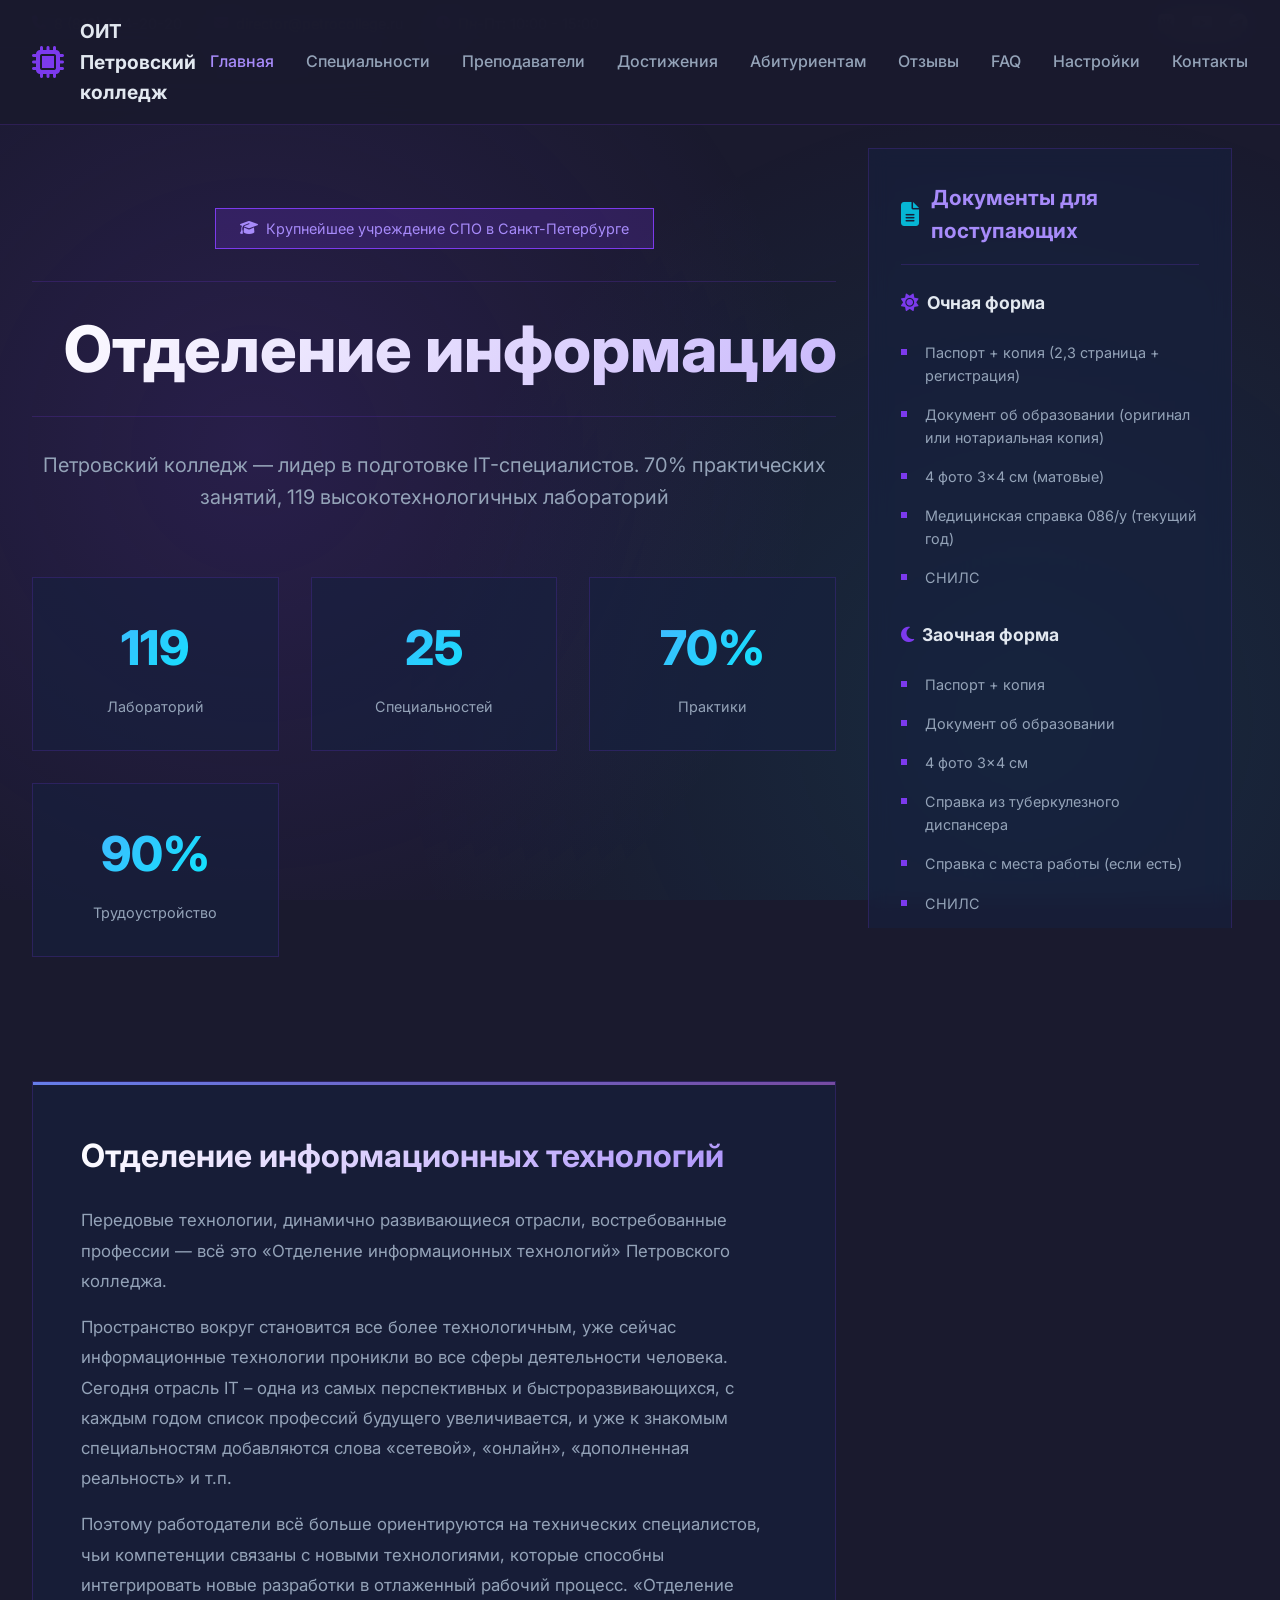
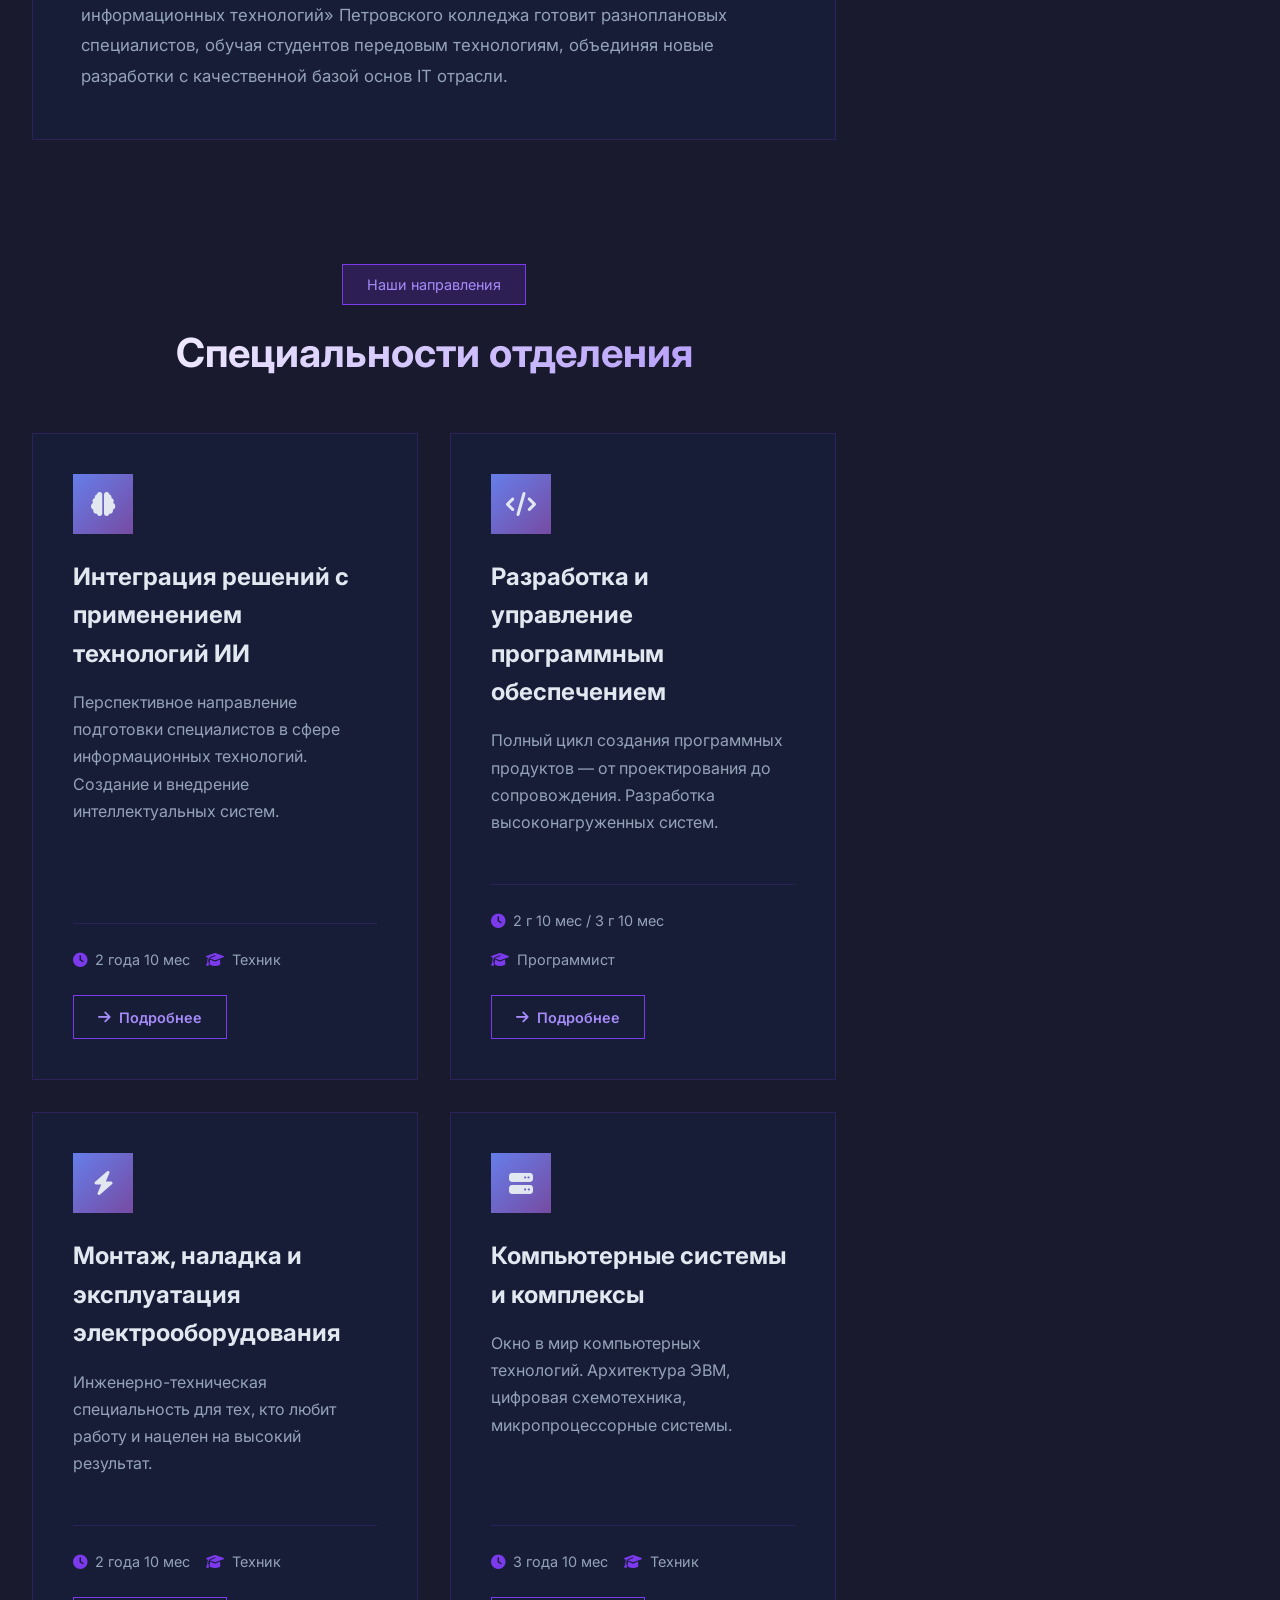
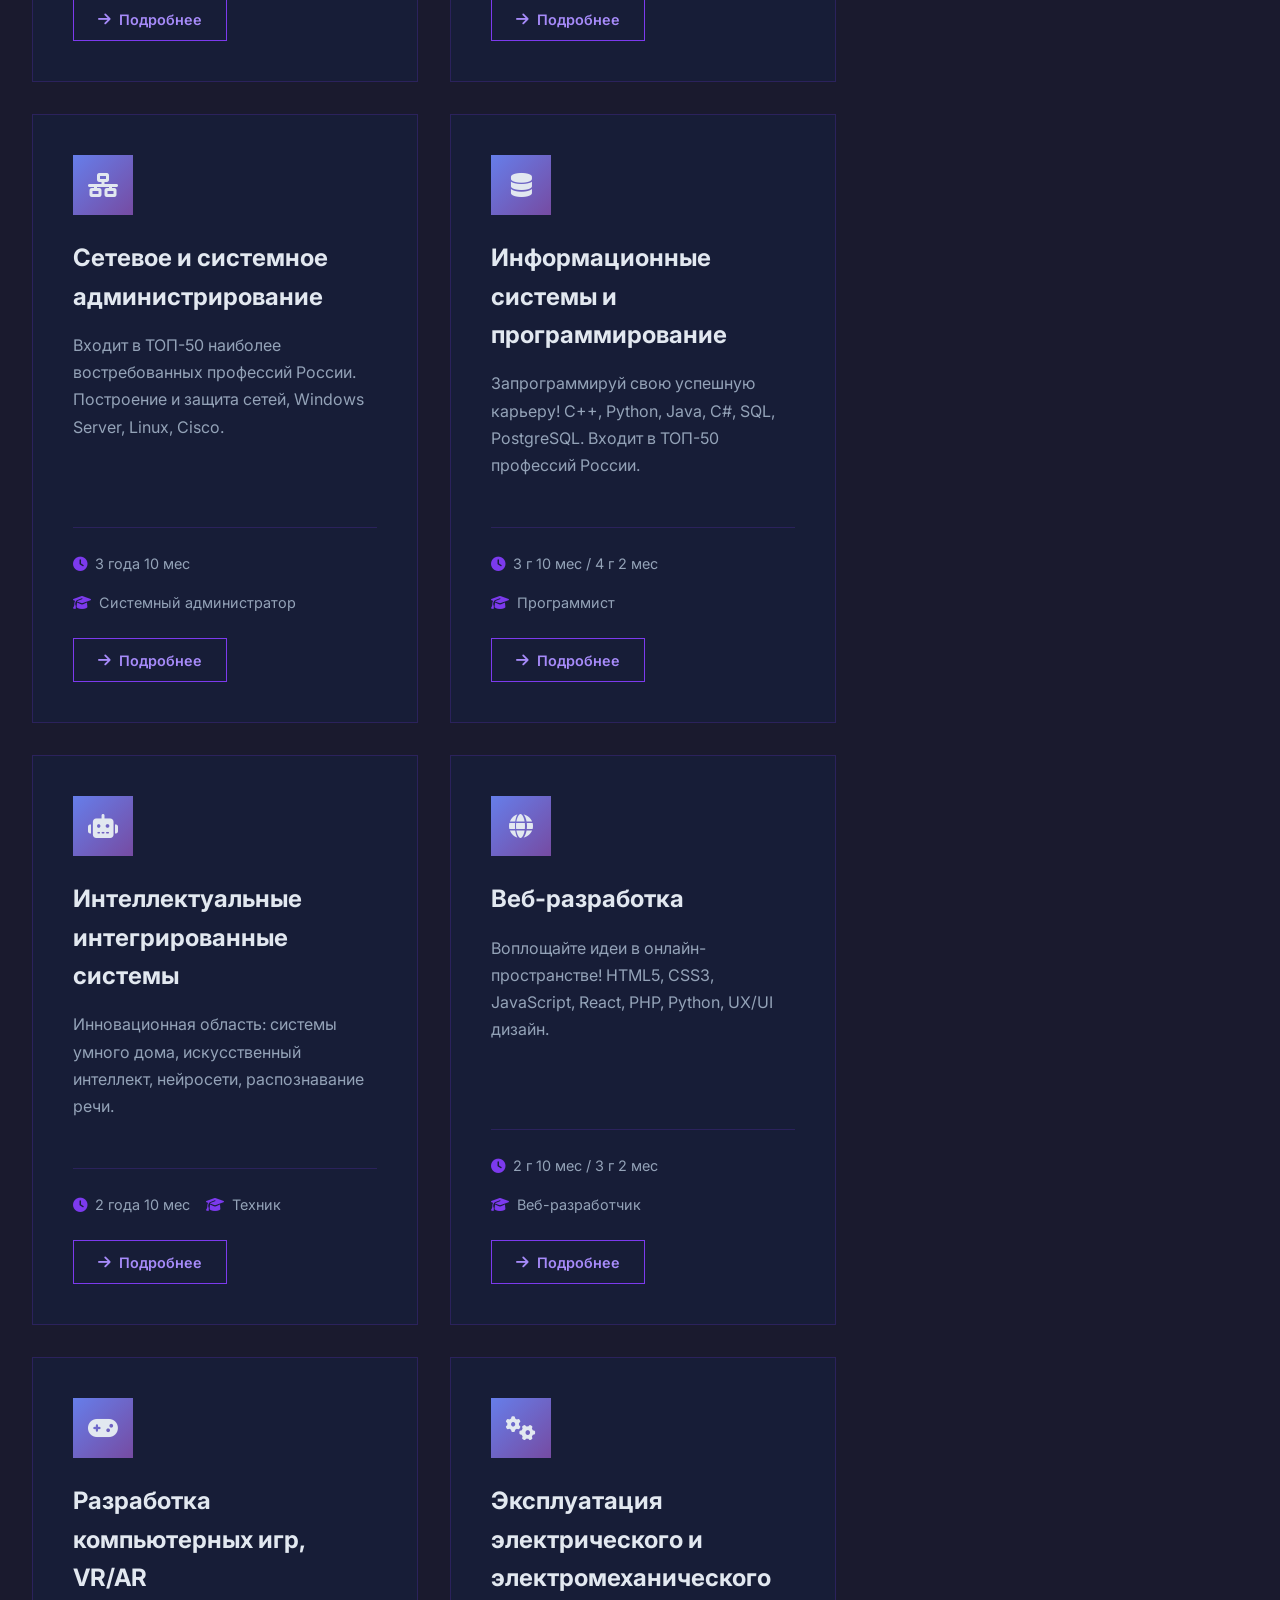
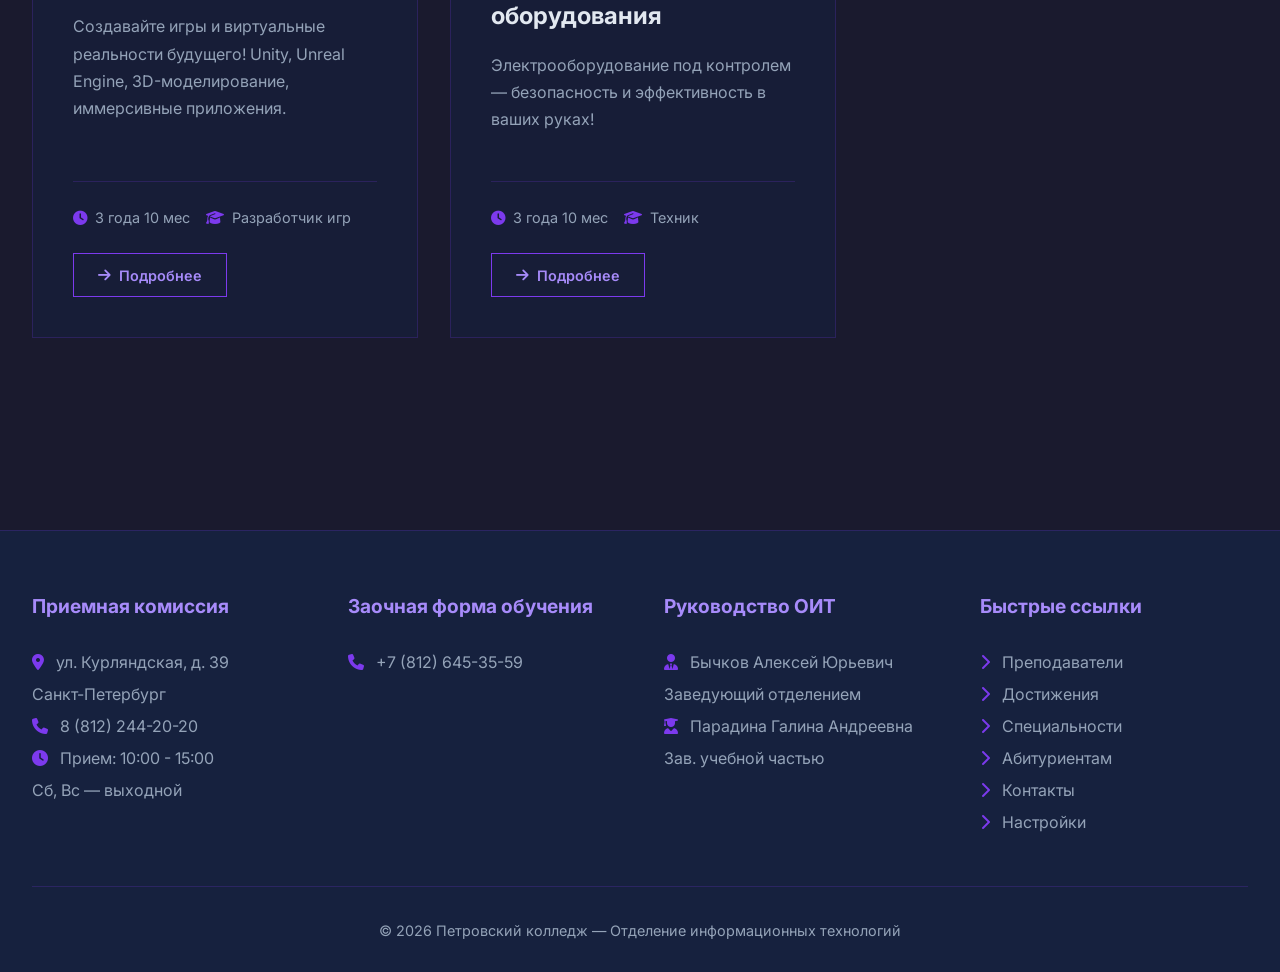
<file: index.html>
<!DOCTYPE html>
<html lang="ru">
<head>
    <meta charset="UTF-8">
    <meta name="viewport" content="width=device-width, initial-scale=1.0">
    <title>Отделение информационных технологий — Петровский колледж</title>
    <link href="https://fonts.googleapis.com/css2?family=Inter:wght@300;400;500;600;700;800&display=swap" rel="stylesheet">
    <link rel="stylesheet" href="https://cdnjs.cloudflare.com/ajax/libs/font-awesome/6.4.0/css/all.min.css">
    <style>
        * { margin: 0; padding: 0; box-sizing: border-box; }

        :root {
            --primary: #1a1a2e;
            --secondary: #16213e;
            --accent: #7c3aed;
            --accent-light: #a78bfa;
            --cyan: #06b6d4;
            --text: #e2e8f0;
            --text-muted: #94a3b8;
            --border: rgba(124, 58, 237, 0.2);
            --card-bg: rgba(22, 33, 62, 0.6);
            --gradient-1: linear-gradient(135deg, #667eea 0%, #764ba2 100%);
            --gradient-2: linear-gradient(135deg, #f093fb 0%, #f5576c 100%);
            --gradient-3: linear-gradient(135deg, #4facfe 0%, #00f2fe 100%);
        }

        body {
            font-family: 'Inter', sans-serif;
            background: var(--primary);
            color: var(--text);
            line-height: 1.6;
            overflow-x: hidden;
        }

        .bg-animation {
            position: fixed;
            top: 0; left: 0;
            width: 100%; height: 100%;
            z-index: -1;
            background: 
                radial-gradient(circle at 20% 50%, rgba(124, 58, 237, 0.15) 0%, transparent 50%),
                radial-gradient(circle at 80% 80%, rgba(6, 182, 212, 0.1) 0%, transparent 50%);
            pointer-events: none;
        }

        .top-bar {
            background: rgba(26, 26, 46, 0.98);
            border-bottom: 1px solid var(--border);
            padding: 0.75rem 0;
            font-size: 0.9rem;
        }

        .top-bar .nav-container {
            display: flex;
            justify-content: space-between;
            align-items: center;
            flex-wrap: wrap;
            gap: 1rem;
        }

        .top-bar-left {
            display: flex;
            gap: 2rem;
            align-items: center;
            flex-wrap: wrap;
        }

        .top-bar-right {
            display: flex;
            gap: 1rem;
        }

        .top-bar a {
            color: var(--text-muted);
            text-decoration: none;
            display: flex;
            align-items: center;
            gap: 0.5rem;
            transition: color 0.3s ease;
        }

        .top-bar a:hover {
            color: var(--accent-light);
        }

        .top-bar i.fa-phone,
        .top-bar i.fa-envelope,
        .top-bar i.fa-clock {
            color: var(--accent);
        }

        .top-bar-social a {
            font-size: 1.2rem;
        }

        .navbar {
            position: fixed;
            top: 0; width: 100%;
            background: rgba(26, 26, 46, 0.95);
            backdrop-filter: blur(20px);
            border-bottom: 1px solid var(--border);
            z-index: 1000;
            padding: 1rem 0;
        }

        .nav-container {
            max-width: 1400px;
            margin: 0 auto;
            padding: 0 2rem;
            display: flex;
            justify-content: space-between;
            align-items: center;
        }

        .nav-logo {
            display: flex;
            align-items: center;
            gap: 1rem;
            color: var(--text);
            text-decoration: none;
            font-weight: 700;
            font-size: 1.2rem;
        }

        .nav-logo i { color: var(--accent); font-size: 2rem; }

        .nav-links {
            display: flex;
            gap: 2rem;
            list-style: none;
            transition: all 0.3s ease;
        }

        .nav-links a {
            color: var(--text-muted);
            text-decoration: none;
            font-weight: 500;
            transition: all 0.3s ease;
            min-height: 44px;
            display: flex;
            align-items: center;
        }

        .nav-links a:hover, .nav-links a.active {
            color: var(--accent-light);
        }

        .mobile-menu-toggle {
            display: none;
            background: transparent;
            border: 1px solid var(--border);
            color: var(--text);
            width: 44px;
            height: 44px;
            cursor: pointer;
            font-size: 1.5rem;
            transition: all 0.3s ease;
            align-items: center;
            justify-content: center;
        }

        .mobile-menu-toggle:hover {
            border-color: var(--accent);
            color: var(--accent-light);
        }

        .main-layout {
            display: grid;
            grid-template-columns: 1fr 380px;
            gap: 2rem;
            max-width: 1400px;
            margin: 0 auto;
            padding: 100px 2rem 2rem;
        }

        .main-content {
            min-width: 0;
        }

        .sidebar {
            position: sticky;
            top: 100px;
            height: fit-content;
            max-height: calc(100vh - 120px);
            overflow-y: auto;
            padding-right: 1rem;
        }

        .sidebar::-webkit-scrollbar {
            width: 6px;
        }

        .sidebar::-webkit-scrollbar-track {
            background: var(--secondary);
        }

        .sidebar::-webkit-scrollbar-thumb {
            background: var(--accent);
        }

        .sidebar-section {
            background: var(--card-bg);
            border: 1px solid var(--border);
            padding: 2rem;
            margin-bottom: 2rem;
            backdrop-filter: blur(10px);
        }

        .sidebar-title {
            font-size: 1.3rem;
            color: var(--accent-light);
            margin-bottom: 1.5rem;
            display: flex;
            align-items: center;
            gap: 0.75rem;
            padding-bottom: 1rem;
            border-bottom: 1px solid var(--border);
        }

        .sidebar-title i {
            color: var(--cyan);
            font-size: 1.5rem;
        }

        .sidebar-subtitle {
            font-size: 1.1rem;
            color: var(--text);
            margin: 1.5rem 0 1rem;
            display: flex;
            align-items: center;
            gap: 0.5rem;
        }

        .sidebar-subtitle i {
            color: var(--accent);
        }

        .sidebar-list {
            list-style: none;
            margin-bottom: 1.5rem;
        }

        .sidebar-list li {
            padding: 0.5rem 0 0.5rem 1.5rem;
            position: relative;
            color: var(--text-muted);
            font-size: 0.9rem;
            line-height: 1.6;
        }

        .sidebar-list li::before {
            content: '';
            position: absolute;
            left: 0;
            top: 1rem;
            width: 6px;
            height: 6px;
            background: var(--accent);
        }

        .contact-card {
            background: rgba(124, 58, 237, 0.1);
            border-left: 3px solid var(--accent);
            padding: 1rem;
            margin-bottom: 1rem;
        }

        .contact-card h4 {
            color: var(--text);
            font-size: 1rem;
            margin-bottom: 0.5rem;
        }

        .contact-card p {
            color: var(--text-muted);
            font-size: 0.85rem;
            line-height: 1.6;
            margin-bottom: 0.25rem;
        }

        .contact-card a {
            color: var(--cyan);
            text-decoration: none;
            transition: color 0.3s ease;
        }

        .contact-card a:hover {
            color: var(--accent-light);
        }

        .hero {
            min-height: 80vh;
            display: flex;
            align-items: center;
            justify-content: center;
            padding: 60px 0;
            position: relative;
            overflow: hidden;
        }

        .hero-content {
            max-width: 100%;
            text-align: center;
        }

        .hero-badge {
            display: inline-flex;
            align-items: center;
            gap: 0.5rem;
            background: rgba(124, 58, 237, 0.2);
            border: 1px solid var(--accent);
            padding: 0.5rem 1.5rem;
            color: var(--accent-light);
            font-size: 0.9rem;
            margin-bottom: 2rem;
            animation: fadeInDown 0.8s ease;
        }

        .scrolling-text-container {
            width: 100%;
            overflow: hidden;
            margin-bottom: 2rem;
            border-top: 1px solid var(--border);
            border-bottom: 1px solid var(--border);
            padding: 1rem 0;
        }

        .scrolling-text {
            display: inline-flex;
            white-space: nowrap;
            animation: scrollText 15s linear infinite;
        }

        .scrolling-text span {
            font-size: 4rem;
            font-weight: 800;
            background: linear-gradient(135deg, #fff 0%, var(--accent-light) 100%);
            -webkit-background-clip: text;
            -webkit-text-fill-color: transparent;
            background-clip: text;
            padding: 0 2rem;
            flex-shrink: 0;
        }

        @keyframes scrollText {
            0% { transform: translateX(0); }
            100% { transform: translateX(-50%); }
        }

        @keyframes fadeInDown {
            from { opacity: 0; transform: translateY(-30px); }
            to { opacity: 1; transform: translateY(0); }
        }

        @keyframes fadeInUp {
            from { opacity: 0; transform: translateY(30px); }
            to { opacity: 1; transform: translateY(0); }
        }

        .hero-subtitle {
            font-size: 1.25rem;
            color: var(--text-muted);
            margin: 0 auto 3rem;
            max-width: 800px;
            animation: fadeInUp 0.8s ease 0.2s both;
        }

        .hero-stats {
            display: grid;
            grid-template-columns: repeat(auto-fit, minmax(200px, 1fr));
            gap: 2rem;
            margin: 4rem 0;
            animation: fadeInUp 0.8s ease 0.4s both;
        }

        .stat-card {
            background: var(--card-bg);
            border: 1px solid var(--border);
            padding: 2rem;
            backdrop-filter: blur(10px);
            transition: all 0.3s ease;
        }

        .stat-card:hover {
            transform: translateY(-5px);
            border-color: var(--accent);
            box-shadow: 0 20px 40px rgba(124, 58, 237, 0.2);
        }

        .stat-number {
            font-size: 3rem;
            font-weight: 800;
            background: var(--gradient-3);
            -webkit-background-clip: text;
            -webkit-text-fill-color: transparent;
            display: block;
        }

        .stat-label {
            color: var(--text-muted);
            font-size: 0.9rem;
            margin-top: 0.5rem;
        }

        .about-section {
            background: var(--card-bg);
            border: 1px solid var(--border);
            padding: 3rem;
            margin-bottom: 4rem;
            backdrop-filter: blur(10px);
            position: relative;
            overflow: hidden;
        }

        .about-section::before {
            content: '';
            position: absolute;
            top: 0;
            left: 0;
            width: 100%;
            height: 3px;
            background: var(--gradient-1);
        }

        .about-title {
            font-size: 2rem;
            margin-bottom: 1.5rem;
            background: linear-gradient(135deg, #fff 0%, var(--accent-light) 100%);
            -webkit-background-clip: text;
            -webkit-text-fill-color: transparent;
            background-clip: text;
        }

        .about-text {
            color: var(--text-muted);
            line-height: 1.8;
            font-size: 1.05rem;
        }

        .about-text p {
            margin-bottom: 1rem;
        }

        .about-text p:last-child {
            margin-bottom: 0;
        }

        section {
            padding: 60px 0;
        }

        .section-header {
            text-align: center;
            margin-bottom: 3rem;
        }

        .section-tag {
            display: inline-block;
            background: rgba(124, 58, 237, 0.2);
            border: 1px solid var(--accent);
            padding: 0.5rem 1.5rem;
            color: var(--accent-light);
            font-size: 0.9rem;
            margin-bottom: 1rem;
        }

        .section-title {
            font-size: 2.5rem;
            font-weight: 700;
            margin-bottom: 1rem;
            background: linear-gradient(135deg, #fff 0%, var(--accent-light) 100%);
            -webkit-background-clip: text;
            -webkit-text-fill-color: transparent;
            background-clip: text;
        }

        .specialties-grid {
            display: grid;
            grid-template-columns: repeat(auto-fit, minmax(350px, 1fr));
            gap: 2rem;
        }

        .specialty-card {
            background: var(--card-bg);
            border: 1px solid var(--border);
            padding: 2.5rem;
            backdrop-filter: blur(10px);
            transition: all 0.3s ease;
            position: relative;
            display: flex;
            flex-direction: column;
        }

        .specialty-card::before {
            content: '';
            position: absolute;
            top: 0;
            left: 0;
            width: 100%;
            height: 3px;
            background: var(--gradient-1);
            transform: scaleX(0);
            transition: transform 0.3s ease;
        }

        .specialty-card:hover::before {
            transform: scaleX(1);
        }

        .specialty-card:hover {
            transform: translateY(-5px);
            border-color: var(--accent);
            box-shadow: 0 20px 40px rgba(124, 58, 237, 0.2);
        }

        .specialty-icon {
            width: 60px;
            height: 60px;
            background: var(--gradient-1);
            display: flex;
            align-items: center;
            justify-content: center;
            margin-bottom: 1.5rem;
            font-size: 1.5rem;
        }

        .specialty-card h3 {
            font-size: 1.5rem;
            margin-bottom: 1rem;
            color: var(--text);
        }

        .specialty-card p {
            color: var(--text-muted);
            margin-bottom: 1.5rem;
            line-height: 1.7;
            flex-grow: 1;
        }

        .specialty-meta {
            display: flex;
            flex-wrap: wrap;
            gap: 1rem;
            margin-top: 1.5rem;
            padding-top: 1.5rem;
            border-top: 1px solid var(--border);
        }

        .meta-item {
            display: flex;
            align-items: center;
            gap: 0.5rem;
            color: var(--text-muted);
            font-size: 0.9rem;
        }

        .meta-item i {
            color: var(--accent);
        }

        .btn-details {
            margin-top: 1.5rem;
            padding: 0.75rem 1.5rem;
            background: transparent;
            border: 1px solid var(--accent);
            color: var(--accent-light);
            cursor: pointer;
            font-weight: 600;
            font-size: 0.9rem;
            transition: all 0.3s ease;
            display: inline-flex;
            align-items: center;
            gap: 0.5rem;
            align-self: flex-start;
            font-family: 'Inter', sans-serif;
            min-height: 44px;
        }

        .btn-details:hover {
            background: var(--accent);
            color: white;
            transform: translateX(5px);
        }

        .modal-overlay {
            position: fixed;
            top: 0; left: 0;
            width: 100%; height: 100%;
            background: rgba(0, 0, 0, 0.85);
            backdrop-filter: blur(10px);
            z-index: 2000;
            display: none;
            align-items: center;
            justify-content: center;
            padding: 2rem;
            opacity: 0;
            transition: opacity 0.3s ease;
        }

        .modal-overlay.active {
            display: flex;
            opacity: 1;
        }

        .modal {
            background: var(--secondary);
            border: 1px solid var(--accent);
            max-width: 900px;
            width: 100%;
            max-height: 90vh;
            overflow-y: auto;
            position: relative;
            transform: scale(0.9);
            transition: transform 0.3s ease;
        }

        .modal-overlay.active .modal {
            transform: scale(1);
        }

        .modal-header {
            background: var(--gradient-1);
            padding: 2.5rem;
            position: sticky;
            top: 0;
            z-index: 10;
        }

        .modal-header h2 {
            font-size: 1.8rem;
            color: white;
            margin-bottom: 0.5rem;
            padding-right: 3rem;
        }

        .modal-header .specialty-code {
            color: rgba(255, 255, 255, 0.9);
            font-size: 0.95rem;
        }

        .modal-close {
            position: absolute;
            top: 1.5rem;
            right: 1.5rem;
            background: rgba(255, 255, 255, 0.2);
            border: none;
            color: white;
            width: 40px; height: 40px;
            cursor: pointer;
            font-size: 1.2rem;
            display: flex;
            align-items: center;
            justify-content: center;
            transition: all 0.3s ease;
        }

        .modal-close:hover {
            background: rgba(255, 255, 255, 0.3);
            transform: rotate(90deg);
        }

        .modal-body {
            padding: 2.5rem;
        }

        .modal-intro {
            color: var(--text-muted);
            font-size: 1.05rem;
            line-height: 1.8;
            margin-bottom: 2.5rem;
            padding-bottom: 2rem;
            border-bottom: 1px solid var(--border);
        }

        .activity-section {
            margin-bottom: 2.5rem;
        }

        .activity-section h3 {
            color: var(--accent-light);
            font-size: 1.3rem;
            margin-bottom: 1rem;
            display: flex;
            align-items: center;
            gap: 0.75rem;
        }

        .activity-section h3 i {
            color: var(--cyan);
        }

        .activity-section p {
            color: var(--text-muted);
            line-height: 1.8;
            margin-bottom: 1rem;
        }

        .modal-footer {
            padding: 2rem 2.5rem;
            background: rgba(124, 58, 237, 0.1);
            border-top: 1px solid var(--border);
            display: flex;
            justify-content: space-between;
            align-items: center;
            flex-wrap: wrap;
            gap: 1rem;
        }

        .footer-info {
            display: flex;
            gap: 2rem;
            flex-wrap: wrap;
        }

        .footer-info-item {
            display: flex;
            align-items: center;
            gap: 0.5rem;
            color: var(--text-muted);
        }

        .footer-info-item i {
            color: var(--accent);
        }

        .btn-primary {
            padding: 0.75rem 1.5rem;
            background: var(--gradient-1);
            color: white;
            text-decoration: none;
            font-weight: 600;
            border: none;
            cursor: pointer;
            display: inline-flex;
            align-items: center;
            gap: 0.5rem;
            transition: all 0.3s ease;
            font-family: 'Inter', sans-serif;
        }

        .btn-primary:hover {
            transform: translateY(-3px);
            box-shadow: 0 10px 30px rgba(102, 126, 234, 0.4);
        }

        .feature-list {
            list-style: none;
            padding: 0;
        }

        .feature-list li {
            padding: 0.75rem 0 0.75rem 2rem;
            position: relative;
            color: var(--text-muted);
            line-height: 1.7;
            border-bottom: 1px solid rgba(124, 58, 237, 0.1);
        }

        .feature-list li:last-child {
            border-bottom: none;
        }

        .career-list {
            list-style: none;
            padding: 0;
            display: grid;
            grid-template-columns: repeat(auto-fit, minmax(250px, 1fr));
            gap: 0.75rem;
            margin-top: 1rem;
        }

        .career-list li {
            padding: 0.75rem 1rem 0.75rem 2.5rem;
            position: relative;
            background: rgba(124, 58, 237, 0.1);
            border-left: 3px solid var(--accent);
            color: var(--text);
        }

        .highlight-box {
            background: rgba(6, 182, 212, 0.1);
            border-left: 3px solid var(--cyan);
            padding: 1.5rem;
            margin: 1.5rem 0;
        }

        .highlight-box h4 {
            color: var(--cyan);
            margin-bottom: 0.75rem;
            font-size: 1.1rem;
        }

        .highlight-box p {
            color: var(--text-muted);
            line-height: 1.7;
        }

        .contact-footer {
            background: var(--secondary);
            border-top: 1px solid var(--border);
            padding: 60px 2rem 30px;
            margin-top: 100px;
        }

        .footer-content {
            max-width: 1400px;
            margin: 0 auto;
            display: grid;
            grid-template-columns: repeat(auto-fit, minmax(250px, 1fr));
            gap: 3rem;
            margin-bottom: 3rem;
        }

        .footer-section h4 {
            color: var(--accent-light);
            margin-bottom: 1.5rem;
            font-size: 1.2rem;
        }

        .footer-section p,
        .footer-section a {
            color: var(--text-muted);
            text-decoration: none;
            line-height: 2;
            transition: color 0.3s ease;
        }

        .footer-section a:hover {
            color: var(--accent);
        }

        .footer-section i {
            margin-right: 0.5rem;
            color: var(--accent);
        }

        .footer-bottom {
            max-width: 1400px;
            margin: 0 auto;
            padding-top: 2rem;
            border-top: 1px solid var(--border);
            text-align: center;
            color: var(--text-muted);
            font-size: 0.9rem;
        }

        @media (max-width: 1200px) {
            .main-layout {
                grid-template-columns: 1fr;
            }
            
            .sidebar {
                position: static;
                max-height: none;
            }
        }

        @media (max-width: 768px) {
            .scrolling-text span { font-size: 2rem; }
            .specialties-grid { grid-template-columns: 1fr; }
            .modal { margin: 1rem; max-height: 95vh; }
            .about-section { padding: 2rem; }
            
            .mobile-menu-toggle {
                display: flex;
            }
            
            .nav-links {
                display: none;
                position: absolute;
                top: 100%;
                left: 0;
                right: 0;
                background: var(--secondary);
                flex-direction: column;
                padding: 1rem 2rem;
                border-bottom: 1px solid var(--border);
                box-shadow: 0 10px 30px rgba(0, 0, 0, 0.3);
            }
            
            .nav-links.active {
                display: flex;
            }
            
            .nav-links li {
                width: 100%;
            }
            
            .nav-links a {
                width: 100%;
                padding: 0.75rem 0;
            }
            
            .top-bar .nav-container {
                flex-direction: column;
                gap: 1rem;
            }
            
            .top-bar-left {
                flex-direction: column;
                gap: 0.75rem;
                align-items: flex-start;
            }
            
            button, a, .btn-details {
                touch-action: manipulation;
                -webkit-tap-highlight-color: rgba(124, 58, 237, 0.3);
            }
        }
    </style>
</head>
<body>
    <div class="bg-animation"></div>

    <div class="top-bar">
        <div class="nav-container">
            <div class="top-bar-left">
                <a href="tel:88122442020">
                    <i class="fas fa-phone"></i>
                    <span>8 (812) 244-20-20</span>
                </a>
                <a href="mailto:director@petrocollege.ru">
                    <i class="fas fa-envelope"></i>
                    <span>director@petrocollege.ru</span>
                </a>
                <div style="color: var(--text-muted); display: flex; align-items: center; gap: 0.5rem;">
                    <i class="fas fa-clock"></i>
                    <span>Пн-Пт: 10:00 - 15:00</span>
                </div>
            </div>
            
            <div class="top-bar-right top-bar-social">
                <a href="https://vk.com/petrocollege_spb" target="_blank" title="ВКонтакте">
                    <i class="fab fa-vk"></i>
                </a>
                <a href="https://www.youtube.com/channel/UCbCgD2jMRWo3mC8QXcbJLuw" target="_blank" title="YouTube">
                    <i class="fab fa-youtube"></i>
                </a>
                <a href="https://telegram.org" target="_blank" title="Telegram">
                    <i class="fab fa-telegram"></i>
                </a>
            </div>
        </div>
    </div>

    <nav class="navbar">
        <div class="nav-container">
            <a href="index.html" class="nav-logo">
                <i class="fas fa-microchip"></i>
                <span>ОИТ Петровский колледж</span>
            </a>
            
            <button class="mobile-menu-toggle" onclick="toggleMobileMenu()" aria-label="Открыть меню">
                <i class="fas fa-bars" id="menu-icon"></i>
            </button>
            
            <ul class="nav-links" id="nav-links">
                <li><a href="index.html" class="active">Главная</a></li>
                <li><a href="#specialties">Специальности</a></li>
                <li><a href="teachers.html">Преподаватели</a></li>
                <li><a href="achievements.html">Достижения</a></li>
                <li><a href="applicants.html">Абитуриентам</a></li>
                <li><a href="reviews.html">Отзывы</a></li>
                <li><a href="faq.html">FAQ</a></li>
                <li><a href="accessibility.html">Настройки</a></li>
                <li><a href="#contacts">Контакты</a></li>
            </ul>
        </div>
    </nav>

    <div class="main-layout">
        <div class="main-content">
            <section class="hero">
                <div class="hero-content">
                    <div class="hero-badge">
                        <i class="fas fa-graduation-cap"></i>
                        Крупнейшее учреждение СПО в Санкт-Петербурге
                    </div>
                    
                    <div class="scrolling-text-container">
                        <div class="scrolling-text">
                            <span>Отделение информационных технологий</span>
                            <span>Отделение информационных технологий</span>
                            <span>Отделение информационных технологий</span>
                            <span>Отделение информационных технологий</span>
                        </div>
                    </div>

                    <p class="hero-subtitle">
                        Петровский колледж — лидер в подготовке IT-специалистов. 
                        70% практических занятий, 119 высокотехнологичных лабораторий
                    </p>
                    
                    <div class="hero-stats">
                        <div class="stat-card">
                            <span class="stat-number">119</span>
                            <div class="stat-label">Лабораторий</div>
                        </div>
                        <div class="stat-card">
                            <span class="stat-number">25</span>
                            <div class="stat-label">Специальностей</div>
                        </div>
                        <div class="stat-card">
                            <span class="stat-number">70%</span>
                            <div class="stat-label">Практики</div>
                        </div>
                        <div class="stat-card">
                            <span class="stat-number">90%</span>
                            <div class="stat-label">Трудоустройство</div>
                        </div>
                    </div>
                </div>
            </section>

            <section class="about-section">
                <h2 class="about-title">Отделение информационных технологий</h2>
                <div class="about-text">
                    <p>
                        Передовые технологии, динамично развивающиеся отрасли, востребованные профессии — всё это «Отделение информационных технологий» Петровского колледжа.
                    </p>
                    <p>
                        Пространство вокруг становится все более технологичным, уже сейчас информационные технологии проникли во все сферы деятельности человека. Сегодня отрасль IT – одна из самых перспективных и быстроразвивающихся, с каждым годом список профессий будущего увеличивается, и уже к знакомым специальностям добавляются слова «сетевой», «онлайн», «дополненная реальность» и т.п.
                    </p>
                    <p>
                        Поэтому работодатели всё больше ориентируются на технических специалистов, чьи компетенции связаны с новыми технологиями, которые способны интегрировать новые разработки в отлаженный рабочий процесс. «Отделение информационных технологий» Петровского колледжа готовит разноплановых специалистов, обучая студентов передовым технологиям, объединяя новые разработки с качественной базой основ IT отрасли.
                    </p>
                </div>
            </section>

            <section id="specialties">
                <div class="section-header">
                    <div class="section-tag">Наши направления</div>
                    <h2 class="section-title">Специальности отделения</h2>
                </div>

                <div class="specialties-grid">
                    <div class="specialty-card">
                        <div class="specialty-icon"><i class="fas fa-brain"></i></div>
                        <h3>Интеграция решений с применением технологий ИИ</h3>
                        <p>Перспективное направление подготовки специалистов в сфере информационных технологий. Создание и внедрение интеллектуальных систем.</p>
                        <div class="specialty-meta">
                            <div class="meta-item"><i class="fas fa-clock"></i><span>2 года 10 мес</span></div>
                            <div class="meta-item"><i class="fas fa-graduation-cap"></i><span>Техник</span></div>
                        </div>
                        <button class="btn-details" onclick="openModal('modal-ai')">
                            <i class="fas fa-arrow-right"></i> Подробнее
                        </button>
                    </div>

                    <div class="specialty-card">
                        <div class="specialty-icon"><i class="fas fa-code"></i></div>
                        <h3>Разработка и управление программным обеспечением</h3>
                        <p>Полный цикл создания программных продуктов — от проектирования до сопровождения. Разработка высоконагруженных систем.</p>
                        <div class="specialty-meta">
                            <div class="meta-item"><i class="fas fa-clock"></i><span>2 г 10 мес / 3 г 10 мес</span></div>
                            <div class="meta-item"><i class="fas fa-graduation-cap"></i><span>Программист</span></div>
                        </div>
                        <button class="btn-details" onclick="openModal('modal-software')">
                            <i class="fas fa-arrow-right"></i> Подробнее
                        </button>
                    </div>

                    <div class="specialty-card">
                        <div class="specialty-icon"><i class="fas fa-bolt"></i></div>
                        <h3>Монтаж, наладка и эксплуатация электрооборудования</h3>
                        <p>Инженерно-техническая специальность для тех, кто любит работу и нацелен на высокий результат.</p>
                        <div class="specialty-meta">
                            <div class="meta-item"><i class="fas fa-clock"></i><span>2 года 10 мес</span></div>
                            <div class="meta-item"><i class="fas fa-graduation-cap"></i><span>Техник</span></div>
                        </div>
                        <button class="btn-details" onclick="openModal('modal-electrical')">
                            <i class="fas fa-arrow-right"></i> Подробнее
                        </button>
                    </div>

                    <div class="specialty-card">
                        <div class="specialty-icon"><i class="fas fa-server"></i></div>
                        <h3>Компьютерные системы и комплексы</h3>
                        <p>Окно в мир компьютерных технологий. Архитектура ЭВМ, цифровая схемотехника, микропроцессорные системы.</p>
                        <div class="specialty-meta">
                            <div class="meta-item"><i class="fas fa-clock"></i><span>3 года 10 мес</span></div>
                            <div class="meta-item"><i class="fas fa-graduation-cap"></i><span>Техник</span></div>
                        </div>
                        <button class="btn-details" onclick="openModal('modal-computer')">
                            <i class="fas fa-arrow-right"></i> Подробнее
                        </button>
                    </div>

                    <div class="specialty-card">
                        <div class="specialty-icon"><i class="fas fa-network-wired"></i></div>
                        <h3>Сетевое и системное администрирование</h3>
                        <p>Входит в ТОП-50 наиболее востребованных профессий России. Построение и защита сетей, Windows Server, Linux, Cisco.</p>
                        <div class="specialty-meta">
                            <div class="meta-item"><i class="fas fa-clock"></i><span>3 года 10 мес</span></div>
                            <div class="meta-item"><i class="fas fa-graduation-cap"></i><span>Системный администратор</span></div>
                        </div>
                        <button class="btn-details" onclick="openModal('modal-network')">
                            <i class="fas fa-arrow-right"></i> Подробнее
                        </button>
                    </div>

                    <div class="specialty-card">
                        <div class="specialty-icon"><i class="fas fa-database"></i></div>
                        <h3>Информационные системы и программирование</h3>
                        <p>Запрограммируй свою успешную карьеру! C++, Python, Java, C#, SQL, PostgreSQL. Входит в ТОП-50 профессий России.</p>
                        <div class="specialty-meta">
                            <div class="meta-item"><i class="fas fa-clock"></i><span>3 г 10 мес / 4 г 2 мес</span></div>
                            <div class="meta-item"><i class="fas fa-graduation-cap"></i><span>Программист</span></div>
                        </div>
                        <button class="btn-details" onclick="openModal('modal-info')">
                            <i class="fas fa-arrow-right"></i> Подробнее
                        </button>
                    </div>

                    <div class="specialty-card">
                        <div class="specialty-icon"><i class="fas fa-robot"></i></div>
                        <h3>Интеллектуальные интегрированные системы</h3>
                        <p>Инновационная область: системы умного дома, искусственный интеллект, нейросети, распознавание речи.</p>
                        <div class="specialty-meta">
                            <div class="meta-item"><i class="fas fa-clock"></i><span>2 года 10 мес</span></div>
                            <div class="meta-item"><i class="fas fa-graduation-cap"></i><span>Техник</span></div>
                        </div>
                        <button class="btn-details" onclick="openModal('modal-intelligent')">
                            <i class="fas fa-arrow-right"></i> Подробнее
                        </button>
                    </div>

                    <div class="specialty-card">
                        <div class="specialty-icon"><i class="fas fa-globe"></i></div>
                        <h3>Веб-разработка</h3>
                        <p>Воплощайте идеи в онлайн-пространстве! HTML5, CSS3, JavaScript, React, PHP, Python, UX/UI дизайн.</p>
                        <div class="specialty-meta">
                            <div class="meta-item"><i class="fas fa-clock"></i><span>2 г 10 мес / 3 г 2 мес</span></div>
                            <div class="meta-item"><i class="fas fa-graduation-cap"></i><span>Веб-разработчик</span></div>
                        </div>
                        <button class="btn-details" onclick="openModal('modal-web')">
                            <i class="fas fa-arrow-right"></i> Подробнее
                        </button>
                    </div>

                    <div class="specialty-card">
                        <div class="specialty-icon"><i class="fas fa-gamepad"></i></div>
                        <h3>Разработка компьютерных игр, VR/AR</h3>
                        <p>Создавайте игры и виртуальные реальности будущего! Unity, Unreal Engine, 3D-моделирование, иммерсивные приложения.</p>
                        <div class="specialty-meta">
                            <div class="meta-item"><i class="fas fa-clock"></i><span>3 года 10 мес</span></div>
                            <div class="meta-item"><i class="fas fa-graduation-cap"></i><span>Разработчик игр</span></div>
                        </div>
                        <button class="btn-details" onclick="openModal('modal-game')">
                            <i class="fas fa-arrow-right"></i> Подробнее
                        </button>
                    </div>

                    <div class="specialty-card">
                        <div class="specialty-icon"><i class="fas fa-cogs"></i></div>
                        <h3>Эксплуатация электрического и электромеханического оборудования</h3>
                        <p>Электрооборудование под контролем — безопасность и эффективность в ваших руках!</p>
                        <div class="specialty-meta">
                            <div class="meta-item"><i class="fas fa-clock"></i><span>3 года 10 мес</span></div>
                            <div class="meta-item"><i class="fas fa-graduation-cap"></i><span>Техник</span></div>
                        </div>
                        <button class="btn-details" onclick="openModal('modal-electro-mech')">
                            <i class="fas fa-arrow-right"></i> Подробнее
                        </button>
                    </div>
                </div>
            </section>
        </div>

        <aside class="sidebar">
            <div class="sidebar-section">
                <h3 class="sidebar-title"><i class="fas fa-file-alt"></i> Документы для поступающих</h3>
                
                <h4 class="sidebar-subtitle"><i class="fas fa-sun"></i> Очная форма</h4>
                <ul class="sidebar-list">
                    <li>Паспорт + копия (2,3 страница + регистрация)</li>
                    <li>Документ об образовании (оригинал или нотариальная копия)</li>
                    <li>4 фото 3×4 см (матовые)</li>
                    <li>Медицинская справка 086/у (текущий год)</li>
                    <li>СНИЛС</li>
                </ul>

                <h4 class="sidebar-subtitle"><i class="fas fa-moon"></i> Заочная форма</h4>
                <ul class="sidebar-list">
                    <li>Паспорт + копия</li>
                    <li>Документ об образовании</li>
                    <li>4 фото 3×4 см</li>
                    <li>Справка из туберкулезного диспансера</li>
                    <li>Справка с места работы (если есть)</li>
                    <li>СНИЛС</li>
                </ul>

                <h4 class="sidebar-subtitle"><i class="fas fa-passport"></i> Иностранные граждане</h4>
                <ul class="sidebar-list">
                    <li>Паспорт + нотариальный перевод</li>
                    <li>Документ об образовании + перевод</li>
                    <li>Миграционная карта + копия</li>
                    <li>Уведомление о миграционном учете</li>
                    <li>4 фото 3×4 см</li>
                    <li>Мед. справка 086-у, прививки, флюорография</li>
                </ul>
            </div>

            <div class="sidebar-section" id="contacts">
                <h3 class="sidebar-title"><i class="fas fa-address-book"></i> Контакты ОИТ</h3>
                
                <div class="contact-card">
                    <h4>Бычков Алексей Юрьевич</h4>
                    <p><strong>Заведующий отделением</strong></p>
                    <p><i class="fas fa-map-marker-alt"></i> Учебный корпус № 4, ул. Швецова, д. 22, кабинет 310а</p>
                    <p><i class="fas fa-phone"></i> <a href="tel:88126454037">8 (812) 645-40-37</a></p>
                </div>

                <div class="contact-card">
                    <h4>Парадина Галина Андреевна</h4>
                    <p><strong>Заведующий учебной частью</strong></p>
                    <p><i class="fas fa-map-marker-alt"></i> Учебный корпус № 4, ул. Швецова, д. 22, кабинет 203</p>
                    <p><i class="fas fa-phone"></i> <a href="tel:88126454037">8 (812) 645-40-37</a></p>
                </div>

                <div class="contact-card">
                    <h4>Приемная комиссия</h4>
                    <p><i class="fas fa-map-marker-alt"></i> ул. Курляндская, д. 39</p>
                    <p><i class="fas fa-phone"></i> <a href="tel:88122442020">8 (812) 244-20-20</a></p>
                    <p><i class="fas fa-clock"></i> Прием: 10:00 - 15:00</p>
                    <p>Сб, Вс — выходной</p>
                </div>
            </div>
        </aside>
    </div>

    <!-- Модальное окно 1: ИИ -->
    <div class="modal-overlay" id="modal-ai" onclick="closeModalOnOverlay(event, 'modal-ai')">
        <div class="modal" onclick="event.stopPropagation()">
            <div class="modal-header">
                <h2>Интеграция решений с применением технологий ИИ</h2>
                <div class="specialty-code">Код специальности: 09.02.13</div>
                <button class="modal-close" onclick="closeModal('modal-ai')"><i class="fas fa-times"></i></button>
            </div>
            <div class="modal-body">
                <div class="modal-intro">
                    Интеграция решений с применением технологий искусственного интеллекта является перспективным направлением подготовки специалистов в сфере информационных технологий.
                </div>
                <div class="activity-section">
                    <h3><i class="fas fa-code"></i> Разработка кода для обучения ИИ</h3>
                    <p>Данный вид деятельности направлен на создание программного обеспечения, реализующего алгоритмы искусственного интеллекта.</p>
                </div>
                <div class="activity-section">
                    <h3><i class="fas fa-database"></i> Администрирование баз данных</h3>
                    <p>Деятельность по администрированию баз данных включает в себя комплекс работ по организации хранения и управления информацией.</p>
                </div>
                <div class="activity-section">
                    <h3><i class="fas fa-brain"></i> Обучение готовых моделей ИИ</h3>
                    <p>Этот вид деятельности предполагает работу с существующими моделями искусственного интеллекта с целью их настройки для решения конкретных прикладных задач.</p>
                </div>
                <div class="highlight-box">
                    <h4><i class="fas fa-graduation-cap"></i> Квалификация выпускника</h4>
                    <p>Освоение указанных видов деятельности позволяет выпускникам специальности 09.02.13 осуществлять профессиональную деятельность, связанную с созданием и внедрением современных информационных систем.</p>
                </div>
            </div>
            <div class="modal-footer">
                <div class="footer-info">
                    <div class="footer-info-item"><i class="fas fa-clock"></i><span>2 года 10 месяцев</span></div>
                    <div class="footer-info-item"><i class="fas fa-graduation-cap"></i><span>Квалификация: Техник</span></div>
                </div>
                <a href="apply.html" class="btn-primary">
    <i class="fas fa-paper-plane"></i> Подать документы
</a>
            </div>
        </div>
    </div>

    <!-- Модальное окно 2: Программное обеспечение -->
    <div class="modal-overlay" id="modal-software" onclick="closeModalOnOverlay(event, 'modal-software')">
        <div class="modal" onclick="event.stopPropagation()">
            <div class="modal-header">
                <h2>Разработка и управление программным обеспечением</h2>
                <div class="specialty-code">Код специальности: 09.02.11</div>
                <button class="modal-close" onclick="closeModal('modal-software')"><i class="fas fa-times"></i></button>
            </div>
            <div class="modal-body">
                <div class="modal-intro">
                    Специальность 09.02.11 «Разработка и управление программным обеспечением» является одним из ключевых направлений подготовки в сфере информационных технологий.
                </div>
                <div class="activity-section">
                    <h3><i class="fas fa-database"></i> Разработка, администрирование и защита баз данных</h3>
                    <p>Данный вид деятельности охватывает комплекс работ по созданию и поддержке систем хранения информации.</p>
                </div>
                <div class="activity-section">
                    <h3><i class="fas fa-puzzle-piece"></i> Разработка и интеграция модулей ПО</h3>
                    <p>Деятельность в данной области направлена на создание составных частей программных продуктов и обеспечение их совместной работы.</p>
                </div>
                <div class="activity-section">
                    <h3><i class="fas fa-project-diagram"></i> Проектирование и разработка информационных систем</h3>
                    <p>Этот вид деятельности предполагает участие в создании информационных систем на всех этапах их жизненного цикла.</p>
                </div>
                <div class="highlight-box">
                    <h4><i class="fas fa-graduation-cap"></i> Квалификация выпускника</h4>
                    <p>Освоение указанных видов деятельности обеспечивает формирование у выпускников комплекса профессиональных компетенций, необходимых для успешной работы в области создания и сопровождения программных продуктов.</p>
                </div>
            </div>
            <div class="modal-footer">
                <div class="footer-info">
                    <div class="footer-info-item"><i class="fas fa-clock"></i><span>2 г 10 мес / 3 г 10 мес</span></div>
                    <div class="footer-info-item"><i class="fas fa-graduation-cap"></i><span>Программист / Инженер-программист</span></div>
                </div>
               <a href="apply.html" class="btn-primary">
    <i class="fas fa-paper-plane"></i> Подать документы
</a>
            </div>
        </div>
    </div>

    <!-- Модальное окно 3: Электрооборудование -->
    <div class="modal-overlay" id="modal-electrical" onclick="closeModalOnOverlay(event, 'modal-electrical')">
        <div class="modal" onclick="event.stopPropagation()">
            <div class="modal-header">
                <h2>Монтаж, наладка и эксплуатация электрооборудования</h2>
                <div class="specialty-code">Код специальности: 08.02.09</div>
                <button class="modal-close" onclick="closeModal('modal-electrical')"><i class="fas fa-times"></i></button>
            </div>
            <div class="modal-body">
                <div class="modal-intro">
                    Специальность «МОНТАЖ, НАЛАДКА И ЭКСПЛУАТАЦИЯ ЭЛЕКТРООБОРУДОВАНИЯ ПРОМЫШЛЕННЫХ И ГРАЖДАНСКИХ ЗДАНИЙ» — для тех, кто любит работу и нацелен на высокий результат!
                </div>
                <div class="activity-section">
                    <h3><i class="fas fa-bolt"></i> О специальности</h3>
                    <p>В ходе занятий студенты специальности изучают устройство и принцип действия электрооборудования, узнают правила проведения монтажа и эксплуатации электрооборудования.</p>
                </div>
                <div class="activity-section">
                    <h3><i class="fas fa-briefcase"></i> Кем работают выпускники</h3>
                    <ul class="career-list">
                        <li>Бригадир электромонтажной бригады</li>
                        <li>Мастер производственного участка</li>
                        <li>Мастер технологического участка</li>
                        <li>Мастер эксплуатационного участка</li>
                    </ul>
                </div>
                <div class="activity-section">
                    <h3><i class="fas fa-industry"></i> Практика и трудоустройство</h3>
                    <p>Основной упор в ходе обучения делается на практику. Около 60% занятий проходит в лабораториях и цехах колледжа.</p>
                </div>
                <div class="highlight-box">
                    <h4><i class="fas fa-star"></i> Дополнительные возможности</h4>
                    <p>В ходе обучения в Петровском колледже вы сможете получить дополнительную профессию <strong>Электромонтажник по освещению и осветительным сетям</strong>.</p>
                </div>
            </div>
            <div class="modal-footer">
                <div class="footer-info">
                    <div class="footer-info-item"><i class="fas fa-clock"></i><span>2 года 10 месяцев</span></div>
                    <div class="footer-info-item"><i class="fas fa-graduation-cap"></i><span>Квалификация: Техник</span></div>
                </div>
                <a href="apply.html" class="btn-primary">
    <i class="fas fa-paper-plane"></i> Подать документы
</a>
            </div>
        </div>
    </div>

    <!-- Модальное окно 4: Компьютерные системы -->
    <div class="modal-overlay" id="modal-computer" onclick="closeModalOnOverlay(event, 'modal-computer')">
        <div class="modal" onclick="event.stopPropagation()">
            <div class="modal-header">
                <h2>Компьютерные системы и комплексы</h2>
                <div class="specialty-code">Код специальности: 09.02.01</div>
                <button class="modal-close" onclick="closeModal('modal-computer')"><i class="fas fa-times"></i></button>
            </div>
            <div class="modal-body">
                <div class="modal-intro">
                    Специальность «КОМПЬЮТЕРНЫЕ СИСТЕМЫ И КОМПЛЕКСЫ» — окно в мир компьютерных технологий!
                </div>
                <div class="activity-section">
                    <h3><i class="fas fa-microchip"></i> О специальности</h3>
                    <p>Наши выпускники являются разноплановыми специалистами. Сегодня недостаточно научить человека просто исправлять поломки в «железе» компьютера.</p>
                </div>
                <div class="activity-section">
                    <h3><i class="fas fa-tasks"></i> Обязанности техника по компьютерным системам</h3>
                    <ul class="feature-list">
                        <li>Создание программ, тестирование и отладка микропроцессорных систем</li>
                        <li>Осуществление установки и конфигурирования персональных компьютеров</li>
                        <li>Подключение периферийных устройств и выявление их неисправностей</li>
                        <li>Проведение технического обслуживания, контроль, диагностику и восстановление работоспособности компьютерных систем</li>
                    </ul>
                </div>
                <div class="activity-section">
                    <h3><i class="fas fa-briefcase"></i> Кем работают выпускники</h3>
                    <ul class="career-list">
                        <li>Техник по обслуживанию вычислительной техники</li>
                        <li>Специалист по монтажу и наладке компьютерных сетей</li>
                        <li>Консультант</li>
                    </ul>
                </div>
                <div class="activity-section">
                    <h3><i class="fas fa-industry"></i> Практика и трудоустройство</h3>
                    <p>Студенты специальности на протяжении всего времени обучения растут в профессии, большая часть учебного процесса отведена практическим занятиям.</p>
                </div>
                <div class="highlight-box">
                    <h4><i class="fas fa-star"></i> Дополнительные возможности</h4>
                    <p>По окончании колледжа вы сможете продолжить обучение по сокращенным ускоренным программам в ВУЗах Санкт-Петербурга.</p>
                </div>
            </div>
            <div class="modal-footer">
                <div class="footer-info">
                    <div class="footer-info-item"><i class="fas fa-clock"></i><span>3 года 10 месяцев</span></div>
                    <div class="footer-info-item"><i class="fas fa-graduation-cap"></i><span>Техник по компьютерным системам</span></div>
                </div>
                <a href="apply.html" class="btn-primary">
    <i class="fas fa-paper-plane"></i> Подать документы
</a>
            </div>
        </div>
    </div>

    <!-- Модальное окно 5: Сетевое администрирование -->
    <div class="modal-overlay" id="modal-network" onclick="closeModalOnOverlay(event, 'modal-network')">
        <div class="modal" onclick="event.stopPropagation()">
            <div class="modal-header">
                <h2>Сетевое и системное администрирование</h2>
                <div class="specialty-code">Код специальности: 09.02.06</div>
                <button class="modal-close" onclick="closeModal('modal-network')"><i class="fas fa-times"></i></button>
            </div>
            <div class="modal-body">
                <div class="modal-intro">
                    В наши дни уже невозможно себе представить компанию, работающую без информационных технологий.
                </div>
                <div class="activity-section">
                    <h3><i class="fas fa-info-circle"></i> О профессии</h3>
                    <p>Профессия системного администратора очень популярна на сегодняшний день и входит в перечень наиболее востребованных и перспективных профессий и специальностей <strong>ТОП-50 в России</strong>.</p>
                </div>
                <div class="activity-section">
                    <h3><i class="fas fa-graduation-cap"></i> Чему научат в Петровском колледже</h3>
                    <ul class="feature-list">
                        <li>Разрабатывать и развертывать комплексную информационную инфраструктуру предприятий</li>
                        <li>Устанавливать, настраивать и администрировать клиентские и серверные ОС Linux и Windows Server</li>
                        <li>Эффективно организовывать защищенные соединения сетей предприятий</li>
                        <li>Устанавливать и настраивать устройства беспроводной сети, коммутаторы, маршрутизаторы</li>
                        <li>Организовывать защиту информации от несанкционированного доступа</li>
                        <li>Разрабатывать документацию информационной структуры предприятия</li>
                        <li>Устанавливать, настраивать и отлаживать программные и аппаратные средства VoIP</li>
                    </ul>
                </div>
                <div class="activity-section">
                    <h3><i class="fas fa-network-wired"></i> Сетевая Академия Cisco Systems</h3>
                    <p>В Петровском колледже уже на протяжении многих лет внедрена в учебный процесс и успешно функционирует Сетевая Академия Cisco Systems.</p>
                </div>
                <div class="activity-section">
                    <h3><i class="fas fa-briefcase"></i> Кем работают выпускники</h3>
                    <ul class="career-list">
                        <li>Сетевой администратор</li>
                        <li>Системный администратор</li>
                        <li>Агент технической поддержки</li>
                        <li>DevOps специалист</li>
                    </ul>
                </div>
                <div class="highlight-box">
                    <h4><i class="fas fa-trophy"></i> Конкурсы профессионального мастерства</h4>
                    <p>За время обучения по специальности наши студенты имеют возможность подтвердить приобретенные навыки и умения, участвуя в олимпиадах и конкурсах профессионального мастерства.</p>
                </div>
            </div>
            <div class="modal-footer">
                <div class="footer-info">
                    <div class="footer-info-item"><i class="fas fa-clock"></i><span>3 года 10 месяцев</span></div>
                    <div class="footer-info-item"><i class="fas fa-graduation-cap"></i><span>Сетевой и системный администратор</span></div>
                </div>
               <a href="apply.html" class="btn-primary">
    <i class="fas fa-paper-plane"></i> Подать документы
</a>
            </div>
        </div>
    </div>

    <!-- Модальное окно 6: Информационные системы -->
    <div class="modal-overlay" id="modal-info" onclick="closeModalOnOverlay(event, 'modal-info')">
        <div class="modal" onclick="event.stopPropagation()">
            <div class="modal-header">
                <h2>Информационные системы и программирование</h2>
                <div class="specialty-code">Код специальности: 09.02.07 | Квалификация: Программист</div>
                <button class="modal-close" onclick="closeModal('modal-info')"><i class="fas fa-times"></i></button>
            </div>
            <div class="modal-body">
                <div class="modal-intro">
                    Специальность «Информационные системы и программирование» — Запрограммируй свою успешную карьеру!
                </div>
                <div class="activity-section">
                    <h3><i class="fas fa-laptop-code"></i> Виды деятельности</h3>
                    <ul class="feature-list">
                        <li>Разработка модулей программного обеспечения для компьютерных систем</li>
                        <li>Осуществление интеграции программных модулей</li>
                        <li>Сопровождение и обслуживание программного обеспечения компьютерных систем</li>
                        <li>Разработка, администрирование и защита баз данных</li>
                    </ul>
                </div>
                <div class="activity-section">
                    <h3><i class="fas fa-book"></i> Программа обучения</h3>
                    <p>Поступая в «Петровский колледж», наши студенты постигают азы профессии с самого начала, изучают архитектуру и технические характеристики персональных компьютеров.</p>
                </div>
                <div class="activity-section">
                    <h3><i class="fas fa-cogs"></i> Что умеет выпускник</h3>
                    <ul class="feature-list">
                        <li>Отладку, оптимизацию и тестирование программных продуктов</li>
                        <li>Модификацию, адаптацию, настройку и сопровождение программного обеспечения</li>
                        <li>Интеграцию модулей в программную систему</li>
                        <li>Решение вопросов администрирования и защиты информации в базах данных</li>
                    </ul>
                </div>
                <div class="activity-section">
                    <h3><i class="fas fa-briefcase"></i> Кем работают выпускники</h3>
                    <ul class="career-list">
                        <li>Прикладной программист</li>
                        <li>Web-программист</li>
                        <li>Разработчик мобильных приложений</li>
                    </ul>
                </div>
                <div class="highlight-box">
                    <h4><i class="fas fa-trophy"></i> Конкурсы профессионального мастерства</h4>
                    <p>За время обучения по специальности наши студенты имеют возможность подтвердить приобретенные навыки и умения, участвуя в олимпиадах и конкурсах профессионального мастерства.</p>
                </div>
            </div>
            <div class="modal-footer">
                <div class="footer-info">
                    <div class="footer-info-item"><i class="fas fa-clock"></i><span>3 г 10 мес / 4 г 2 мес</span></div>
                    <div class="footer-info-item"><i class="fas fa-graduation-cap"></i><span>Программист</span></div>
                </div>
               <a href="apply.html" class="btn-primary">
    <i class="fas fa-paper-plane"></i> Подать документы
</a>
            </div>
        </div>
    </div>

    <!-- Модальное окно 7: Интеллектуальные системы -->
    <div class="modal-overlay" id="modal-intelligent" onclick="closeModalOnOverlay(event, 'modal-intelligent')">
        <div class="modal" onclick="event.stopPropagation()">
            <div class="modal-header">
                <h2>Интеллектуальные интегрированные системы</h2>
                <div class="specialty-code">Код специальности: 09.02.08</div>
                <button class="modal-close" onclick="closeModal('modal-intelligent')"><i class="fas fa-times"></i></button>
            </div>
            <div class="modal-body">
                <div class="modal-intro">
                    Техник интеллектуальных интегрированных систем работает в инновационной области, которая постоянно развивается и приносит новые технологии в нашу жизнь!
                </div>
                <div class="activity-section">
                    <h3><i class="fas fa-home"></i> Системы умного дома</h3>
                    <p>Работа техника по интеллектуальным интегрированным системам заключается в установке и настройке систем умного дома.</p>
                </div>
                <div class="activity-section">
                    <h3><i class="fas fa-robot"></i> Современные технологии</h3>
                    <p>Специалист работает с самыми современными технологиями, такими как системы распознавания речи, искусственный интеллект, датчики и камеры.</p>
                </div>
                <div class="activity-section">
                    <h3><i class="fas fa-graduation-cap"></i> Программа обучения</h3>
                    <p>В нашем учебном заведении выбрана направленность, связанная с установкой и настройкой систем умного дома. Изучается два основных языка программирования: <strong>C++</strong> и <strong>Python</strong>.</p>
                </div>
                <div class="highlight-box">
                    <h4><i class="fas fa-star"></i> Дополнительные возможности</h4>
                    <p>По данной специальности в колледже реализуется подготовка по дополнительным образовательным программам по профилю специальности.</p>
                </div>
            </div>
            <div class="modal-footer">
                <div class="footer-info">
                    <div class="footer-info-item"><i class="fas fa-clock"></i><span>2 года 10 месяцев</span></div>
                    <div class="footer-info-item"><i class="fas fa-graduation-cap"></i><span>Техник</span></div>
                </div>
                <a href="apply.html" class="btn-primary">
    <i class="fas fa-paper-plane"></i> Подать документы
</a>
            </div>
        </div>
    </div>

    <!-- Модальное окно 8: Веб-разработка -->
    <div class="modal-overlay" id="modal-web" onclick="closeModalOnOverlay(event, 'modal-web')">
        <div class="modal" onclick="event.stopPropagation()">
            <div class="modal-header">
                <h2>Веб-разработка</h2>
                <div class="specialty-code">Код специальности: 09.02.09</div>
                <button class="modal-close" onclick="closeModal('modal-web')"><i class="fas fa-times"></i></button>
            </div>
            <div class="modal-body">
                <div class="modal-intro">
                    Веб-разработка: воплощайте идеи в онлайн-пространстве!
                </div>
                <div class="activity-section">
                    <h3><i class="fas fa-graduation-cap"></i> Основные направления обучения</h3>
                    <ul class="feature-list">
                        <li><strong>Основы программирования:</strong> Студенты изучают языки программирования, такие как HTML, CSS, JavaScript, а также серверные языки, такие как PHP и Python.</li>
                        <li><strong>Дизайн и UX/UI:</strong> Обучение включает основы веб-дизайна, проектирования пользовательского интерфейса и опыта взаимодействия.</li>
                        <li><strong>Базы данных:</strong> Студенты знакомятся с основами работы с базами данных, такими как MySQL и MongoDB.</li>
                        <li><strong>Инструменты разработки:</strong> Осваиваются современные инструменты и фреймворки, такие как React, Angular и Bootstrap.</li>
                        <li><strong>Безопасность веб-приложений:</strong> Важным аспектом обучения является понимание принципов безопасности в веб-разработке.</li>
                    </ul>
                </div>
                <div class="activity-section">
                    <h3><i class="fas fa-laptop-code"></i> Практическая подготовка</h3>
                    <p>Обучение включает в себя значительное количество практических занятий, проектов и стажировок в реальных компаниях.</p>
                </div>
                <div class="activity-section">
                    <h3><i class="fas fa-briefcase"></i> Перспективы карьеры</h3>
                    <ul class="career-list">
                        <li>Веб-разработчик</li>
                        <li>Фронтенд разработчик</li>
                        <li>Бэкенд разработчик</li>
                        <li>UX/UI дизайнер</li>
                        <li>Фрилансер</li>
                        <li>Основатель стартапа</li>
                    </ul>
                </div>
                <div class="highlight-box">
                    <h4><i class="fas fa-rocket"></i> Присоединяйтесь к нам!</h4>
                    <p>Присоединяйтесь к нам, чтобы стать частью увлекательного мира веб-технологий и построить успешную карьеру в одной из самых востребованных профессий современности!</p>
                </div>
            </div>
            <div class="modal-footer">
                <div class="footer-info">
                    <div class="footer-info-item"><i class="fas fa-clock"></i><span>2 г 10 мес / 3 г 2 мес</span></div>
                    <div class="footer-info-item"><i class="fas fa-graduation-cap"></i><span>Разработчик веб-приложений</span></div>
                </div>
              <a href="apply.html" class="btn-primary">
    <i class="fas fa-paper-plane"></i> Подать документы
</a>
            </div>
        </div>
    </div>

    <!-- Модальное окно 9: Разработка игр -->
    <div class="modal-overlay" id="modal-game" onclick="closeModalOnOverlay(event, 'modal-game')">
        <div class="modal" onclick="event.stopPropagation()">
            <div class="modal-header">
                <h2>Разработка компьютерных игр, VR/AR</h2>
                <div class="specialty-code">Код специальности: 09.02.10</div>
                <button class="modal-close" onclick="closeModal('modal-game')"><i class="fas fa-times"></i></button>
            </div>
            <div class="modal-body">
                <div class="modal-intro">
                    Погрузитесь в мир инноваций — создавайте игры и виртуальные реальности будущего!
                </div>
                <div class="activity-section">
                    <h3><i class="fas fa-code"></i> 1. Разработка программных модулей</h3>
                    <p>Студенты изучают проектирование и реализацию программных компонентов, а также создание графических приложений.</p>
                </div>
                <div class="activity-section">
                    <h3><i class="fas fa-paint-brush"></i> 2. Разработка графического интерфейса пользователя (GUI)</h3>
                    <p>Графический интерфейс играет ключевую роль в взаимодействии пользователя с приложением.</p>
                </div>
                <div class="activity-section">
                    <h3><i class="fas fa-vial"></i> 3. Тестирование информационных систем</h3>
                    <p>Тестирование является важным этапом разработки, обеспечивающим высокое качество конечного продукта.</p>
                </div>
                <div class="activity-section">
                    <h3><i class="fas fa-cube"></i> 4. 3D-моделирование и визуализация компонентов системы</h3>
                    <p>Создание трехмерных моделей и сцен — это ключевой аспект разработки игр и VR-приложений.</p>
                </div>
                <div class="activity-section">
                    <h3><i class="fas fa-vr-cardboard"></i> 5. Разработка иммерсивных приложений</h3>
                    <p>Этот вид деятельности сосредоточен на создании уникального пользовательского опыта, позволяющего взаимодействовать с виртуальной средой.</p>
                </div>
                <div class="activity-section">
                    <h3><i class="fas fa-gamepad"></i> 6. Разработка компьютерных игр и мультимедийных приложений</h3>
                    <p>Обучение охватывает полный цикл создания игр — от идеи до выхода на рынок.</p>
                </div>
                <div class="highlight-box">
                    <h4><i class="fas fa-rocket"></i> Перспективы</h4>
                    <p>Освоение этих навыков открывает перед будущими специалистами широкие горизонты в игровой индустрии и смежных областях.</p>
                </div>
            </div>
            <div class="modal-footer">
                <div class="footer-info">
                    <div class="footer-info-item"><i class="fas fa-clock"></i><span>3 года 10 месяцев</span></div>
                    <div class="footer-info-item"><i class="fas fa-graduation-cap"></i><span>Разработчик компьютерных игр, VR/AR</span></div>
                </div>
               <a href="apply.html" class="btn-primary">
    <i class="fas fa-paper-plane"></i> Подать документы
</a>
            </div>
        </div>
    </div>

    <!-- Модальное окно 10: Электромеханическое оборудование -->
    <div class="modal-overlay" id="modal-electro-mech" onclick="closeModalOnOverlay(event, 'modal-electro-mech')">
        <div class="modal" onclick="event.stopPropagation()">
            <div class="modal-header">
                <h2>Эксплуатация электрического и электромеханического оборудования</h2>
                <div class="specialty-code">Код специальности: 13.02.13</div>
                <button class="modal-close" onclick="closeModal('modal-electro-mech')"><i class="fas fa-times"></i></button>
            </div>
            <div class="modal-body">
                <div class="modal-intro">
                    Электрооборудование под контролем — безопасность и эффективность в ваших руках!
                </div>
                <div class="activity-section">
                    <h3><i class="fas fa-graduation-cap"></i> Основные направления обучения</h3>
                    <ul class="feature-list">
                        <li><strong>Электрические машины и аппараты:</strong> Изучение принципов работы, конструкции и обслуживания различных электрических машин.</li>
                        <li><strong>Электромеханические системы:</strong> Понимание взаимодействия электрических и механических компонентов.</li>
                        <li><strong>Автоматизация и управление:</strong> Освоение современных методов автоматизации процессов.</li>
                        <li><strong>Электробезопасность:</strong> Обучение основам безопасной эксплуатации электрического оборудования.</li>
                        <li><strong>Диагностика и ремонт:</strong> Развитие навыков диагностики неисправностей и выполнения ремонтных работ.</li>
                    </ul>
                </div>
                <div class="activity-section">
                    <h3><i class="fas fa-laptop-code"></i> Практическая подготовка</h3>
                    <p>Обучение включает в себя значительное количество практических занятий в лабораториях и на предприятиях-партнерах.</p>
                </div>
                <div class="activity-section">
                    <h3><i class="fas fa-briefcase"></i> Перспективы карьеры</h3>
                    <ul class="career-list">
                        <li>Инженер по эксплуатации</li>
                        <li>Техник по обслуживанию</li>
                        <li>Специалист по ремонту оборудования</li>
                    </ul>
                </div>
                <div class="highlight-box">
                    <h4><i class="fas fa-rocket"></i> Присоединяйтесь к нам!</h4>
                    <p>Присоединяйтесь к нам, чтобы стать высококвалифицированным специалистом в области технической эксплуатации электрического и электромеханического оборудования!</p>
                </div>
            </div>
            <div class="modal-footer">
                <div class="footer-info">
                    <div class="footer-info-item"><i class="fas fa-clock"></i><span>3 года 10 месяцев</span></div>
                    <div class="footer-info-item"><i class="fas fa-graduation-cap"></i><span>Техник</span></div>
                </div>
               <a href="apply.html" class="btn-primary">
    <i class="fas fa-paper-plane"></i> Подать документы
</a>
            </div>
        </div>
    </div>

    <footer class="contact-footer">
        <div class="footer-content">
            <div class="footer-section">
                <h4>Приемная комиссия</h4>
                <p><i class="fas fa-map-marker-alt"></i> ул. Курляндская, д. 39<br>Санкт-Петербург</p>
                <p><i class="fas fa-phone"></i> <a href="tel:88122442020">8 (812) 244-20-20</a></p>
                <p><i class="fas fa-clock"></i> Прием: 10:00 - 15:00<br>Сб, Вс — выходной</p>
            </div>
            <div class="footer-section">
                <h4>Заочная форма обучения</h4>
                <p><i class="fas fa-phone"></i> <a href="tel:78126453559">+7 (812) 645-35-59</a></p>
            </div>
            <div class="footer-section">
                <h4>Руководство ОИТ</h4>
                <p><i class="fas fa-user-tie"></i> Бычков Алексей Юрьевич<br>Заведующий отделением</p>
                <p><i class="fas fa-user-graduate"></i> Парадина Галина Андреевна<br>Зав. учебной частью</p>
            </div>
            <div class="footer-section">
                <h4>Быстрые ссылки</h4>
                <p><a href="teachers.html"><i class="fas fa-chevron-right"></i> Преподаватели</a></p>
                <p><a href="achievements.html"><i class="fas fa-chevron-right"></i> Достижения</a></p>
                <p><a href="#specialties"><i class="fas fa-chevron-right"></i> Специальности</a></p>
                <p><a href="applicants.html"><i class="fas fa-chevron-right"></i> Абитуриентам</a></p>
                <p><a href="#contacts"><i class="fas fa-chevron-right"></i> Контакты</a></p>
                <p><a href="accessibility.html"><i class="fas fa-chevron-right"></i> Настройки</a></p>
            </div>
        </div>
        <div class="footer-bottom">
            <p>&copy; 2026 Петровский колледж — Отделение информационных технологий</p>
        </div>
    </footer>

    <script>
        function openModal(modalId) {
            console.log('Открываем модальное окно:', modalId);
            const modal = document.getElementById(modalId);
            if (modal) {
                modal.classList.add('active');
                document.body.style.overflow = 'hidden';
            } else {
                console.error('Модальное окно не найдено:', modalId);
            }
        }

        function closeModal(modalId) {
            console.log('Закрываем модальное окно:', modalId);
            const modal = document.getElementById(modalId);
            if (modal) {
                modal.classList.remove('active');
                document.body.style.overflow = '';
            }
        }

        function closeModalOnOverlay(event, modalId) {
            if (event.target === event.currentTarget) {
                closeModal(modalId);
            }
        }

        document.addEventListener('keydown', function(e) {
            if (e.key === 'Escape') {
                document.querySelectorAll('.modal-overlay.active').forEach(modal => {
                    modal.classList.remove('active');
                });
                document.body.style.overflow = '';
            }
        });

        function toggleMobileMenu() {
            const navLinks = document.getElementById('nav-links');
            const menuIcon = document.getElementById('menu-icon');
            
            navLinks.classList.toggle('active');
            
            if (navLinks.classList.contains('active')) {
                menuIcon.classList.remove('fa-bars');
                menuIcon.classList.add('fa-times');
            } else {
                menuIcon.classList.remove('fa-times');
                menuIcon.classList.add('fa-bars');
            }
        }

        document.querySelectorAll('.nav-links a').forEach(link => {
            link.addEventListener('click', () => {
                const navLinks = document.getElementById('nav-links');
                const menuIcon = document.getElementById('menu-icon');
                
                if (window.innerWidth <= 768) {
                    navLinks.classList.remove('active');
                    menuIcon.classList.remove('fa-times');
                    menuIcon.classList.add('fa-bars');
                }
            });
        });

        document.addEventListener('DOMContentLoaded', function() {
            console.log('Страница загружена');
            console.log('Количество модальных окон:', document.querySelectorAll('.modal-overlay').length);
        });
    </script>
</body>
</html>
</file>
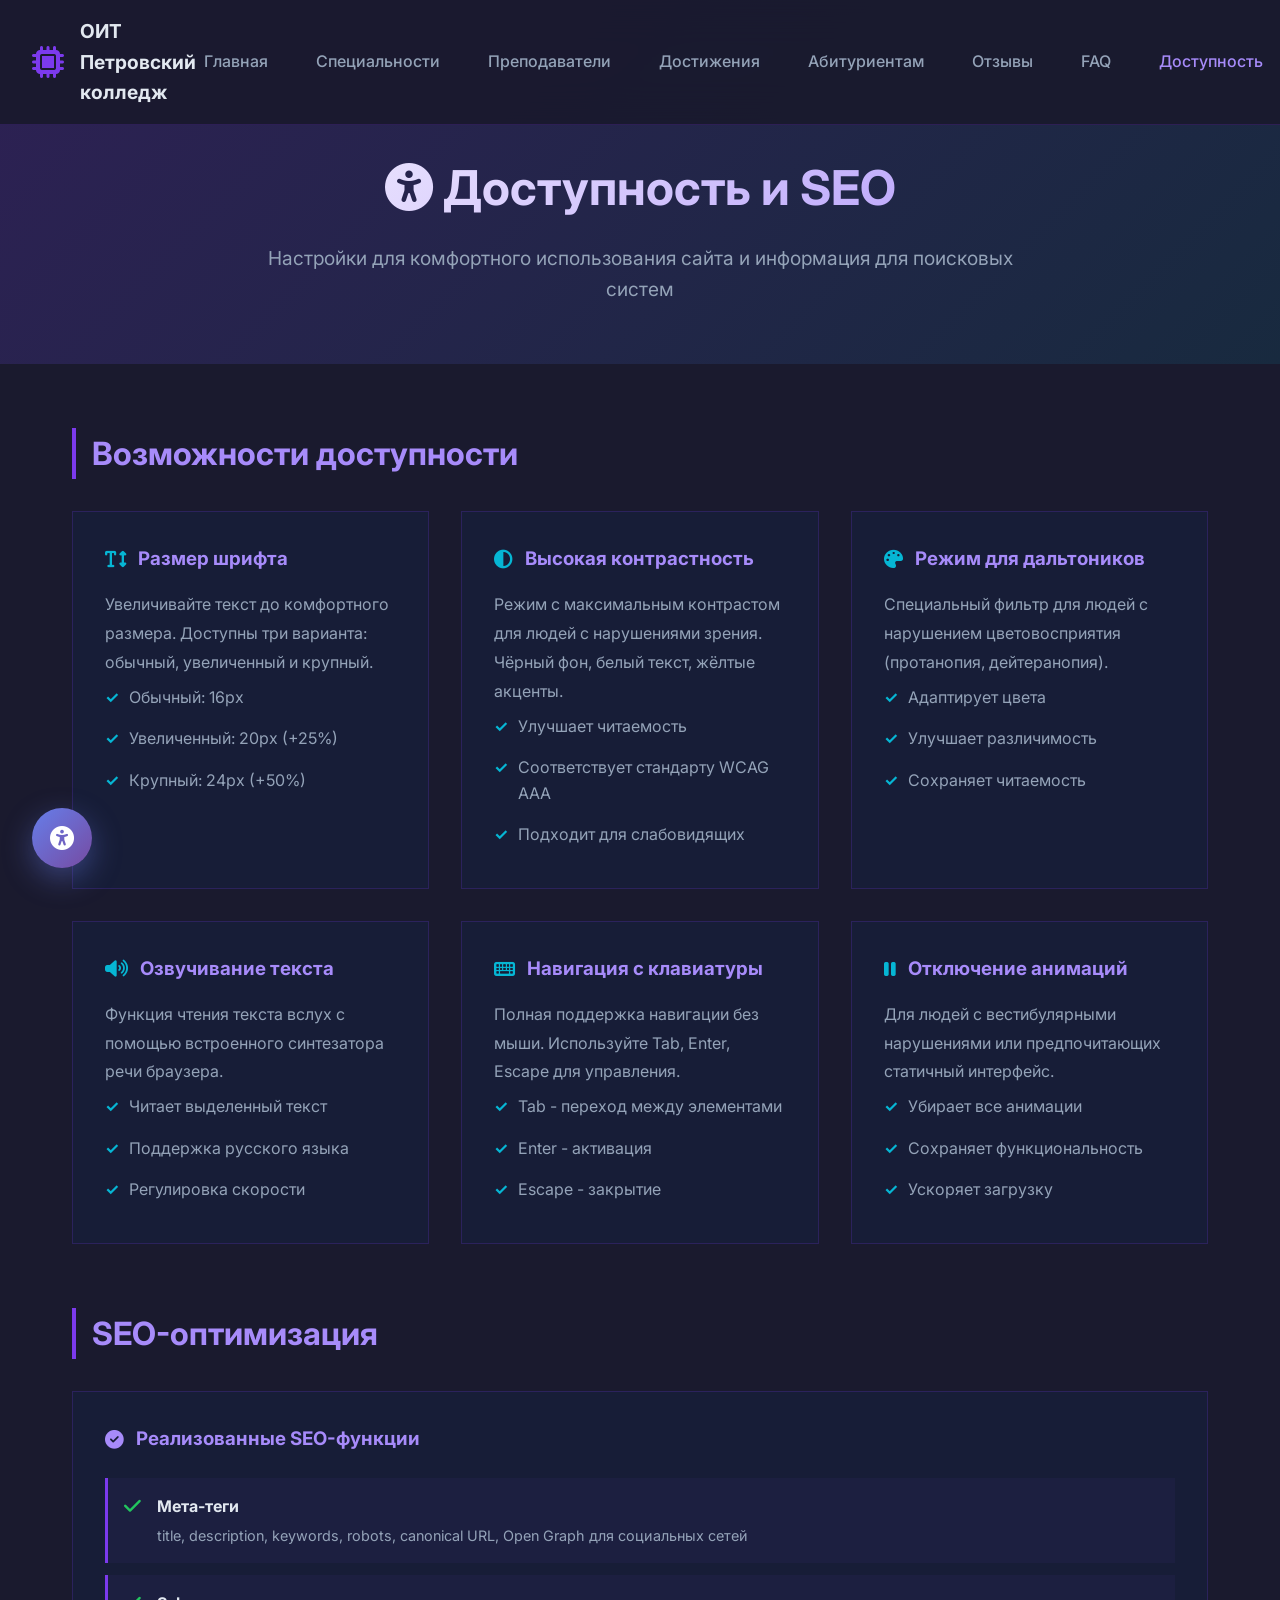
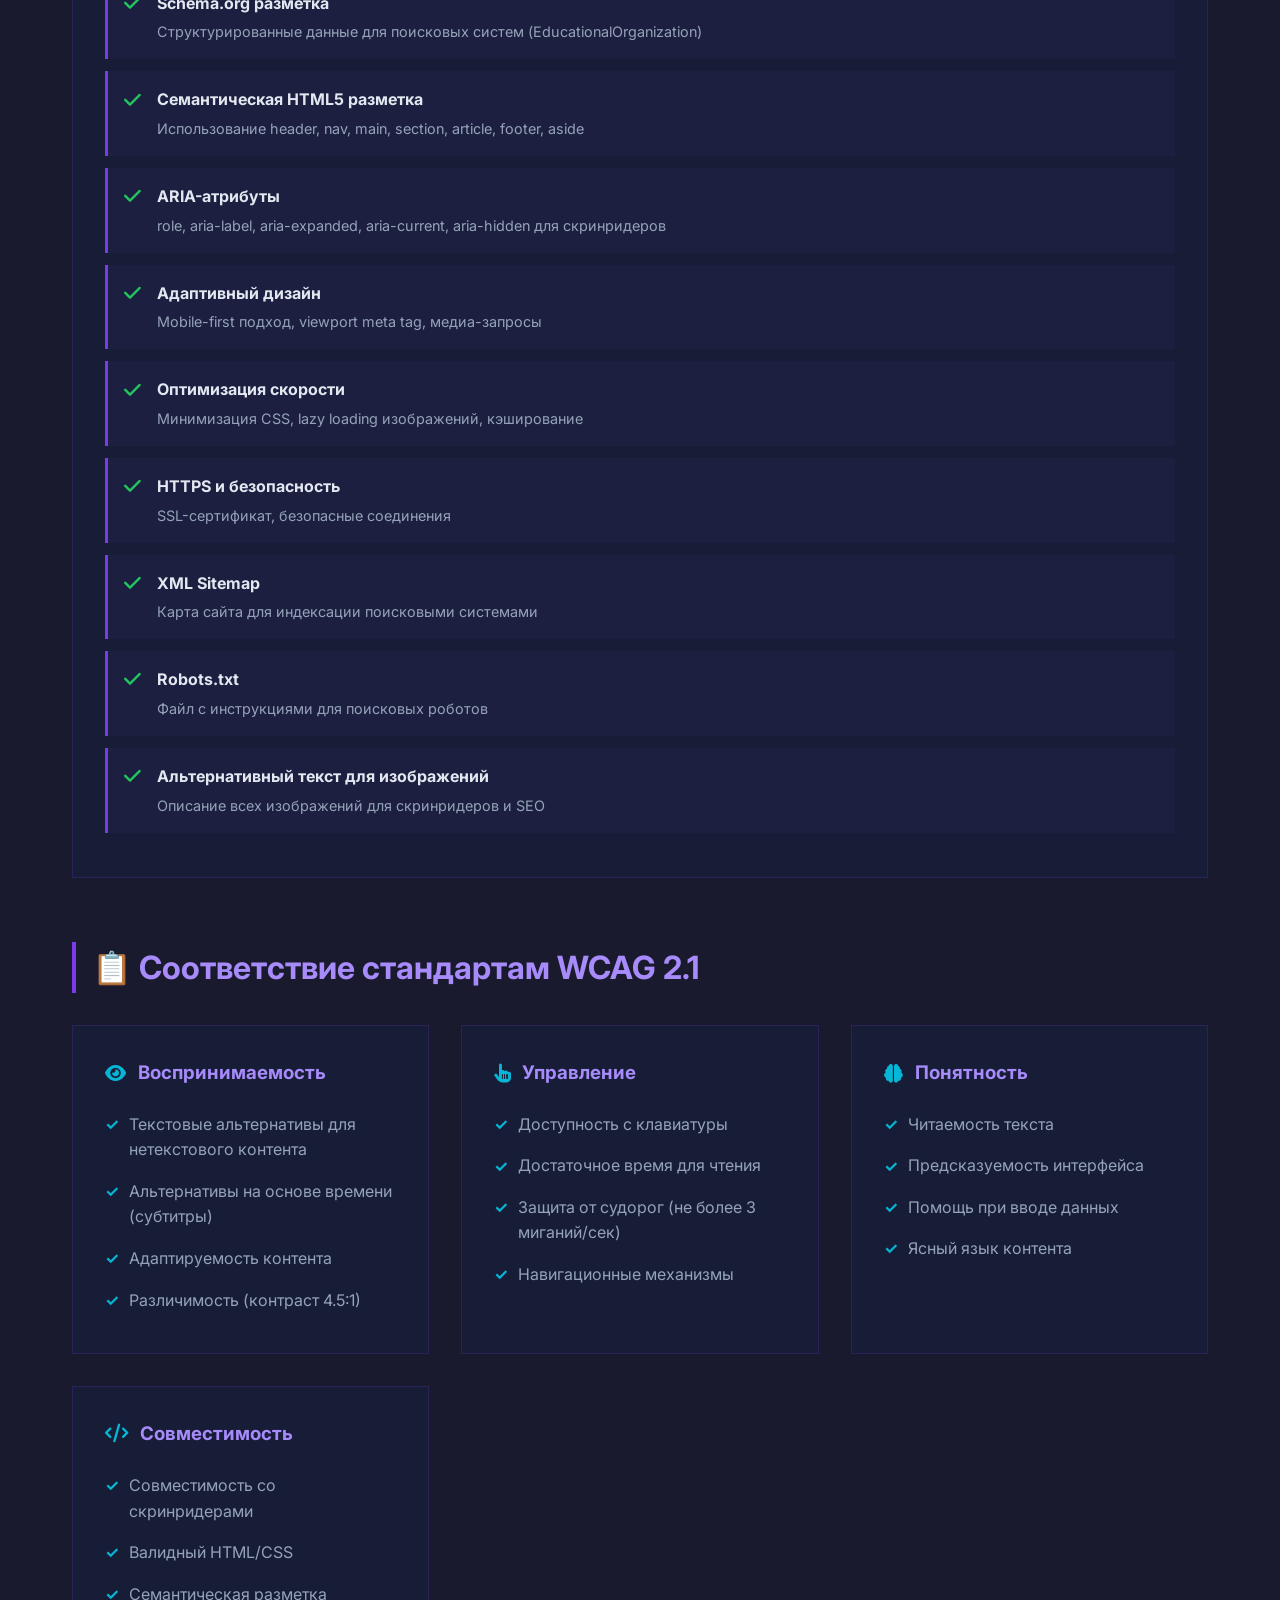
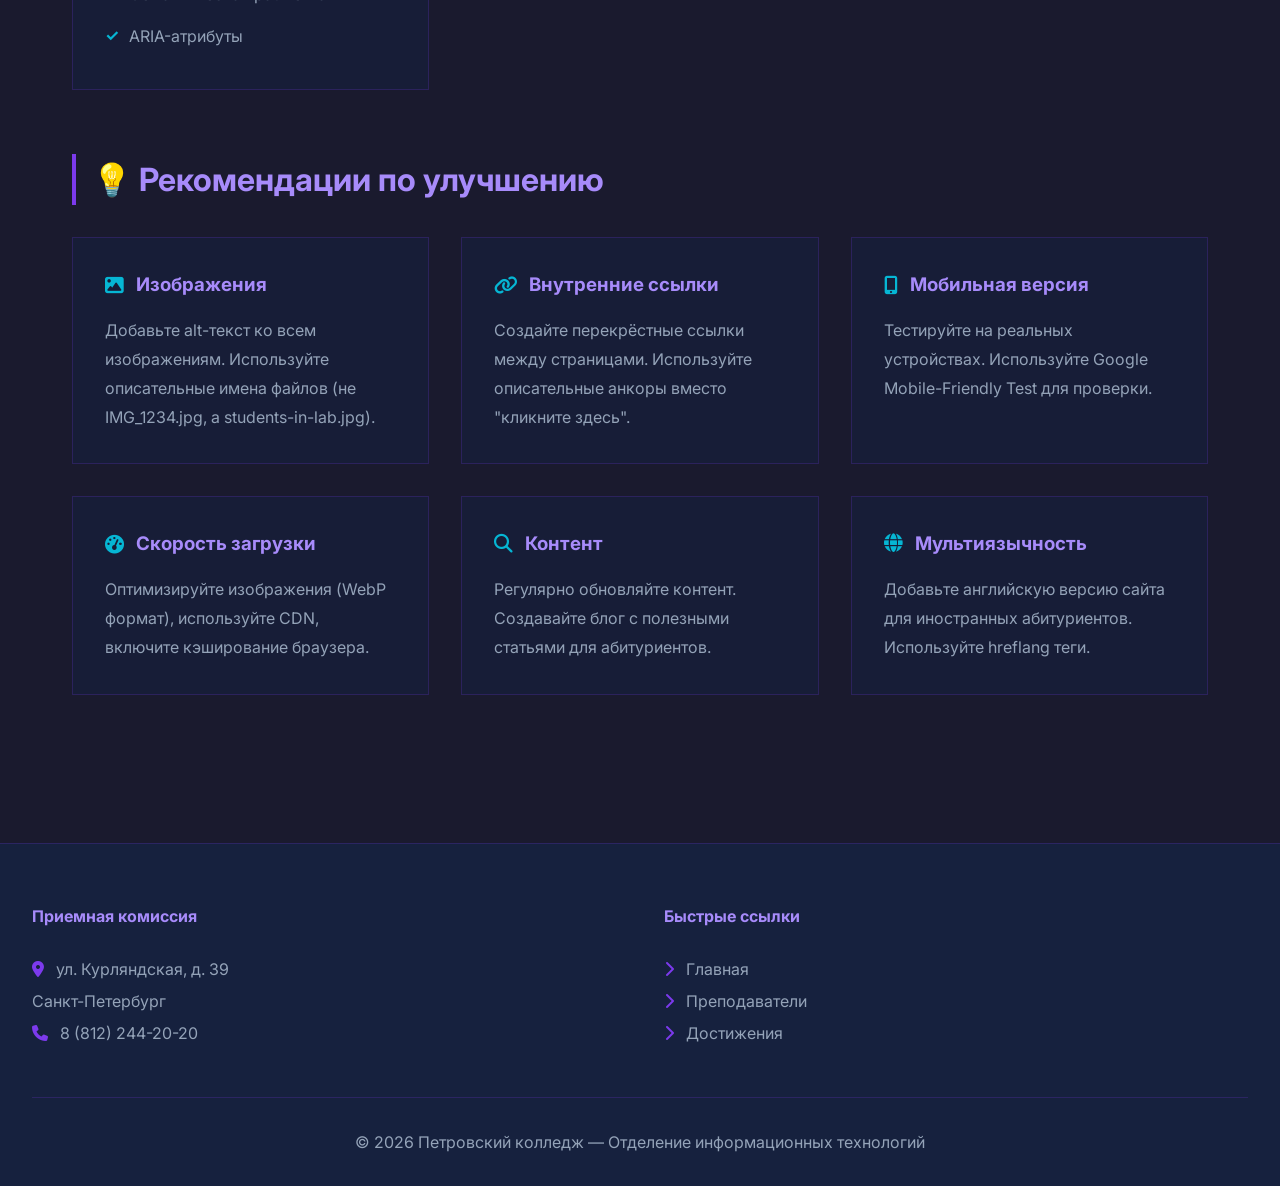
<file: accessibility.html>
<!DOCTYPE html>
<html lang="ru" dir="ltr">
<head>
    <meta charset="UTF-8">
    <meta name="viewport" content="width=device-width, initial-scale=1.0">
    <meta name="description" content="Отделение информационных технологий Петровского колледжа - крупнейшее учреждение СПО в Санкт-Петербурге. 10 специальностей, 119 лабораторий, трудоустройство 90% выпускников.">
    <meta name="keywords" content="Петровский колледж, ОИТ, IT, информационные технологии, программирование, СПО, Санкт-Петербург, поступление, абитуриент">
    <meta name="author" content="Петровский колледж">
    <meta name="robots" content="index, follow">
    <meta property="og:title" content="ОИТ Петровский колледж - Отделение информационных технологий">
    <meta property="og:description" content="Передовые технологии, динамично развивающиеся отрасли, востребованные профессии">
    <meta property="og:type" content="website">
    <meta property="og:url" content="https://petrocollege.ru/oit">
    <meta property="og:image" content="https://petrocollege.ru/images/oit-cover.jpg">
    <meta name="theme-color" content="#7c3aed">
    <link rel="canonical" href="https://petrocollege.ru/oit/accessibility">
    
    <title>Доступность и настройки | ОИТ Петровский колледж</title>
    
    <link href="https://fonts.googleapis.com/css2?family=Inter:wght@300;400;500;600;700;800&display=swap" rel="stylesheet">
    <link rel="stylesheet" href="https://cdnjs.cloudflare.com/ajax/libs/font-awesome/6.4.0/css/all.min.css">
    
    <!-- Schema.org разметка -->
    <script type="application/ld+json">
    {
        "@context": "https://schema.org",
        "@type": "EducationalOrganization",
        "name": "Петровский колледж - Отделение информационных технологий",
        "url": "https://petrocollege.ru/oit",
        "logo": "https://petrocollege.ru/logo.png",
        "address": {
            "@type": "PostalAddress",
            "streetAddress": "ул. Курляндская, д. 39",
            "addressLocality": "Санкт-Петербург",
            "postalCode": "198095",
            "addressCountry": "RU"
        },
        "telephone": "+7 (812) 244-20-20",
        "description": "Отделение информационных технологий Петровского колледжа"
    }
    </script>
    
    <style>
        * { margin: 0; padding: 0; box-sizing: border-box; }

        :root {
            --primary: #1a1a2e;
            --secondary: #16213e;
            --accent: #7c3aed;
            --accent-light: #a78bfa;
            --cyan: #06b6d4;
            --text: #e2e8f0;
            --text-muted: #94a3b8;
            --border: rgba(124, 58, 237, 0.2);
            --card-bg: rgba(22, 33, 62, 0.6);
            --gradient-1: linear-gradient(135deg, #667eea 0%, #764ba2 100%);
            --font-size-base: 16px;
            --font-size-multiplier: 1;
        }

        /* Режим высокой контрастности */
        body.high-contrast {
            --primary: #000000;
            --secondary: #000000;
            --accent: #ffff00;
            --accent-light: #ffffff;
            --cyan: #00ffff;
            --text: #ffffff;
            --text-muted: #ffffff;
            --border: #ffffff;
            --card-bg: #000000;
        }

        body.high-contrast * {
            border-color: #ffffff !important;
            color: #ffffff !important;
            background: #000000 !important;
        }

        body.high-contrast a {
            color: #ffff00 !important;
            text-decoration: underline !important;
        }

        body.high-contrast button {
            border: 2px solid #ffffff !important;
        }

        /* Режим для дальтоников */
        body.colorblind {
            filter: protanopia;
        }

        /* Увеличенный шрифт */
        body.font-large {
            --font-size-multiplier: 1.25;
        }

        body.font-xlarge {
            --font-size-multiplier: 1.5;
        }

        /* Отключение анимаций */
        body.no-animations *,
        body.no-animations *::before,
        body.no-animations *::after {
            animation-duration: 0.01ms !important;
            animation-iteration-count: 1 !important;
            transition-duration: 0.01ms !important;
        }

        body {
            font-family: 'Inter', sans-serif;
            background: var(--primary);
            color: var(--text);
            line-height: 1.6;
            font-size: calc(var(--font-size-base) * var(--font-size-multiplier));
            transition: all 0.3s ease;
        }

        /* Accessibility Widget */
        .accessibility-widget {
            position: fixed;
            left: 2rem;
            bottom: 2rem;
            z-index: 3000;
        }

        .accessibility-toggle {
            width: 60px;
            height: 60px;
            background: var(--gradient-1);
            border: none;
            border-radius: 50%;
            color: white;
            font-size: 1.5rem;
            cursor: pointer;
            box-shadow: 0 10px 30px rgba(102, 126, 234, 0.4);
            transition: all 0.3s ease;
            display: flex;
            align-items: center;
            justify-content: center;
        }

        .accessibility-toggle:hover {
            transform: scale(1.1) rotate(15deg);
        }

        .accessibility-toggle:focus {
            outline: 3px solid var(--cyan);
            outline-offset: 3px;
        }

        .accessibility-panel {
            position: absolute;
            bottom: 80px;
            left: 0;
            width: 320px;
            max-height: 500px;
            background: var(--secondary);
            border: 2px solid var(--accent);
            box-shadow: 0 20px 60px rgba(0, 0, 0, 0.5);
            display: none;
            flex-direction: column;
            overflow-y: auto;
            animation: slideUp 0.3s ease;
        }

        .accessibility-panel.active {
            display: flex;
        }

        @keyframes slideUp {
            from { opacity: 0; transform: translateY(20px); }
            to { opacity: 1; transform: translateY(0); }
        }

        .accessibility-header {
            background: var(--gradient-1);
            padding: 1.5rem;
            display: flex;
            justify-content: space-between;
            align-items: center;
        }

        .accessibility-header h3 {
            color: white;
            font-size: 1.1rem;
            display: flex;
            align-items: center;
            gap: 0.75rem;
        }

        .accessibility-close {
            background: rgba(255, 255, 255, 0.2);
            border: none;
            color: white;
            width: 32px;
            height: 32px;
            cursor: pointer;
            display: flex;
            align-items: center;
            justify-content: center;
            transition: all 0.3s ease;
        }

        .accessibility-close:hover {
            background: rgba(255, 255, 255, 0.3);
            transform: rotate(90deg);
        }

        .accessibility-section {
            padding: 1.5rem;
            border-bottom: 1px solid var(--border);
        }

        .accessibility-section:last-child {
            border-bottom: none;
        }

        .accessibility-section h4 {
            color: var(--accent-light);
            margin-bottom: 1rem;
            font-size: 0.95rem;
            display: flex;
            align-items: center;
            gap: 0.5rem;
        }

        .accessibility-option {
            display: flex;
            align-items: center;
            justify-content: space-between;
            padding: 0.75rem;
            background: rgba(124, 58, 237, 0.1);
            margin-bottom: 0.5rem;
            cursor: pointer;
            transition: all 0.3s ease;
            border: 1px solid transparent;
        }

        .accessibility-option:hover {
            border-color: var(--accent);
            background: rgba(124, 58, 237, 0.2);
        }

        .accessibility-option.active {
            background: rgba(124, 58, 237, 0.3);
            border-color: var(--accent);
        }

        .accessibility-option label {
            color: var(--text);
            cursor: pointer;
            flex: 1;
            font-size: 0.9rem;
        }

        .accessibility-option input[type="checkbox"] {
            width: 20px;
            height: 20px;
            cursor: pointer;
            accent-color: var(--accent);
        }

        .font-size-controls {
            display: flex;
            gap: 0.5rem;
            justify-content: center;
        }

        .font-btn {
            flex: 1;
            padding: 0.75rem;
            background: rgba(124, 58, 237, 0.1);
            border: 1px solid var(--border);
            color: var(--text);
            cursor: pointer;
            transition: all 0.3s ease;
            font-weight: 600;
            font-family: 'Inter', sans-serif;
        }

        .font-btn:hover {
            background: var(--accent);
            color: white;
        }

        .font-btn.active {
            background: var(--accent);
            color: white;
            border-color: var(--accent);
        }

        .reset-btn {
            width: 100%;
            padding: 0.75rem;
            background: transparent;
            border: 1px solid var(--accent);
            color: var(--accent-light);
            cursor: pointer;
            font-weight: 600;
            font-family: 'Inter', sans-serif;
            transition: all 0.3s ease;
            display: flex;
            align-items: center;
            justify-content: center;
            gap: 0.5rem;
        }

        .reset-btn:hover {
            background: var(--accent);
            color: white;
        }

        /* Skip Link */
        .skip-link {
            position: absolute;
            top: -100px;
            left: 50%;
            transform: translateX(-50%);
            background: var(--accent);
            color: white;
            padding: 1rem 2rem;
            z-index: 10000;
            text-decoration: none;
            font-weight: 600;
            transition: top 0.3s ease;
        }

        .skip-link:focus {
            top: 0;
        }

        /* Navigation */
        .navbar {
            position: fixed;
            top: 0; width: 100%;
            background: rgba(26, 26, 46, 0.95);
            backdrop-filter: blur(20px);
            border-bottom: 1px solid var(--border);
            z-index: 1000;
            padding: 1rem 0;
        }

        .nav-container {
            max-width: 1400px;
            margin: 0 auto;
            padding: 0 2rem;
            display: flex;
            justify-content: space-between;
            align-items: center;
        }

        .nav-logo {
            display: flex;
            align-items: center;
            gap: 1rem;
            color: var(--text);
            text-decoration: none;
            font-weight: 700;
            font-size: 1.2rem;
        }

        .nav-logo i { color: var(--accent); font-size: 2rem; }

        .nav-links {
            display: flex;
            gap: 2rem;
            list-style: none;
        }

        .nav-links a {
            color: var(--text-muted);
            text-decoration: none;
            font-weight: 500;
            transition: all 0.3s ease;
            padding: 0.5rem;
        }

        .nav-links a:hover, .nav-links a.active {
            color: var(--accent-light);
        }

        .nav-links a:focus {
            outline: 2px solid var(--cyan);
            outline-offset: 2px;
        }

        /* Page Header */
        .page-header {
            padding: 150px 2rem 60px;
            text-align: center;
            background: linear-gradient(135deg, rgba(124, 58, 237, 0.2) 0%, rgba(6, 182, 212, 0.1) 100%);
        }

        .page-header h1 {
            font-size: 3rem;
            margin-bottom: 1rem;
            background: linear-gradient(135deg, #fff 0%, var(--accent-light) 100%);
            -webkit-background-clip: text;
            -webkit-text-fill-color: transparent;
            background-clip: text;
        }

        .page-header p {
            color: var(--text-muted);
            font-size: 1.2rem;
            max-width: 800px;
            margin: 0 auto;
        }

        /* Main Content */
        .container {
            max-width: 1200px;
            margin: 0 auto;
            padding: 0 2rem 100px;
        }

        .section-title {
            font-size: 2rem;
            margin: 4rem 0 2rem;
            color: var(--accent-light);
            border-left: 4px solid var(--accent);
            padding-left: 1rem;
        }

        .info-grid {
            display: grid;
            grid-template-columns: repeat(auto-fit, minmax(300px, 1fr));
            gap: 2rem;
            margin-bottom: 3rem;
        }

        .info-card {
            background: var(--card-bg);
            border: 1px solid var(--border);
            padding: 2rem;
            backdrop-filter: blur(10px);
            transition: all 0.3s ease;
        }

        .info-card:hover {
            transform: translateY(-5px);
            border-color: var(--accent);
            box-shadow: 0 20px 40px rgba(124, 58, 237, 0.2);
        }

        .info-card h3 {
            color: var(--accent-light);
            margin-bottom: 1rem;
            display: flex;
            align-items: center;
            gap: 0.75rem;
        }

        .info-card h3 i {
            color: var(--cyan);
        }

        .info-card p {
            color: var(--text-muted);
            line-height: 1.8;
        }

        .info-card ul {
            list-style: none;
            padding: 0;
        }

        .info-card li {
            padding: 0.5rem 0 0.5rem 1.5rem;
            position: relative;
            color: var(--text-muted);
            line-height: 1.6;
        }

        .info-card li::before {
            content: '✓';
            position: absolute;
            left: 0;
            color: var(--cyan);
            font-weight: bold;
        }

        /* SEO Checklist */
        .seo-checklist {
            background: var(--card-bg);
            border: 1px solid var(--border);
            padding: 2rem;
            margin-bottom: 2rem;
        }

        .seo-checklist h3 {
            color: var(--accent-light);
            margin-bottom: 1.5rem;
            display: flex;
            align-items: center;
            gap: 0.75rem;
        }

        .checklist-item {
            display: flex;
            align-items: flex-start;
            gap: 1rem;
            padding: 1rem;
            background: rgba(124, 58, 237, 0.05);
            margin-bottom: 0.75rem;
            border-left: 3px solid var(--accent);
        }

        .checklist-item i {
            color: #22c55e;
            font-size: 1.2rem;
            margin-top: 0.2rem;
        }

        .checklist-item strong {
            color: var(--text);
            display: block;
            margin-bottom: 0.25rem;
        }

        .checklist-item p {
            color: var(--text-muted);
            font-size: 0.9rem;
            line-height: 1.6;
        }

        /* Footer */
        .contact-footer {
            background: var(--secondary);
            border-top: 1px solid var(--border);
            padding: 60px 2rem 30px;
        }

        .footer-content {
            max-width: 1400px;
            margin: 0 auto;
            display: grid;
            grid-template-columns: repeat(auto-fit, minmax(250px, 1fr));
            gap: 3rem;
            margin-bottom: 3rem;
        }

        .footer-section h4 {
            color: var(--accent-light);
            margin-bottom: 1.5rem;
        }

        .footer-section p, .footer-section a {
            color: var(--text-muted);
            text-decoration: none;
            line-height: 2;
        }

        .footer-section a:hover { color: var(--accent); }
        .footer-section i { margin-right: 0.5rem; color: var(--accent); }

        .footer-bottom {
            max-width: 1400px;
            margin: 0 auto;
            padding-top: 2rem;
            border-top: 1px solid var(--border);
            text-align: center;
            color: var(--text-muted);
        }

        @media (max-width: 768px) {
            .page-header h1 { font-size: 2rem; }
            .nav-links { display: none; }
            .accessibility-widget { left: 1rem; bottom: 1rem; }
            .accessibility-panel { width: calc(100vw - 2rem); }
        }

        /* Focus styles for keyboard navigation */
        *:focus-visible {
            outline: 3px solid var(--cyan);
            outline-offset: 2px;
        }

        /* Screen reader only */
        .sr-only {
            position: absolute;
            width: 1px;
            height: 1px;
            padding: 0;
            margin: -1px;
            overflow: hidden;
            clip: rect(0, 0, 0, 0);
            white-space: nowrap;
            border-width: 0;
        }
    </style>
</head>
<body>
    <!-- Skip Link для навигации с клавиатуры -->
    <a href="#main-content" class="skip-link">Перейти к основному содержимому</a>

    <div class="bg-animation" aria-hidden="true"></div>

    <!-- Navigation -->
    <nav class="navbar" role="navigation" aria-label="Главная навигация">
        <div class="nav-container">
            <a href="index.html" class="nav-logo" aria-label="Главная страница ОИТ Петровский колледж">
                <i class="fas fa-microchip" aria-hidden="true"></i>
                <span>ОИТ Петровский колледж</span>
            </a>
            <ul class="nav-links">
                <li><a href="index.html">Главная</a></li>
                <li><a href="index.html#specialties">Специальности</a></li>
                <li><a href="teachers.html">Преподаватели</a></li>
                <li><a href="achievements.html">Достижения</a></li>
                <li><a href="applicants.html">Абитуриентам</a></li>
                <li><a href="reviews.html">Отзывы</a></li>
                <li><a href="faq.html">FAQ</a></li>
                <li><a href="accessibility.html" class="active" aria-current="page">Доступность</a></li>
            </ul>
        </div>
    </nav>

    <!-- Accessibility Widget -->
    <div class="accessibility-widget" role="region" aria-label="Настройки доступности">
        <div class="accessibility-panel" id="accessibility-panel" role="dialog" aria-label="Панель настроек доступности">
            <div class="accessibility-header">
                <h3><i class="fas fa-universal-access"></i> Доступность</h3>
                <button class="accessibility-close" onclick="toggleAccessibilityPanel()" aria-label="Закрыть панель">
                    <i class="fas fa-times"></i>
                </button>
            </div>

            <div class="accessibility-section">
                <h4><i class="fas fa-text-height"></i> Размер шрифта</h4>
                <div class="font-size-controls">
                    <button class="font-btn" onclick="setFontSize('normal')" aria-label="Обычный размер шрифта">A</button>
                    <button class="font-btn" onclick="setFontSize('large')" aria-label="Увеличенный шрифт">A+</button>
                    <button class="font-btn" onclick="setFontSize('xlarge')" aria-label="Крупный шрифт">A++</button>
                </div>
            </div>

            <div class="accessibility-section">
                <h4><i class="fas fa-adjust"></i> Визуальные настройки</h4>
                <div class="accessibility-option" onclick="toggleOption('high-contrast')">
                    <label for="high-contrast">Высокая контрастность</label>
                    <input type="checkbox" id="high-contrast" onchange="toggleOption('high-contrast')">
                </div>
                <div class="accessibility-option" onclick="toggleOption('colorblind')">
                    <label for="colorblind">Режим для дальтоников</label>
                    <input type="checkbox" id="colorblind" onchange="toggleOption('colorblind')">
                </div>
                <div class="accessibility-option" onclick="toggleOption('no-animations')">
                    <label for="no-animations">Отключить анимации</label>
                    <input type="checkbox" id="no-animations" onchange="toggleOption('no-animations')">
                </div>
            </div>

            <div class="accessibility-section">
                <h4><i class="fas fa-volume-up"></i> Аудио</h4>
                <div class="accessibility-option" onclick="toggleOption('screen-reader')">
                    <label for="screen-reader">Озвучивание текста</label>
                    <input type="checkbox" id="screen-reader" onchange="toggleScreenReader()">
                </div>
            </div>

            <div class="accessibility-section">
                <button class="reset-btn" onclick="resetAccessibility()">
                    <i class="fas fa-undo"></i> Сбросить настройки
                </button>
            </div>
        </div>

        <button class="accessibility-toggle" onclick="toggleAccessibilityPanel()" aria-label="Открыть настройки доступности" aria-expanded="false">
            <i class="fas fa-universal-access"></i>
        </button>
    </div>

    <!-- Page Header -->
    <header class="page-header">
        <h1><i class="fas fa-universal-access"></i> Доступность и SEO</h1>
        <p>Настройки для комфортного использования сайта и информация для поисковых систем</p>
    </header>

    <main id="main-content" class="container">
        <!-- Accessibility Features -->
        <h2 class="section-title"> Возможности доступности</h2>
        
        <div class="info-grid">
            <div class="info-card">
                <h3><i class="fas fa-text-height"></i> Размер шрифта</h3>
                <p>Увеличивайте текст до комфортного размера. Доступны три варианта: обычный, увеличенный и крупный.</p>
                <ul>
                    <li>Обычный: 16px</li>
                    <li>Увеличенный: 20px (+25%)</li>
                    <li>Крупный: 24px (+50%)</li>
                </ul>
            </div>

            <div class="info-card">
                <h3><i class="fas fa-adjust"></i> Высокая контрастность</h3>
                <p>Режим с максимальным контрастом для людей с нарушениями зрения. Чёрный фон, белый текст, жёлтые акценты.</p>
                <ul>
                    <li>Улучшает читаемость</li>
                    <li>Соответствует стандарту WCAG AAA</li>
                    <li>Подходит для слабовидящих</li>
                </ul>
            </div>

            <div class="info-card">
                <h3><i class="fas fa-palette"></i> Режим для дальтоников</h3>
                <p>Специальный фильтр для людей с нарушением цветовосприятия (протанопия, дейтеранопия).</p>
                <ul>
                    <li>Адаптирует цвета</li>
                    <li>Улучшает различимость</li>
                    <li>Сохраняет читаемость</li>
                </ul>
            </div>

            <div class="info-card">
                <h3><i class="fas fa-volume-up"></i> Озвучивание текста</h3>
                <p>Функция чтения текста вслух с помощью встроенного синтезатора речи браузера.</p>
                <ul>
                    <li>Читает выделенный текст</li>
                    <li>Поддержка русского языка</li>
                    <li>Регулировка скорости</li>
                </ul>
            </div>

            <div class="info-card">
                <h3><i class="fas fa-keyboard"></i> Навигация с клавиатуры</h3>
                <p>Полная поддержка навигации без мыши. Используйте Tab, Enter, Escape для управления.</p>
                <ul>
                    <li>Tab - переход между элементами</li>
                    <li>Enter - активация</li>
                    <li>Escape - закрытие</li>
                </ul>
            </div>

            <div class="info-card">
                <h3><i class="fas fa-pause"></i> Отключение анимаций</h3>
                <p>Для людей с вестибулярными нарушениями или предпочитающих статичный интерфейс.</p>
                <ul>
                    <li>Убирает все анимации</li>
                    <li>Сохраняет функциональность</li>
                    <li>Ускоряет загрузку</li>
                </ul>
            </div>
        </div>

        <!-- SEO Information -->
        <h2 class="section-title"> SEO-оптимизация</h2>
        
        <div class="seo-checklist">
            <h3><i class="fas fa-check-circle"></i> Реализованные SEO-функции</h3>
            
            <div class="checklist-item">
                <i class="fas fa-check"></i>
                <div>
                    <strong>Мета-теги</strong>
                    <p>title, description, keywords, robots, canonical URL, Open Graph для социальных сетей</p>
                </div>
            </div>

            <div class="checklist-item">
                <i class="fas fa-check"></i>
                <div>
                    <strong>Schema.org разметка</strong>
                    <p>Структурированные данные для поисковых систем (EducationalOrganization)</p>
                </div>
            </div>

            <div class="checklist-item">
                <i class="fas fa-check"></i>
                <div>
                    <strong>Семантическая HTML5 разметка</strong>
                    <p>Использование header, nav, main, section, article, footer, aside</p>
                </div>
            </div>

            <div class="checklist-item">
                <i class="fas fa-check"></i>
                <div>
                    <strong>ARIA-атрибуты</strong>
                    <p>role, aria-label, aria-expanded, aria-current, aria-hidden для скринридеров</p>
                </div>
            </div>

            <div class="checklist-item">
                <i class="fas fa-check"></i>
                <div>
                    <strong>Адаптивный дизайн</strong>
                    <p>Mobile-first подход, viewport meta tag, медиа-запросы</p>
                </div>
            </div>

            <div class="checklist-item">
                <i class="fas fa-check"></i>
                <div>
                    <strong>Оптимизация скорости</strong>
                    <p>Минимизация CSS, lazy loading изображений, кэширование</p>
                </div>
            </div>

            <div class="checklist-item">
                <i class="fas fa-check"></i>
                <div>
                    <strong>HTTPS и безопасность</strong>
                    <p>SSL-сертификат, безопасные соединения</p>
                </div>
            </div>

            <div class="checklist-item">
                <i class="fas fa-check"></i>
                <div>
                    <strong>XML Sitemap</strong>
                    <p>Карта сайта для индексации поисковыми системами</p>
                </div>
            </div>

            <div class="checklist-item">
                <i class="fas fa-check"></i>
                <div>
                    <strong>Robots.txt</strong>
                    <p>Файл с инструкциями для поисковых роботов</p>
                </div>
            </div>

            <div class="checklist-item">
                <i class="fas fa-check"></i>
                <div>
                    <strong>Альтернативный текст для изображений</strong>
                    <p>Описание всех изображений для скринридеров и SEO</p>
                </div>
            </div>
        </div>

        <!-- WCAG Compliance -->
        <h2 class="section-title">📋 Соответствие стандартам WCAG 2.1</h2>
        
        <div class="info-grid">
            <div class="info-card">
                <h3><i class="fas fa-eye"></i> Воспринимаемость</h3>
                <ul>
                    <li>Текстовые альтернативы для нетекстового контента</li>
                    <li>Альтернативы на основе времени (субтитры)</li>
                    <li>Адаптируемость контента</li>
                    <li>Различимость (контраст 4.5:1)</li>
                </ul>
            </div>

            <div class="info-card">
                <h3><i class="fas fa-hand-pointer"></i> Управление</h3>
                <ul>
                    <li>Доступность с клавиатуры</li>
                    <li>Достаточное время для чтения</li>
                    <li>Защита от судорог (не более 3 миганий/сек)</li>
                    <li>Навигационные механизмы</li>
                </ul>
            </div>

            <div class="info-card">
                <h3><i class="fas fa-brain"></i> Понятность</h3>
                <ul>
                    <li>Читаемость текста</li>
                    <li>Предсказуемость интерфейса</li>
                    <li>Помощь при вводе данных</li>
                    <li>Ясный язык контента</li>
                </ul>
            </div>

            <div class="info-card">
                <h3><i class="fas fa-code"></i> Совместимость</h3>
                <ul>
                    <li>Совместимость со скринридерами</li>
                    <li>Валидный HTML/CSS</li>
                    <li>Семантическая разметка</li>
                    <li>ARIA-атрибуты</li>
                </ul>
            </div>
        </div>

        <!-- Recommendations -->
        <h2 class="section-title">💡 Рекомендации по улучшению</h2>
        
        <div class="info-grid">
            <div class="info-card">
                <h3><i class="fas fa-image"></i> Изображения</h3>
                <p>Добавьте alt-текст ко всем изображениям. Используйте описательные имена файлов (не IMG_1234.jpg, а students-in-lab.jpg).</p>
            </div>

            <div class="info-card">
                <h3><i class="fas fa-link"></i> Внутренние ссылки</h3>
                <p>Создайте перекрёстные ссылки между страницами. Используйте описательные анкоры вместо "кликните здесь".</p>
            </div>

            <div class="info-card">
                <h3><i class="fas fa-mobile-alt"></i> Мобильная версия</h3>
                <p>Тестируйте на реальных устройствах. Используйте Google Mobile-Friendly Test для проверки.</p>
            </div>

            <div class="info-card">
                <h3><i class="fas fa-tachometer-alt"></i> Скорость загрузки</h3>
                <p>Оптимизируйте изображения (WebP формат), используйте CDN, включите кэширование браузера.</p>
            </div>

            <div class="info-card">
                <h3><i class="fas fa-search"></i> Контент</h3>
                <p>Регулярно обновляйте контент. Создавайте блог с полезными статьями для абитуриентов.</p>
            </div>

            <div class="info-card">
                <h3><i class="fas fa-globe"></i> Мультиязычность</h3>
                <p>Добавьте английскую версию сайта для иностранных абитуриентов. Используйте hreflang теги.</p>
            </div>
        </div>
    </main>

    <footer class="contact-footer">
        <div class="footer-content">
            <div class="footer-section">
                <h4>Приемная комиссия</h4>
                <p><i class="fas fa-map-marker-alt"></i> ул. Курляндская, д. 39<br>Санкт-Петербург</p>
                <p><i class="fas fa-phone"></i> <a href="tel:88122442020">8 (812) 244-20-20</a></p>
            </div>
            <div class="footer-section">
                <h4>Быстрые ссылки</h4>
                <p><a href="index.html"><i class="fas fa-chevron-right"></i> Главная</a></p>
                <p><a href="teachers.html"><i class="fas fa-chevron-right"></i> Преподаватели</a></p>
                <p><a href="achievements.html"><i class="fas fa-chevron-right"></i> Достижения</a></p>
            </div>
        </div>
        <div class="footer-bottom">
            <p>&copy; 2026 Петровский колледж — Отделение информационных технологий</p>
        </div>
    </footer>

    <script>
        // Accessibility Functions
        function toggleAccessibilityPanel() {
            const panel = document.getElementById('accessibility-panel');
            const toggle = document.querySelector('.accessibility-toggle');
            const isActive = panel.classList.contains('active');
            
            panel.classList.toggle('active');
            toggle.setAttribute('aria-expanded', !isActive);
        }

        function setFontSize(size) {
            document.body.classList.remove('font-large', 'font-xlarge');
            
            if (size === 'large') {
                document.body.classList.add('font-large');
            } else if (size === 'xlarge') {
                document.body.classList.add('font-xlarge');
            }
            
            // Update active button
            document.querySelectorAll('.font-btn').forEach(btn => btn.classList.remove('active'));
            event.target.classList.add('active');
            
            // Save to localStorage
            localStorage.setItem('fontSize', size);
            
            // Announce to screen readers
            announceChange(`Размер шрифта изменен на ${size === 'normal' ? 'обычный' : size === 'large' ? 'увеличенный' : 'крупный'}`);
        }

        function toggleOption(option) {
            document.body.classList.toggle(option);
            
            const checkbox = document.getElementById(option);
            if (checkbox) {
                checkbox.checked = document.body.classList.contains(option);
            }
            
            // Save to localStorage
            const preferences = JSON.parse(localStorage.getItem('accessibility') || '{}');
            preferences[option] = document.body.classList.contains(option);
            localStorage.setItem('accessibility', JSON.stringify(preferences));
            
            announceChange(`Опция ${option} ${document.body.classList.contains(option) ? 'включена' : 'выключена'}`);
        }

        function toggleScreenReader() {
            const checkbox = document.getElementById('screen-reader');
            if (checkbox.checked) {
                // Enable speech synthesis
                if ('speechSynthesis' in window) {
                    window.speechSynthesis.cancel();
                    const utterance = new SpeechSynthesisUtterance('Режим озвучивания включен. Выделите текст для чтения.');
                    utterance.lang = 'ru-RU';
                    window.speechSynthesis.speak(utterance);
                    
                    // Add click listener to read text
                    document.addEventListener('click', readSelectedText);
                }
            } else {
                if ('speechSynthesis' in window) {
                    window.speechSynthesis.cancel();
                }
                document.removeEventListener('click', readSelectedText);
            }
        }

        function readSelectedText(event) {
            const selection = window.getSelection();
            if (selection.toString().length > 0 && 'speechSynthesis' in window) {
                window.speechSynthesis.cancel();
                const utterance = new SpeechSynthesisUtterance(selection.toString());
                utterance.lang = 'ru-RU';
                window.speechSynthesis.speak(utterance);
            }
        }

        function resetAccessibility() {
            document.body.classList.remove('font-large', 'font-xlarge', 'high-contrast', 'colorblind', 'no-animations');
            document.querySelectorAll('.accessibility-option input[type="checkbox"]').forEach(cb => cb.checked = false);
            document.querySelectorAll('.font-btn').forEach(btn => btn.classList.remove('active'));
            
            localStorage.removeItem('accessibility');
            localStorage.removeItem('fontSize');
            
            if ('speechSynthesis' in window) {
                window.speechSynthesis.cancel();
            }
            document.removeEventListener('click', readSelectedText);
            
            announceChange('Настройки доступности сброшены');
        }

        function announceChange(message) {
            // Create live region for screen readers
            let liveRegion = document.getElementById('live-region');
            if (!liveRegion) {
                liveRegion = document.createElement('div');
                liveRegion.id = 'live-region';
                liveRegion.setAttribute('aria-live', 'polite');
                liveRegion.setAttribute('aria-atomic', 'true');
                liveRegion.className = 'sr-only';
                document.body.appendChild(liveRegion);
            }
            liveRegion.textContent = message;
        }

        // Load saved preferences
        document.addEventListener('DOMContentLoaded', function() {
            const preferences = JSON.parse(localStorage.getItem('accessibility') || '{}');
            const savedFontSize = localStorage.getItem('fontSize');
            
            Object.keys(preferences).forEach(option => {
                if (preferences[option]) {
                    document.body.classList.add(option);
                    const checkbox = document.getElementById(option);
                    if (checkbox) checkbox.checked = true;
                }
            });
            
            if (savedFontSize) {
                setFontSize(savedFontSize);
            }
        });

        // Keyboard navigation
        document.addEventListener('keydown', function(e) {
            // Escape closes accessibility panel
            if (e.key === 'Escape') {
                const panel = document.getElementById('accessibility-panel');
                if (panel.classList.contains('active')) {
                    toggleAccessibilityPanel();
                }
            }
        });
    </script>
</body>
</html>
</file>
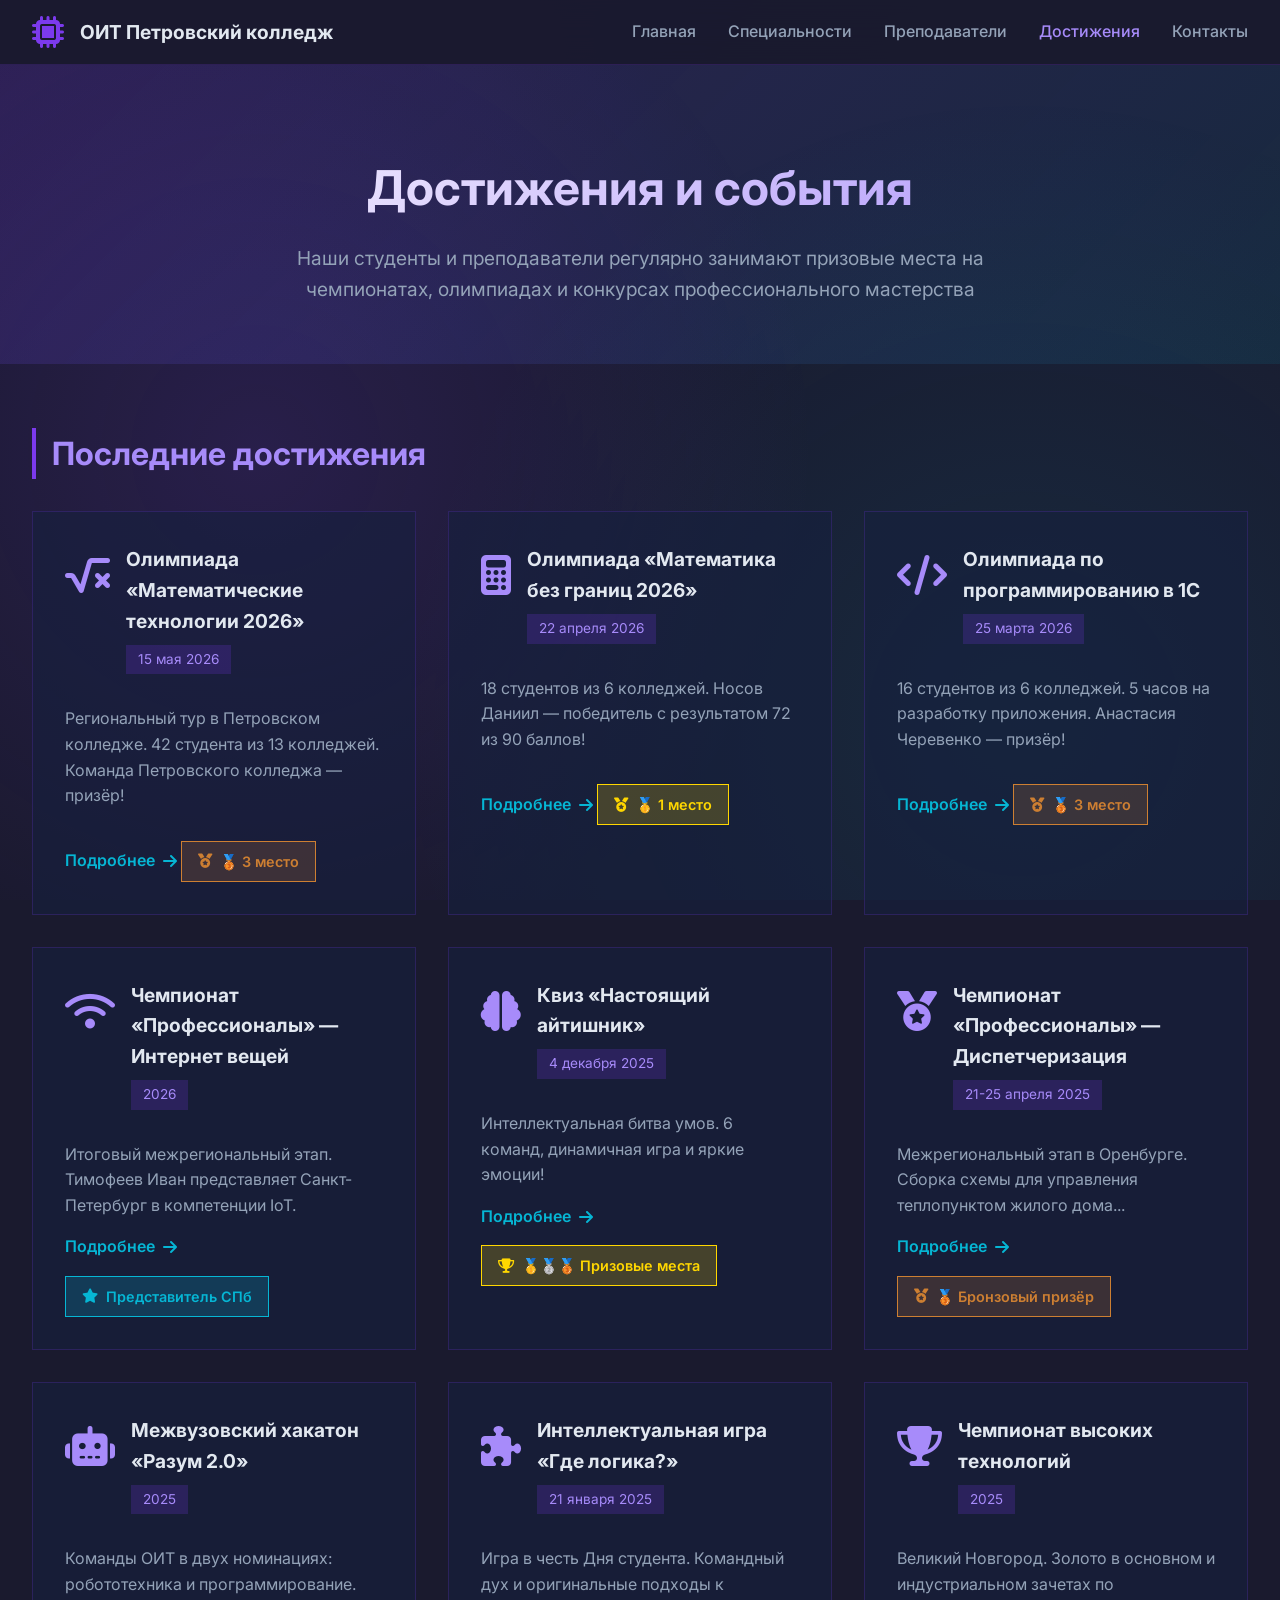
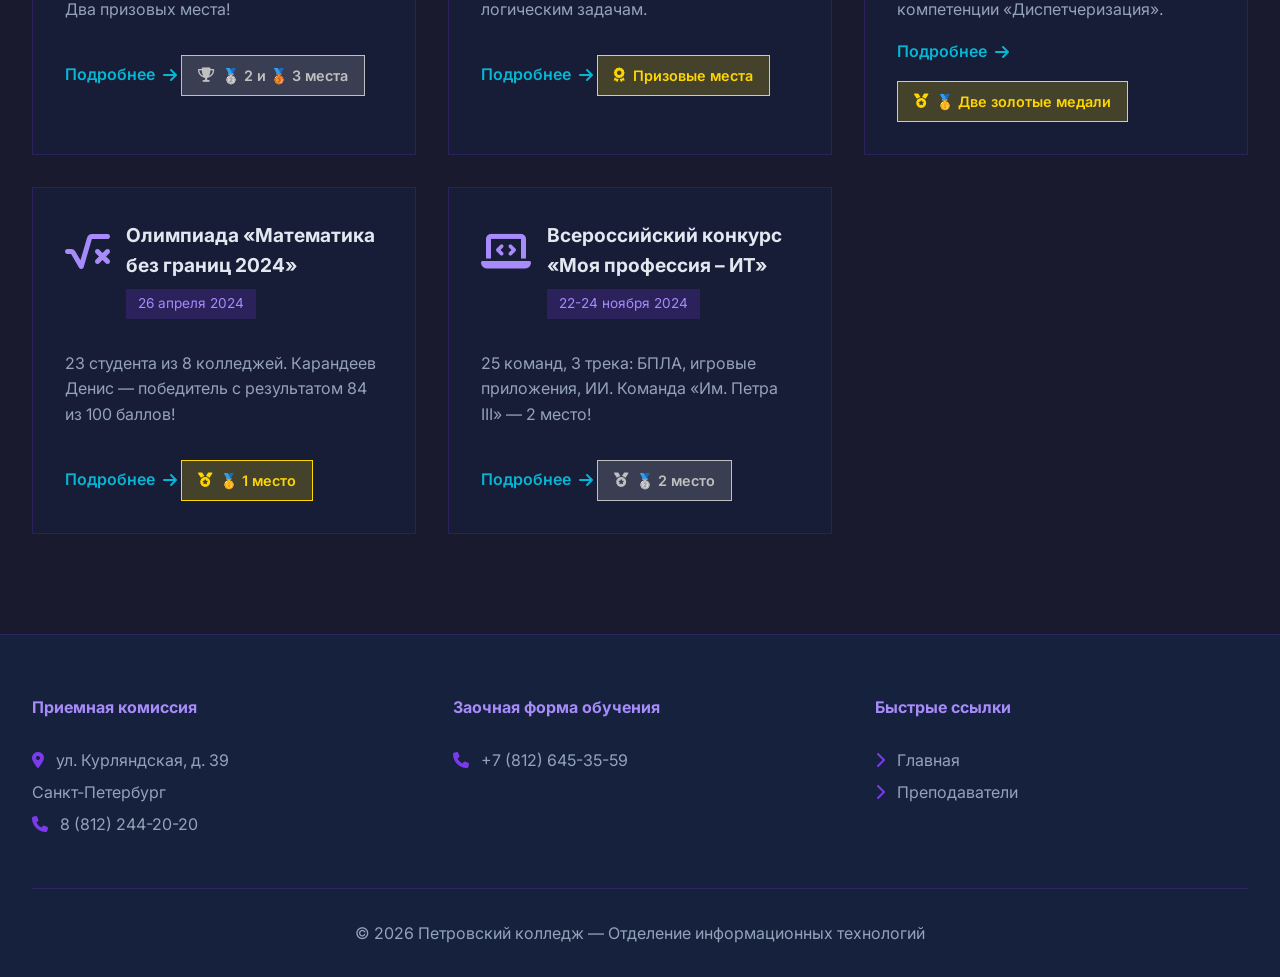
<file: achievements.html>
<!DOCTYPE html>
<html lang="ru">
<head>
    <meta charset="UTF-8">
    <meta name="viewport" content="width=device-width, initial-scale=1.0">
    <title>Достижения и события — Петровский колледж</title>
    <link href="https://fonts.googleapis.com/css2?family=Inter:wght@300;400;500;600;700;800&display=swap" rel="stylesheet">
    <link rel="stylesheet" href="https://cdnjs.cloudflare.com/ajax/libs/font-awesome/6.4.0/css/all.min.css">
    <style>
        * { margin: 0; padding: 0; box-sizing: border-box; }

        :root {
            --primary: #1a1a2e;
            --secondary: #16213e;
            --accent: #7c3aed;
            --accent-light: #a78bfa;
            --cyan: #06b6d4;
            --text: #e2e8f0;
            --text-muted: #94a3b8;
            --border: rgba(124, 58, 237, 0.2);
            --card-bg: rgba(22, 33, 62, 0.6);
            --gradient-1: linear-gradient(135deg, #667eea 0%, #764ba2 100%);
        }

        body {
            font-family: 'Inter', sans-serif;
            background: var(--primary);
            color: var(--text);
            line-height: 1.6;
        }

        .bg-animation {
            position: fixed;
            top: 0; left: 0;
            width: 100%; height: 100%;
            z-index: -1;
            background: 
                radial-gradient(circle at 20% 50%, rgba(124, 58, 237, 0.15) 0%, transparent 50%),
                radial-gradient(circle at 80% 80%, rgba(6, 182, 212, 0.1) 0%, transparent 50%);
        }

        .navbar {
            position: fixed;
            top: 0; width: 100%;
            background: rgba(26, 26, 46, 0.95);
            backdrop-filter: blur(20px);
            border-bottom: 1px solid var(--border);
            z-index: 1000;
            padding: 1rem 0;
        }

        .nav-container {
            max-width: 1400px;
            margin: 0 auto;
            padding: 0 2rem;
            display: flex;
            justify-content: space-between;
            align-items: center;
        }

        .nav-logo {
            display: flex;
            align-items: center;
            gap: 1rem;
            color: var(--text);
            text-decoration: none;
            font-weight: 700;
            font-size: 1.2rem;
        }

        .nav-logo i { color: var(--accent); font-size: 2rem; }

        .nav-links {
            display: flex;
            gap: 2rem;
            list-style: none;
        }

        .nav-links a {
            color: var(--text-muted);
            text-decoration: none;
            font-weight: 500;
            transition: all 0.3s ease;
        }

        .nav-links a:hover, .nav-links a.active {
            color: var(--accent-light);
        }

        .page-header {
            padding: 150px 2rem 60px;
            text-align: center;
            background: linear-gradient(135deg, rgba(124, 58, 237, 0.2) 0%, rgba(6, 182, 212, 0.1) 100%);
        }

        .page-header h1 {
            font-size: 3rem;
            margin-bottom: 1rem;
            background: linear-gradient(135deg, #fff 0%, var(--accent-light) 100%);
            -webkit-background-clip: text;
            -webkit-text-fill-color: transparent;
            background-clip: text;
        }

        .page-header p {
            color: var(--text-muted);
            font-size: 1.2rem;
            max-width: 800px;
            margin: 0 auto;
        }

        .achievements-container {
            max-width: 1400px;
            margin: 0 auto;
            padding: 0 2rem 100px;
        }

        .section-title {
            font-size: 2rem;
            margin: 4rem 0 2rem;
            color: var(--accent-light);
            border-left: 4px solid var(--accent);
            padding-left: 1rem;
        }

        .news-grid {
            display: grid;
            grid-template-columns: repeat(auto-fill, minmax(350px, 1fr));
            gap: 2rem;
        }

        .news-card {
            background: var(--card-bg);
            border: 1px solid var(--border);
            padding: 2rem;
            cursor: pointer;
            transition: all 0.3s ease;
            position: relative;
            overflow: hidden;
        }

        .news-card::before {
            content: '';
            position: absolute;
            top: 0;
            left: 0;
            width: 100%;
            height: 3px;
            background: var(--gradient-1);
            transform: scaleX(0);
            transition: transform 0.3s ease;
        }

        .news-card:hover::before {
            transform: scaleX(1);
        }

        .news-card:hover {
            transform: translateY(-5px);
            border-color: var(--accent);
            box-shadow: 0 20px 40px rgba(124, 58, 237, 0.3);
        }

        .news-card-header {
            display: flex;
            align-items: flex-start;
            gap: 1rem;
            margin-bottom: 1rem;
        }

        .news-icon {
            font-size: 2.5rem;
            color: var(--accent-light);
            flex-shrink: 0;
        }

        .news-title {
            font-size: 1.2rem;
            color: var(--text);
            margin-bottom: 0.5rem;
        }

        .news-date {
            display: inline-block;
            background: rgba(124, 58, 237, 0.2);
            color: var(--accent-light);
            padding: 0.25rem 0.75rem;
            font-size: 0.85rem;
            margin-bottom: 1rem;
        }

        .news-excerpt {
            color: var(--text-muted);
            line-height: 1.6;
            margin-bottom: 1rem;
        }

        .read-more {
            color: var(--cyan);
            font-weight: 600;
            display: inline-flex;
            align-items: center;
            gap: 0.5rem;
            transition: gap 0.3s ease;
        }

        .news-card:hover .read-more {
            gap: 1rem;
        }

        .award-badge {
            display: inline-flex;
            align-items: center;
            gap: 0.5rem;
            padding: 0.5rem 1rem;
            margin-top: 1rem;
            font-weight: 600;
            font-size: 0.9rem;
        }

        .award-badge.bronze {
            background: rgba(205, 127, 50, 0.2);
            color: #cd7f32;
            border: 1px solid #cd7f32;
        }

        .award-badge.silver {
            background: rgba(192, 192, 192, 0.2);
            color: #c0c0c0;
            border: 1px solid #c0c0c0;
        }

        .award-badge.gold {
            background: rgba(255, 215, 0, 0.2);
            color: #ffd700;
            border: 1px solid #ffd700;
        }

        .award-badge.participation {
            background: rgba(6, 182, 212, 0.2);
            color: var(--cyan);
            border: 1px solid var(--cyan);
        }

        .modal-overlay {
            position: fixed;
            top: 0;
            left: 0;
            width: 100%;
            height: 100%;
            background: rgba(0, 0, 0, 0.9);
            backdrop-filter: blur(10px);
            z-index: 2000;
            display: none;
            align-items: center;
            justify-content: center;
            padding: 2rem;
            opacity: 0;
            transition: opacity 0.3s ease;
        }

        .modal-overlay.active {
            display: flex;
            opacity: 1;
        }

        .modal {
            background: var(--secondary);
            border: 1px solid var(--accent);
            max-width: 900px;
            width: 100%;
            max-height: 90vh;
            overflow-y: auto;
            position: relative;
            transform: scale(0.9);
            transition: transform 0.3s ease;
        }

        .modal-overlay.active .modal {
            transform: scale(1);
        }

        .modal-header {
            background: var(--gradient-1);
            padding: 2.5rem;
            position: sticky;
            top: 0;
            z-index: 10;
        }

        .modal-header h2 {
            font-size: 1.8rem;
            color: white;
            margin-bottom: 1rem;
            padding-right: 3rem;
        }

        .modal-close {
            position: absolute;
            top: 1.5rem;
            right: 1.5rem;
            background: rgba(255, 255, 255, 0.2);
            border: none;
            color: white;
            width: 40px;
            height: 40px;
            cursor: pointer;
            font-size: 1.2rem;
            display: flex;
            align-items: center;
            justify-content: center;
            transition: all 0.3s ease;
        }

        .modal-close:hover {
            background: rgba(255, 255, 255, 0.3);
            transform: rotate(90deg);
        }

        .modal-body {
            padding: 2.5rem;
        }

        .modal-section {
            margin-bottom: 2rem;
        }

        .modal-section h3 {
            color: var(--accent-light);
            font-size: 1.3rem;
            margin-bottom: 1rem;
            display: flex;
            align-items: center;
            gap: 0.75rem;
        }

        .modal-section h3 i {
            color: var(--cyan);
        }

        .modal-section p {
            color: var(--text-muted);
            line-height: 1.8;
            margin-bottom: 1rem;
        }

        .participants-list {
            list-style: none;
            margin-top: 1rem;
        }

        .participants-list li {
            padding: 0.75rem 1rem;
            background: rgba(124, 58, 237, 0.1);
            margin-bottom: 0.5rem;
            border-left: 3px solid var(--accent);
            color: var(--text);
        }

        .results-list {
            list-style: none;
            margin-top: 1rem;
        }

        .results-list li {
            padding: 0.75rem 1rem;
            margin-bottom: 0.5rem;
            border-left: 3px solid var(--cyan);
            background: rgba(6, 182, 212, 0.1);
            color: var(--text);
        }

        .modal-footer {
            padding: 2rem 2.5rem;
            background: rgba(124, 58, 237, 0.1);
            border-top: 1px solid var(--border);
            display: flex;
            justify-content: space-between;
            align-items: center;
            flex-wrap: wrap;
            gap: 1rem;
        }

        .contact-footer {
            background: var(--secondary);
            border-top: 1px solid var(--border);
            padding: 60px 2rem 30px;
        }

        .footer-content {
            max-width: 1400px;
            margin: 0 auto;
            display: grid;
            grid-template-columns: repeat(auto-fit, minmax(250px, 1fr));
            gap: 3rem;
            margin-bottom: 3rem;
        }

        .footer-section h4 {
            color: var(--accent-light);
            margin-bottom: 1.5rem;
        }

        .footer-section p, .footer-section a {
            color: var(--text-muted);
            text-decoration: none;
            line-height: 2;
        }

        .footer-section a:hover {
            color: var(--accent);
        }

        .footer-section i {
            margin-right: 0.5rem;
            color: var(--accent);
        }

        .footer-bottom {
            max-width: 1400px;
            margin: 0 auto;
            padding-top: 2rem;
            border-top: 1px solid var(--border);
            text-align: center;
            color: var(--text-muted);
        }

        @media (max-width: 768px) {
            .page-header h1 { font-size: 2rem; }
            .news-grid { grid-template-columns: 1fr; }
            .nav-links { display: none; }
            .modal { margin: 1rem; max-height: 95vh; }
        }
    </style>
</head>
<body>
    <div class="bg-animation"></div>

    <nav class="navbar">
        <div class="nav-container">
            <a href="index.html" class="nav-logo">
                <i class="fas fa-microchip"></i>
                <span>ОИТ Петровский колледж</span>
            </a>
            <ul class="nav-links">
                <li><a href="index.html">Главная</a></li>
                <li><a href="index.html#specialties">Специальности</a></li>
                <li><a href="teachers.html">Преподаватели</a></li>
                <li><a href="achievements.html" class="active">Достижения</a></li>
                <li><a href="index.html#contacts">Контакты</a></li>
            </ul>
        </div>
    </nav>

    <header class="page-header">
        <h1>Достижения и события</h1>
        <p>Наши студенты и преподаватели регулярно занимают призовые места на чемпионатах, олимпиадах и конкурсах профессионального мастерства</p>
    </header>

    <div class="achievements-container">
        <h2 class="section-title">Последние достижения</h2>
        
        <div class="news-grid">
            <!-- 1. Math Technologies 2026 -->
            <article class="news-card" onclick="openModal('modal-1')">
                <div class="news-card-header">
                    <div class="news-icon"><i class="fas fa-square-root-alt"></i></div>
                    <div>
                        <h3 class="news-title">Олимпиада «Математические технологии 2026»</h3>
                        <span class="news-date">15 мая 2026</span>
                    </div>
                </div>
                <p class="news-excerpt">
                    Региональный тур в Петровском колледже. 42 студента из 13 колледжей. Команда Петровского колледжа — призёр!
                </p>
                <span class="read-more">Подробнее <i class="fas fa-arrow-right"></i></span>
                <div class="award-badge bronze">
                    <i class="fas fa-medal"></i> 🥉 3 место
                </div>
            </article>

            <!-- 2. Math Without Borders 2026 -->
            <article class="news-card" onclick="openModal('modal-2')">
                <div class="news-card-header">
                    <div class="news-icon"><i class="fas fa-calculator"></i></div>
                    <div>
                        <h3 class="news-title">Олимпиада «Математика без границ 2026»</h3>
                        <span class="news-date">22 апреля 2026</span>
                    </div>
                </div>
                <p class="news-excerpt">
                    18 студентов из 6 колледжей. Носов Даниил — победитель с результатом 72 из 90 баллов!
                </p>
                <span class="read-more">Подробнее <i class="fas fa-arrow-right"></i></span>
                <div class="award-badge gold">
                    <i class="fas fa-medal"></i> 🥇 1 место
                </div>
            </article>

            <!-- 3. 1C Programming -->
            <article class="news-card" onclick="openModal('modal-3')">
                <div class="news-card-header">
                    <div class="news-icon"><i class="fas fa-code"></i></div>
                    <div>
                        <h3 class="news-title">Олимпиада по программированию в 1С</h3>
                        <span class="news-date">25 марта 2026</span>
                    </div>
                </div>
                <p class="news-excerpt">
                    16 студентов из 6 колледжей. 5 часов на разработку приложения. Анастасия Черевенко — призёр!
                </p>
                <span class="read-more">Подробнее <i class="fas fa-arrow-right"></i></span>
                <div class="award-badge bronze">
                    <i class="fas fa-medal"></i> 🥉 3 место
                </div>
            </article>

            <!-- 4. Championship Professionals IoT 2026 -->
            <article class="news-card" onclick="openModal('modal-4')">
                <div class="news-card-header">
                    <div class="news-icon"><i class="fas fa-wifi"></i></div>
                    <div>
                        <h3 class="news-title">Чемпионат «Профессионалы» — Интернет вещей</h3>
                        <span class="news-date">2026</span>
                    </div>
                </div>
                <p class="news-excerpt">
                    Итоговый межрегиональный этап. Тимофеев Иван представляет Санкт-Петербург в компетенции IoT.
                </p>
                <span class="read-more">Подробнее <i class="fas fa-arrow-right"></i></span>
                <div class="award-badge participation">
                    <i class="fas fa-star"></i> Представитель СПб
                </div>
            </article>

            <!-- 5. Quiz Real IT -->
            <article class="news-card" onclick="openModal('modal-5')">
                <div class="news-card-header">
                    <div class="news-icon"><i class="fas fa-brain"></i></div>
                    <div>
                        <h3 class="news-title">Квиз «Настоящий айтишник»</h3>
                        <span class="news-date">4 декабря 2025</span>
                    </div>
                </div>
                <p class="news-excerpt">
                    Интеллектуальная битва умов. 6 команд, динамичная игра и яркие эмоции!
                </p>
                <span class="read-more">Подробнее <i class="fas fa-arrow-right"></i></span>
                <div class="award-badge gold">
                    <i class="fas fa-trophy"></i> 🥇🥈🥉 Призовые места
                </div>
            </article>

            <!-- 6. Championship Professionals -->
            <article class="news-card" onclick="openModal('modal-6')">
                <div class="news-card-header">
                    <div class="news-icon"><i class="fas fa-medal"></i></div>
                    <div>
                        <h3 class="news-title">Чемпионат «Профессионалы» — Диспетчеризация</h3>
                        <span class="news-date">21-25 апреля 2025</span>
                    </div>
                </div>
                <p class="news-excerpt">
                    Межрегиональный этап в Оренбурге. Сборка схемы для управления теплопунктом жилого дома...
                </p>
                <span class="read-more">Подробнее <i class="fas fa-arrow-right"></i></span>
                <div class="award-badge bronze">
                    <i class="fas fa-medal"></i> 🥉 Бронзовый призёр
                </div>
            </article>

            <!-- 7. Hackathon Razum 2.0 -->
            <article class="news-card" onclick="openModal('modal-7')">
                <div class="news-card-header">
                    <div class="news-icon"><i class="fas fa-robot"></i></div>
                    <div>
                        <h3 class="news-title">Межвузовский хакатон «Разум 2.0»</h3>
                        <span class="news-date">2025</span>
                    </div>
                </div>
                <p class="news-excerpt">
                    Команды ОИТ в двух номинациях: робототехника и программирование. Два призовых места!
                </p>
                <span class="read-more">Подробнее <i class="fas fa-arrow-right"></i></span>
                <div class="award-badge silver">
                    <i class="fas fa-trophy"></i> 🥈 2 и 🥉 3 места
                </div>
            </article>

            <!-- 8. Game Where's Logic -->
            <article class="news-card" onclick="openModal('modal-8')">
                <div class="news-card-header">
                    <div class="news-icon"><i class="fas fa-puzzle-piece"></i></div>
                    <div>
                        <h3 class="news-title">Интеллектуальная игра «Где логика?»</h3>
                        <span class="news-date">21 января 2025</span>
                    </div>
                </div>
                <p class="news-excerpt">
                    Игра в честь Дня студента. Командный дух и оригинальные подходы к логическим задачам.
                </p>
                <span class="read-more">Подробнее <i class="fas fa-arrow-right"></i></span>
                <div class="award-badge gold">
                    <i class="fas fa-award"></i> Призовые места
                </div>
            </article>

            <!-- 9. Championship High Technologies -->
            <article class="news-card" onclick="openModal('modal-9')">
                <div class="news-card-header">
                    <div class="news-icon"><i class="fas fa-trophy"></i></div>
                    <div>
                        <h3 class="news-title">Чемпионат высоких технологий</h3>
                        <span class="news-date">2025</span>
                    </div>
                </div>
                <p class="news-excerpt">
                    Великий Новгород. Золото в основном и индустриальном зачетах по компетенции «Диспетчеризация».
                </p>
                <span class="read-more">Подробнее <i class="fas fa-arrow-right"></i></span>
                <div class="award-badge gold">
                    <i class="fas fa-medal"></i> 🥇 Две золотые медали
                </div>
            </article>

            <!-- 10. Math Without Borders 2024 -->
            <article class="news-card" onclick="openModal('modal-10')">
                <div class="news-card-header">
                    <div class="news-icon"><i class="fas fa-square-root-alt"></i></div>
                    <div>
                        <h3 class="news-title">Олимпиада «Математика без границ 2024»</h3>
                        <span class="news-date">26 апреля 2024</span>
                    </div>
                </div>
                <p class="news-excerpt">
                    23 студента из 8 колледжей. Карандеев Денис — победитель с результатом 84 из 100 баллов!
                </p>
                <span class="read-more">Подробнее <i class="fas fa-arrow-right"></i></span>
                <div class="award-badge gold">
                    <i class="fas fa-medal"></i> 🥇 1 место
                </div>
            </article>

            <!-- 11. My Profession is IT -->
            <article class="news-card" onclick="openModal('modal-11')">
                <div class="news-card-header">
                    <div class="news-icon"><i class="fas fa-laptop-code"></i></div>
                    <div>
                        <h3 class="news-title">Всероссийский конкурс «Моя профессия – ИТ»</h3>
                        <span class="news-date">22-24 ноября 2024</span>
                    </div>
                </div>
                <p class="news-excerpt">
                    25 команд, 3 трека: БПЛА, игровые приложения, ИИ. Команда «Им. Петра III» — 2 место!
                </p>
                <span class="read-more">Подробнее <i class="fas fa-arrow-right"></i></span>
                <div class="award-badge silver">
                    <i class="fas fa-medal"></i> 🥈 2 место
                </div>
            </article>
        </div>
    </div>

    <!-- ============ MODALS ============ -->

    <!-- Modal 1: Math Technologies 2026 -->
    <div class="modal-overlay" id="modal-1" onclick="closeModalOnOverlay(event, 'modal-1')">
        <div class="modal" onclick="event.stopPropagation()">
            <div class="modal-header">
                <h2>Олимпиада «Математические технологии 2026»</h2>
                <button class="modal-close" onclick="closeModal('modal-1')"><i class="fas fa-times"></i></button>
            </div>
            <div class="modal-body">
                <div class="modal-section">
                    <h3><i class="fas fa-info-circle"></i> О мероприятии</h3>
                    <p>15 мая 2026 года в Петровском колледже на отделении информационных технологий прошёл региональный тур Олимпиады «Математические технологии 2026». В Олимпиаде приняли участие <strong>42 студента из 13 колледжей</strong> Санкт-Петербурга.</p>
                    <p>Олимпиада «Математические технологии» — это <strong>командная Олимпиада</strong>, студенты работают в группах по 2 человека. Задания имеют практический характер, можно использовать справочный материал. В Олимпиаде могут принимать участие студенты любой специальности. Олимпиада проводится с 2022 года и число участников растёт с каждым годом. В этом году был <strong>пятый, юбилейный год</strong> проведения Олимпиады.</p>
                </div>

                <div class="modal-section">
                    <h3><i class="fas fa-chalkboard-teacher"></i> Методический семинар</h3>
                    <p>Во время Олимпиады в конференц-зале прошёл методический семинар «Математическое образование в системе СПО: современные методики преподавания и организация математических проектов». В семинаре участвовали <strong>22 преподавателя-наставника</strong> из 13 колледжей Санкт-Петербурга.</p>
                    <p>Участники семинара:</p>
                    <ul class="participants-list">
                        <li><strong>Андреева О.М.</strong> — к.т.н., доцент кафедры Радиотехнических систем ФГАОУ ВО «Санкт-Петербургский Государственный Электротехнический Университет «ЛЭТИ» им. В.И. Ульянова (Ленина)»</li>
                        <li><strong>Дятлов К.И.</strong> — методист методического отдела</li>
                        <li><strong>Говорова Т.Л.</strong> — ведущая семинара, преподаватель математических дисциплин</li>
                    </ul>
                </div>

                <div class="modal-section">
                    <h3><i class="fas fa-trophy"></i> Результаты — Секция 1</h3>
                    <p><strong>«Математический аппарат в отрасли информационных технологий»</strong> — для студентов IT специальностей.</p>
                    <ul class="results-list">
                        <li>🥇 <strong>1 место</strong> — команда СПбКТ им. Э.Т. Кренкеля (93 балла)</li>
                        <li>🥈 <strong>2 место</strong> — команда ГУАП, ФСПО (91 балл)</li>
                        <li>🥉 <strong>3 место</strong> — команда СПб ГБПОУ «Петровский колледж» (88 баллов)</li>
                    </ul>
                    <p>В состав команды-призёра Петровского колледжа вошли студенты ОИТ:</p>
                    <ul class="participants-list">
                        <li><strong>Носов Даниил</strong> (группа 54-03)</li>
                        <li><strong>Гордеев Андрей</strong> (группа 54-02)</li>
                        <li><strong>Наставник:</strong> Говорова Татьяна Леонидовна</li>
                    </ul>
                    <p>Во вторую команду Петровского колледжа вошли студенты ОИТ <strong>Музычко Дмитрий</strong> и <strong>Гурьев Александр</strong>. Ребята тоже показали высокий уровень подготовки.</p>
                </div>

                <div class="modal-section">
                    <h3><i class="fas fa-trophy"></i> Результаты — Секция 2</h3>
                    <p><strong>«Математические технологии в специальностях СПО»</strong> — для студентов всех специальностей, не связанных с программированием.</p>
                    <ul class="results-list">
                        <li>🥇 <strong>1 место</strong> — команда Академии управления городской средой (83 балла)</li>
                        <li>🥈 <strong>2 место</strong> — команда Академии машиностроения им. Ж.Я. Котина (81 балл)</li>
                        <li>🥉 <strong>3 место</strong> — команда Академии инженерных технологий и управления (69 баллов)</li>
                    </ul>
                </div>
            </div>
            <div class="modal-footer">
                <div class="award-badge bronze">
                    <i class="fas fa-medal"></i> 🥉 3 место (Секция 1)
                </div>
            </div>
        </div>
    </div>

    <!-- Modal 2: Math Without Borders 2026 -->
    <div class="modal-overlay" id="modal-2" onclick="closeModalOnOverlay(event, 'modal-2')">
        <div class="modal" onclick="event.stopPropagation()">
            <div class="modal-header">
                <h2>Олимпиада «Математика без границ 2026»</h2>
                <button class="modal-close" onclick="closeModal('modal-2')"><i class="fas fa-times"></i></button>
            </div>
            <div class="modal-body">
                <div class="modal-section">
                    <h3><i class="fas fa-info-circle"></i> О мероприятии</h3>
                    <p>22 апреля 2026 года проходил региональный тур Олимпиады «Математика без границ 2026» для обучающихся по профессиям и специальностям среднего профессионального образования по УГС 09.00.00 Информатика и вычислительная техника, 10.00.00 Информационная безопасность и 11.00.00 Электроника, радиотехника и системы связи.</p>
                    <p>Организатор Олимпиады — <strong>Санкт-Петербургский колледж телекоммуникаций им. Э.Т. Кренкеля</strong>.</p>
                    <p>На открытии Олимпиады выступила директор СПбКТ <strong>Сиротская Татьяна Николаевна</strong>. Было сказано много слов о важности математики. Прозвучали концертные номера. В Олимпиаде участвовали <strong>18 студентов из 6 колледжей</strong> Санкт-Петербурга.</p>
                </div>

                <div class="modal-section">
                    <h3><i class="fas fa-users"></i> Команда Петровского колледжа</h3>
                    <ul class="participants-list">
                        <li><strong>Носов Даниил</strong> (группа 54-03)</li>
                        <li><strong>Гордеев Андрей</strong> (группа 54-02)</li>
                        <li><strong>Смирнов Артём</strong> (группа 54-02)</li>
                        <li><strong>Наставники:</strong> Говорова Татьяна Леонидовна и Пяткова Елена Игоревна</li>
                    </ul>
                </div>

                <div class="modal-section">
                    <h3><i class="fas fa-trophy"></i> Итоги Олимпиады</h3>
                    <ul class="results-list">
                        <li>🥇 <strong>1 место</strong> — Носов Даниил, СПб ГБПОУ «Петровский колледж» (72 балла из 90)</li>
                        <li>🥈 <strong>2 место</strong> — Игнатёнок Тимофей, СПбГУТ им. проф. М.А. Бонч-Бруевича</li>
                        <li>🥉 <strong>3 место</strong> — Ларин Александр, ГУАП, Факультет СПО</li>
                    </ul>
                    <p>Остальные участники из Петровского колледжа заняли <strong>4 и 7 места</strong>. Победителям и призёрам Олимпиады вручили подарки от спонсоров.</p>
                </div>
            </div>
            <div class="modal-footer">
                <div class="award-badge gold">
                    <i class="fas fa-medal"></i> 🥇 1 место — Носов Даниил (72/90)
                </div>
            </div>
        </div>
    </div>

    <!-- Modal 3: 1C Programming -->
    <div class="modal-overlay" id="modal-3" onclick="closeModalOnOverlay(event, 'modal-3')">
        <div class="modal" onclick="event.stopPropagation()">
            <div class="modal-header">
                <h2>Олимпиада по программированию в среде «1С:Предприятие»</h2>
                <button class="modal-close" onclick="closeModal('modal-3')"><i class="fas fa-times"></i></button>
            </div>
            <div class="modal-body">
                <div class="modal-section">
                    <h3><i class="fas fa-info-circle"></i> О мероприятии</h3>
                    <p>25 марта 2026 года в Петровском колледже прошла региональная олимпиада по программированию в среде «1С:Предприятие». Мероприятие было направлено на выявление талантливых студентов, развитие их профессиональных компетенций и популяризацию платформы.</p>
                    <p>В состязании приняли участие <strong>16 студентов из 6 колледжей</strong>. В течение <strong>пяти часов</strong> участники разрабатывали сложное приложение для автоматизации бизнес-процессов автотранспортного предприятия.</p>
                </div>

                <div class="modal-section">
                    <h3><i class="fas fa-trophy"></i> Победители олимпиады</h3>
                    <ul class="results-list">
                        <li>🥇 <strong>1 место</strong> — Валерия Хорева (Колледж судостроения, информационных и прикладных технологий)</li>
                        <li>🥈 <strong>2 место</strong> — Полина Павлова (ФГАОУ ВО «СПбПУ Петра Великого»)</li>
                        <li>🥉 <strong>3 место</strong> — Анастасия Черевенко (Петровский колледж)</li>
                    </ul>
                </div>

                <div class="modal-section">
                    <h3><i class="fas fa-chalkboard-teacher"></i> Методический семинар</h3>
                    <p>В рамках олимпиады также проводился Методический семинар (круглый стол) на тему «Чемпионат «Профессионалы»: синергия образовательных организаций и индустриальных партнёров — проблемы и перспективы».</p>
                    <p>Участниками его были представители образовательных организаций и индустриальных партнеров, заинтересованных в участии в чемпионатном движении. Состоялся содержательный обмен опытом и выработка совместных практик по адаптации учебных программ, практической подготовки, инфраструктуры и оценки для повышения шансов студентов на конкурсах профессионального мастерства и последующего трудоустройства.</p>
                </div>
            </div>
            <div class="modal-footer">
                <div class="award-badge bronze">
                    <i class="fas fa-medal"></i> 🥉 3 место — Анастасия Черевенко
                </div>
            </div>
        </div>
    </div>

    <!-- Modal 4: IoT Championship -->
    <div class="modal-overlay" id="modal-4" onclick="closeModalOnOverlay(event, 'modal-4')">
        <div class="modal" onclick="event.stopPropagation()">
            <div class="modal-header">
                <h2>Чемпионат «Профессионалы» 2026 — Интернет вещей</h2>
                <button class="modal-close" onclick="closeModal('modal-4')"><i class="fas fa-times"></i></button>
            </div>
            <div class="modal-body">
                <div class="modal-section">
                    <h3><i class="fas fa-info-circle"></i> О мероприятии</h3>
                    <p>Итоговый межрегиональный этап Чемпионата «Профессионалы» 2026 по компетенции "Интернет вещей".</p>
                    <p>Санкт-Петербург представляет наша команда:</p>
                    <ul class="participants-list">
                        <li><strong>Тимофеев Иван</strong> (группа 53-02) — конкурсант, победитель регионального этапа чемпионата</li>
                        <li><strong>Янгалов Никита Константинович</strong> — эксперт-наставник, техник</li>
                    </ul>
                </div>

                <div class="modal-section">
                    <h3><i class="fas fa-users"></i> Посещение конкурсной площадки</h3>
                    <p>Во время проведения Итогового (межрегионального) этапа Чемпионата «Профессионалы», обучающиеся групп <strong>55-01, 55-18 и 55-15</strong> вместе с преподавателем ОИТ <strong>Спигиным М.А.</strong> посетили конкурсную площадку Чемпионата.</p>
                    <p>Ребятам провели небольшую экскурсию, рассказали про компетенцию «Интернет-вещей».</p>
                </div>

                <div class="modal-section">
                    <h3><i class="fas fa-wifi"></i> О компетенции «Интернет вещей»</h3>
                    <p>Компетенция «Интернет вещей» (Internet of Things, IoT) — это комплекс технологий, применяемых для сбора информации с системы распределённых датчиков и дистанционного управления автоматическими устройствами, подключёнными к сети Интернет, а также для хранения, обработки и визуализации этих данных на локальных или удалённых серверах.</p>
                    <p>Эксперты-наставники Чемпионата ознакомили ребят со спецификой и особенностями работы участников, рассказали о ключевых аспектах испытаний, подчеркнули важность стрессоустойчивости, умения принимать оперативные решения и быть готовым к нестандартным задачам.</p>
                    <p>Также ребята смогли увидеть роботов, которые выполняли различные задачи, и пообщаться с экспертами на конкурсной площадке.</p>
                </div>
            </div>
            <div class="modal-footer">
                <div class="award-badge participation">
                    <i class="fas fa-star"></i> Представитель Санкт-Петербурга
                </div>
            </div>
        </div>
    </div>

    <!-- Modal 5: Quiz Real IT -->
    <div class="modal-overlay" id="modal-5" onclick="closeModalOnOverlay(event, 'modal-5')">
        <div class="modal" onclick="event.stopPropagation()">
            <div class="modal-header">
                <h2>Квиз «Настоящий айтишник»</h2>
                <button class="modal-close" onclick="closeModal('modal-5')"><i class="fas fa-times"></i></button>
            </div>
            <div class="modal-body">
                <div class="modal-section">
                    <h3><i class="fas fa-info-circle"></i> О мероприятии</h3>
                    <p>4 декабря 2025 года на отделении информационных технологий прошёл захватывающий квиз под названием «Настоящий айтишник»! 🧠💻</p>
                    <p>Это была по-настоящему насыщенная и интеллектуальная битва умов, в которой приняли участие студенты самых разных групп.</p>
                </div>

                <div class="modal-section">
                    <h3><i class="fas fa-users"></i> Участники</h3>
                    <ul class="participants-list">
                        <li>Группа 55-11</li>
                        <li>Группа 52-03</li>
                        <li>Группа 55-02</li>
                        <li>Группа 55-18</li>
                        <li>Группа 54-03</li>
                        <li>Группа 54-15</li>
                    </ul>
                    <p>Игра была настолько динамичной и интересной, что время пролетело незаметно! 🔥 Участники продемонстрировали свои знания, смекалку и командный дух. 💪</p>
                </div>

                <div class="modal-section">
                    <h3><i class="fas fa-trophy"></i> Результаты</h3>
                    <ul class="results-list">
                        <li>🥇 <strong>1 место</strong> — команда группы <strong>55-02</strong></li>
                        <li>🥈 <strong>2 место</strong> — команда группы <strong>54-18</strong></li>
                        <li>🥉 <strong>3 место</strong> — команда группы <strong>54-15</strong></li>
                    </ul>
                </div>
            </div>
            <div class="modal-footer">
                <div class="award-badge gold">
                    <i class="fas fa-trophy"></i> 🥇🥈🥉 Призовые места
                </div>
            </div>
        </div>
    </div>

    <!-- Modal 6: Championship Professionals (existing) -->
    <div class="modal-overlay" id="modal-6" onclick="closeModalOnOverlay(event, 'modal-6')">
        <div class="modal" onclick="event.stopPropagation()">
            <div class="modal-header">
                <h2>Чемпионат «Профессионалы» — Диспетчеризация</h2>
                <button class="modal-close" onclick="closeModal('modal-6')"><i class="fas fa-times"></i></button>
            </div>
            <div class="modal-body">
                <div class="modal-section">
                    <h3><i class="fas fa-info-circle"></i> О мероприятии</h3>
                    <p>С 21 по 25 апреля 2025 года проходил межрегиональный этап Чемпионата «Профессионалы» по компетенции «Диспетчеризация технологических процессов» в городе Оренбург.</p>
                    <p>Главной задачей была сборка схемы для управления теплопунктом жилого дома: электро схема, щит управления со всем необходимым оборудованием, программирование диспетчерской функции в интеллектуальные системы управления.</p>
                </div>

                <div class="modal-section">
                    <h3><i class="fas fa-users"></i> Команда</h3>
                    <ul class="participants-list">
                        <li><strong>Суяшова Алёна</strong> (группа 54-15) — конкурсант, победитель Регионального этапа</li>
                        <li><strong>Буглак Мария Михайловна</strong> — эксперт наставник</li>
                        <li><strong>Забурдяева Руслана Евгеньевна</strong> — сопровождающий</li>
                    </ul>
                </div>

                <div class="modal-section">
                    <h3><i class="fas fa-award"></i> Результат</h3>
                    <p>25 апреля прошла торжественная церемония награждения. В копилке "Петровского колледжа" и города Санкт-Петербург ещё одна медаль победителя.</p>
                </div>
            </div>
            <div class="modal-footer">
                <div class="award-badge bronze">
                    <i class="fas fa-medal"></i> 🥉 Бронзовый призёр
                </div>
            </div>
        </div>
    </div>

    <!-- Modal 7: Hackathon Razum 2.0 -->
    <div class="modal-overlay" id="modal-7" onclick="closeModalOnOverlay(event, 'modal-7')">
        <div class="modal" onclick="event.stopPropagation()">
            <div class="modal-header">
                <h2>Межвузовский хакатон «Разум 2.0» в СПбГМТУ</h2>
                <button class="modal-close" onclick="closeModal('modal-7')"><i class="fas fa-times"></i></button>
            </div>
            <div class="modal-body">
                <div class="modal-section">
                    <h3><i class="fas fa-info-circle"></i> О хакатоне</h3>
                    <p>Команды ОИТ из групп 52-55 и 53-15 успешно выступили на межвузовском хакатоне "Разум 2.0", организованном Санкт-Петербургским государственным морским техническим университетом (СПбГМТУ).</p>
                </div>

                <div class="modal-section">
                    <h3><i class="fas fa-robot"></i> Номинация "Робототехника" — 3 место</h3>
                    <p><strong>Команда группы 52-55:</strong> Вырвин Артем, Терсков Александр, Образцов Алексей</p>
                    <ul class="participants-list">
                        <li>Первый этап: Разработка алгоритмов движения робота, реализация системы объезда препятствий</li>
                        <li>Второй этап: Проектирование и 3D-печать крепления для камеры, создание системы компьютерного зрения</li>
                    </ul>
                </div>

                <div class="modal-section">
                    <h3><i class="fas fa-code"></i> Номинация "Программирование" — 2 место</h3>
                    <p><strong>Команда группы 53-15:</strong> Зайцев Кирилл, Жилатежев Азамат, Лукашов Георгий</p>
                    <ul class="participants-list">
                        <li>Первый этап: Разработка аналитической системы, алгоритмы машинного обучения</li>
                        <li>Второй этап: Создание веб-приложения, интеграция аналитической системы</li>
                    </ul>
                </div>
            </div>
            <div class="modal-footer">
                <div class="award-badge silver">
                    <i class="fas fa-trophy"></i> 🥈 2 место
                </div>
                <div class="award-badge bronze">
                    <i class="fas fa-trophy"></i> 🥉 3 место
                </div>
            </div>
        </div>
    </div>

    <!-- Modal 8: Game Where's Logic -->
    <div class="modal-overlay" id="modal-8" onclick="closeModalOnOverlay(event, 'modal-8')">
        <div class="modal" onclick="event.stopPropagation()">
            <div class="modal-header">
                <h2>Интеллектуальная игра «Где логика?»</h2>
                <button class="modal-close" onclick="closeModal('modal-8')"><i class="fas fa-times"></i></button>
            </div>
            <div class="modal-body">
                <div class="modal-section">
                    <h3><i class="fas fa-info-circle"></i> О мероприятии</h3>
                    <p>21 января в нашем учебном заведении состоялась увлекательная игра "Где логика?", организованная совместно отделениями ОИТ и ОПТС в честь Дня студента.</p>
                    <p>Атмосфера была наполнена азартом, дружескими соревнованиями и теплым взаимопониманием. Игроки с различных курсов и групп состязались в решении логических задач, демонстрируя командный дух и оригинальные подходы.</p>
                </div>

                <div class="modal-section">
                    <h3><i class="fas fa-trophy"></i> Результаты</h3>
                    <ul class="results-list">
                        <li>🥇 <strong>1 место</strong> — студенты группы 34-53</li>
                        <li>🥈 <strong>2 место</strong> — команда 52-55</li>
                        <li>🥉 <strong>3 место</strong> — представители группы 54-03</li>
                        <li><strong>4 место</strong> — команды 53-15 и 33-06</li>
                    </ul>
                </div>
            </div>
            <div class="modal-footer">
                <div class="award-badge gold">
                    <i class="fas fa-award"></i> Призовые места
                </div>
            </div>
        </div>
    </div>

    <!-- Modal 9: Championship High Technologies -->
    <div class="modal-overlay" id="modal-9" onclick="closeModalOnOverlay(event, 'modal-9')">
        <div class="modal" onclick="event.stopPropagation()">
            <div class="modal-header">
                <h2>Чемпионат высоких технологий — Великий Новгород</h2>
                <button class="modal-close" onclick="closeModal('modal-9')"><i class="fas fa-times"></i></button>
            </div>
            <div class="modal-body">
                <div class="modal-section">
                    <h3><i class="fas fa-info-circle"></i> О чемпионате</h3>
                    <p>Спешим поздравить студента Петровского колледжа Гусева Владислава и его наставника Громова Виктора Анатольевича с двумя золотыми медалями!</p>
                    <p>Наши представители завоевали золото в основном и индустриальном зачетах по компетенции «Диспетчеризация технологических процессов» в рамках Чемпионата высоких технологий, завершившегося в Великом Новгороде.</p>
                </div>

                <div class="modal-section">
                    <h3><i class="fas fa-users"></i> Участники</h3>
                    <ul class="participants-list">
                        <li><strong>Гусев Владислав</strong> — студент Петровского колледжа</li>
                        <li><strong>Громов Виктор Анатольевич</strong> — наставник</li>
                    </ul>
                </div>
            </div>
            <div class="modal-footer">
                <div class="award-badge gold">
                    <i class="fas fa-medal"></i> 🥇 Две золотые медали
                </div>
            </div>
        </div>
    </div>

    <!-- Modal 10: Math Without Borders 2024 -->
    <div class="modal-overlay" id="modal-10" onclick="closeModalOnOverlay(event, 'modal-10')">
        <div class="modal" onclick="event.stopPropagation()">
            <div class="modal-header">
                <h2>Олимпиада «Математика без границ 2024»</h2>
                <button class="modal-close" onclick="closeModal('modal-10')"><i class="fas fa-times"></i></button>
            </div>
            <div class="modal-body">
                <div class="modal-section">
                    <h3><i class="fas fa-info-circle"></i> О олимпиаде</h3>
                    <p>26 апреля 2024 года в Санкт-Петербургском колледже телекоммуникаций им. Э.Т. Кренкеля проходила 5 региональная Олимпиада «Математика без границ» для студентов СПО.</p>
                    <p>В Олимпиаде приняли участие <strong>23 студента из 8 колледжей</strong> Санкт-Петербурга.</p>
                </div>

                <div class="modal-section">
                    <h3><i class="fas fa-users"></i> Команда Петровского колледжа</h3>
                    <ul class="participants-list">
                        <li><strong>Карандеев Денис</strong> (группа 52-02)</li>
                        <li><strong>Картошкин Константин</strong> (группа 52-03)</li>
                        <li><strong>Коновченко Дарья</strong> (группа 52-03)</li>
                        <li><strong>Наставник:</strong> Говорова Татьяна Леонидовна</li>
                    </ul>
                </div>

                <div class="modal-section">
                    <h3><i class="fas fa-trophy"></i> Результат</h3>
                    <p>🥇 <strong>1 место</strong> занял <strong>Карандеев Денис</strong> из СПб ГБПОУ «Петровский колледж». Денис набрал <strong>84 балла из 100</strong> возможных.</p>
                    <p>Победителя и призёров Олимпиады наградили грамотами и призами.</p>
                </div>
            </div>
            <div class="modal-footer">
                <div class="award-badge gold">
                    <i class="fas fa-medal"></i> 🥇 1 место — Карандеев Денис (84/100)
                </div>
            </div>
        </div>
    </div>

    <!-- Modal 11: My Profession is IT -->
    <div class="modal-overlay" id="modal-11" onclick="closeModalOnOverlay(event, 'modal-11')">
        <div class="modal" onclick="event.stopPropagation()">
            <div class="modal-header">
                <h2>Всероссийский конкурс «Моя профессия – ИТ»</h2>
                <button class="modal-close" onclick="closeModal('modal-11')"><i class="fas fa-times"></i></button>
            </div>
            <div class="modal-body">
                <div class="modal-section">
                    <h3><i class="fas fa-info-circle"></i> О конкурсе</h3>
                    <p>22-24 ноября 2024 года состоялся региональный этап Всероссийского конкурса «Моя профессия – ИТ». Конкурс проходил между учащимися 10-11 классов, ВУЗами и колледжами. В этом году в конкурсе участвовало <strong>25 команд</strong>.</p>
                </div>

                <div class="modal-section">
                    <h3><i class="fas fa-tasks"></i> Треки конкурса</h3>
                    <ul class="participants-list">
                        <li><strong>1 трек</strong> — разработка и применение технологий БПЛА</li>
                        <li><strong>2 трек</strong> — разработка игрового приложения</li>
                        <li><strong>3 трек</strong> — разработка программ с использованием ИИ</li>
                    </ul>
                </div>

                <div class="modal-section">
                    <h3><i class="fas fa-users"></i> Команды Петровского колледжа</h3>
                    <ul class="participants-list">
                        <li><strong>По 2 треку:</strong> Белоглазов Иван, Карандеев Денис, Пасларь Артем, Рудь Валентина, Филанович Ксения (группа 52-02)</li>
                        <li><strong>По 1 треку:</strong> Кремнев Денис, Хлесткин Александр, Сивушенков Станислав, Лытаев Александр (группа 51-55)</li>
                        <li><strong>По 1 треку:</strong> Богомолов Александр, Терсков Александр, Потовин Иван (группа 52-55)</li>
                    </ul>
                </div>

                <div class="modal-section">
                    <h3><i class="fas fa-award"></i> Результаты</h3>
                    <p>Две команды получили призы по партнерской номинации:</p>
                    <ul class="participants-list">
                        <li>«Виртуальный полет» — Petro228.1</li>
                        <li>«Теле2» — им. Петра III</li>
                    </ul>
                    <p>Команда <strong>Им. Петра III</strong> заняла почетное <strong>2 место</strong> среди всех кейсов.</p>
                </div>
            </div>
            <div class="modal-footer">
                <div class="award-badge silver">
                    <i class="fas fa-medal"></i> 🥈 2 место
                </div>
            </div>
        </div>
    </div>

    <!-- Footer -->
    <footer class="contact-footer">
        <div class="footer-content">
            <div class="footer-section">
                <h4>Приемная комиссия</h4>
                <p><i class="fas fa-map-marker-alt"></i> ул. Курляндская, д. 39<br>Санкт-Петербург</p>
                <p><i class="fas fa-phone"></i> <a href="tel:88122442020">8 (812) 244-20-20</a></p>
            </div>
            <div class="footer-section">
                <h4>Заочная форма обучения</h4>
                <p><i class="fas fa-phone"></i> <a href="tel:78126453559">+7 (812) 645-35-59</a></p>
            </div>
            <div class="footer-section">
                <h4>Быстрые ссылки</h4>
                <p><a href="index.html"><i class="fas fa-chevron-right"></i> Главная</a></p>
                <p><a href="teachers.html"><i class="fas fa-chevron-right"></i> Преподаватели</a></p>
            </div>
        </div>
        <div class="footer-bottom">
            <p>&copy; 2026 Петровский колледж — Отделение информационных технологий</p>
        </div>
    </footer>

    <script>
        function openModal(modalId) {
            document.getElementById(modalId).classList.add('active');
            document.body.style.overflow = 'hidden';
        }

        function closeModal(modalId) {
            document.getElementById(modalId).classList.remove('active');
            document.body.style.overflow = '';
        }

        function closeModalOnOverlay(event, modalId) {
            if (event.target === event.currentTarget) {
                closeModal(modalId);
            }
        }

        document.addEventListener('keydown', function(e) {
            if (e.key === 'Escape') {
                document.querySelectorAll('.modal-overlay').forEach(modal => {
                    modal.classList.remove('active');
                });
                document.body.style.overflow = '';
            }
        });
    </script>
</body>
</html>
</file>
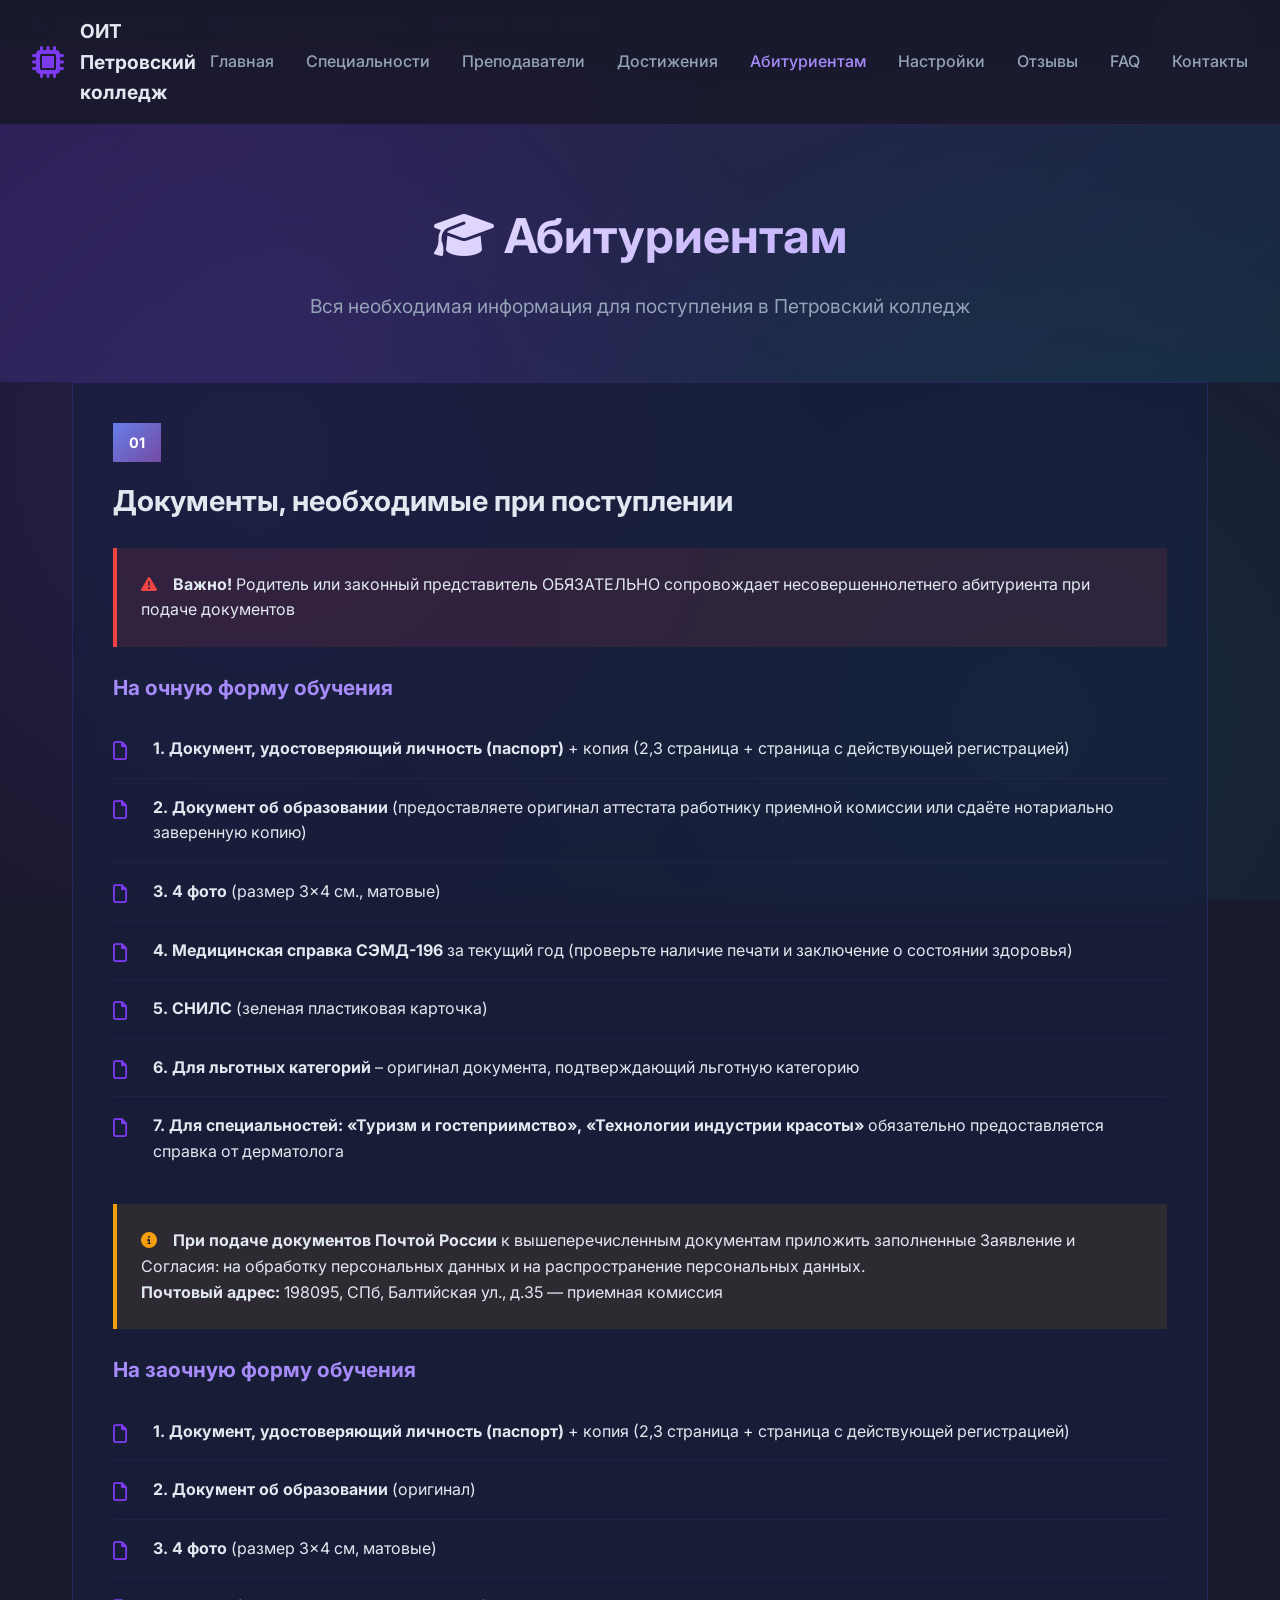
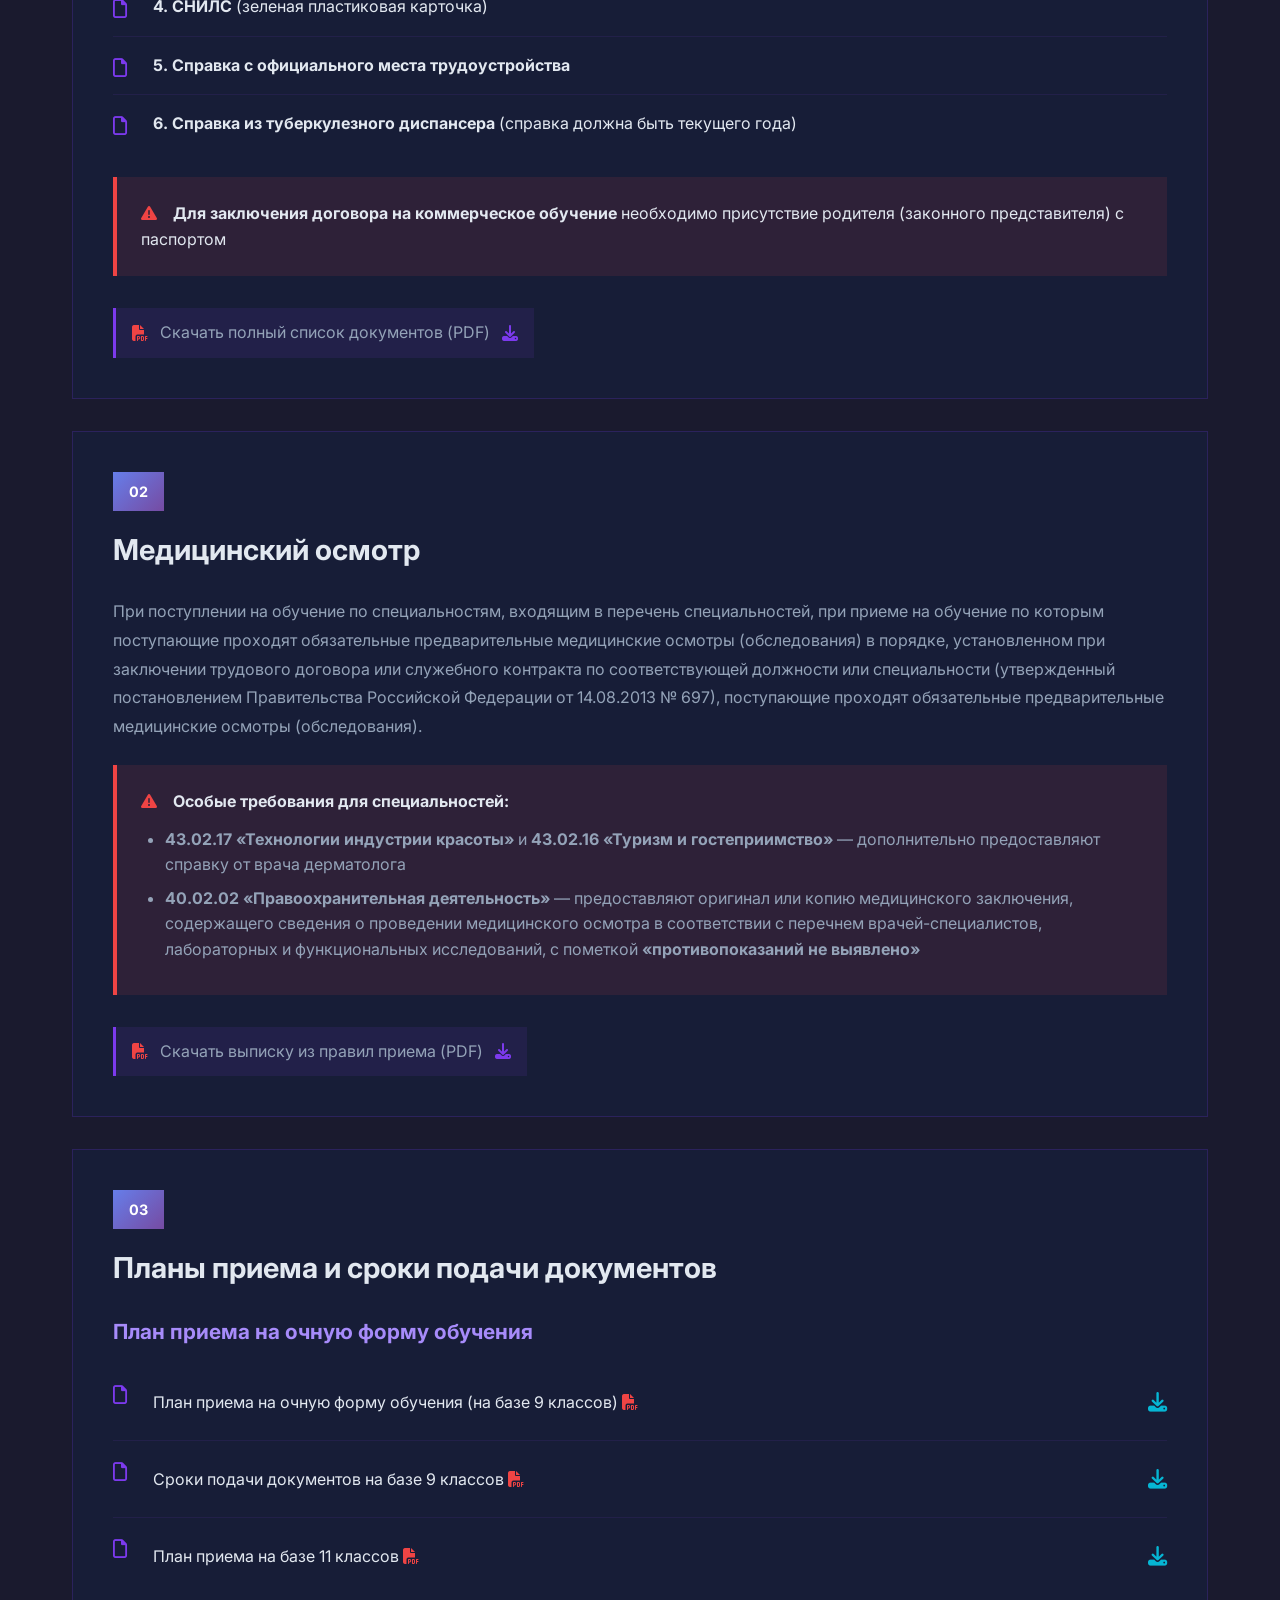
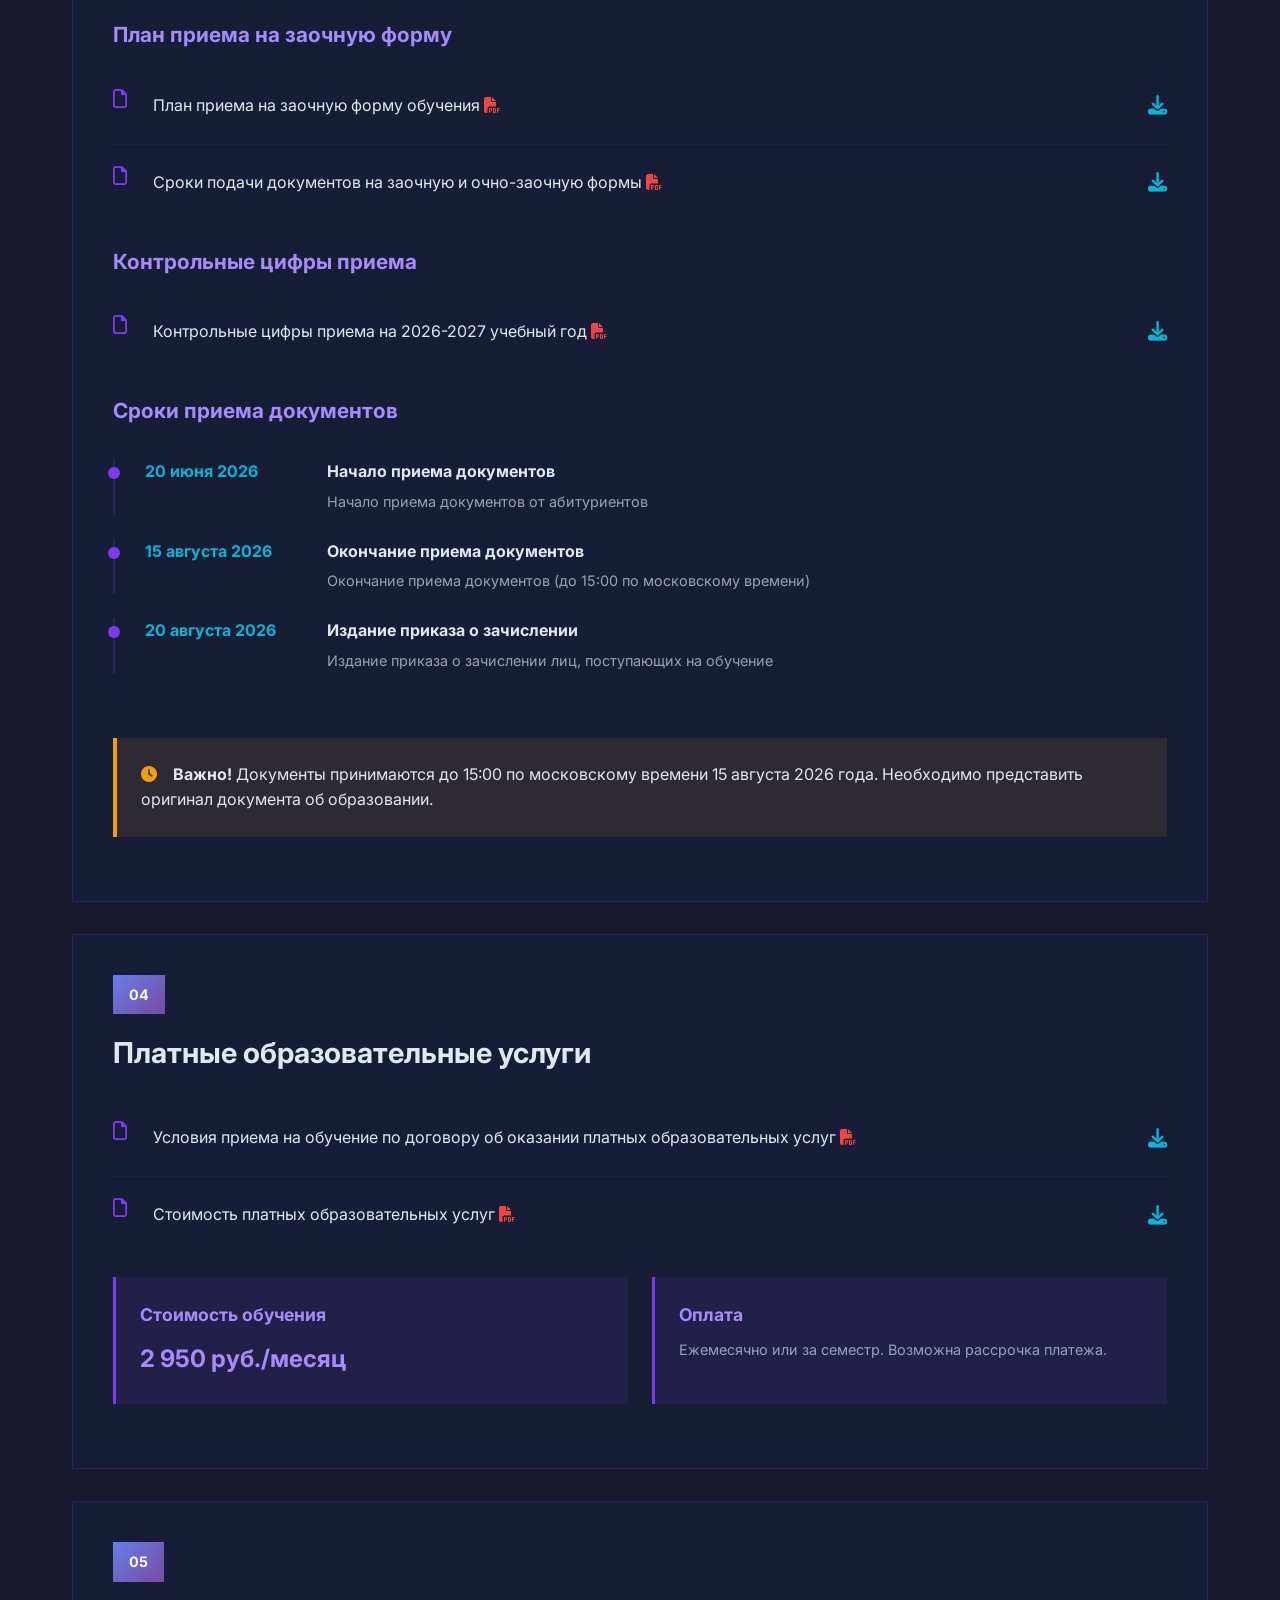
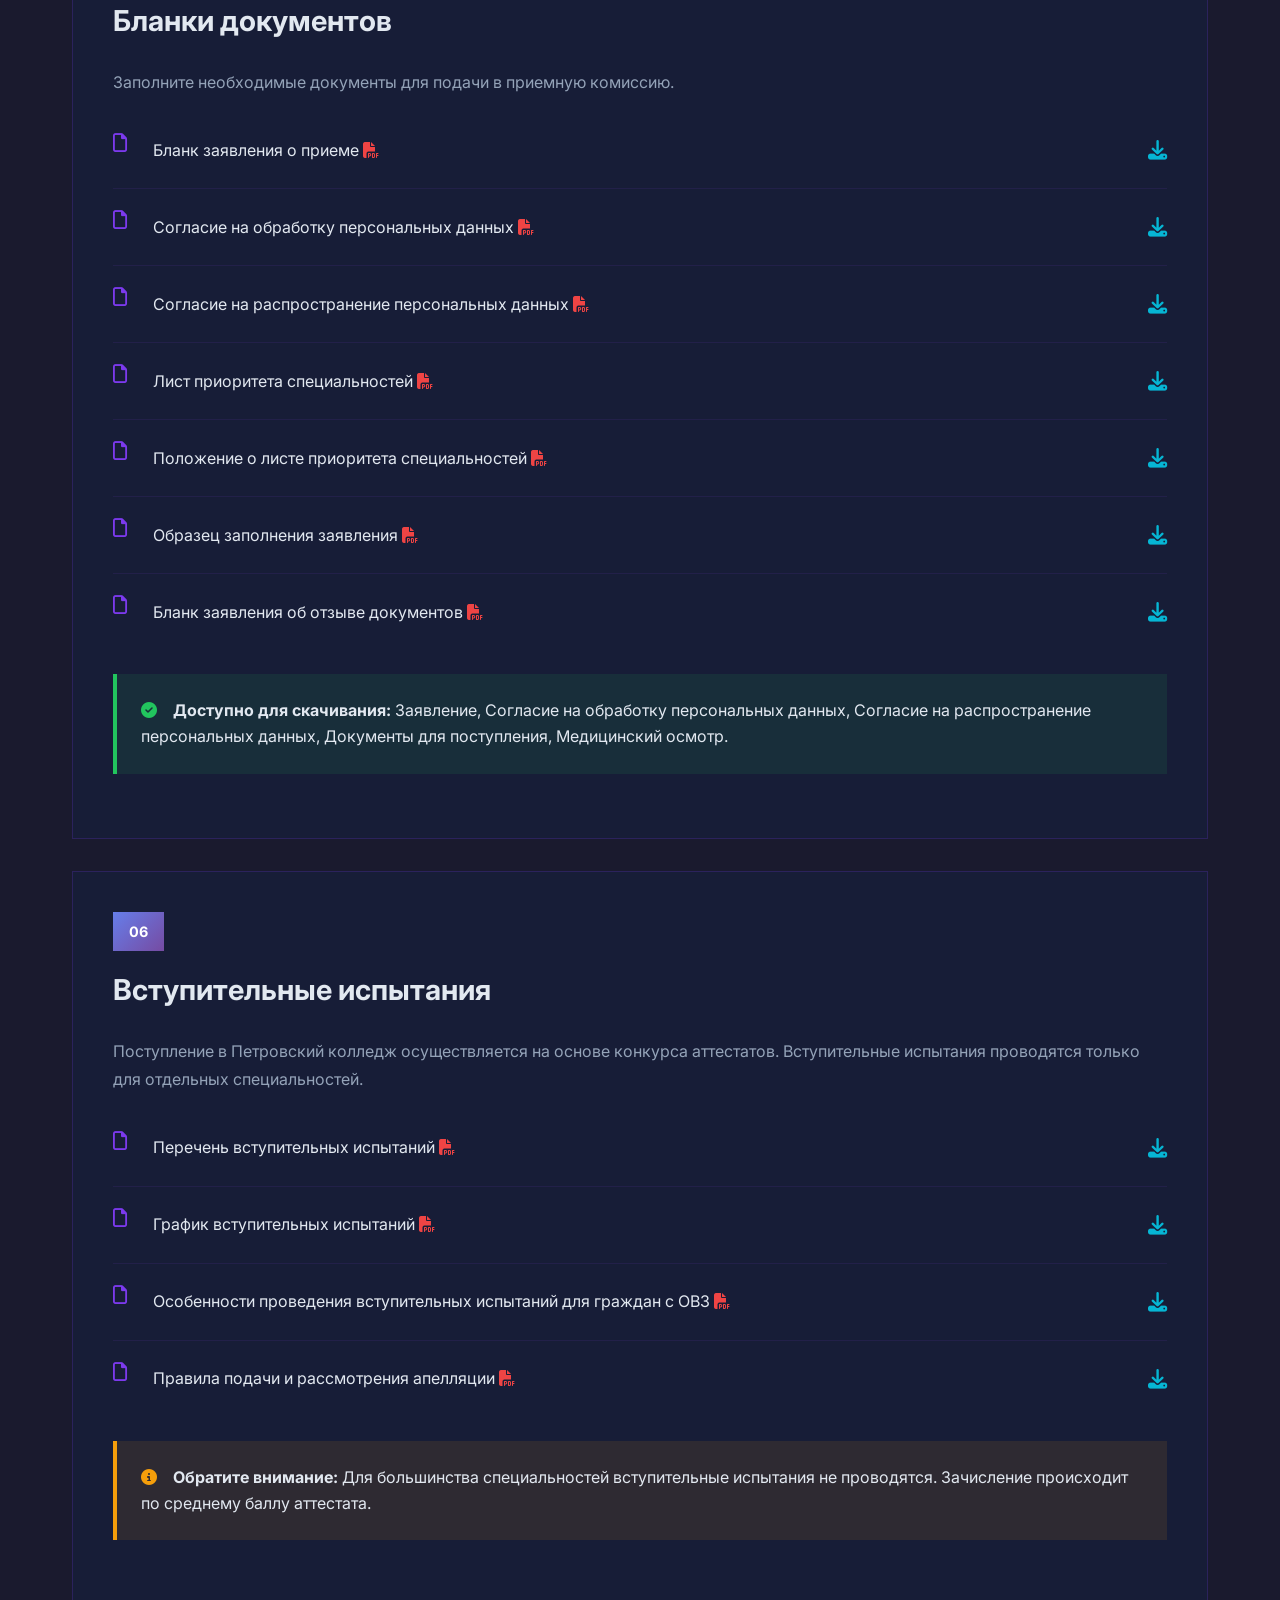
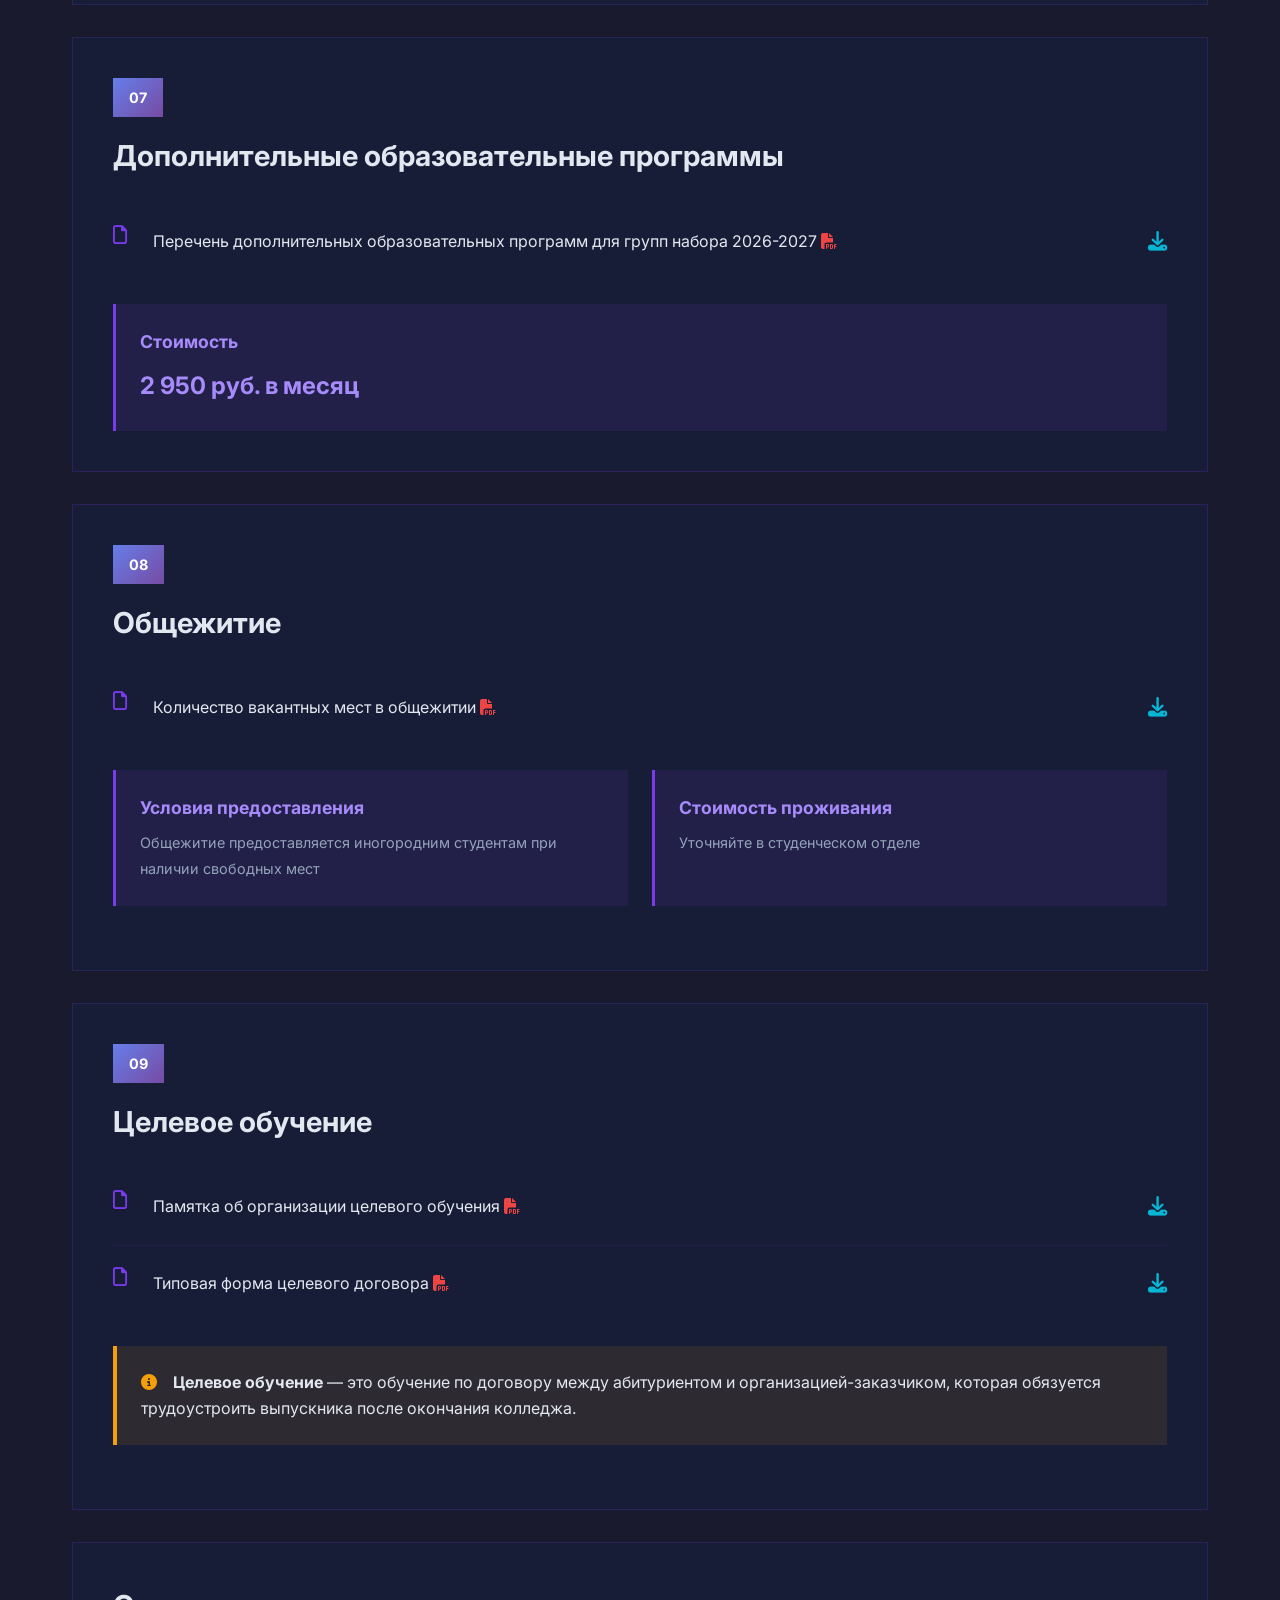
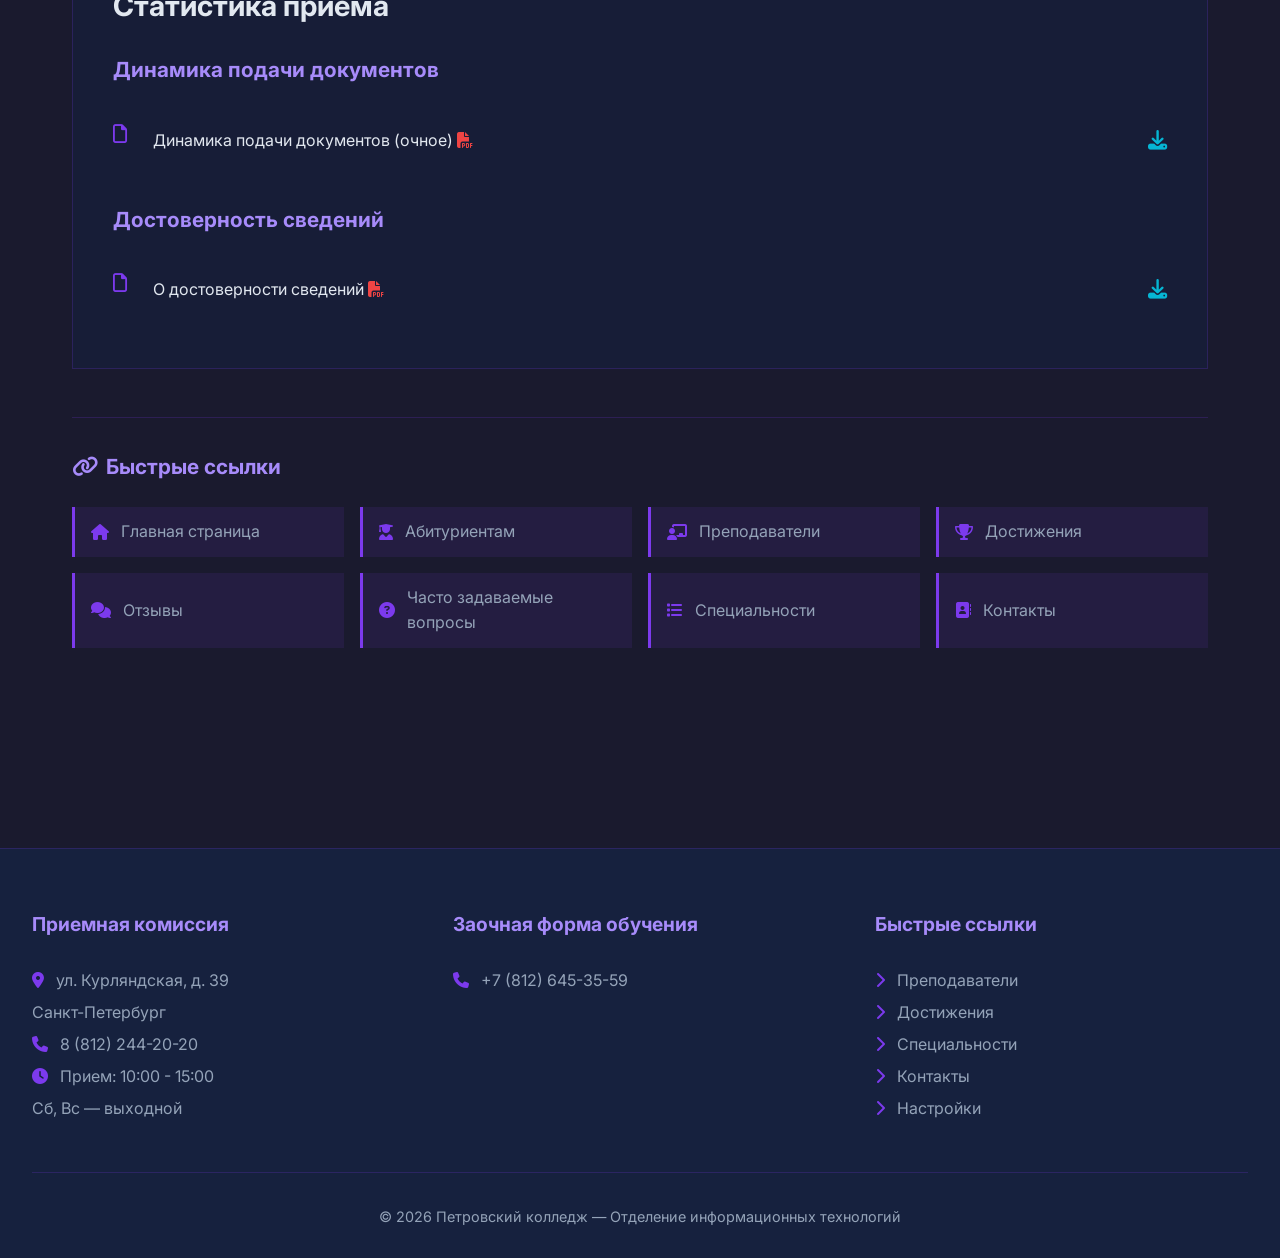
<file: applicants.html>
<!DOCTYPE html>
<html lang="ru">
<head>
    <meta charset="UTF-8">
    <meta name="viewport" content="width=device-width, initial-scale=1.0">
    <title>Абитуриентам — Петровский колледж</title>
    <link href="https://fonts.googleapis.com/css2?family=Inter:wght@300;400;500;600;700;800&display=swap" rel="stylesheet">
    <link rel="stylesheet" href="https://cdnjs.cloudflare.com/ajax/libs/font-awesome/6.4.0/css/all.min.css">
    <style>
        * { margin: 0; padding: 0; box-sizing: border-box; }

        :root {
            --primary: #1a1a2e;
            --secondary: #16213e;
            --accent: #7c3aed;
            --accent-light: #a78bfa;
            --cyan: #06b6d4;
            --text: #e2e8f0;
            --text-muted: #94a3b8;
            --border: rgba(124, 58, 237, 0.2);
            --card-bg: rgba(22, 33, 62, 0.6);
            --gradient-1: linear-gradient(135deg, #667eea 0%, #764ba2 100%);
            --gradient-2: linear-gradient(135deg, #f093fb 0%, #f5576c 100%);
            --gradient-3: linear-gradient(135deg, #4facfe 0%, #00f2fe 100%);
        }

        body {
            font-family: 'Inter', sans-serif;
            background: var(--primary);
            color: var(--text);
            line-height: 1.6;
            overflow-x: hidden;
        }

        .bg-animation {
            position: fixed;
            top: 0; left: 0;
            width: 100%; height: 100%;
            z-index: -1;
            background: 
                radial-gradient(circle at 20% 50%, rgba(124, 58, 237, 0.15) 0%, transparent 50%),
                radial-gradient(circle at 80% 80%, rgba(6, 182, 212, 0.1) 0%, transparent 50%);
        }

        /* Верхняя панель с контактами */
        .top-bar {
            background: rgba(26, 26, 46, 0.98);
            border-bottom: 1px solid var(--border);
            padding: 0.75rem 0;
            font-size: 0.9rem;
        }

        .top-bar .nav-container {
            display: flex;
            justify-content: space-between;
            align-items: center;
            flex-wrap: wrap;
            gap: 1rem;
        }

        .top-bar-left {
            display: flex;
            gap: 2rem;
            align-items: center;
            flex-wrap: wrap;
        }

        .top-bar-right {
            display: flex;
            gap: 1rem;
        }

        .top-bar a {
            color: var(--text-muted);
            text-decoration: none;
            display: flex;
            align-items: center;
            gap: 0.5rem;
            transition: color 0.3s ease;
        }

        .top-bar a:hover {
            color: var(--accent-light);
        }

        .top-bar i.fa-phone,
        .top-bar i.fa-envelope,
        .top-bar i.fa-clock {
            color: var(--accent);
        }

        .top-bar-social a {
            font-size: 1.2rem;
        }

        /* Navigation */
        .navbar {
            position: fixed;
            top: 0; width: 100%;
            background: rgba(26, 26, 46, 0.95);
            backdrop-filter: blur(20px);
            border-bottom: 1px solid var(--border);
            z-index: 1000;
            padding: 1rem 0;
        }

        .nav-container {
            max-width: 1400px;
            margin: 0 auto;
            padding: 0 2rem;
            display: flex;
            justify-content: space-between;
            align-items: center;
        }

        .nav-logo {
            display: flex;
            align-items: center;
            gap: 1rem;
            color: var(--text);
            text-decoration: none;
            font-weight: 700;
            font-size: 1.2rem;
        }

        .nav-logo i { color: var(--accent); font-size: 2rem; }

        .nav-links {
            display: flex;
            gap: 2rem;
            list-style: none;
            transition: all 0.3s ease;
        }

        .nav-links a {
            color: var(--text-muted);
            text-decoration: none;
            font-weight: 500;
            transition: all 0.3s ease;
            min-height: 44px;
            display: flex;
            align-items: center;
        }

        .nav-links a:hover, .nav-links a.active {
            color: var(--accent-light);
        }

        /* Гамбургер-меню */
        .mobile-menu-toggle {
            display: none;
            background: transparent;
            border: 1px solid var(--border);
            color: var(--text);
            width: 44px;
            height: 44px;
            cursor: pointer;
            font-size: 1.5rem;
            transition: all 0.3s ease;
            align-items: center;
            justify-content: center;
        }

        .mobile-menu-toggle:hover {
            border-color: var(--accent);
            color: var(--accent-light);
        }

        /* Page Header */
        .page-header {
            padding: 150px 2rem 60px;
            text-align: center;
            background: linear-gradient(135deg, rgba(124, 58, 237, 0.2) 0%, rgba(6, 182, 212, 0.1) 100%);
        }

        .page-header h1 {
            font-size: 3rem;
            margin-bottom: 1rem;
            background: linear-gradient(135deg, #fff 0%, var(--accent-light) 100%);
            -webkit-background-clip: text;
            -webkit-text-fill-color: transparent;
            background-clip: text;
        }

        .page-header p {
            color: var(--text-muted);
            font-size: 1.2rem;
            max-width: 800px;
            margin: 0 auto;
        }

        .container {
            max-width: 1200px;
            margin: 0 auto;
            padding: 0 2rem 100px;
        }

        .section-block {
            background: var(--card-bg);
            border: 1px solid var(--border);
            padding: 2.5rem;
            margin-bottom: 2rem;
            backdrop-filter: blur(10px);
            transition: all 0.3s ease;
        }

        .section-block:hover {
            border-color: var(--accent);
            box-shadow: 0 10px 30px rgba(124, 58, 237, 0.15);
        }

        .section-number {
            display: inline-block;
            background: var(--gradient-1);
            color: white;
            padding: 0.5rem 1rem;
            font-weight: 700;
            font-size: 0.9rem;
            margin-bottom: 1rem;
        }

        .section-block h2 {
            font-size: 1.8rem;
            margin-bottom: 1.5rem;
            color: var(--text);
        }

        .section-block h3 {
            font-size: 1.3rem;
            margin: 1.5rem 0 1rem;
            color: var(--accent-light);
        }

        .section-block p {
            color: var(--text-muted);
            margin-bottom: 1rem;
            line-height: 1.8;
        }

        .doc-list {
            list-style: none;
            padding: 0;
        }

        .doc-list li {
            padding: 1rem 0 1rem 2.5rem;
            position: relative;
            border-bottom: 1px solid rgba(124, 58, 237, 0.1);
        }

        .doc-list li:last-child {
            border-bottom: none;
        }

        .doc-list li::before {
            content: '\f15b';
            font-family: 'Font Awesome 6 Free';
            font-weight: 400;
            position: absolute;
            left: 0;
            top: 1rem;
            color: var(--accent);
            font-size: 1.2rem;
        }

        .doc-list li a {
            color: var(--text);
            text-decoration: none;
            transition: color 0.3s ease;
            display: flex;
            align-items: center;
            justify-content: space-between;
            min-height: 44px;
            padding: 0.5rem 0;
        }

        .doc-list li a:hover {
            color: var(--accent-light);
        }

        .doc-list li a .download-icon {
            color: var(--cyan);
            font-size: 1.2rem;
            transition: transform 0.3s ease;
        }

        .doc-list li a:hover .download-icon {
            transform: translateX(5px);
        }

        .alert-box {
            background: rgba(245, 158, 11, 0.1);
            border-left: 4px solid #f59e0b;
            padding: 1.5rem;
            margin: 1.5rem 0;
        }

        .alert-box i {
            color: #f59e0b;
            margin-right: 0.75rem;
        }

        .alert-box.danger {
            background: rgba(239, 68, 68, 0.1);
            border-left-color: #ef4444;
        }

        .alert-box.danger i {
            color: #ef4444;
        }

        .alert-box.success {
            background: rgba(34, 197, 94, 0.1);
            border-left-color: #22c55e;
        }

        .alert-box.success i {
            color: #22c55e;
        }

        .alert-box ul {
            margin-top: 0.75rem;
            padding-left: 1.5rem;
        }

        .alert-box ul li {
            margin-bottom: 0.5rem;
            color: var(--text-muted);
        }

        .info-grid {
            display: grid;
            grid-template-columns: repeat(auto-fit, minmax(300px, 1fr));
            gap: 1.5rem;
            margin: 1.5rem 0;
        }

        .info-item {
            background: rgba(124, 58, 237, 0.1);
            padding: 1.5rem;
            border-left: 3px solid var(--accent);
        }

        .info-item h4 {
            color: var(--accent-light);
            margin-bottom: 0.5rem;
            font-size: 1.1rem;
        }

        .info-item p {
            color: var(--text-muted);
            font-size: 0.9rem;
            margin: 0;
        }

        .price-table {
            width: 100%;
            border-collapse: collapse;
            margin: 1.5rem 0;
        }

        .price-table th,
        .price-table td {
            padding: 1rem;
            text-align: left;
            border-bottom: 1px solid var(--border);
        }

        .price-table th {
            background: rgba(124, 58, 237, 0.2);
            color: var(--accent-light);
            font-weight: 600;
        }

        .price-table td {
            color: var(--text-muted);
        }

        .price-table tr:hover td {
            background: rgba(124, 58, 237, 0.05);
        }

        .timeline {
            position: relative;
            padding: 1rem 0;
        }

        .timeline-item {
            display: flex;
            gap: 2rem;
            margin-bottom: 1.5rem;
            padding-left: 2rem;
            position: relative;
        }

        .timeline-item::before {
            content: '';
            position: absolute;
            left: 0;
            top: 0;
            width: 2px;
            height: 100%;
            background: var(--border);
        }

        .timeline-item::after {
            content: '';
            position: absolute;
            left: -5px;
            top: 0.5rem;
            width: 12px;
            height: 12px;
            background: var(--accent);
            border-radius: 50%;
        }

        .timeline-date {
            font-weight: 700;
            color: var(--cyan);
            min-width: 150px;
        }

        .timeline-content h4 {
            color: var(--text);
            margin-bottom: 0.25rem;
        }

        .timeline-content p {
            color: var(--text-muted);
            font-size: 0.9rem;
            margin: 0;
        }

        /* Быстрые ссылки */
        .quick-links-section {
            margin-top: 3rem;
            padding-top: 2rem;
            border-top: 1px solid var(--border);
        }

        .quick-links-section h3 {
            color: var(--accent-light);
            margin-bottom: 1.5rem;
            font-size: 1.3rem;
            display: flex;
            align-items: center;
            gap: 0.5rem;
        }

        .quick-links-grid {
            display: grid;
            grid-template-columns: repeat(auto-fit, minmax(250px, 1fr));
            gap: 1rem;
        }

        .quick-link {
            color: var(--text-muted);
            text-decoration: none;
            padding: 0.75rem 1rem;
            background: rgba(124, 58, 237, 0.1);
            border-left: 3px solid var(--accent);
            transition: all 0.3s ease;
            display: flex;
            align-items: center;
            gap: 0.75rem;
            min-height: 44px;
        }

        .quick-link:hover {
            background: rgba(124, 58, 237, 0.2);
            border-left-color: var(--cyan);
            transform: translateX(5px);
            color: var(--text);
        }

        .quick-link i {
            color: var(--accent);
        }

        /* Footer */
        .contact-footer {
            background: var(--secondary);
            border-top: 1px solid var(--border);
            padding: 60px 2rem 30px;
            margin-top: 100px;
        }

        .footer-content {
            max-width: 1400px;
            margin: 0 auto;
            display: grid;
            grid-template-columns: repeat(auto-fit, minmax(250px, 1fr));
            gap: 3rem;
            margin-bottom: 3rem;
        }

        .footer-section h4 {
            color: var(--accent-light);
            margin-bottom: 1.5rem;
            font-size: 1.2rem;
        }

        .footer-section p,
        .footer-section a {
            color: var(--text-muted);
            text-decoration: none;
            line-height: 2;
            transition: color 0.3s ease;
        }

        .footer-section a:hover {
            color: var(--accent);
        }

        .footer-section i {
            margin-right: 0.5rem;
            color: var(--accent);
        }

        .footer-bottom {
            max-width: 1400px;
            margin: 0 auto;
            padding-top: 2rem;
            border-top: 1px solid var(--border);
            text-align: center;
            color: var(--text-muted);
            font-size: 0.9rem;
        }

        @media (max-width: 768px) {
            .page-header h1 { font-size: 2rem; }
            .section-block { padding: 1.5rem; }
            .timeline-item { flex-direction: column; gap: 0.5rem; }
            
            /* Показываем гамбургер-меню на мобильных */
            .mobile-menu-toggle {
                display: flex;
            }
            
            /* Скрываем навигацию по умолчанию */
            .nav-links {
                display: none;
                position: absolute;
                top: 100%;
                left: 0;
                right: 0;
                background: var(--secondary);
                flex-direction: column;
                padding: 1rem 2rem;
                border-bottom: 1px solid var(--border);
                box-shadow: 0 10px 30px rgba(0, 0, 0, 0.3);
            }
            
            /* Показываем навигацию когда активна */
            .nav-links.active {
                display: flex;
            }
            
            .nav-links li {
                width: 100%;
            }
            
            .nav-links a {
                width: 100%;
                padding: 0.75rem 0;
            }
            
            /* Верхняя панель */
            .top-bar .nav-container {
                flex-direction: column;
                gap: 1rem;
            }
            
            .top-bar-left {
                flex-direction: column;
                gap: 0.75rem;
                align-items: flex-start;
            }
            
            /* Увеличиваем кнопки для пальцев */
            button, a, .btn, .quick-link, .doc-list li a {
                min-height: 44px;
                touch-action: manipulation;
                -webkit-tap-highlight-color: rgba(124, 58, 237, 0.3);
            }
            
            .quick-links-grid {
                grid-template-columns: 1fr;
            }
            
            .info-grid {
                grid-template-columns: 1fr;
            }
        }
    </style>
</head>
<body>
    <div class="bg-animation"></div>

    <!-- Верхняя панель с иконками -->
    <div class="top-bar">
        <div class="nav-container">
            <div class="top-bar-left">
                <a href="tel:88122442020">
                    <i class="fas fa-phone"></i>
                    <span>8 (812) 244-20-20</span>
                </a>
                <a href="mailto:director@petrocollege.ru">
                    <i class="fas fa-envelope"></i>
                    <span>director@petrocollege.ru</span>
                </a>
                <div style="color: var(--text-muted); display: flex; align-items: center; gap: 0.5rem;">
                    <i class="fas fa-clock"></i>
                    <span>Пн-Пт: 10:00 - 15:00</span>
                </div>
            </div>
            
            <div class="top-bar-right top-bar-social">
                <a href="https://vk.com/petrocollege_spb" target="_blank" title="ВКонтакте">
                    <i class="fab fa-vk"></i>
                </a>
                <a href="https://www.youtube.com/channel/UCbCgD2jMRWo3mC8QXcbJLuw" target="_blank" title="YouTube">
                    <i class="fab fa-youtube"></i>
                </a>
                <a href="https://telegram.org" target="_blank" title="Telegram">
                    <i class="fab fa-telegram"></i>
                </a>
            </div>
        </div>
    </div>

    <!-- Navigation -->
    <nav class="navbar">
        <div class="nav-container">
            <a href="index.html" class="nav-logo">
                <i class="fas fa-microchip"></i>
                <span>ОИТ Петровский колледж</span>
            </a>
            
            <!-- Гамбургер-меню кнопка -->
            <button class="mobile-menu-toggle" onclick="toggleMobileMenu()" aria-label="Открыть меню">
                <i class="fas fa-bars" id="menu-icon"></i>
            </button>
            
            <ul class="nav-links" id="nav-links">
                <li><a href="index.html">Главная</a></li>
                <li><a href="index.html#specialties">Специальности</a></li>
                <li><a href="teachers.html">Преподаватели</a></li>
                <li><a href="achievements.html">Достижения</a></li>
                <li><a href="applicants.html" class="active">Абитуриентам</a></li>
                <li><a href="accessibility.html">Настройки</a></li>
                <li><a href="reviews.html">Отзывы</a></li>
                <li><a href="faq.html">FAQ</a></li>
                <li><a href="index.html#contacts">Контакты</a></li>
            </ul>
        </div>
    </nav>

    <header class="page-header">
        <h1><i class="fas fa-graduation-cap"></i> Абитуриентам</h1>
        <p>Вся необходимая информация для поступления в Петровский колледж</p>
    </header>

    <div class="container">
        <!-- Документы для поступления -->
        <div class="section-block">
            <span class="section-number">01</span>
            <h2>Документы, необходимые при поступлении</h2>
            
            <div class="alert-box danger">
                <i class="fas fa-exclamation-triangle"></i>
                <strong>Важно!</strong> Родитель или законный представитель ОБЯЗАТЕЛЬНО сопровождает несовершеннолетнего абитуриента при подаче документов
            </div>

            <h3>На очную форму обучения</h3>
            <ul class="doc-list">
                <li><strong>1. Документ, удостоверяющий личность (паспорт)</strong> + копия (2,3 страница + страница с действующей регистрацией)</li>
                <li><strong>2. Документ об образовании</strong> (предоставляете оригинал аттестата работнику приемной комиссии или сдаёте нотариально заверенную копию)</li>
                <li><strong>3. 4 фото</strong> (размер 3×4 см., матовые)</li>
                <li><strong>4. Медицинская справка СЭМД-196</strong> за текущий год (проверьте наличие печати и заключение о состоянии здоровья)</li>
                <li><strong>5. СНИЛС</strong> (зеленая пластиковая карточка)</li>
                <li><strong>6. Для льготных категорий</strong> – оригинал документа, подтверждающий льготную категорию</li>
                <li><strong>7. Для специальностей: «Туризм и гостеприимство», «Технологии индустрии красоты»</strong> обязательно предоставляется справка от дерматолога</li>
            </ul>

            <div class="alert-box">
                <i class="fas fa-info-circle"></i>
                <strong>При подаче документов Почтой России</strong> к вышеперечисленным документам приложить заполненные Заявление и Согласия: на обработку персональных данных и на распространение персональных данных.<br>
                <strong>Почтовый адрес:</strong> 198095, СПб, Балтийская ул., д.35 — приемная комиссия
            </div>

            <h3>На заочную форму обучения</h3>
            <ul class="doc-list">
                <li><strong>1. Документ, удостоверяющий личность (паспорт)</strong> + копия (2,3 страница + страница с действующей регистрацией)</li>
                <li><strong>2. Документ об образовании</strong> (оригинал)</li>
                <li><strong>3. 4 фото</strong> (размер 3×4 см, матовые)</li>
                <li><strong>4. СНИЛС</strong> (зеленая пластиковая карточка)</li>
                <li><strong>5. Справка с официального места трудоустройства</strong></li>
                <li><strong>6. Справка из туберкулезного диспансера</strong> (справка должна быть текущего года)</li>
            </ul>

            <div class="alert-box danger">
                <i class="fas fa-exclamation-triangle"></i>
                <strong>Для заключения договора на коммерческое обучение</strong> необходимо присутствие родителя (законного представителя) с паспортом
            </div>

            <div style="margin-top: 2rem;">
                <a href="документы для поступления.pdf" download class="quick-link" style="display: inline-flex;">
                    <i class="fas fa-file-pdf" style="color: #ef4444;"></i>
                    <span>Скачать полный список документов (PDF)</span>
                    <i class="fas fa-download" style="margin-left: auto;"></i>
                </a>
            </div>
        </div>

        <!-- Медицинский осмотр -->
        <div class="section-block">
            <span class="section-number">02</span>
            <h2>Медицинский осмотр</h2>
            
            <p>При поступлении на обучение по специальностям, входящим в перечень специальностей, при приеме на обучение по которым поступающие проходят обязательные предварительные медицинские осмотры (обследования) в порядке, установленном при заключении трудового договора или служебного контракта по соответствующей должности или специальности (утвержденный постановлением Правительства Российской Федерации от 14.08.2013 № 697), поступающие проходят обязательные предварительные медицинские осмотры (обследования).</p>

            <div class="alert-box danger">
                <i class="fas fa-exclamation-triangle"></i>
                <strong>Особые требования для специальностей:</strong>
                <ul>
                    <li><strong>43.02.17 «Технологии индустрии красоты»</strong> и <strong>43.02.16 «Туризм и гостеприимство»</strong> — дополнительно предоставляют справку от врача дерматолога</li>
                    <li><strong>40.02.02 «Правоохранительная деятельность»</strong> — предоставляют оригинал или копию медицинского заключения, содержащего сведения о проведении медицинского осмотра в соответствии с перечнем врачей-специалистов, лабораторных и функциональных исследований, с пометкой <strong>«противопоказаний не выявлено»</strong></li>
                </ul>
            </div>

            <div style="margin-top: 2rem;">
                <a href="мед осмотр.pdf" download class="quick-link" style="display: inline-flex;">
                    <i class="fas fa-file-pdf" style="color: #ef4444;"></i>
                    <span>Скачать выписку из правил приема (PDF)</span>
                    <i class="fas fa-download" style="margin-left: auto;"></i>
                </a>
            </div>
        </div>

        <!-- Планы приема -->
        <div class="section-block">
            <span class="section-number">03</span>
            <h2>Планы приема и сроки подачи документов</h2>
            
            <h3>План приема на очную форму обучения</h3>
            <ul class="doc-list">
                <li>
                    <a href="специальности.pdf" download>
                        <span>План приема на очную форму обучения (на базе 9 классов) <i class="fas fa-file-pdf" style="color: #ef4444; margin-right: 0.5rem;"></i></span>
                        <i class="fas fa-download download-icon"></i>
                    </a>
                </li>
                <li>
                    <a href="сроки подачи на основе 9.pdf" download>
                        <span>Сроки подачи документов на базе 9 классов <i class="fas fa-file-pdf" style="color: #ef4444; margin-right: 0.5rem;"></i></span>
                        <i class="fas fa-download download-icon"></i>
                    </a>
                </li>
                <li>
                    <a href="на 11.pdf" download>
                        <span>План приема на базе 11 классов <i class="fas fa-file-pdf" style="color: #ef4444; margin-right: 0.5rem;"></i></span>
                        <i class="fas fa-download download-icon"></i>
                    </a>
                </li>
            </ul>

            <h3>План приема на заочную форму</h3>
            <ul class="doc-list">
                <li>
                    <a href="заочная.pdf" download>
                        <span>План приема на заочную форму обучения <i class="fas fa-file-pdf" style="color: #ef4444; margin-right: 0.5rem;"></i></span>
                        <i class="fas fa-download download-icon"></i>
                    </a>
                </li>
                <li>
                    <a href="сроки подачи.pdf" download>
                        <span>Сроки подачи документов на заочную и очно-заочную формы <i class="fas fa-file-pdf" style="color: #ef4444; margin-right: 0.5rem;"></i></span>
                        <i class="fas fa-download download-icon"></i>
                    </a>
                </li>
            </ul>

            <h3>Контрольные цифры приема</h3>
            <ul class="doc-list">
                <li>
                    <a href="контрольные.pdf" download>
                        <span>Контрольные цифры приема на 2026-2027 учебный год <i class="fas fa-file-pdf" style="color: #ef4444; margin-right: 0.5rem;"></i></span>
                        <i class="fas fa-download download-icon"></i>
                    </a>
                </li>
            </ul>

            <h3>Сроки приема документов</h3>
            <div class="timeline">
                <div class="timeline-item">
                    <div class="timeline-date">20 июня 2026</div>
                    <div class="timeline-content">
                        <h4>Начало приема документов</h4>
                        <p>Начало приема документов от абитуриентов</p>
                    </div>
                </div>
                <div class="timeline-item">
                    <div class="timeline-date">15 августа 2026</div>
                    <div class="timeline-content">
                        <h4>Окончание приема документов</h4>
                        <p>Окончание приема документов (до 15:00 по московскому времени)</p>
                    </div>
                </div>
                <div class="timeline-item">
                    <div class="timeline-date">20 августа 2026</div>
                    <div class="timeline-content">
                        <h4>Издание приказа о зачислении</h4>
                        <p>Издание приказа о зачислении лиц, поступающих на обучение</p>
                    </div>
                </div>
            </div>

            <div class="alert-box">
                <i class="fas fa-clock"></i>
                <strong>Важно!</strong> Документы принимаются до 15:00 по московскому времени 15 августа 2026 года. Необходимо представить оригинал документа об образовании.
            </div>
        </div>

        <!-- Платные образовательные услуги -->
        <div class="section-block">
            <span class="section-number">04</span>
            <h2>Платные образовательные услуги</h2>
            
            <ul class="doc-list">
                <li>
                    <a href="усллвия.pdf" download>
                        <span>Условия приема на обучение по договору об оказании платных образовательных услуг <i class="fas fa-file-pdf" style="color: #ef4444; margin-right: 0.5rem;"></i></span>
                        <i class="fas fa-download download-icon"></i>
                    </a>
                </li>
                <li>
                    <a href="стоимость.pdf" download>
                        <span>Стоимость платных образовательных услуг <i class="fas fa-file-pdf" style="color: #ef4444; margin-right: 0.5rem;"></i></span>
                        <i class="fas fa-download download-icon"></i>
                    </a>
                </li>
            </ul>

            <div class="info-grid">
                <div class="info-item">
                    <h4>Стоимость обучения</h4>
                    <p style="font-size: 1.5rem; color: var(--accent-light); font-weight: 700;">2 950 руб./месяц</p>
                </div>
                <div class="info-item">
                    <h4>Оплата</h4>
                    <p>Ежемесячно или за семестр. Возможна рассрочка платежа.</p>
                </div>
            </div>
        </div>

        <!-- Бланки -->
        <div class="section-block">
            <span class="section-number">05</span>
            <h2>Бланки документов</h2>
            <p>Заполните необходимые документы для подачи в приемную комиссию.</p>

            <ul class="doc-list">
                <li>
                    <a href="бланк заявления.pdf" download>
                        <span>Бланк заявления о приеме <i class="fas fa-file-pdf" style="color: #ef4444; margin-right: 0.5rem;"></i></span>
                        <i class="fas fa-download download-icon"></i>
                    </a>
                </li>
                <li>
                    <a href="бланк согласия на обработку.pdf" download>
                        <span>Согласие на обработку персональных данных <i class="fas fa-file-pdf" style="color: #ef4444; margin-right: 0.5rem;"></i></span>
                        <i class="fas fa-download download-icon"></i>
                    </a>
                </li>
                <li>
                    <a href="бланк согласия работку.pdf" download>
                        <span>Согласие на распространение персональных данных <i class="fas fa-file-pdf" style="color: #ef4444; margin-right: 0.5rem;"></i></span>
                        <i class="fas fa-download download-icon"></i>
                    </a>
                </li>
                <li>
                    <a href="лист приоритета.pdf" download>
                        <span>Лист приоритета специальностей <i class="fas fa-file-pdf" style="color: #ef4444; margin-right: 0.5rem;"></i></span>
                        <i class="fas fa-download download-icon"></i>
                    </a>
                </li>
                <li>
                    <a href="положение.pdf" download>
                        <span>Положение о листе приоритета специальностей <i class="fas fa-file-pdf" style="color: #ef4444; margin-right: 0.5rem;"></i></span>
                        <i class="fas fa-download download-icon"></i>
                    </a>
                </li>
                <li>
                    <a href="образец заявления.pdf" download>
                        <span>Образец заполнения заявления <i class="fas fa-file-pdf" style="color: #ef4444; margin-right: 0.5rem;"></i></span>
                        <i class="fas fa-download download-icon"></i>
                    </a>
                </li>
                <li>
                    <a href="отзыв.pdf" download>
                        <span>Бланк заявления об отзыве документов <i class="fas fa-file-pdf" style="color: #ef4444; margin-right: 0.5rem;"></i></span>
                        <i class="fas fa-download download-icon"></i>
                    </a>
                </li>
            </ul>

            <div class="alert-box success">
                <i class="fas fa-check-circle"></i>
                <strong>Доступно для скачивания:</strong> Заявление, Согласие на обработку персональных данных, Согласие на распространение персональных данных, Документы для поступления, Медицинский осмотр.
            </div>
        </div>

        <!-- Вступительные испытания -->
        <div class="section-block">
            <span class="section-number">06</span>
            <h2>Вступительные испытания</h2>

            <p>Поступление в Петровский колледж осуществляется на основе конкурса аттестатов. Вступительные испытания проводятся только для отдельных специальностей.</p>

            <ul class="doc-list">
                <li>
                    <a href="перечень.pdf" download>
                        <span>Перечень вступительных испытаний <i class="fas fa-file-pdf" style="color: #ef4444; margin-right: 0.5rem;"></i></span>
                        <i class="fas fa-download download-icon"></i>
                    </a>
                </li>
                <li>
                    <a href="график.pdf" download>
                        <span>График вступительных испытаний <i class="fas fa-file-pdf" style="color: #ef4444; margin-right: 0.5rem;"></i></span>
                        <i class="fas fa-download download-icon"></i>
                    </a>
                </li>
                <li>
                    <a href="особенности.pdf" download>
                        <span>Особенности проведения вступительных испытаний для граждан с ОВЗ <i class="fas fa-file-pdf" style="color: #ef4444; margin-right: 0.5rem;"></i></span>
                        <i class="fas fa-download download-icon"></i>
                    </a>
                </li>
                <li>
                    <a href="правила.pdf" download>
                        <span>Правила подачи и рассмотрения апелляции <i class="fas fa-file-pdf" style="color: #ef4444; margin-right: 0.5rem;"></i></span>
                        <i class="fas fa-download download-icon"></i>
                    </a>
                </li>
            </ul>

            <div class="alert-box">
                <i class="fas fa-info-circle"></i>
                <strong>Обратите внимание:</strong> Для большинства специальностей вступительные испытания не проводятся. Зачисление происходит по среднему баллу аттестата.
            </div>
        </div>

        <!-- Дополнительные программы -->
        <div class="section-block">
            <span class="section-number">07</span>
            <h2>Дополнительные образовательные программы</h2>
            
            <ul class="doc-list">
                <li>
                    <a href="перечени.pdf" download>
                        <span>Перечень дополнительных образовательных программ для групп набора 2026-2027 <i class="fas fa-file-pdf" style="color: #ef4444; margin-right: 0.5rem;"></i></span>
                        <i class="fas fa-download download-icon"></i>
                    </a>
                </li>
            </ul>

            <div class="info-item" style="margin-top: 1.5rem;">
                <h4>Стоимость</h4>
                <p style="font-size: 1.5rem; color: var(--accent-light); font-weight: 700;">2 950 руб. в месяц</p>
            </div>
        </div>

        <!-- Общежитие -->
        <div class="section-block">
            <span class="section-number">08</span>
            <h2>Общежитие</h2>
            
            <ul class="doc-list">
                <li>
                    <a href="вакантные.pdf" download>
                        <span>Количество вакантных мест в общежитии <i class="fas fa-file-pdf" style="color: #ef4444; margin-right: 0.5rem;"></i></span>
                        <i class="fas fa-download download-icon"></i>
                    </a>
                </li>
            </ul>

            <div class="info-grid">
                <div class="info-item">
                    <h4>Условия предоставления</h4>
                    <p>Общежитие предоставляется иногородним студентам при наличии свободных мест</p>
                </div>
                <div class="info-item">
                    <h4>Стоимость проживания</h4>
                    <p>Уточняйте в студенческом отделе</p>
                </div>
            </div>
        </div>

        <!-- Целевое обучение -->
        <div class="section-block">
            <span class="section-number">09</span>
            <h2>Целевое обучение</h2>
            
            <ul class="doc-list">
                <li>
                    <a href="памятка.pdf" download>
                        <span>Памятка об организации целевого обучения <i class="fas fa-file-pdf" style="color: #ef4444; margin-right: 0.5rem;"></i></span>
                        <i class="fas fa-download download-icon"></i>
                    </a>
                </li>
                <li>
                    <a href="типовая.pdf" download>
                        <span>Типовая форма целевого договора <i class="fas fa-file-pdf" style="color: #ef4444; margin-right: 0.5rem;"></i></span>
                        <i class="fas fa-download download-icon"></i>
                    </a>
                </li>
            </ul>

            <div class="alert-box">
                <i class="fas fa-info-circle"></i>
                <strong>Целевое обучение</strong> — это обучение по договору между абитуриентом и организацией-заказчиком, которая обязуется трудоустроить выпускника после окончания колледжа.
            </div>
        </div>

        <!-- Статистика приема -->
        <div class="section-block">
            <h2>Статистика приема</h2>
            
            <h3>Динамика подачи документов</h3>
            <ul class="doc-list">
                <li>
                    <a href="жинамика.pdf" download>
                        <span>Динамика подачи документов (очное) <i class="fas fa-file-pdf" style="color: #ef4444; margin-right: 0.5rem;"></i></span>
                        <i class="fas fa-download download-icon"></i>
                    </a>
                </li>
            </ul>

            <h3>Достоверность сведений</h3>
            <ul class="doc-list">
                <li>
                    <a href="достоверность.pdf" download>
                        <span>О достоверности сведений <i class="fas fa-file-pdf" style="color: #ef4444; margin-right: 0.5rem;"></i></span>
                        <i class="fas fa-download download-icon"></i>
                    </a>
                </li>
            </ul>
        </div>

        <!-- Быстрые ссылки -->
        <div class="quick-links-section">
            <h3><i class="fas fa-link"></i> Быстрые ссылки</h3>
            <div class="quick-links-grid">
                <a href="index.html" class="quick-link">
                    <i class="fas fa-home"></i>
                    <span>Главная страница</span>
                </a>
                <a href="applicants.html" class="quick-link">
                    <i class="fas fa-user-graduate"></i>
                    <span>Абитуриентам</span>
                </a>
                <a href="teachers.html" class="quick-link">
                    <i class="fas fa-chalkboard-teacher"></i>
                    <span>Преподаватели</span>
                </a>
                <a href="achievements.html" class="quick-link">
                    <i class="fas fa-trophy"></i>
                    <span>Достижения</span>
                </a>
                <a href="reviews.html" class="quick-link">
                    <i class="fas fa-comments"></i>
                    <span>Отзывы</span>
                </a>
                <a href="faq.html" class="quick-link">
                    <i class="fas fa-question-circle"></i>
                    <span>Часто задаваемые вопросы</span>
                </a>
                <a href="index.html#specialties" class="quick-link">
                    <i class="fas fa-list"></i>
                    <span>Специальности</span>
                </a>
                <a href="index.html#contacts" class="quick-link">
                    <i class="fas fa-address-book"></i>
                    <span>Контакты</span>
                </a>
            </div>
        </div>
    </div>

    <!-- Footer -->
    <footer class="contact-footer">
        <div class="footer-content">
            <div class="footer-section">
                <h4>Приемная комиссия</h4>
                <p><i class="fas fa-map-marker-alt"></i> ул. Курляндская, д. 39<br>Санкт-Петербург</p>
                <p><i class="fas fa-phone"></i> <a href="tel:88122442020">8 (812) 244-20-20</a></p>
                <p><i class="fas fa-clock"></i> Прием: 10:00 - 15:00<br>Сб, Вс — выходной</p>
            </div>
            <div class="footer-section">
                <h4>Заочная форма обучения</h4>
                <p><i class="fas fa-phone"></i> <a href="tel:78126453559">+7 (812) 645-35-59</a></p>
            </div>
            <div class="footer-section">
                <h4>Быстрые ссылки</h4>
                <p><a href="teachers.html"><i class="fas fa-chevron-right"></i> Преподаватели</a></p>
                <p><a href="achievements.html"><i class="fas fa-chevron-right"></i> Достижения</a></p>
                <p><a href="index.html#specialties"><i class="fas fa-chevron-right"></i> Специальности</a></p>
                <p><a href="index.html#contacts"><i class="fas fa-chevron-right"></i> Контакты</a></p>
                <p><a href="accessibility.html"><i class="fas fa-chevron-right"></i> Настройки</a></p>
            </div>
        </div>
        <div class="footer-bottom">
            <p>&copy; 2026 Петровский колледж — Отделение информационных технологий</p>
        </div>
    </footer>

    <script>
        // Функция для открытия/закрытия мобильного меню
        function toggleMobileMenu() {
            const navLinks = document.getElementById('nav-links');
            const menuIcon = document.getElementById('menu-icon');
            
            navLinks.classList.toggle('active');
            
            // Меняем иконку
            if (navLinks.classList.contains('active')) {
                menuIcon.classList.remove('fa-bars');
                menuIcon.classList.add('fa-times');
            } else {
                menuIcon.classList.remove('fa-times');
                menuIcon.classList.add('fa-bars');
            }
        }

        // Закрываем меню при клике на ссылку (для мобильных)
        document.querySelectorAll('.nav-links a').forEach(link => {
            link.addEventListener('click', () => {
                const navLinks = document.getElementById('nav-links');
                const menuIcon = document.getElementById('menu-icon');
                
                if (window.innerWidth <= 768) {
                    navLinks.classList.remove('active');
                    menuIcon.classList.remove('fa-times');
                    menuIcon.classList.add('fa-bars');
                }
            });
        });
    </script>
</body>
</html>
</file>
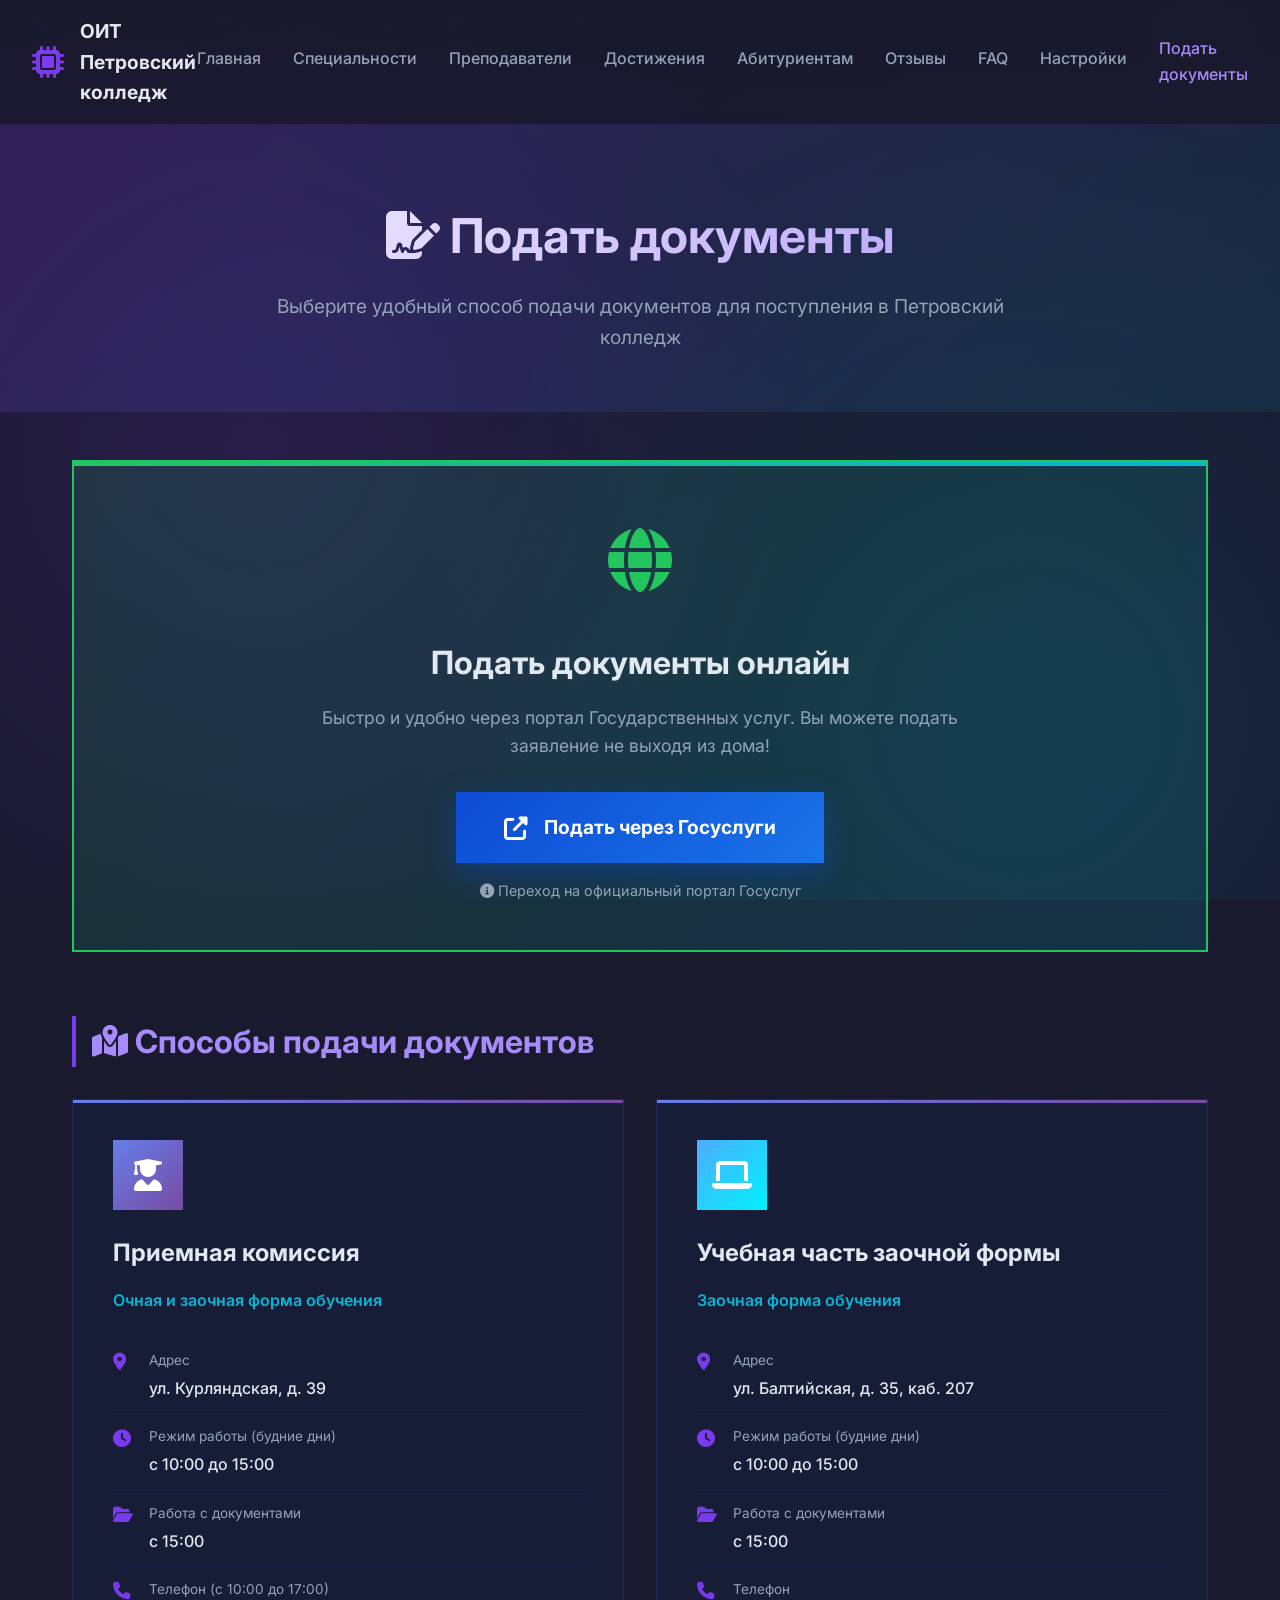
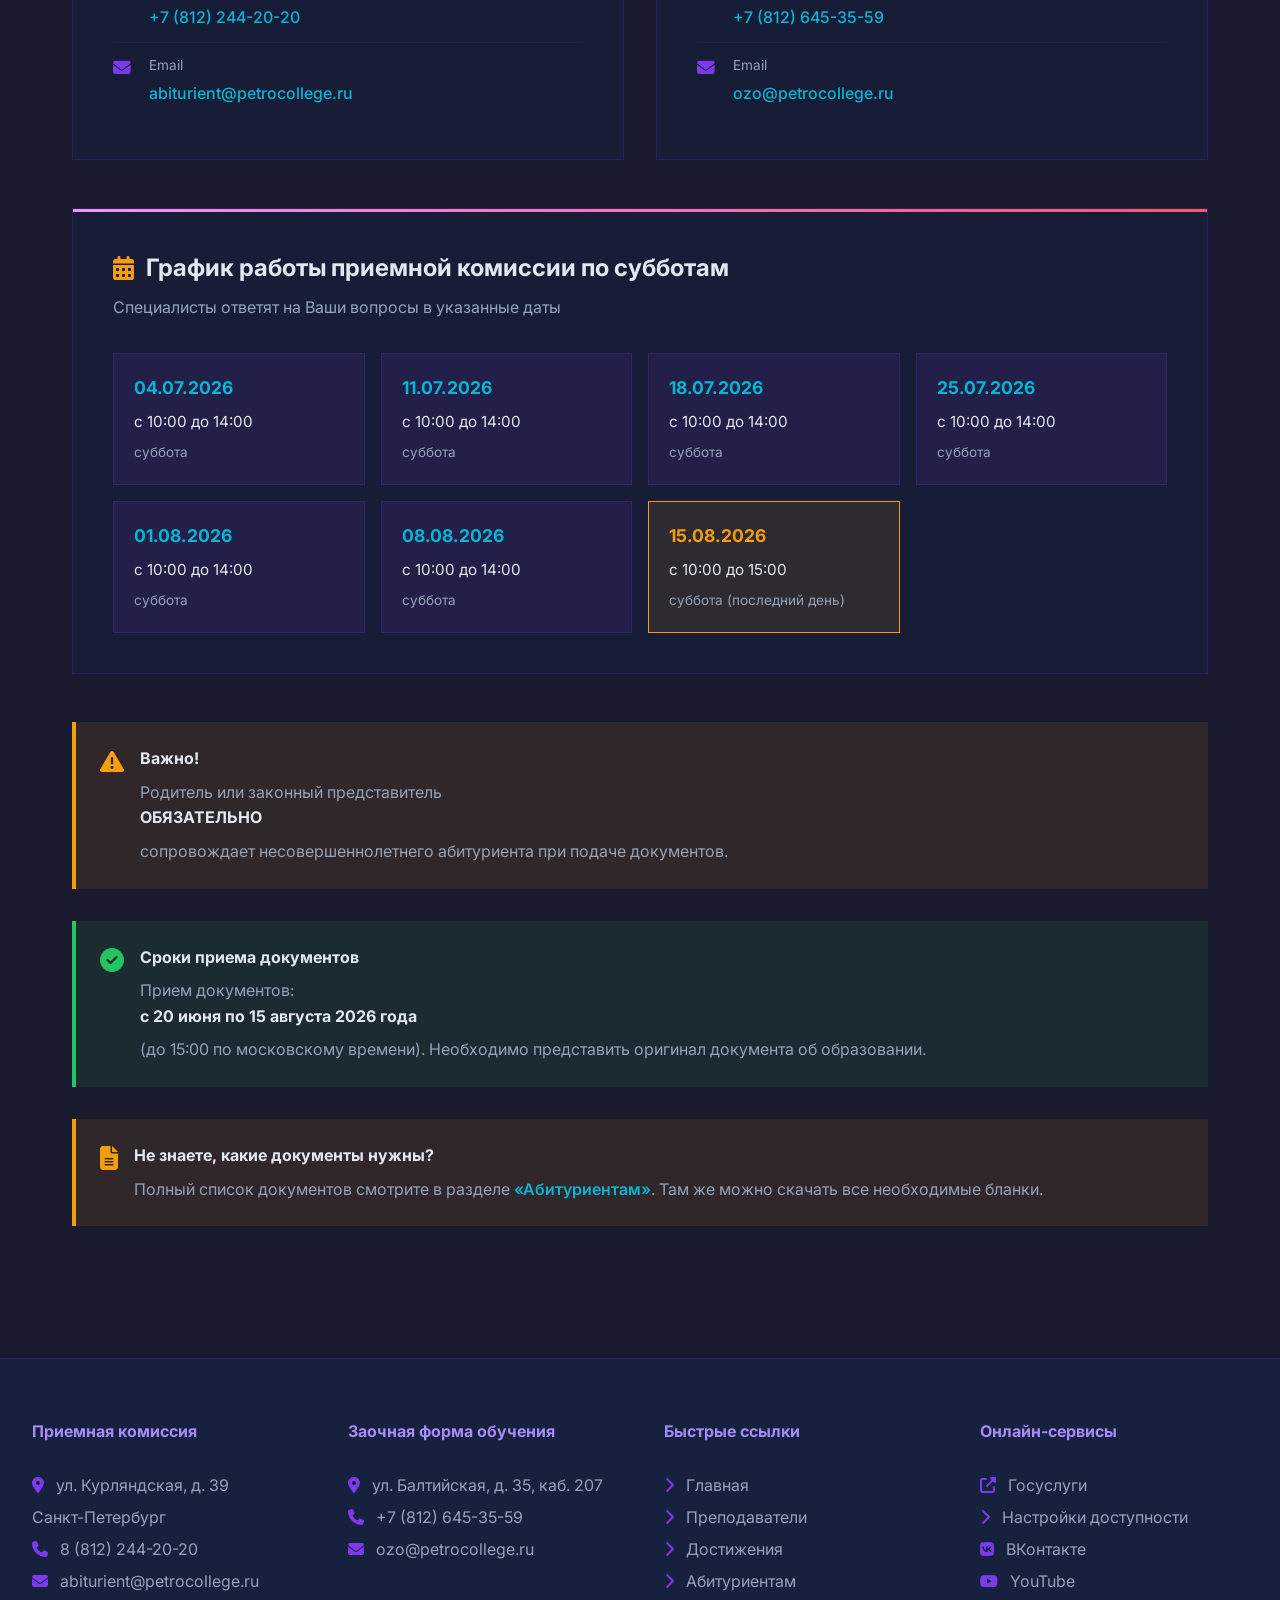
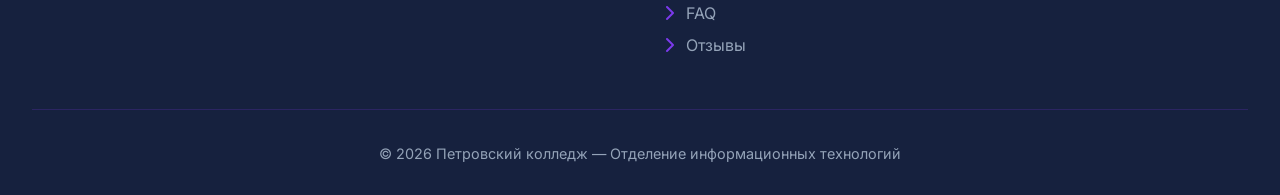
<file: apply.html>
<!DOCTYPE html>
<html lang="ru">
<head>
    <meta charset="UTF-8">
    <meta name="viewport" content="width=device-width, initial-scale=1.0">
    <title>Подать документы — Петровский колледж</title>
    <link href="https://fonts.googleapis.com/css2?family=Inter:wght@300;400;500;600;700;800&display=swap" rel="stylesheet">
    <link rel="stylesheet" href="https://cdnjs.cloudflare.com/ajax/libs/font-awesome/6.4.0/css/all.min.css">

    <style>
        * { margin: 0; padding: 0; box-sizing: border-box; }

        :root {
            --primary: #1a1a2e;
            --secondary: #16213e;
            --accent: #7c3aed;
            --accent-light: #a78bfa;
            --cyan: #06b6d4;
            --text: #e2e8f0;
            --text-muted: #94a3b8;
            --border: rgba(124, 58, 237, 0.2);
            --card-bg: rgba(22, 33, 62, 0.6);
            --gradient-1: linear-gradient(135deg, #667eea 0%, #764ba2 100%);
            --gradient-2: linear-gradient(135deg, #f093fb 0%, #f5576c 100%);
            --gradient-3: linear-gradient(135deg, #4facfe 0%, #00f2fe 100%);
            --success: #22c55e;
            --warning: #f59e0b;
        }

        body {
            font-family: 'Inter', sans-serif;
            background: var(--primary);
            color: var(--text);
            line-height: 1.6;
            overflow-x: hidden;
        }

        .bg-animation {
            position: fixed;
            top: 0; left: 0;
            width: 100%; height: 100%;
            z-index: -1;
            background: 
                radial-gradient(circle at 20% 50%, rgba(124, 58, 237, 0.15) 0%, transparent 50%),
                radial-gradient(circle at 80% 80%, rgba(6, 182, 212, 0.1) 0%, transparent 50%);
        }

        /* Верхняя панель */
        .top-bar {
            background: rgba(26, 26, 46, 0.98);
            border-bottom: 1px solid var(--border);
            padding: 0.75rem 0;
            font-size: 0.9rem;
        }

        .top-bar .nav-container {
            display: flex;
            justify-content: space-between;
            align-items: center;
            flex-wrap: wrap;
            gap: 1rem;
        }

        .top-bar-left {
            display: flex;
            gap: 2rem;
            align-items: center;
            flex-wrap: wrap;
        }

        .top-bar-right {
            display: flex;
            gap: 1rem;
        }

        .top-bar a {
            color: var(--text-muted);
            text-decoration: none;
            display: flex;
            align-items: center;
            gap: 0.5rem;
            transition: color 0.3s ease;
        }

        .top-bar a:hover {
            color: var(--accent-light);
        }

        .top-bar i.fa-phone,
        .top-bar i.fa-envelope,
        .top-bar i.fa-clock {
            color: var(--accent);
        }

        .top-bar-social a {
            font-size: 1.2rem;
        }

        /* Navigation */
        .navbar {
            position: fixed;
            top: 0; width: 100%;
            background: rgba(26, 26, 46, 0.95);
            backdrop-filter: blur(20px);
            border-bottom: 1px solid var(--border);
            z-index: 1000;
            padding: 1rem 0;
        }

        .nav-container {
            max-width: 1400px;
            margin: 0 auto;
            padding: 0 2rem;
            display: flex;
            justify-content: space-between;
            align-items: center;
        }

        .nav-logo {
            display: flex;
            align-items: center;
            gap: 1rem;
            color: var(--text);
            text-decoration: none;
            font-weight: 700;
            font-size: 1.2rem;
        }

        .nav-logo i { color: var(--accent); font-size: 2rem; }

        .nav-links {
            display: flex;
            gap: 2rem;
            list-style: none;
            transition: all 0.3s ease;
        }

        .nav-links a {
            color: var(--text-muted);
            text-decoration: none;
            font-weight: 500;
            transition: all 0.3s ease;
            min-height: 44px;
            display: flex;
            align-items: center;
        }

        .nav-links a:hover, .nav-links a.active {
            color: var(--accent-light);
        }

        .mobile-menu-toggle {
            display: none;
            background: transparent;
            border: 1px solid var(--border);
            color: var(--text);
            width: 44px;
            height: 44px;
            cursor: pointer;
            font-size: 1.5rem;
            transition: all 0.3s ease;
            align-items: center;
            justify-content: center;
        }

        .mobile-menu-toggle:hover {
            border-color: var(--accent);
            color: var(--accent-light);
        }

        /* Page Header */
        .page-header {
            padding: 150px 2rem 60px;
            text-align: center;
            background: linear-gradient(135deg, rgba(124, 58, 237, 0.2) 0%, rgba(6, 182, 212, 0.1) 100%);
        }

        .page-header h1 {
            font-size: 3rem;
            margin-bottom: 1rem;
            background: linear-gradient(135deg, #fff 0%, var(--accent-light) 100%);
            -webkit-background-clip: text;
            -webkit-text-fill-color: transparent;
            background-clip: text;
        }

        .page-header p {
            color: var(--text-muted);
            font-size: 1.2rem;
            max-width: 800px;
            margin: 0 auto;
        }

        /* Container */
        .container {
            max-width: 1200px;
            margin: 0 auto;
            padding: 0 2rem 100px;
        }

        /* Онлайн подача — главная кнопка */
        .online-submit {
            background: linear-gradient(135deg, rgba(34, 197, 94, 0.15) 0%, rgba(6, 182, 212, 0.15) 100%);
            border: 2px solid var(--success);
            padding: 3rem 2rem;
            margin: 3rem 0;
            text-align: center;
            position: relative;
            overflow: hidden;
        }

        .online-submit::before {
            content: '';
            position: absolute;
            top: 0;
            left: 0;
            width: 100%;
            height: 4px;
            background: linear-gradient(90deg, var(--success), var(--cyan));
        }

        .online-submit-icon {
            font-size: 4rem;
            color: var(--success);
            margin-bottom: 1.5rem;
        }

        .online-submit h2 {
            font-size: 2rem;
            color: var(--text);
            margin-bottom: 1rem;
        }

        .online-submit p {
            color: var(--text-muted);
            font-size: 1.1rem;
            margin-bottom: 2rem;
            max-width: 700px;
            margin-left: auto;
            margin-right: auto;
        }

        .gosuslugi-btn {
            display: inline-flex;
            align-items: center;
            gap: 1rem;
            padding: 1.25rem 3rem;
            background: linear-gradient(135deg, #0d4cd3 0%, #1a73e8 100%);
            color: white;
            text-decoration: none;
            font-weight: 700;
            font-size: 1.2rem;
            transition: all 0.3s ease;
            box-shadow: 0 10px 30px rgba(13, 76, 211, 0.4);
            min-height: 60px;
        }

        .gosuslugi-btn:hover {
            transform: translateY(-3px);
            box-shadow: 0 15px 40px rgba(13, 76, 211, 0.6);
        }

        .gosuslugi-btn i {
            font-size: 1.5rem;
        }

        .gosuslugi-note {
            color: var(--text-muted);
            font-size: 0.9rem;
            margin-top: 1rem;
        }

        /* Секции */
        .section-title {
            font-size: 2rem;
            margin: 4rem 0 2rem;
            color: var(--accent-light);
            border-left: 4px solid var(--accent);
            padding-left: 1rem;
        }

        /* Карточки */
        .info-grid {
            display: grid;
            grid-template-columns: repeat(auto-fit, minmax(350px, 1fr));
            gap: 2rem;
            margin-bottom: 3rem;
        }

        .info-card {
            background: var(--card-bg);
            border: 1px solid var(--border);
            padding: 2.5rem;
            backdrop-filter: blur(10px);
            transition: all 0.3s ease;
            position: relative;
            overflow: hidden;
        }

        .info-card::before {
            content: '';
            position: absolute;
            top: 0;
            left: 0;
            width: 100%;
            height: 3px;
            background: var(--gradient-1);
        }

        .info-card:hover {
            transform: translateY(-5px);
            border-color: var(--accent);
            box-shadow: 0 20px 40px rgba(124, 58, 237, 0.2);
        }

        .info-card-icon {
            width: 70px;
            height: 70px;
            background: var(--gradient-1);
            display: flex;
            align-items: center;
            justify-content: center;
            font-size: 2rem;
            color: white;
            margin-bottom: 1.5rem;
        }

        .info-card-icon.secondary {
            background: var(--gradient-3);
        }

        .info-card h3 {
            font-size: 1.5rem;
            color: var(--text);
            margin-bottom: 1rem;
        }

        .info-card-subtitle {
            color: var(--cyan);
            font-size: 1rem;
            margin-bottom: 1.5rem;
            font-weight: 600;
        }

        .info-row {
            display: flex;
            align-items: flex-start;
            gap: 1rem;
            padding: 0.75rem 0;
            border-bottom: 1px solid rgba(124, 58, 237, 0.1);
        }

        .info-row:last-child {
            border-bottom: none;
        }

        .info-row i {
            color: var(--accent);
            font-size: 1.1rem;
            margin-top: 0.2rem;
            width: 20px;
            flex-shrink: 0;
        }

        .info-row-content {
            flex: 1;
        }

        .info-row-label {
            color: var(--text-muted);
            font-size: 0.85rem;
            margin-bottom: 0.25rem;
        }

        .info-row-value {
            color: var(--text);
            font-size: 1rem;
            font-weight: 500;
        }

        .info-row-value a {
            color: var(--cyan);
            text-decoration: none;
            transition: color 0.3s ease;
        }

        .info-row-value a:hover {
            color: var(--accent-light);
        }

        /* Блок с графиком */
        .schedule-section {
            background: var(--card-bg);
            border: 1px solid var(--border);
            padding: 2.5rem;
            margin-bottom: 3rem;
            backdrop-filter: blur(10px);
            position: relative;
            overflow: hidden;
        }

        .schedule-section::before {
            content: '';
            position: absolute;
            top: 0;
            left: 0;
            width: 100%;
            height: 3px;
            background: var(--gradient-2);
        }

        .schedule-section h3 {
            font-size: 1.5rem;
            color: var(--text);
            margin-bottom: 0.5rem;
            display: flex;
            align-items: center;
            gap: 0.75rem;
        }

        .schedule-section h3 i {
            color: var(--warning);
        }

        .schedule-subtitle {
            color: var(--text-muted);
            margin-bottom: 2rem;
            font-size: 1rem;
        }

        .schedule-grid {
            display: grid;
            grid-template-columns: repeat(auto-fit, minmax(200px, 1fr));
            gap: 1rem;
        }

        .schedule-item {
            background: rgba(124, 58, 237, 0.1);
            border: 1px solid var(--border);
            padding: 1.25rem;
            transition: all 0.3s ease;
            display: flex;
            flex-direction: column;
            gap: 0.5rem;
        }

        .schedule-item:hover {
            border-color: var(--accent);
            transform: translateY(-3px);
        }

        .schedule-date {
            color: var(--cyan);
            font-weight: 700;
            font-size: 1.1rem;
        }

        .schedule-time {
            color: var(--text);
            font-size: 0.95rem;
        }

        .schedule-day {
            color: var(--text-muted);
            font-size: 0.85rem;
        }

        /* Важная информация */
        .alert-box {
            background: rgba(245, 158, 11, 0.1);
            border-left: 4px solid var(--warning);
            padding: 1.5rem;
            margin: 2rem 0;
            display: flex;
            align-items: flex-start;
            gap: 1rem;
        }

        .alert-box i {
            color: var(--warning);
            font-size: 1.5rem;
            margin-top: 0.2rem;
        }

        .alert-box strong {
            color: var(--text);
            display: block;
            margin-bottom: 0.5rem;
        }

        .alert-box p {
            color: var(--text-muted);
            margin: 0;
        }

        .alert-box.success {
            background: rgba(34, 197, 94, 0.1);
            border-left-color: var(--success);
        }

        .alert-box.success i {
            color: var(--success);
        }

        /* Footer */
        .contact-footer {
            background: var(--secondary);
            border-top: 1px solid var(--border);
            padding: 60px 2rem 30px;
        }

        .footer-content {
            max-width: 1400px;
            margin: 0 auto;
            display: grid;
            grid-template-columns: repeat(auto-fit, minmax(250px, 1fr));
            gap: 3rem;
            margin-bottom: 3rem;
        }

        .footer-section h4 {
            color: var(--accent-light);
            margin-bottom: 1.5rem;
        }

        .footer-section p,
        .footer-section a {
            color: var(--text-muted);
            text-decoration: none;
            line-height: 2;
            transition: color 0.3s ease;
        }

        .footer-section a:hover {
            color: var(--accent);
        }

        .footer-section i {
            margin-right: 0.5rem;
            color: var(--accent);
        }

        .footer-bottom {
            max-width: 1400px;
            margin: 0 auto;
            padding-top: 2rem;
            border-top: 1px solid var(--border);
            text-align: center;
            color: var(--text-muted);
            font-size: 0.9rem;
        }

        /* Мобильная адаптация */
        @media (max-width: 768px) {
            .page-header h1 { font-size: 2rem; }
            .page-header { padding: 130px 1rem 40px; }
            .container { padding: 0 1rem 60px; }
            
            .mobile-menu-toggle {
                display: flex;
            }
            
            .nav-links {
                display: none;
                position: absolute;
                top: 100%;
                left: 0;
                right: 0;
                background: var(--secondary);
                flex-direction: column;
                padding: 1rem 2rem;
                border-bottom: 1px solid var(--border);
                box-shadow: 0 10px 30px rgba(0, 0, 0, 0.3);
            }
            
            .nav-links.active {
                display: flex;
            }
            
            .nav-links li {
                width: 100%;
            }
            
            .nav-links a {
                width: 100%;
                padding: 0.75rem 0;
            }
            
            .top-bar .nav-container {
                flex-direction: column;
                gap: 1rem;
            }
            
            .top-bar-left {
                flex-direction: column;
                gap: 0.75rem;
                align-items: flex-start;
            }
            
            .info-grid {
                grid-template-columns: 1fr;
            }
            
            .schedule-grid {
                grid-template-columns: 1fr 1fr;
            }
            
            .online-submit {
                padding: 2rem 1rem;
            }
            
            .online-submit h2 {
                font-size: 1.5rem;
            }
            
            .gosuslugi-btn {
                padding: 1rem 1.5rem;
                font-size: 1rem;
                width: 100%;
                justify-content: center;
            }
            
            .info-card {
                padding: 1.5rem;
            }
            
            .schedule-section {
                padding: 1.5rem;
            }
            
            button, a, .gosuslugi-btn {
                touch-action: manipulation;
                -webkit-tap-highlight-color: rgba(124, 58, 237, 0.3);
            }
        }

        @media (max-width: 480px) {
            .schedule-grid {
                grid-template-columns: 1fr;
            }
        }
    </style>
</head>
<body>
    <div class="bg-animation"></div>

    <!-- Верхняя панель -->
    <div class="top-bar">
        <div class="nav-container">
            <div class="top-bar-left">
                <a href="tel:88122442020">
                    <i class="fas fa-phone"></i>
                    <span>8 (812) 244-20-20</span>
                </a>
                <a href="mailto:abiturient@petrocollege.ru">
                    <i class="fas fa-envelope"></i>
                    <span>abiturient@petrocollege.ru</span>
                </a>
                <div style="color: var(--text-muted); display: flex; align-items: center; gap: 0.5rem;">
                    <i class="fas fa-clock"></i>
                    <span>Пн-Пт: 10:00 - 15:00</span>
                </div>
            </div>
            
            <div class="top-bar-right top-bar-social">
                <a href="https://vk.com/petrocollege_spb" target="_blank" title="ВКонтакте">
                    <i class="fab fa-vk"></i>
                </a>
                <a href="https://www.youtube.com/channel/UCbCgD2jMRWo3mC8QXcbJLuw" target="_blank" title="YouTube">
                    <i class="fab fa-youtube"></i>
                </a>
                <a href="https://telegram.org" target="_blank" title="Telegram">
                    <i class="fab fa-telegram"></i>
                </a>
            </div>
        </div>
    </div>

    <!-- Navigation -->
    <nav class="navbar">
        <div class="nav-container">
            <a href="index.html" class="nav-logo">
                <i class="fas fa-microchip"></i>
                <span>ОИТ Петровский колледж</span>
            </a>
            
            <button class="mobile-menu-toggle" onclick="toggleMobileMenu()" aria-label="Открыть меню">
                <i class="fas fa-bars" id="menu-icon"></i>
            </button>
            
            <ul class="nav-links" id="nav-links">
                <li><a href="index.html">Главная</a></li>
                <li><a href="index.html#specialties">Специальности</a></li>
                <li><a href="teachers.html">Преподаватели</a></li>
                <li><a href="achievements.html">Достижения</a></li>
                <li><a href="applicants.html">Абитуриентам</a></li>
                <li><a href="reviews.html">Отзывы</a></li>
                <li><a href="faq.html">FAQ</a></li>
                <li><a href="accessibility.html">Настройки</a></li>
                <li><a href="apply.html" class="active">Подать документы</a></li>
            </ul>
        </div>
    </nav>

    <!-- Page Header -->
    <header class="page-header">
        <h1><i class="fas fa-file-signature"></i> Подать документы</h1>
        <p>Выберите удобный способ подачи документов для поступления в Петровский колледж</p>
    </header>

    <div class="container">
        <!-- Онлайн подача через Госуслуги -->
        <div class="online-submit">
            <div class="online-submit-icon">
                <i class="fas fa-globe"></i>
            </div>
            <h2>Подать документы онлайн</h2>
            <p>Быстро и удобно через портал Государственных услуг. Вы можете подать заявление не выходя из дома!</p>
            <a href="https://www.gosuslugi.ru/10171" target="_blank" class="gosuslugi-btn">
                <i class="fas fa-external-link-alt"></i>
                Подать через Госуслуги
            </a>
            <div class="gosuslugi-note">
                <i class="fas fa-info-circle"></i>
                Переход на официальный портал Госуслуг
            </div>
        </div>

        <!-- Способы подачи -->
        <h2 class="section-title"><i class="fas fa-map-marked-alt"></i> Способы подачи документов</h2>

        <div class="info-grid">
            <!-- Приемная комиссия -->
            <div class="info-card">
                <div class="info-card-icon">
                    <i class="fas fa-user-graduate"></i>
                </div>
                <h3>Приемная комиссия</h3>
                <div class="info-card-subtitle">Очная и заочная форма обучения</div>
                
                <div class="info-row">
                    <i class="fas fa-map-marker-alt"></i>
                    <div class="info-row-content">
                        <div class="info-row-label">Адрес</div>
                        <div class="info-row-value">ул. Курляндская, д. 39</div>
                    </div>
                </div>

                <div class="info-row">
                    <i class="fas fa-clock"></i>
                    <div class="info-row-content">
                        <div class="info-row-label">Режим работы (будние дни)</div>
                        <div class="info-row-value">с 10:00 до 15:00</div>
                    </div>
                </div>

                <div class="info-row">
                    <i class="fas fa-folder-open"></i>
                    <div class="info-row-content">
                        <div class="info-row-label">Работа с документами</div>
                        <div class="info-row-value">с 15:00</div>
                    </div>
                </div>

                <div class="info-row">
                    <i class="fas fa-phone"></i>
                    <div class="info-row-content">
                        <div class="info-row-label">Телефон (с 10:00 до 17:00)</div>
                        <div class="info-row-value">
                            <a href="tel:+78122442020">+7 (812) 244-20-20</a>
                        </div>
                    </div>
                </div>

                <div class="info-row">
                    <i class="fas fa-envelope"></i>
                    <div class="info-row-content">
                        <div class="info-row-label">Email</div>
                        <div class="info-row-value">
                            <a href="mailto:abiturient@petrocollege.ru">abiturient@petrocollege.ru</a>
                        </div>
                    </div>
                </div>
            </div>

            <!-- Учебная часть заочной формы -->
            <div class="info-card">
                <div class="info-card-icon secondary">
                    <i class="fas fa-laptop"></i>
                </div>
                <h3>Учебная часть заочной формы</h3>
                <div class="info-card-subtitle">Заочная форма обучения</div>
                
                <div class="info-row">
                    <i class="fas fa-map-marker-alt"></i>
                    <div class="info-row-content">
                        <div class="info-row-label">Адрес</div>
                        <div class="info-row-value">ул. Балтийская, д. 35, каб. 207</div>
                    </div>
                </div>

                <div class="info-row">
                    <i class="fas fa-clock"></i>
                    <div class="info-row-content">
                        <div class="info-row-label">Режим работы (будние дни)</div>
                        <div class="info-row-value">с 10:00 до 15:00</div>
                    </div>
                </div>

                <div class="info-row">
                    <i class="fas fa-folder-open"></i>
                    <div class="info-row-content">
                        <div class="info-row-label">Работа с документами</div>
                        <div class="info-row-value">с 15:00</div>
                    </div>
                </div>

                <div class="info-row">
                    <i class="fas fa-phone"></i>
                    <div class="info-row-content">
                        <div class="info-row-label">Телефон</div>
                        <div class="info-row-value">
                            <a href="tel:+78126453559">+7 (812) 645-35-59</a>
                        </div>
                    </div>
                </div>

                <div class="info-row">
                    <i class="fas fa-envelope"></i>
                    <div class="info-row-content">
                        <div class="info-row-label">Email</div>
                        <div class="info-row-value">
                            <a href="mailto:ozo@petrocollege.ru">ozo@petrocollege.ru</a>
                        </div>
                    </div>
                </div>
            </div>
        </div>

        <!-- График работы по субботам -->
        <div class="schedule-section">
            <h3><i class="fas fa-calendar-alt"></i> График работы приемной комиссии по субботам</h3>
            <p class="schedule-subtitle">Специалисты ответят на Ваши вопросы в указанные даты</p>
            
            <div class="schedule-grid">
                <div class="schedule-item">
                    <div class="schedule-date">04.07.2026</div>
                    <div class="schedule-time">с 10:00 до 14:00</div>
                    <div class="schedule-day">суббота</div>
                </div>
                <div class="schedule-item">
                    <div class="schedule-date">11.07.2026</div>
                    <div class="schedule-time">с 10:00 до 14:00</div>
                    <div class="schedule-day">суббота</div>
                </div>
                <div class="schedule-item">
                    <div class="schedule-date">18.07.2026</div>
                    <div class="schedule-time">с 10:00 до 14:00</div>
                    <div class="schedule-day">суббота</div>
                </div>
                <div class="schedule-item">
                    <div class="schedule-date">25.07.2026</div>
                    <div class="schedule-time">с 10:00 до 14:00</div>
                    <div class="schedule-day">суббота</div>
                </div>
                <div class="schedule-item">
                    <div class="schedule-date">01.08.2026</div>
                    <div class="schedule-time">с 10:00 до 14:00</div>
                    <div class="schedule-day">суббота</div>
                </div>
                <div class="schedule-item">
                    <div class="schedule-date">08.08.2026</div>
                    <div class="schedule-time">с 10:00 до 14:00</div>
                    <div class="schedule-day">суббота</div>
                </div>
                <div class="schedule-item" style="border-color: var(--warning); background: rgba(245, 158, 11, 0.1);">
                    <div class="schedule-date" style="color: var(--warning);">15.08.2026</div>
                    <div class="schedule-time">с 10:00 до 15:00</div>
                    <div class="schedule-day">суббота (последний день)</div>
                </div>
            </div>
        </div>

        <!-- Важная информация -->
        <div class="alert-box">
            <i class="fas fa-exclamation-triangle"></i>
            <div>
                <strong>Важно!</strong>
                <p>Родитель или законный представитель <strong>ОБЯЗАТЕЛЬНО</strong> сопровождает несовершеннолетнего абитуриента при подаче документов.</p>
            </div>
        </div>

        <div class="alert-box success">
            <i class="fas fa-check-circle"></i>
            <div>
                <strong>Сроки приема документов</strong>
                <p>Прием документов: <strong>с 20 июня по 15 августа 2026 года</strong> (до 15:00 по московскому времени). Необходимо представить оригинал документа об образовании.</p>
            </div>
        </div>

        <!-- Список документов -->
        <div class="alert-box">
            <i class="fas fa-file-alt"></i>
            <div>
                <strong>Не знаете, какие документы нужны?</strong>
                <p>Полный список документов смотрите в разделе <a href="applicants.html" style="color: var(--cyan); text-decoration: none; font-weight: 600;">«Абитуриентам»</a>. Там же можно скачать все необходимые бланки.</p>
            </div>
        </div>
    </div>

    <!-- Footer -->
    <footer class="contact-footer">
        <div class="footer-content">
            <div class="footer-section">
                <h4>Приемная комиссия</h4>
                <p><i class="fas fa-map-marker-alt"></i> ул. Курляндская, д. 39<br>Санкт-Петербург</p>
                <p><i class="fas fa-phone"></i> <a href="tel:88122442020">8 (812) 244-20-20</a></p>
                <p><i class="fas fa-envelope"></i> <a href="mailto:abiturient@petrocollege.ru">abiturient@petrocollege.ru</a></p>
            </div>
            <div class="footer-section">
                <h4>Заочная форма обучения</h4>
                <p><i class="fas fa-map-marker-alt"></i> ул. Балтийская, д. 35, каб. 207</p>
                <p><i class="fas fa-phone"></i> <a href="tel:78126453559">+7 (812) 645-35-59</a></p>
                <p><i class="fas fa-envelope"></i> <a href="mailto:ozo@petrocollege.ru">ozo@petrocollege.ru</a></p>
            </div>
            <div class="footer-section">
                <h4>Быстрые ссылки</h4>
                <p><a href="index.html"><i class="fas fa-chevron-right"></i> Главная</a></p>
                <p><a href="teachers.html"><i class="fas fa-chevron-right"></i> Преподаватели</a></p>
                <p><a href="achievements.html"><i class="fas fa-chevron-right"></i> Достижения</a></p>
                <p><a href="applicants.html"><i class="fas fa-chevron-right"></i> Абитуриентам</a></p>
                <p><a href="faq.html"><i class="fas fa-chevron-right"></i> FAQ</a></p>
                <p><a href="reviews.html"><i class="fas fa-chevron-right"></i> Отзывы</a></p>
            </div>
            <div class="footer-section">
                <h4>Онлайн-сервисы</h4>
                <p><a href="https://www.gosuslugi.ru/10171" target="_blank"><i class="fas fa-external-link-alt"></i> Госуслуги</a></p>
                <p><a href="accessibility.html"><i class="fas fa-chevron-right"></i> Настройки доступности</a></p>
                <p><a href="https://vk.com/petrocollege_spb" target="_blank"><i class="fab fa-vk"></i> ВКонтакте</a></p>
                <p><a href="https://www.youtube.com/channel/UCbCgD2jMRWo3mC8QXcbJLuw" target="_blank"><i class="fab fa-youtube"></i> YouTube</a></p>
            </div>
        </div>
        <div class="footer-bottom">
            <p>&copy; 2026 Петровский колледж — Отделение информационных технологий</p>
        </div>
    </footer>

    <script>
        // Мобильное меню
        function toggleMobileMenu() {
            const navLinks = document.getElementById('nav-links');
            const menuIcon = document.getElementById('menu-icon');
            
            navLinks.classList.toggle('active');
            
            if (navLinks.classList.contains('active')) {
                menuIcon.classList.remove('fa-bars');
                menuIcon.classList.add('fa-times');
            } else {
                menuIcon.classList.remove('fa-times');
                menuIcon.classList.add('fa-bars');
            }
        }

        // Закрываем меню при клике на ссылку
        document.querySelectorAll('.nav-links a').forEach(link => {
            link.addEventListener('click', () => {
                const navLinks = document.getElementById('nav-links');
                const menuIcon = document.getElementById('menu-icon');
                
                if (window.innerWidth <= 768) {
                    navLinks.classList.remove('active');
                    menuIcon.classList.remove('fa-times');
                    menuIcon.classList.add('fa-bars');
                }
            });
        });
    </script>
</body>
</html>
</file>
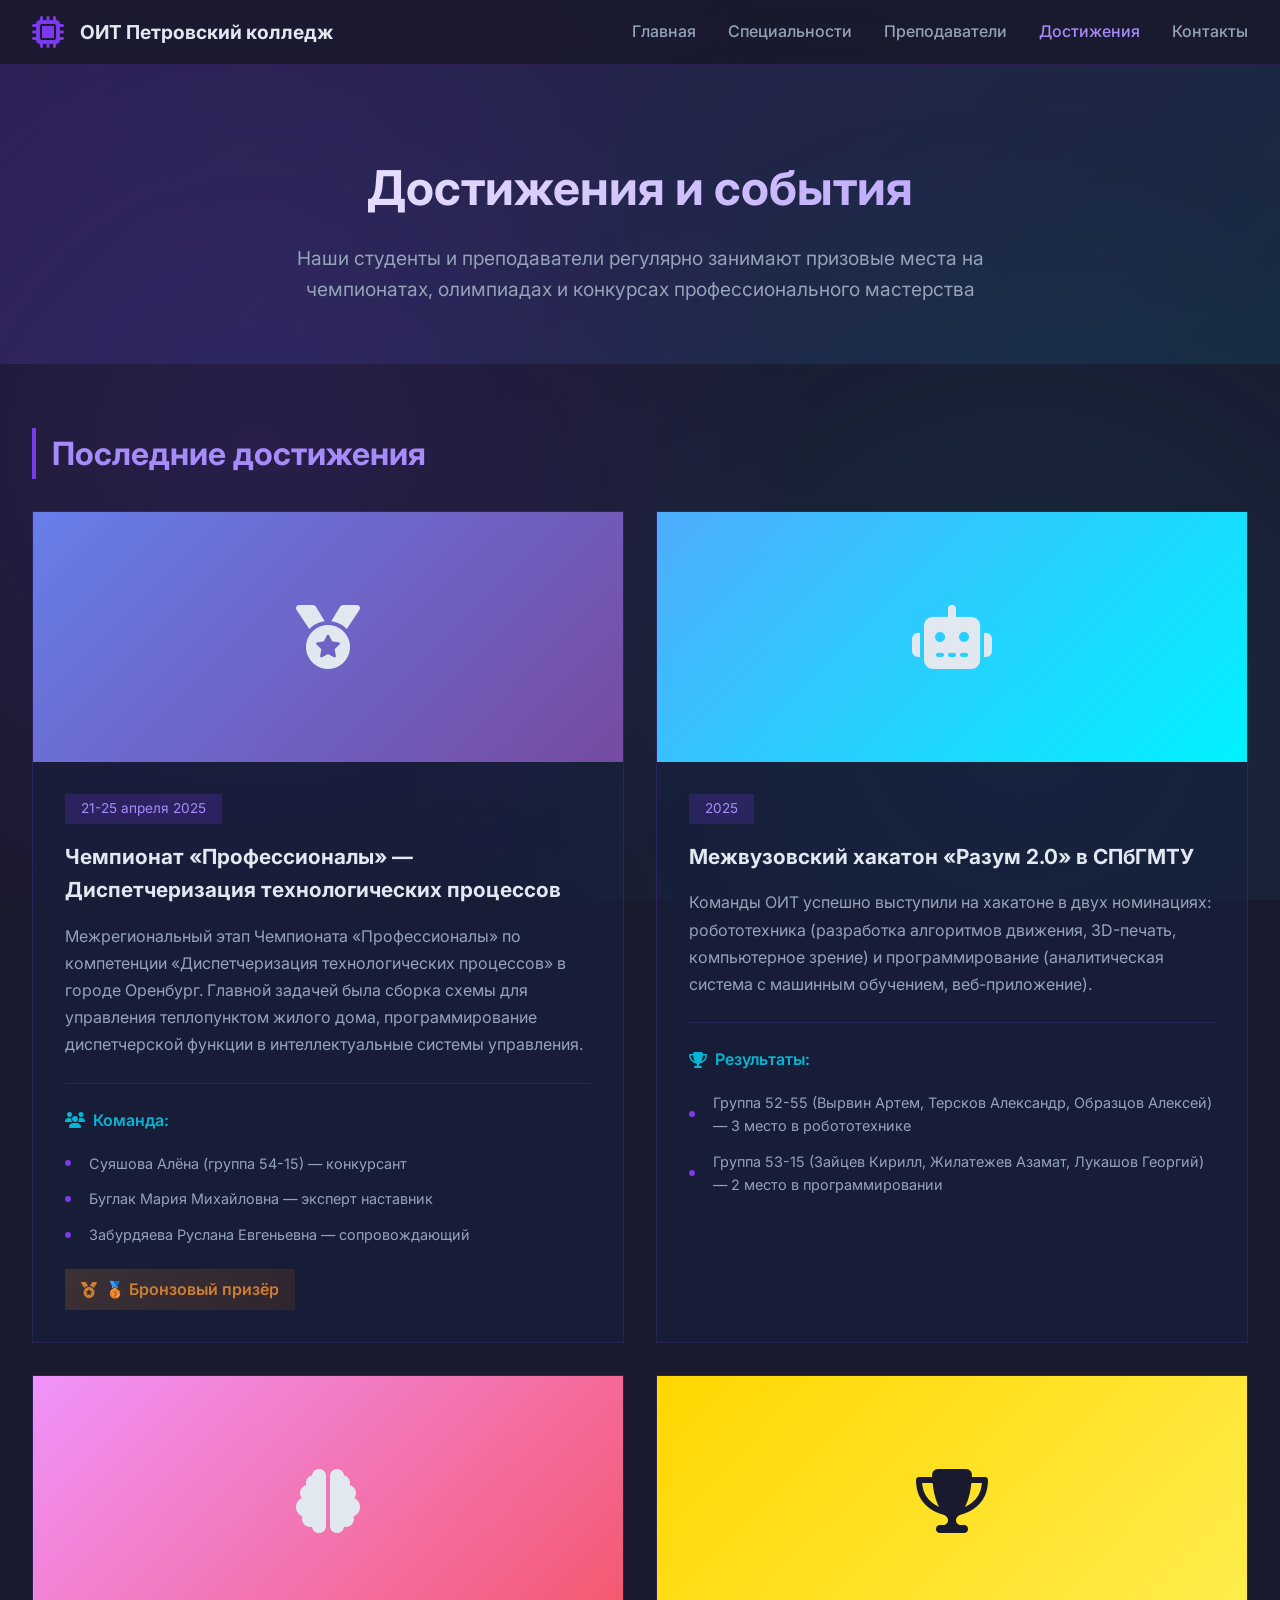
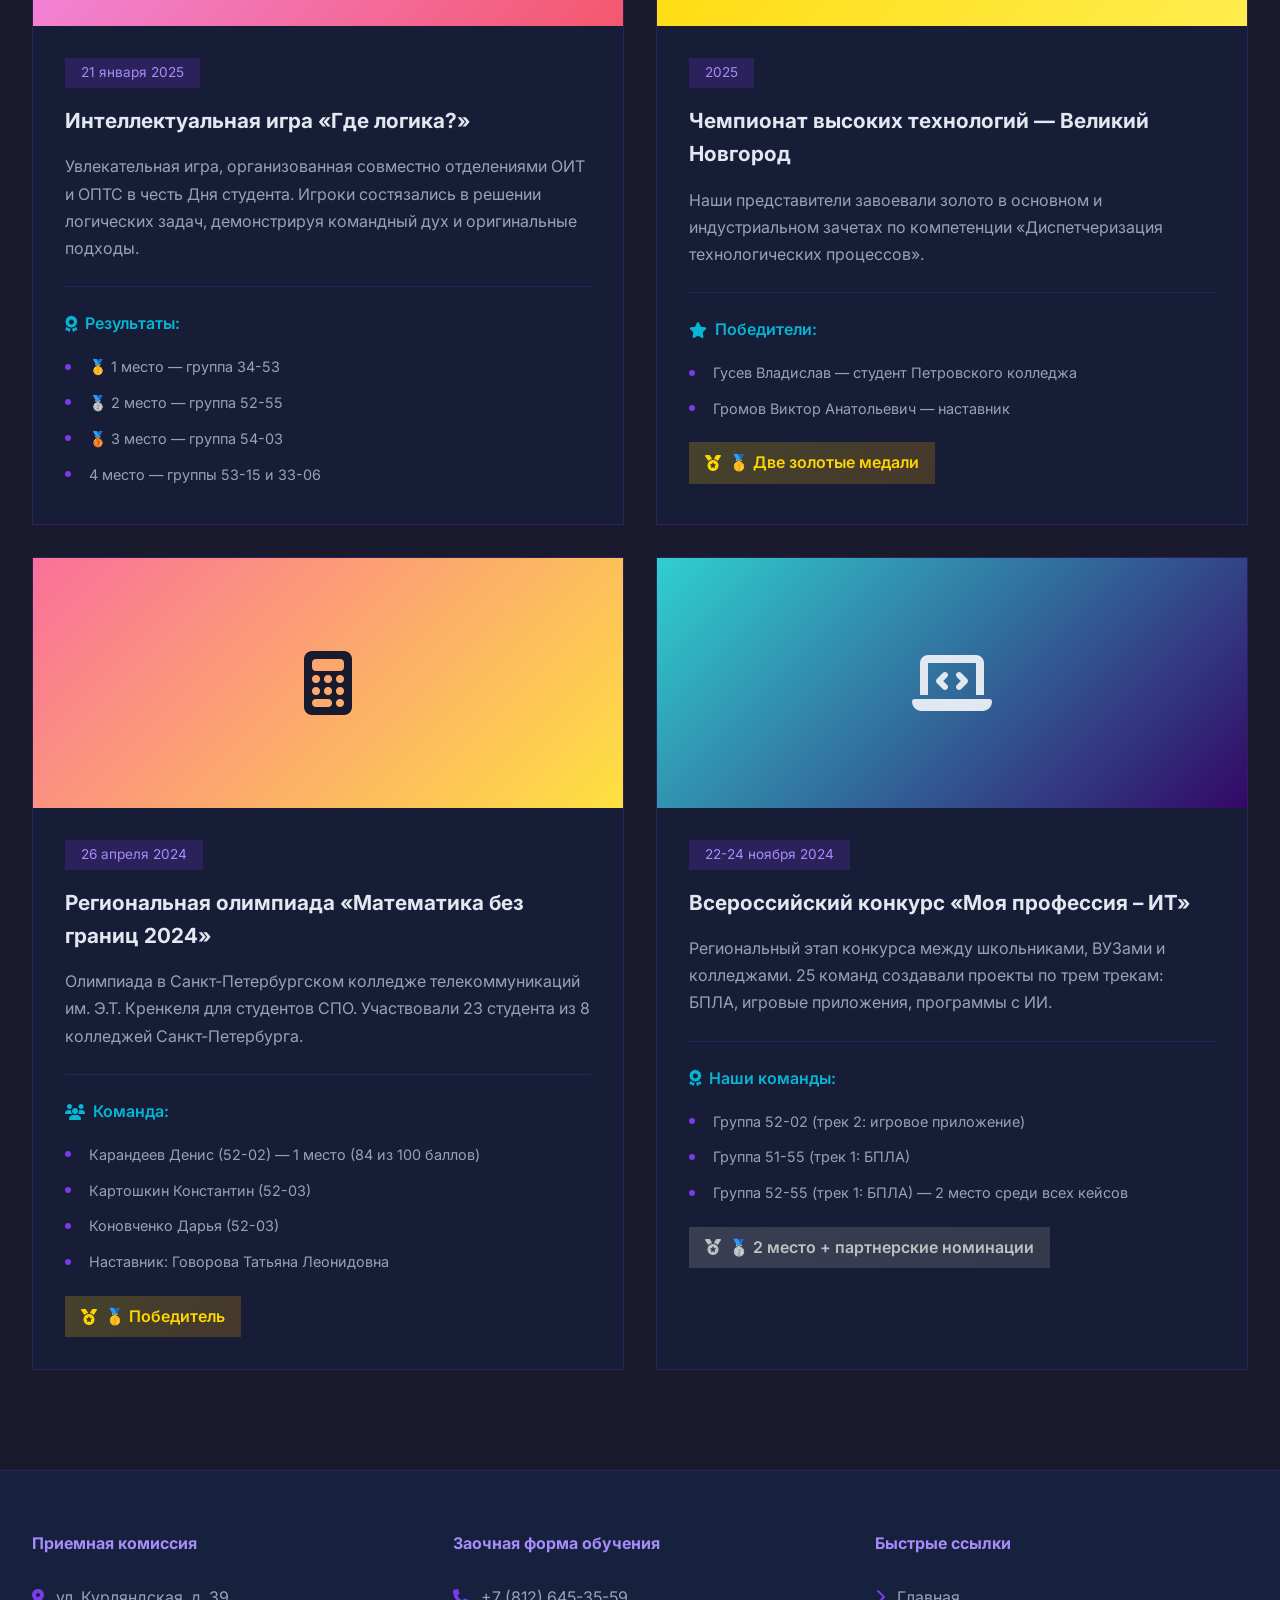
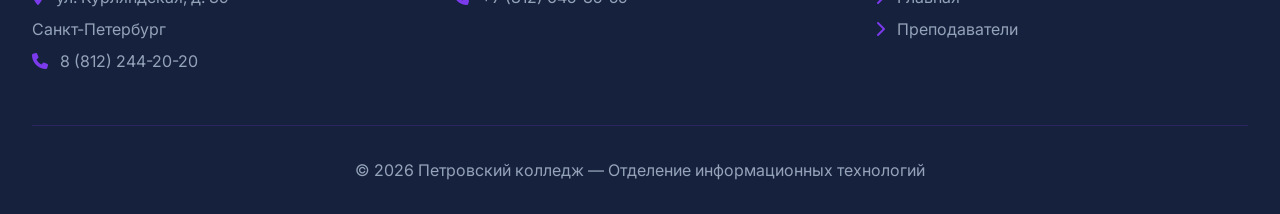
<file: dost.html>
<!DOCTYPE html>
<html lang="ru">
<head>
    <meta charset="UTF-8">
    <meta name="viewport" content="width=device-width, initial-scale=1.0">
    <title>Достижения и события — Петровский колледж</title>
    <link href="https://fonts.googleapis.com/css2?family=Inter:wght@300;400;500;600;700;800&display=swap" rel="stylesheet">
    <link rel="stylesheet" href="https://cdnjs.cloudflare.com/ajax/libs/font-awesome/6.4.0/css/all.min.css">
    <style>
        * { margin: 0; padding: 0; box-sizing: border-box; }

        :root {
            --primary: #1a1a2e;
            --secondary: #16213e;
            --accent: #7c3aed;
            --accent-light: #a78bfa;
            --cyan: #06b6d4;
            --text: #e2e8f0;
            --text-muted: #94a3b8;
            --border: rgba(124, 58, 237, 0.2);
            --card-bg: rgba(22, 33, 62, 0.6);
            --gradient-1: linear-gradient(135deg, #667eea 0%, #764ba2 100%);
        }

        body {
            font-family: 'Inter', sans-serif;
            background: var(--primary);
            color: var(--text);
            line-height: 1.6;
        }

        .bg-animation {
            position: fixed;
            top: 0; left: 0;
            width: 100%; height: 100%;
            z-index: -1;
            background: 
                radial-gradient(circle at 20% 50%, rgba(124, 58, 237, 0.15) 0%, transparent 50%),
                radial-gradient(circle at 80% 80%, rgba(6, 182, 212, 0.1) 0%, transparent 50%);
        }

        /* Navigation */
        .navbar {
            position: fixed;
            top: 0; width: 100%;
            background: rgba(26, 26, 46, 0.95);
            backdrop-filter: blur(20px);
            border-bottom: 1px solid var(--border);
            z-index: 1000;
            padding: 1rem 0;
        }

        .nav-container {
            max-width: 1400px;
            margin: 0 auto;
            padding: 0 2rem;
            display: flex;
            justify-content: space-between;
            align-items: center;
        }

        .nav-logo {
            display: flex;
            align-items: center;
            gap: 1rem;
            color: var(--text);
            text-decoration: none;
            font-weight: 700;
            font-size: 1.2rem;
        }

        .nav-logo i { color: var(--accent); font-size: 2rem; }

        .nav-links {
            display: flex;
            gap: 2rem;
            list-style: none;
        }

        .nav-links a {
            color: var(--text-muted);
            text-decoration: none;
            font-weight: 500;
            transition: all 0.3s ease;
        }

        .nav-links a:hover, .nav-links a.active {
            color: var(--accent-light);
        }

        /* Page Header */
        .page-header {
            padding: 150px 2rem 60px;
            text-align: center;
            background: linear-gradient(135deg, rgba(124, 58, 237, 0.2) 0%, rgba(6, 182, 212, 0.1) 100%);
        }

        .page-header h1 {
            font-size: 3rem;
            margin-bottom: 1rem;
            background: linear-gradient(135deg, #fff 0%, var(--accent-light) 100%);
            -webkit-background-clip: text;
            -webkit-text-fill-color: transparent;
            background-clip: text;
        }

        .page-header p {
            color: var(--text-muted);
            font-size: 1.2rem;
            max-width: 800px;
            margin: 0 auto;
        }

        /* Achievements Container */
        .achievements-container {
            max-width: 1400px;
            margin: 0 auto;
            padding: 0 2rem 100px;
        }

        .section-title {
            font-size: 2rem;
            margin: 4rem 0 2rem;
            color: var(--accent-light);
            border-left: 4px solid var(--accent);
            padding-left: 1rem;
        }

        /* News Grid */
        .news-grid {
            display: grid;
            grid-template-columns: repeat(auto-fill, minmax(400px, 1fr));
            gap: 2rem;
        }

        .news-card {
            background: var(--card-bg);
            border: 1px solid var(--border);
            overflow: hidden;
            transition: all 0.3s ease;
        }

        .news-card:hover {
            transform: translateY(-5px);
            border-color: var(--accent);
            box-shadow: 0 20px 40px rgba(124, 58, 237, 0.2);
        }

        .news-image {
            width: 100%;
            height: 250px;
            object-fit: cover;
            background: var(--secondary);
        }

        .news-content {
            padding: 2rem;
        }

        .news-date {
            display: inline-block;
            background: rgba(124, 58, 237, 0.2);
            color: var(--accent-light);
            padding: 0.25rem 1rem;
            font-size: 0.85rem;
            margin-bottom: 1rem;
        }

        .news-title {
            font-size: 1.3rem;
            margin-bottom: 1rem;
            color: var(--text);
        }

        .news-description {
            color: var(--text-muted);
            line-height: 1.7;
            margin-bottom: 1.5rem;
        }

        .news-participants {
            margin-top: 1.5rem;
            padding-top: 1.5rem;
            border-top: 1px solid var(--border);
        }

        .participants-title {
            color: var(--cyan);
            font-weight: 600;
            margin-bottom: 0.75rem;
            display: flex;
            align-items: center;
            gap: 0.5rem;
        }

        .participants-list {
            list-style: none;
        }

        .participants-list li {
            padding: 0.4rem 0;
            color: var(--text-muted);
            font-size: 0.9rem;
            padding-left: 1.5rem;
            position: relative;
        }

        .participants-list li::before {
            content: '';
            position: absolute;
            left: 0;
            width: 6px;
            height: 6px;
            background: var(--accent);
            border-radius: 50%;
            top: 50%;
            transform: translateY(-50%);
        }

        .award-badge {
            display: inline-flex;
            align-items: center;
            gap: 0.5rem;
            background: linear-gradient(135deg, rgba(255, 215, 0, 0.2), rgba(255, 165, 0, 0.2));
            color: #ffd700;
            padding: 0.5rem 1rem;
            margin-top: 1rem;
            font-weight: 600;
        }

        .award-badge.bronze {
            background: linear-gradient(135deg, rgba(205, 127, 50, 0.2), rgba(139, 69, 19, 0.2));
            color: #cd7f32;
        }

        .award-badge.silver {
            background: linear-gradient(135deg, rgba(192, 192, 192, 0.2), rgba(169, 169, 169, 0.2));
            color: #c0c0c0;
        }

        .award-badge.gold {
            background: linear-gradient(135deg, rgba(255, 215, 0, 0.2), rgba(255, 165, 0, 0.2));
            color: #ffd700;
        }

        /* Footer */
        .contact-footer {
            background: var(--secondary);
            border-top: 1px solid var(--border);
            padding: 60px 2rem 30px;
        }

        .footer-content {
            max-width: 1400px;
            margin: 0 auto;
            display: grid;
            grid-template-columns: repeat(auto-fit, minmax(250px, 1fr));
            gap: 3rem;
            margin-bottom: 3rem;
        }

        .footer-section h4 {
            color: var(--accent-light);
            margin-bottom: 1.5rem;
        }

        .footer-section p, .footer-section a {
            color: var(--text-muted);
            text-decoration: none;
            line-height: 2;
        }

        .footer-section a:hover {
            color: var(--accent);
        }

        .footer-section i {
            margin-right: 0.5rem;
            color: var(--accent);
        }

        .footer-bottom {
            max-width: 1400px;
            margin: 0 auto;
            padding-top: 2rem;
            border-top: 1px solid var(--border);
            text-align: center;
            color: var(--text-muted);
        }

        @media (max-width: 768px) {
            .page-header h1 { font-size: 2rem; }
            .news-grid { grid-template-columns: 1fr; }
            .nav-links { display: none; }
        }
    </style>
</head>
<body>
    <div class="bg-animation"></div>

    <!-- Navigation -->
    <nav class="navbar">
        <div class="nav-container">
            <a href="index.html" class="nav-logo">
                <i class="fas fa-microchip"></i>
                <span>ОИТ Петровский колледж</span>
            </a>
            <ul class="nav-links">
                <li><a href="index.html">Главная</a></li>
                <li><a href="index.html#specialties">Специальности</a></li>
                <li><a href="teachers.html">Преподаватели</a></li>
                <li><a href="achievements.html" class="active">Достижения</a></li>
                <li><a href="index.html#contacts">Контакты</a></li>
            </ul>
        </div>
    </nav>

    <!-- Page Header -->
    <header class="page-header">
        <h1>Достижения и события</h1>
        <p>Наши студенты и преподаватели регулярно занимают призовые места на чемпионатах, олимпиадах и конкурсах профессионального мастерства</p>
    </header>

    <!-- Achievements Container -->
    <div class="achievements-container">
        <h2 class="section-title">Последние достижения</h2>
        
        <div class="news-grid">
            <!-- Championship Professionals -->
            <article class="news-card">
                <div class="news-image" style="background: linear-gradient(135deg, #667eea 0%, #764ba2 100%); display: flex; align-items: center; justify-content: center; font-size: 4rem;">
                    <i class="fas fa-medal"></i>
                </div>
                <div class="news-content">
                    <span class="news-date">21-25 апреля 2025</span>
                    <h3 class="news-title">Чемпионат «Профессионалы» — Диспетчеризация технологических процессов</h3>
                    <p class="news-description">
                        Межрегиональный этап Чемпионата «Профессионалы» по компетенции «Диспетчеризация технологических процессов» в городе Оренбург. Главной задачей была сборка схемы для управления теплопунктом жилого дома, программирование диспетчерской функции в интеллектуальные системы управления.
                    </p>
                    <div class="news-participants">
                        <div class="participants-title"><i class="fas fa-users"></i> Команда:</div>
                        <ul class="participants-list">
                            <li>Суяшова Алёна (группа 54-15) — конкурсант</li>
                            <li>Буглак Мария Михайловна — эксперт наставник</li>
                            <li>Забурдяева Руслана Евгеньевна — сопровождающий</li>
                        </ul>
                    </div>
                    <div class="award-badge bronze">
                        <i class="fas fa-medal"></i>
                        🥉 Бронзовый призёр
                    </div>
                </div>
            </article>

            <!-- Hackathon Razum 2.0 -->
            <article class="news-card">
                <div class="news-image" style="background: linear-gradient(135deg, #4facfe 0%, #00f2fe 100%); display: flex; align-items: center; justify-content: center; font-size: 4rem;">
                    <i class="fas fa-robot"></i>
                </div>
                <div class="news-content">
                    <span class="news-date">2025</span>
                    <h3 class="news-title">Межвузовский хакатон «Разум 2.0» в СПбГМТУ</h3>
                    <p class="news-description">
                        Команды ОИТ успешно выступили на хакатоне в двух номинациях: робототехника (разработка алгоритмов движения, 3D-печать, компьютерное зрение) и программирование (аналитическая система с машинным обучением, веб-приложение).
                    </p>
                    <div class="news-participants">
                        <div class="participants-title"><i class="fas fa-trophy"></i> Результаты:</div>
                        <ul class="participants-list">
                            <li>Группа 52-55 (Вырвин Артем, Терсков Александр, Образцов Алексей) — 3 место в робототехнике</li>
                            <li>Группа 53-15 (Зайцев Кирилл, Жилатежев Азамат, Лукашов Георгий) — 2 место в программировании</li>
                        </ul>
                    </div>
                </div>
            </article>

            <!-- Game Where's Logic -->
            <article class="news-card">
                <div class="news-image" style="background: linear-gradient(135deg, #f093fb 0%, #f5576c 100%); display: flex; align-items: center; justify-content: center; font-size: 4rem;">
                    <i class="fas fa-brain"></i>
                </div>
                <div class="news-content">
                    <span class="news-date">21 января 2025</span>
                    <h3 class="news-title">Интеллектуальная игра «Где логика?»</h3>
                    <p class="news-description">
                        Увлекательная игра, организованная совместно отделениями ОИТ и ОПТС в честь Дня студента. Игроки состязались в решении логических задач, демонстрируя командный дух и оригинальные подходы.
                    </p>
                    <div class="news-participants">
                        <div class="participants-title"><i class="fas fa-award"></i> Результаты:</div>
                        <ul class="participants-list">
                            <li>🥇 1 место — группа 34-53</li>
                            <li>🥈 2 место — группа 52-55</li>
                            <li>🥉 3 место — группа 54-03</li>
                            <li>4 место — группы 53-15 и 33-06</li>
                        </ul>
                    </div>
                </div>
            </article>

            <!-- Championship High Technologies -->
            <article class="news-card">
                <div class="news-image" style="background: linear-gradient(135deg, #ffd700 0%, #ffed4e 100%); display: flex; align-items: center; justify-content: center; font-size: 4rem; color: #1a1a2e;">
                    <i class="fas fa-trophy"></i>
                </div>
                <div class="news-content">
                    <span class="news-date">2025</span>
                    <h3 class="news-title">Чемпионат высоких технологий — Великий Новгород</h3>
                    <p class="news-description">
                        Наши представители завоевали золото в основном и индустриальном зачетах по компетенции «Диспетчеризация технологических процессов».
                    </p>
                    <div class="news-participants">
                        <div class="participants-title"><i class="fas fa-star"></i> Победители:</div>
                        <ul class="participants-list">
                            <li>Гусев Владислав — студент Петровского колледжа</li>
                            <li>Громов Виктор Анатольевич — наставник</li>
                        </ul>
                    </div>
                    <div class="award-badge gold">
                        <i class="fas fa-medal"></i>
                        🥇 Две золотые медали
                    </div>
                </div>
            </article>

            <!-- Math Olympiad -->
            <article class="news-card">
                <div class="news-image" style="background: linear-gradient(135deg, #fa709a 0%, #fee140 100%); display: flex; align-items: center; justify-content: center; font-size: 4rem; color: #1a1a2e;">
                    <i class="fas fa-calculator"></i>
                </div>
                <div class="news-content">
                    <span class="news-date">26 апреля 2024</span>
                    <h3 class="news-title">Региональная олимпиада «Математика без границ 2024»</h3>
                    <p class="news-description">
                        Олимпиада в Санкт-Петербургском колледже телекоммуникаций им. Э.Т. Кренкеля для студентов СПО. Участвовали 23 студента из 8 колледжей Санкт-Петербурга.
                    </p>
                    <div class="news-participants">
                        <div class="participants-title"><i class="fas fa-users"></i> Команда:</div>
                        <ul class="participants-list">
                            <li>Карандеев Денис (52-02) — 1 место (84 из 100 баллов)</li>
                            <li>Картошкин Константин (52-03)</li>
                            <li>Коновченко Дарья (52-03)</li>
                            <li>Наставник: Говорова Татьяна Леонидовна</li>
                        </ul>
                    </div>
                    <div class="award-badge gold">
                        <i class="fas fa-medal"></i>
                        🥇 Победитель
                    </div>
                </div>
            </article>

            <!-- Competition My Profession is IT -->
            <article class="news-card">
                <div class="news-image" style="background: linear-gradient(135deg, #30cfd0 0%, #330867 100%); display: flex; align-items: center; justify-content: center; font-size: 4rem;">
                    <i class="fas fa-laptop-code"></i>
                </div>
                <div class="news-content">
                    <span class="news-date">22-24 ноября 2024</span>
                    <h3 class="news-title">Всероссийский конкурс «Моя профессия – ИТ»</h3>
                    <p class="news-description">
                        Региональный этап конкурса между школьниками, ВУЗами и колледжами. 25 команд создавали проекты по трем трекам: БПЛА, игровые приложения, программы с ИИ.
                    </p>
                    <div class="news-participants">
                        <div class="participants-title"><i class="fas fa-award"></i> Наши команды:</div>
                        <ul class="participants-list">
                            <li>Группа 52-02 (трек 2: игровое приложение)</li>
                            <li>Группа 51-55 (трек 1: БПЛА)</li>
                            <li>Группа 52-55 (трек 1: БПЛА) — 2 место среди всех кейсов</li>
                        </ul>
                    </div>
                    <div class="award-badge silver">
                        <i class="fas fa-medal"></i>
                        🥈 2 место + партнерские номинации
                    </div>
                </div>
            </article>
        </div>
    </div>

    <!-- Footer -->
    <footer class="contact-footer">
        <div class="footer-content">
            <div class="footer-section">
                <h4>Приемная комиссия</h4>
                <p><i class="fas fa-map-marker-alt"></i> ул. Курляндская, д. 39<br>Санкт-Петербург</p>
                <p><i class="fas fa-phone"></i> <a href="tel:88122442020">8 (812) 244-20-20</a></p>
            </div>
            <div class="footer-section">
                <h4>Заочная форма обучения</h4>
                <p><i class="fas fa-phone"></i> <a href="tel:78126453559">+7 (812) 645-35-59</a></p>
            </div>
            <div class="footer-section">
                <h4>Быстрые ссылки</h4>
                <p><a href="index.html"><i class="fas fa-chevron-right"></i> Главная</a></p>
                <p><a href="teachers.html"><i class="fas fa-chevron-right"></i> Преподаватели</a></p>
            </div>
        </div>
        <div class="footer-bottom">
            <p>&copy; 2026 Петровский колледж — Отделение информационных технологий</p>
        </div>
    </footer>
</body>
</html>
</file>
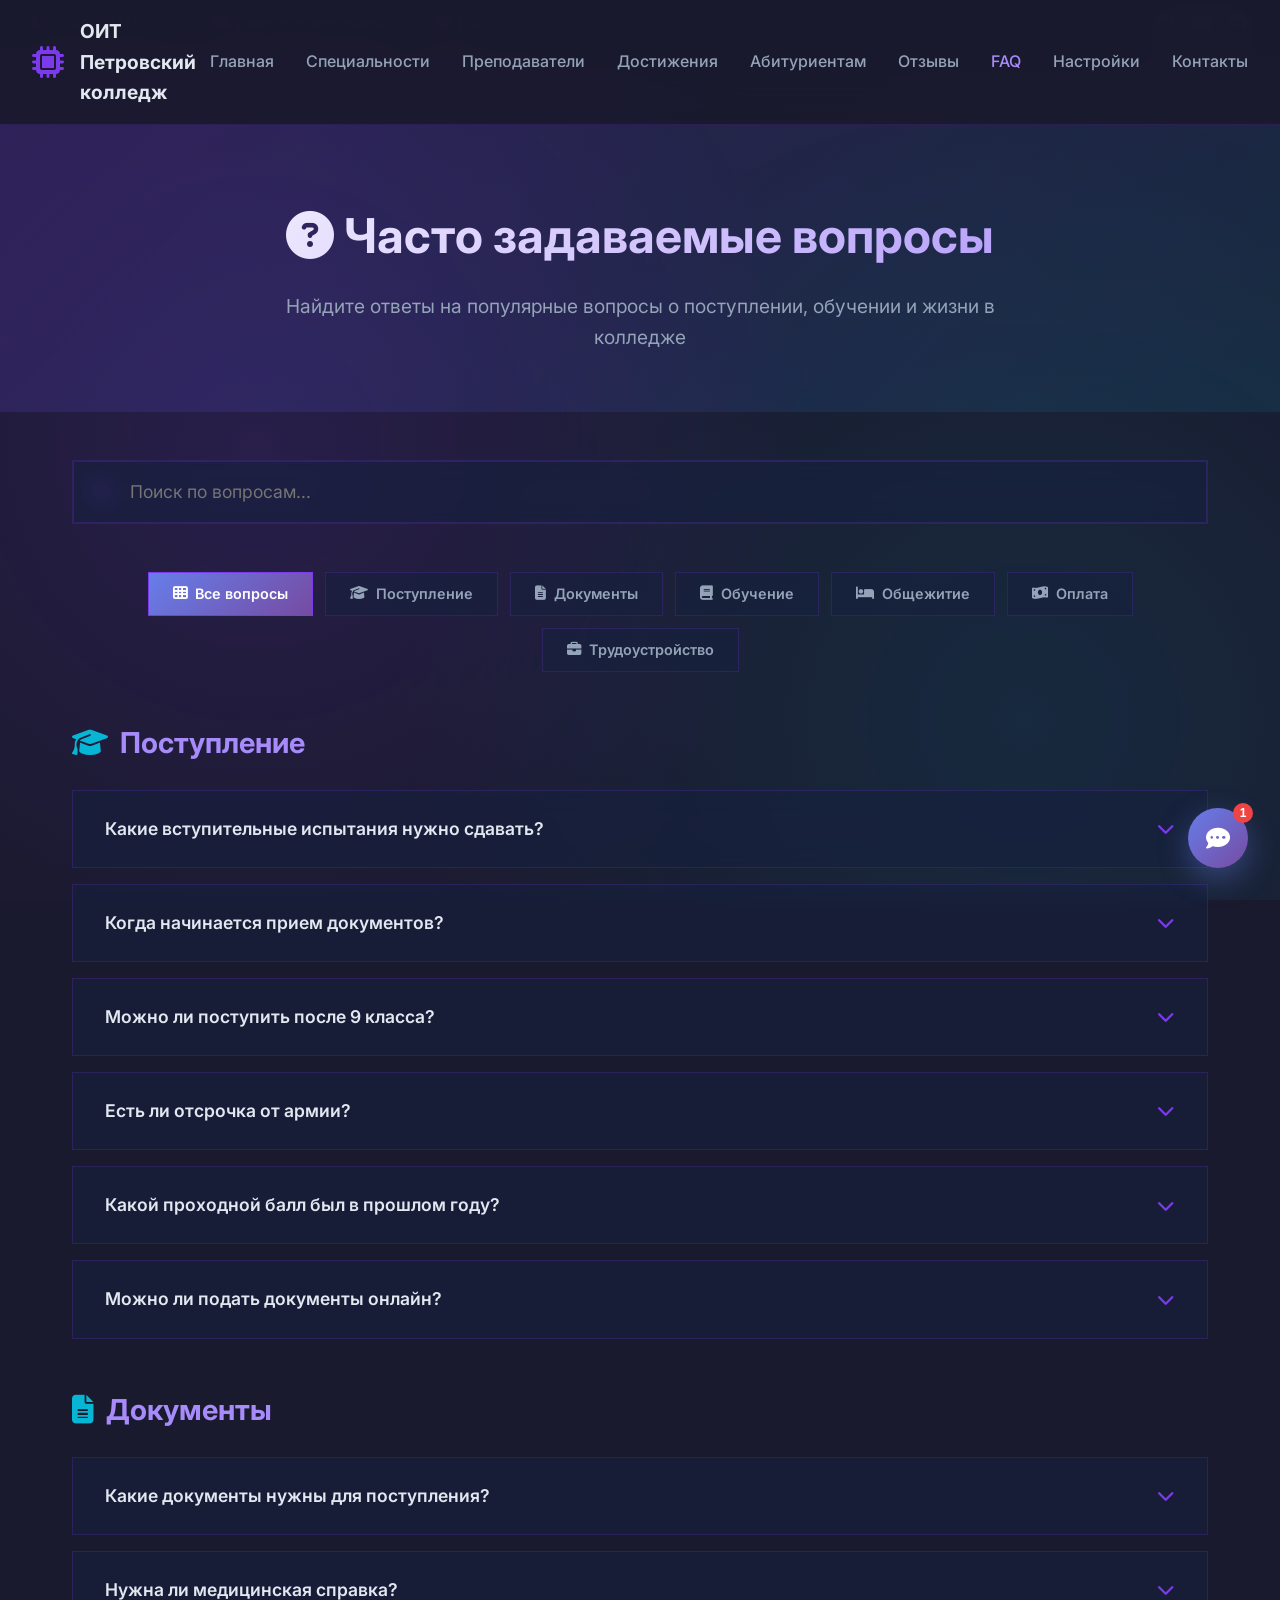
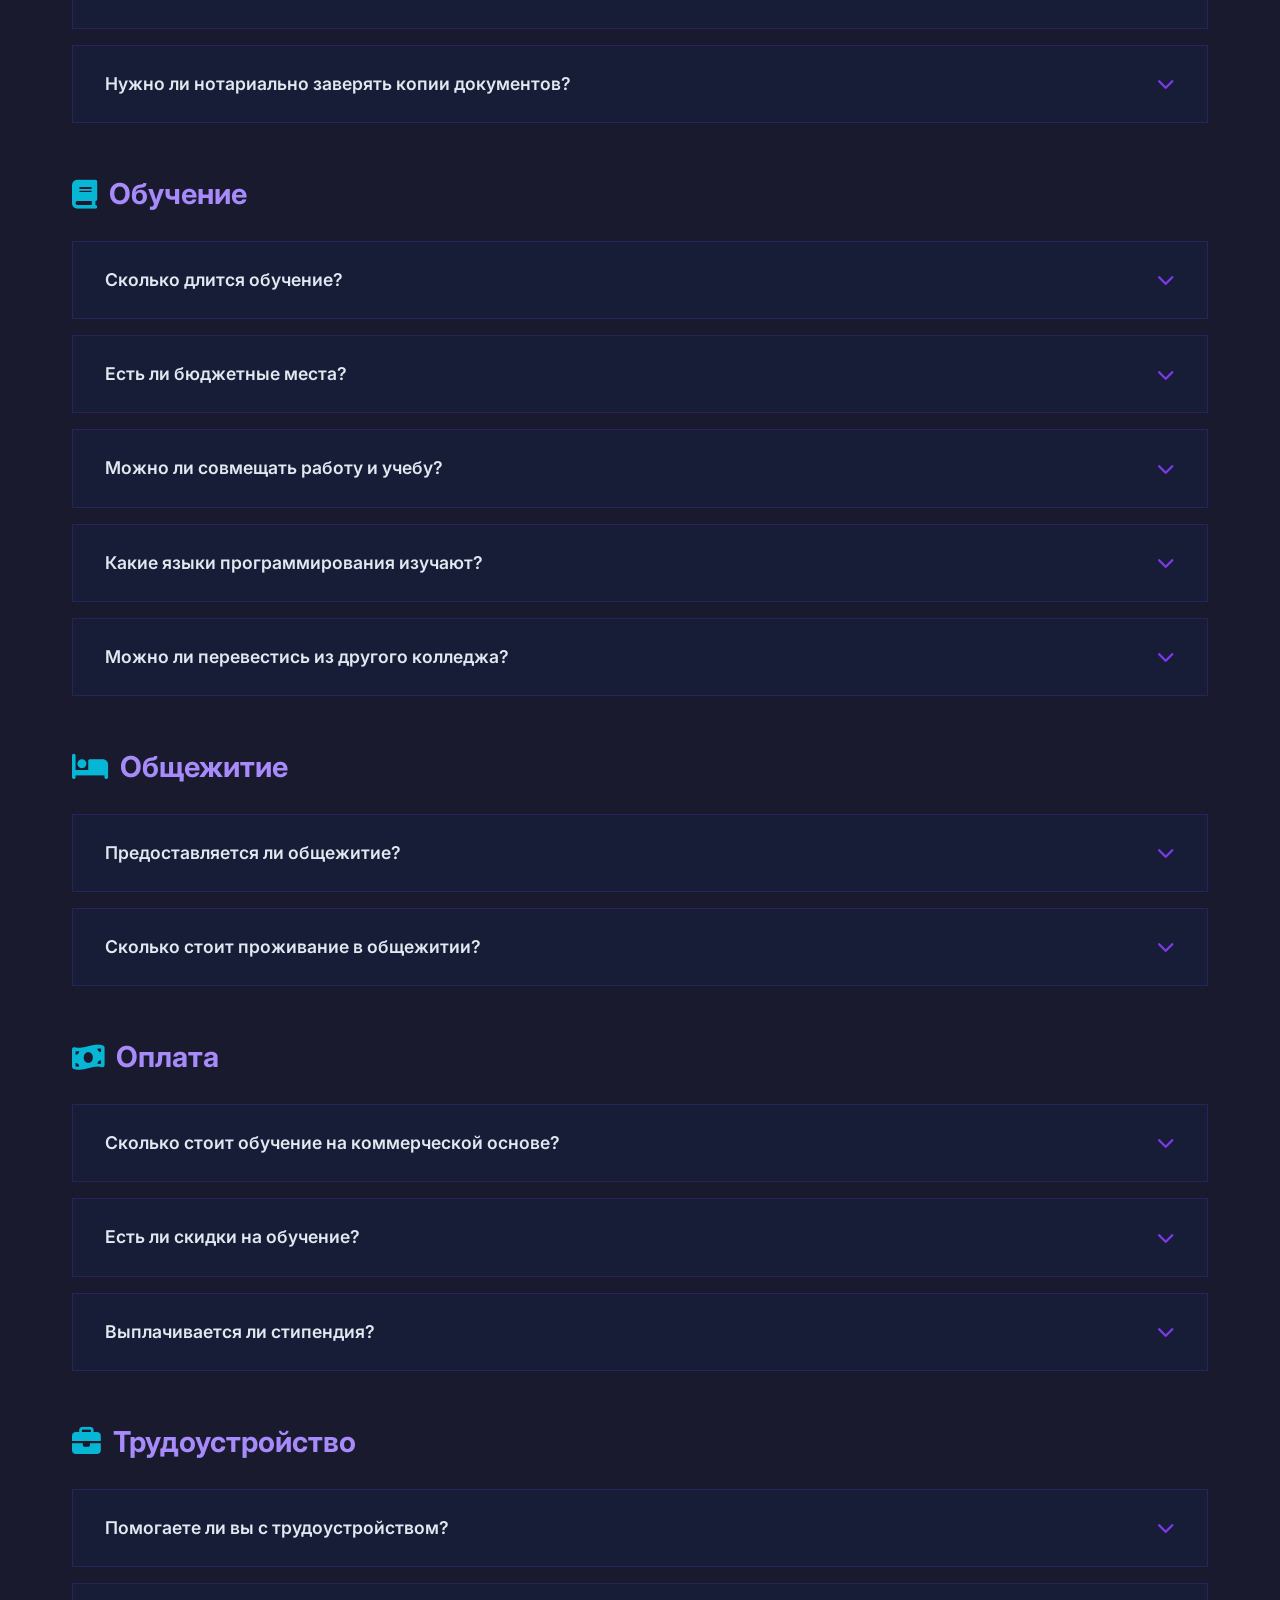
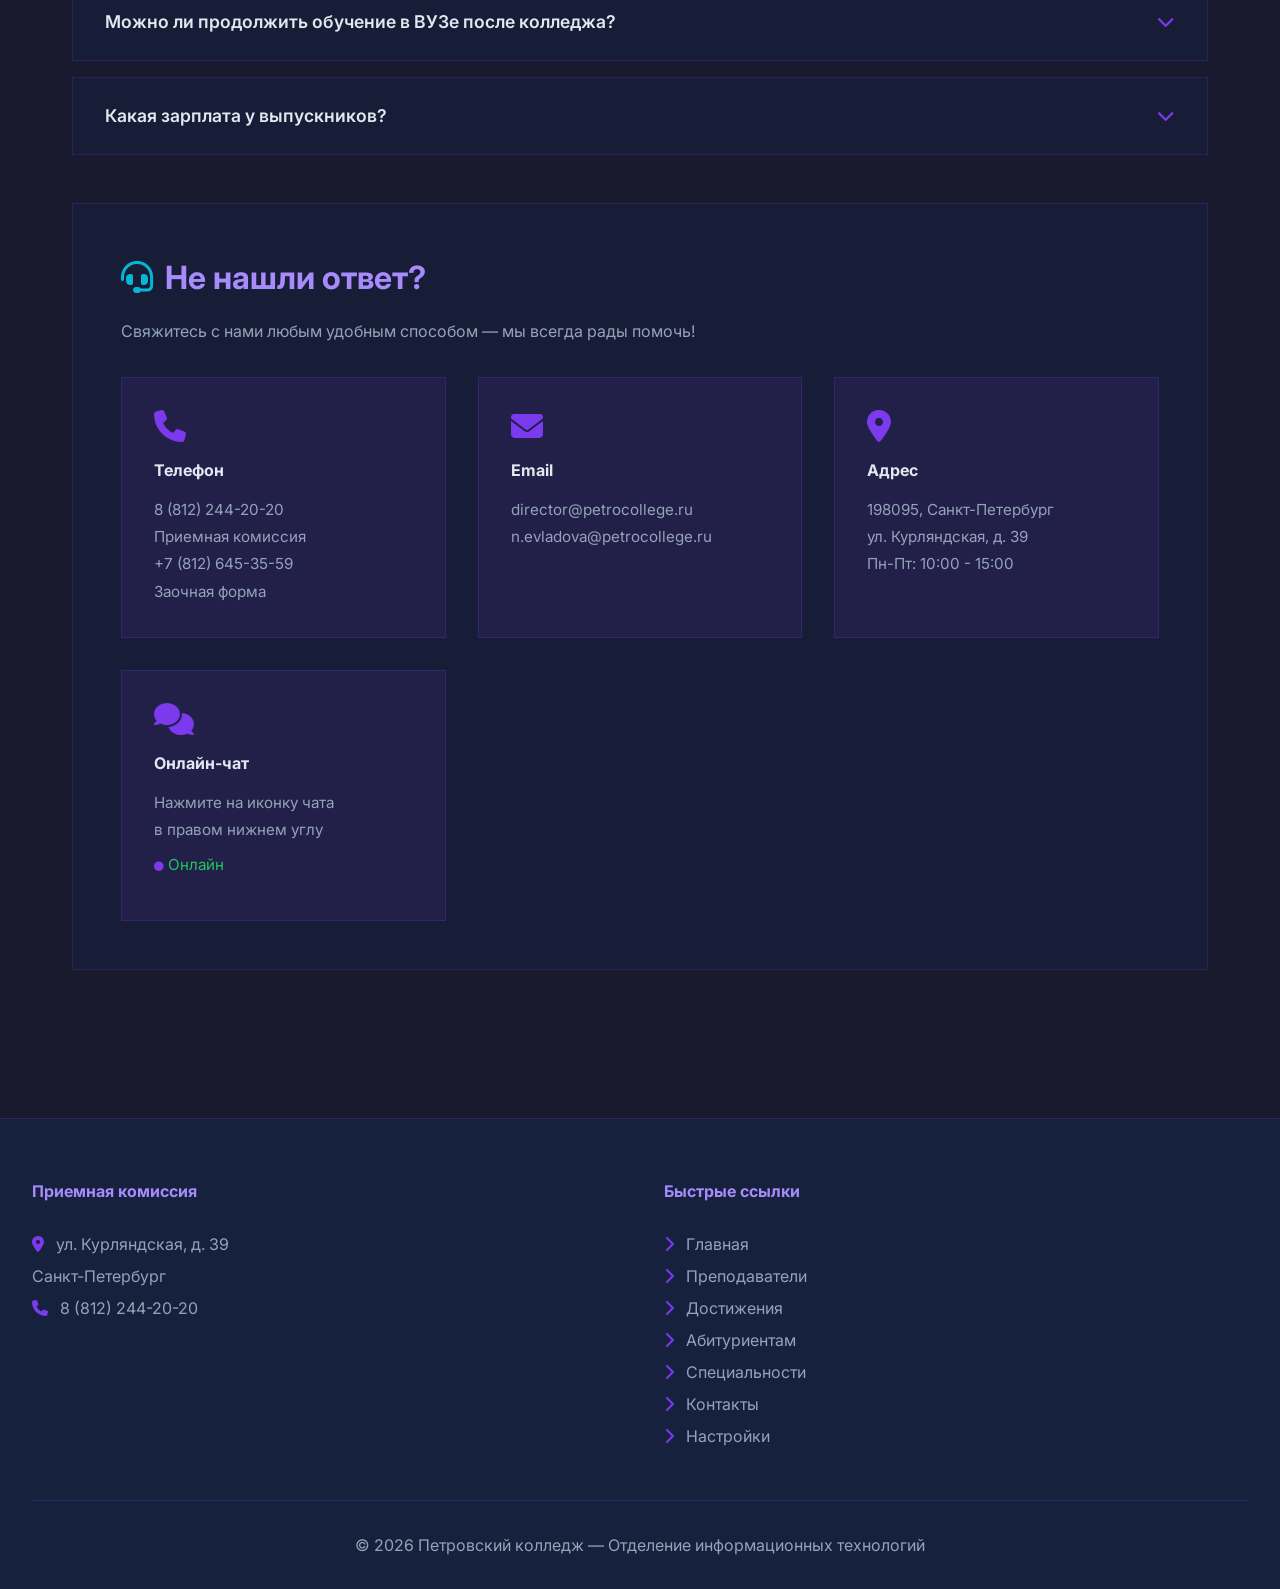
<file: faq.html>
<!DOCTYPE html>
<html lang="ru">
<head>
    <meta charset="UTF-8">
    <meta name="viewport" content="width=device-width, initial-scale=1.0">
    <title>FAQ и Онлайн-чат — Петровский колледж</title>
    <link href="https://fonts.googleapis.com/css2?family=Inter:wght@300;400;500;600;700;800&display=swap" rel="stylesheet">
    <link rel="stylesheet" href="https://cdnjs.cloudflare.com/ajax/libs/font-awesome/6.4.0/css/all.min.css">
    <style>
        * { margin: 0; padding: 0; box-sizing: border-box; }

        :root {
            --primary: #1a1a2e;
            --secondary: #16213e;
            --accent: #7c3aed;
            --accent-light: #a78bfa;
            --cyan: #06b6d4;
            --text: #e2e8f0;
            --text-muted: #94a3b8;
            --border: rgba(124, 58, 237, 0.2);
            --card-bg: rgba(22, 33, 62, 0.6);
            --gradient-1: linear-gradient(135deg, #667eea 0%, #764ba2 100%);
            --gradient-2: linear-gradient(135deg, #f093fb 0%, #f5576c 100%);
            --gradient-3: linear-gradient(135deg, #4facfe 0%, #00f2fe 100%);
        }

        body {
            font-family: 'Inter', sans-serif;
            background: var(--primary);
            color: var(--text);
            line-height: 1.6;
            overflow-x: hidden;
        }

        .bg-animation {
            position: fixed;
            top: 0; left: 0;
            width: 100%; height: 100%;
            z-index: -1;
            background: 
                radial-gradient(circle at 20% 50%, rgba(124, 58, 237, 0.15) 0%, transparent 50%),
                radial-gradient(circle at 80% 80%, rgba(6, 182, 212, 0.1) 0%, transparent 50%);
        }

        /* Верхняя панель */
        .top-bar {
            background: rgba(26, 26, 46, 0.98);
            border-bottom: 1px solid var(--border);
            padding: 0.75rem 0;
            font-size: 0.9rem;
        }

        .top-bar .nav-container {
            display: flex;
            justify-content: space-between;
            align-items: center;
            flex-wrap: wrap;
            gap: 1rem;
        }

        .top-bar-left {
            display: flex;
            gap: 2rem;
            align-items: center;
            flex-wrap: wrap;
        }

        .top-bar-right {
            display: flex;
            gap: 1rem;
        }

        .top-bar a {
            color: var(--text-muted);
            text-decoration: none;
            display: flex;
            align-items: center;
            gap: 0.5rem;
            transition: color 0.3s ease;
        }

        .top-bar a:hover {
            color: var(--accent-light);
        }

        .top-bar i.fa-phone,
        .top-bar i.fa-envelope,
        .top-bar i.fa-clock {
            color: var(--accent);
        }

        .top-bar-social a {
            font-size: 1.2rem;
        }

        /* Navigation */
        .navbar {
            position: fixed;
            top: 0; width: 100%;
            background: rgba(26, 26, 46, 0.95);
            backdrop-filter: blur(20px);
            border-bottom: 1px solid var(--border);
            z-index: 1000;
            padding: 1rem 0;
        }

        .nav-container {
            max-width: 1400px;
            margin: 0 auto;
            padding: 0 2rem;
            display: flex;
            justify-content: space-between;
            align-items: center;
        }

        .nav-logo {
            display: flex;
            align-items: center;
            gap: 1rem;
            color: var(--text);
            text-decoration: none;
            font-weight: 700;
            font-size: 1.2rem;
        }

        .nav-logo i { color: var(--accent); font-size: 2rem; }

        .nav-links {
            display: flex;
            gap: 2rem;
            list-style: none;
            transition: all 0.3s ease;
        }

        .nav-links a {
            color: var(--text-muted);
            text-decoration: none;
            font-weight: 500;
            transition: all 0.3s ease;
            min-height: 44px;
            display: flex;
            align-items: center;
        }

        .nav-links a:hover, .nav-links a.active {
            color: var(--accent-light);
        }

        /* Гамбургер-меню */
        .mobile-menu-toggle {
            display: none;
            background: transparent;
            border: 1px solid var(--border);
            color: var(--text);
            width: 44px;
            height: 44px;
            cursor: pointer;
            font-size: 1.5rem;
            transition: all 0.3s ease;
            align-items: center;
            justify-content: center;
        }

        .mobile-menu-toggle:hover {
            border-color: var(--accent);
            color: var(--accent-light);
        }

        /* Page Header */
        .page-header {
            padding: 150px 2rem 60px;
            text-align: center;
            background: linear-gradient(135deg, rgba(124, 58, 237, 0.2) 0%, rgba(6, 182, 212, 0.1) 100%);
        }

        .page-header h1 {
            font-size: 3rem;
            margin-bottom: 1rem;
            background: linear-gradient(135deg, #fff 0%, var(--accent-light) 100%);
            -webkit-background-clip: text;
            -webkit-text-fill-color: transparent;
            background-clip: text;
        }

        .page-header p {
            color: var(--text-muted);
            font-size: 1.2rem;
            max-width: 800px;
            margin: 0 auto;
        }

        /* Container */
        .container {
            max-width: 1200px;
            margin: 0 auto;
            padding: 0 2rem 100px;
        }

        /* Search */
        .search-section {
            margin: 3rem 0;
            position: relative;
        }

        .search-input {
            width: 100%;
            padding: 1.2rem 1.5rem 1.2rem 3.5rem;
            background: var(--card-bg);
            border: 2px solid var(--border);
            color: var(--text);
            font-size: 1.1rem;
            font-family: 'Inter', sans-serif;
            backdrop-filter: blur(10px);
            transition: all 0.3s ease;
            min-height: 44px;
        }

        .search-input:focus {
            outline: none;
            border-color: var(--accent);
            box-shadow: 0 0 0 4px rgba(124, 58, 237, 0.2);
        }

        .search-icon {
            position: absolute;
            left: 1.2rem;
            top: 50%;
            transform: translateY(-50%);
            color: var(--accent);
            font-size: 1.3rem;
        }

        .search-results-count {
            color: var(--text-muted);
            margin-top: 1rem;
            font-size: 0.9rem;
        }

        /* Category Tabs */
        .category-tabs {
            display: flex;
            gap: 0.75rem;
            margin-bottom: 3rem;
            flex-wrap: wrap;
            justify-content: center;
        }

        .category-tab {
            padding: 0.75rem 1.5rem;
            background: var(--card-bg);
            border: 1px solid var(--border);
            color: var(--text-muted);
            cursor: pointer;
            font-weight: 600;
            font-size: 0.9rem;
            transition: all 0.3s ease;
            font-family: 'Inter', sans-serif;
            display: inline-flex;
            align-items: center;
            gap: 0.5rem;
            min-height: 44px;
        }

        .category-tab:hover {
            border-color: var(--accent);
            color: var(--text);
        }

        .category-tab.active {
            background: var(--gradient-1);
            color: white;
            border-color: var(--accent);
        }

        .category-tab .count {
            background: rgba(255, 255, 255, 0.2);
            padding: 0.1rem 0.5rem;
            font-size: 0.75rem;
        }

        /* FAQ Section */
        .faq-section {
            margin-bottom: 3rem;
        }

        .faq-category-title {
            font-size: 1.8rem;
            color: var(--accent-light);
            margin-bottom: 1.5rem;
            display: flex;
            align-items: center;
            gap: 0.75rem;
        }

        .faq-category-title i {
            color: var(--cyan);
        }

        .faq-item {
            background: var(--card-bg);
            border: 1px solid var(--border);
            margin-bottom: 1rem;
            backdrop-filter: blur(10px);
            transition: all 0.3s ease;
            overflow: hidden;
        }

        .faq-item:hover {
            border-color: var(--accent);
        }

        .faq-item.active {
            border-color: var(--accent);
            box-shadow: 0 10px 30px rgba(124, 58, 237, 0.2);
        }

        .faq-question {
            padding: 1.5rem 2rem;
            cursor: pointer;
            display: flex;
            justify-content: space-between;
            align-items: center;
            gap: 2rem;
            font-weight: 600;
            font-size: 1.1rem;
            transition: all 0.3s ease;
            min-height: 44px;
        }

        .faq-question:hover {
            background: rgba(124, 58, 237, 0.05);
        }

        .faq-question i {
            color: var(--accent);
            transition: transform 0.3s ease;
            flex-shrink: 0;
        }

        .faq-item.active .faq-question i {
            transform: rotate(180deg);
        }

        .faq-answer {
            max-height: 0;
            overflow: hidden;
            transition: max-height 0.4s ease;
        }

        .faq-item.active .faq-answer {
            max-height: 1000px;
        }

        .faq-answer-content {
            padding: 0 2rem 2rem;
            color: var(--text-muted);
            line-height: 1.8;
        }

        .faq-answer-content p {
            margin-bottom: 1rem;
        }

        .faq-answer-content ul {
            margin-left: 1.5rem;
            margin-bottom: 1rem;
        }

        .faq-answer-content li {
            margin-bottom: 0.5rem;
        }

        .faq-answer-content strong {
            color: var(--text);
        }

        .faq-answer-content a {
            color: var(--cyan);
            text-decoration: none;
        }

        .faq-answer-content a:hover {
            color: var(--accent-light);
        }

        .faq-tags {
            display: flex;
            gap: 0.5rem;
            flex-wrap: wrap;
            margin-top: 1rem;
        }

        .faq-tag {
            background: rgba(124, 58, 237, 0.2);
            border: 1px solid var(--accent);
            padding: 0.25rem 0.75rem;
            font-size: 0.8rem;
            color: var(--accent-light);
        }

        .faq-meta {
            display: flex;
            align-items: center;
            gap: 1rem;
            margin-top: 1rem;
            padding-top: 1rem;
            border-top: 1px solid var(--border);
            font-size: 0.85rem;
            color: var(--text-muted);
        }

        .faq-meta-item {
            display: flex;
            align-items: center;
            gap: 0.5rem;
        }

        .faq-meta-item i {
            color: var(--cyan);
        }

        /* Empty State */
        .empty-state {
            text-align: center;
            padding: 4rem 2rem;
            color: var(--text-muted);
        }

        .empty-state i {
            font-size: 4rem;
            margin-bottom: 1rem;
            opacity: 0.5;
        }

        .empty-state h3 {
            color: var(--text);
            margin-bottom: 0.5rem;
        }

        /* Contact Section */
        .contact-section {
            background: var(--card-bg);
            border: 1px solid var(--border);
            padding: 3rem;
            margin: 3rem 0;
            backdrop-filter: blur(10px);
        }

        .contact-section h2 {
            font-size: 2rem;
            margin-bottom: 1rem;
            color: var(--accent-light);
        }

        .contact-section > p {
            color: var(--text-muted);
            margin-bottom: 2rem;
        }

        .contact-grid {
            display: grid;
            grid-template-columns: repeat(auto-fit, minmax(250px, 1fr));
            gap: 2rem;
        }

        .contact-card {
            background: rgba(124, 58, 237, 0.1);
            border: 1px solid var(--border);
            padding: 2rem;
            transition: all 0.3s ease;
        }

        .contact-card:hover {
            border-color: var(--accent);
            transform: translateY(-3px);
        }

        .contact-card i {
            font-size: 2rem;
            color: var(--accent);
            margin-bottom: 1rem;
        }

        .contact-card h4 {
            color: var(--text);
            margin-bottom: 0.75rem;
        }

        .contact-card p, .contact-card a {
            color: var(--text-muted);
            text-decoration: none;
            line-height: 1.8;
            font-size: 0.95rem;
        }

        .contact-card a:hover {
            color: var(--accent-light);
        }

        /* Chat Widget */
        .chat-widget {
            position: fixed;
            bottom: 2rem;
            right: 2rem;
            z-index: 2000;
        }

        .chat-toggle {
            width: 60px;
            height: 60px;
            background: var(--gradient-1);
            border: none;
            border-radius: 50%;
            color: white;
            font-size: 1.5rem;
            cursor: pointer;
            box-shadow: 0 10px 30px rgba(102, 126, 234, 0.4);
            transition: all 0.3s ease;
            display: flex;
            align-items: center;
            justify-content: center;
            position: relative;
        }

        .chat-toggle:hover {
            transform: scale(1.1);
        }

        .chat-toggle .notification {
            position: absolute;
            top: -5px;
            right: -5px;
            background: #ef4444;
            color: white;
            width: 20px;
            height: 20px;
            border-radius: 50%;
            font-size: 0.75rem;
            display: flex;
            align-items: center;
            justify-content: center;
            font-weight: bold;
        }

        .chat-window {
            position: absolute;
            bottom: 80px;
            right: 0;
            width: 380px;
            max-height: 600px;
            background: var(--secondary);
            border: 1px solid var(--accent);
            box-shadow: 0 20px 60px rgba(0, 0, 0, 0.5);
            display: none;
            flex-direction: column;
            overflow: hidden;
            animation: slideUp 0.3s ease;
        }

        .chat-window.active {
            display: flex;
        }

        @keyframes slideUp {
            from {
                opacity: 0;
                transform: translateY(20px);
            }
            to {
                opacity: 1;
                transform: translateY(0);
            }
        }

        .chat-header {
            background: var(--gradient-1);
            padding: 1.5rem;
            display: flex;
            justify-content: space-between;
            align-items: center;
        }

        .chat-header-info {
            display: flex;
            align-items: center;
            gap: 1rem;
        }

        .chat-avatar {
            width: 40px;
            height: 40px;
            background: rgba(255, 255, 255, 0.2);
            border-radius: 50%;
            display: flex;
            align-items: center;
            justify-content: center;
            font-size: 1.2rem;
        }

        .chat-header-text h4 {
            color: white;
            font-size: 1rem;
        }

        .chat-header-text p {
            color: rgba(255, 255, 255, 0.8);
            font-size: 0.8rem;
            display: flex;
            align-items: center;
            gap: 0.5rem;
        }

        .online-dot {
            width: 8px;
            height: 8px;
            background: #22c55e;
            border-radius: 50%;
            display: inline-block;
        }

        .chat-close {
            background: rgba(255, 255, 255, 0.2);
            border: none;
            color: white;
            width: 32px;
            height: 32px;
            cursor: pointer;
            display: flex;
            align-items: center;
            justify-content: center;
            transition: all 0.3s ease;
        }

        .chat-close:hover {
            background: rgba(255, 255, 255, 0.3);
            transform: rotate(90deg);
        }

        .chat-messages {
            flex: 1;
            padding: 1.5rem;
            overflow-y: auto;
            max-height: 400px;
            display: flex;
            flex-direction: column;
            gap: 1rem;
        }

        .chat-messages::-webkit-scrollbar {
            width: 6px;
        }

        .chat-messages::-webkit-scrollbar-track {
            background: var(--primary);
        }

        .chat-messages::-webkit-scrollbar-thumb {
            background: var(--accent);
        }

        .chat-message {
            display: flex;
            gap: 0.75rem;
            max-width: 85%;
            animation: fadeIn 0.3s ease;
        }

        @keyframes fadeIn {
            from { opacity: 0; transform: translateY(10px); }
            to { opacity: 1; transform: translateY(0); }
        }

        .chat-message.bot {
            align-self: flex-start;
        }

        .chat-message.user {
            align-self: flex-end;
            flex-direction: row-reverse;
        }

        .chat-message-avatar {
            width: 32px;
            height: 32px;
            background: var(--gradient-1);
            border-radius: 50%;
            display: flex;
            align-items: center;
            justify-content: center;
            font-size: 0.9rem;
            flex-shrink: 0;
        }

        .chat-message.user .chat-message-avatar {
            background: var(--gradient-3);
        }

        .chat-message-content {
            background: rgba(124, 58, 237, 0.1);
            border: 1px solid var(--border);
            padding: 0.75rem 1rem;
            font-size: 0.9rem;
            line-height: 1.5;
        }

        .chat-message.user .chat-message-content {
            background: var(--accent);
            border-color: var(--accent);
            color: white;
        }

        .chat-message-time {
            font-size: 0.7rem;
            color: var(--text-muted);
            margin-top: 0.25rem;
        }

        .chat-quick-replies {
            display: flex;
            flex-wrap: wrap;
            gap: 0.5rem;
            padding: 0 1.5rem 1rem;
        }

        .quick-reply {
            padding: 0.5rem 1rem;
            background: transparent;
            border: 1px solid var(--accent);
            color: var(--accent-light);
            cursor: pointer;
            font-size: 0.85rem;
            font-family: 'Inter', sans-serif;
            transition: all 0.3s ease;
            min-height: 44px;
        }

        .quick-reply:hover {
            background: var(--accent);
            color: white;
        }

        .chat-input-area {
            padding: 1rem 1.5rem;
            border-top: 1px solid var(--border);
            display: flex;
            gap: 0.75rem;
        }

        .chat-input {
            flex: 1;
            padding: 0.75rem 1rem;
            background: rgba(26, 26, 46, 0.6);
            border: 1px solid var(--border);
            color: var(--text);
            font-family: 'Inter', sans-serif;
            font-size: 0.9rem;
            min-height: 44px;
        }

        .chat-input:focus {
            outline: none;
            border-color: var(--accent);
        }

        .chat-send {
            padding: 0.75rem 1.25rem;
            background: var(--gradient-1);
            border: none;
            color: white;
            cursor: pointer;
            transition: all 0.3s ease;
            display: flex;
            align-items: center;
            justify-content: center;
            min-width: 44px;
            min-height: 44px;
        }

        .chat-send:hover {
            transform: scale(1.05);
        }

        .typing-indicator {
            display: flex;
            gap: 0.25rem;
            padding: 0.5rem 1rem;
        }

        .typing-indicator span {
            width: 8px;
            height: 8px;
            background: var(--accent);
            border-radius: 50%;
            animation: typing 1.4s infinite;
        }

        .typing-indicator span:nth-child(2) { animation-delay: 0.2s; }
        .typing-indicator span:nth-child(3) { animation-delay: 0.4s; }

        @keyframes typing {
            0%, 60%, 100% { transform: translateY(0); opacity: 0.5; }
            30% { transform: translateY(-10px); opacity: 1; }
        }

        /* Footer */
        .contact-footer {
            background: var(--secondary);
            border-top: 1px solid var(--border);
            padding: 60px 2rem 30px;
        }

        .footer-content {
            max-width: 1400px;
            margin: 0 auto;
            display: grid;
            grid-template-columns: repeat(auto-fit, minmax(250px, 1fr));
            gap: 3rem;
            margin-bottom: 3rem;
        }

        .footer-section h4 {
            color: var(--accent-light);
            margin-bottom: 1.5rem;
        }

        .footer-section p, .footer-section a {
            color: var(--text-muted);
            text-decoration: none;
            line-height: 2;
        }

        .footer-section a:hover { color: var(--accent); }
        .footer-section i { margin-right: 0.5rem; color: var(--accent); }

        .footer-bottom {
            max-width: 1400px;
            margin: 0 auto;
            padding-top: 2rem;
            border-top: 1px solid var(--border);
            text-align: center;
            color: var(--text-muted);
        }

        @media (max-width: 768px) {
            .page-header h1 { font-size: 2rem; }
            .chat-window {
                width: calc(100vw - 2rem);
                right: -1rem;
            }
            .faq-question { padding: 1rem 1.5rem; font-size: 1rem; }
            .faq-answer-content { padding: 0 1.5rem 1.5rem; }
            
            /* Показываем гамбургер-меню на мобильных */
            .mobile-menu-toggle {
                display: flex;
            }
            
            /* Скрываем навигацию по умолчанию */
            .nav-links {
                display: none;
                position: absolute;
                top: 100%;
                left: 0;
                right: 0;
                background: var(--secondary);
                flex-direction: column;
                padding: 1rem 2rem;
                border-bottom: 1px solid var(--border);
                box-shadow: 0 10px 30px rgba(0, 0, 0, 0.3);
            }
            
            /* Показываем навигацию когда активна */
            .nav-links.active {
                display: flex;
            }
            
            .nav-links li {
                width: 100%;
            }
            
            .nav-links a {
                width: 100%;
                padding: 0.75rem 0;
            }
            
            /* Верхняя панель */
            .top-bar .nav-container {
                flex-direction: column;
                gap: 1rem;
            }
            
            .top-bar-left {
                flex-direction: column;
                gap: 0.75rem;
                align-items: flex-start;
            }
            
            /* Увеличиваем кнопки для пальцев */
            button, a, .category-tab, .quick-reply {
                touch-action: manipulation;
                -webkit-tap-highlight-color: rgba(124, 58, 237, 0.3);
            }
        }
    </style>
</head>
<body>
    <div class="bg-animation"></div>

    <!-- Верхняя панель с иконками -->
    <div class="top-bar">
        <div class="nav-container">
            <div class="top-bar-left">
                <a href="tel:88122442020">
                    <i class="fas fa-phone"></i>
                    <span>8 (812) 244-20-20</span>
                </a>
                <a href="mailto:director@petrocollege.ru">
                    <i class="fas fa-envelope"></i>
                    <span>director@petrocollege.ru</span>
                </a>
                <div style="color: var(--text-muted); display: flex; align-items: center; gap: 0.5rem;">
                    <i class="fas fa-clock"></i>
                    <span>Пн-Пт: 10:00 - 15:00</span>
                </div>
            </div>
            
            <div class="top-bar-right top-bar-social">
                <a href="https://vk.com/petrocollege_spb" target="_blank" title="ВКонтакте">
                    <i class="fab fa-vk"></i>
                </a>
                <a href="https://www.youtube.com/channel/UCbCgD2jMRWo3mC8QXcbJLuw" target="_blank" title="YouTube">
                    <i class="fab fa-youtube"></i>
                </a>
                <a href="https://telegram.org" target="_blank" title="Telegram">
                    <i class="fab fa-telegram"></i>
                </a>
            </div>
        </div>
    </div>

    <nav class="navbar">
        <div class="nav-container">
            <a href="index.html" class="nav-logo">
                <i class="fas fa-microchip"></i>
                <span>ОИТ Петровский колледж</span>
            </a>
            
            <!-- Гамбургер-меню кнопка -->
            <button class="mobile-menu-toggle" onclick="toggleMobileMenu()" aria-label="Открыть меню">
                <i class="fas fa-bars" id="menu-icon"></i>
            </button>
            
            <ul class="nav-links" id="nav-links">
                <li><a href="index.html">Главная</a></li>
                <li><a href="index.html#specialties">Специальности</a></li>
                <li><a href="teachers.html">Преподаватели</a></li>
                <li><a href="achievements.html">Достижения</a></li>
                <li><a href="applicants.html">Абитуриентам</a></li>
                <li><a href="reviews.html">Отзывы</a></li>
                <li><a href="faq.html" class="active">FAQ</a></li>
                <li><a href="accessibility.html">Настройки</a></li>
                <li><a href="index.html#contacts">Контакты</a></li>
            </ul>
        </div>
    </nav>

    <header class="page-header">
        <h1><i class="fas fa-question-circle"></i> Часто задаваемые вопросы</h1>
        <p>Найдите ответы на популярные вопросы о поступлении, обучении и жизни в колледже</p>
    </header>

    <div class="container">
        <!-- Search -->
        <div class="search-section">
            <i class="fas fa-search search-icon"></i>
            <input type="text" class="search-input" id="faq-search" placeholder="Поиск по вопросам...">
            <div class="search-results-count" id="search-results-count"></div>
        </div>

        <!-- Category Tabs -->
        <div class="category-tabs" id="category-tabs">
            <button class="category-tab active" data-category="all">
                <i class="fas fa-th"></i> Все вопросы
            </button>
            <button class="category-tab" data-category="admission">
                <i class="fas fa-graduation-cap"></i> Поступление
            </button>
            <button class="category-tab" data-category="documents">
                <i class="fas fa-file-alt"></i> Документы
            </button>
            <button class="category-tab" data-category="study">
                <i class="fas fa-book"></i> Обучение
            </button>
            <button class="category-tab" data-category="dormitory">
                <i class="fas fa-bed"></i> Общежитие
            </button>
            <button class="category-tab" data-category="payment">
                <i class="fas fa-money-bill-wave"></i> Оплата
            </button>
            <button class="category-tab" data-category="career">
                <i class="fas fa-briefcase"></i> Трудоустройство
            </button>
        </div>

        <!-- FAQ Content -->
        <div id="faq-content"></div>

        <!-- Contact Section -->
        <div class="contact-section">
            <h2><i class="fas fa-headset" style="color: var(--cyan); margin-right: 0.75rem;"></i>Не нашли ответ?</h2>
            <p>Свяжитесь с нами любым удобным способом — мы всегда рады помочь!</p>
            
            <div class="contact-grid">
                <div class="contact-card">
                    <i class="fas fa-phone"></i>
                    <h4>Телефон</h4>
                    <p><a href="tel:88122442020">8 (812) 244-20-20</a><br>Приемная комиссия</p>
                    <p><a href="tel:78126453559">+7 (812) 645-35-59</a><br>Заочная форма</p>
                </div>
                <div class="contact-card">
                    <i class="fas fa-envelope"></i>
                    <h4>Email</h4>
                    <p><a href="mailto:director@petrocollege.ru">director@petrocollege.ru</a></p>
                    <p><a href="mailto:n.evladova@petrocollege.ru">n.evladova@petrocollege.ru</a></p>
                </div>
                <div class="contact-card">
                    <i class="fas fa-map-marker-alt"></i>
                    <h4>Адрес</h4>
                    <p>198095, Санкт-Петербург<br>ул. Курляндская, д. 39</p>
                    <p>Пн-Пт: 10:00 - 15:00</p>
                </div>
                <div class="contact-card">
                    <i class="fas fa-comments"></i>
                    <h4>Онлайн-чат</h4>
                    <p>Нажмите на иконку чата<br>в правом нижнем углу</p>
                    <p style="color: #22c55e; margin-top: 0.5rem;">
                        <i class="fas fa-circle" style="font-size: 0.6rem;"></i> Онлайн
                    </p>
                </div>
            </div>
        </div>
    </div>

    <!-- Chat Widget -->
    <div class="chat-widget">
        <div class="chat-window" id="chat-window">
            <div class="chat-header">
                <div class="chat-header-info">
                    <div class="chat-avatar">
                        <i class="fas fa-robot"></i>
                    </div>
                    <div class="chat-header-text">
                        <h4>Помощник Петровского колледжа</h4>
                        <p><span class="online-dot"></span> Онлайн</p>
                    </div>
                </div>
                <button class="chat-close" onclick="toggleChat()">
                    <i class="fas fa-times"></i>
                </button>
            </div>
            
            <div class="chat-messages" id="chat-messages">
                <!-- Messages will be added here -->
            </div>

            <div class="chat-quick-replies" id="chat-quick-replies">
                <!-- Quick replies will be added here -->
            </div>

            <div class="chat-input-area">
                <input type="text" class="chat-input" id="chat-input" placeholder="Введите ваш вопрос..." onkeypress="if(event.key==='Enter') sendMessage()">
                <button class="chat-send" onclick="sendMessage()">
                    <i class="fas fa-paper-plane"></i>
                </button>
            </div>
        </div>

        <button class="chat-toggle" onclick="toggleChat()">
            <i class="fas fa-comment-dots"></i>
            <span class="notification" id="chat-notification">1</span>
        </button>
    </div>

    <footer class="contact-footer">
        <div class="footer-content">
            <div class="footer-section">
                <h4>Приемная комиссия</h4>
                <p><i class="fas fa-map-marker-alt"></i> ул. Курляндская, д. 39<br>Санкт-Петербург</p>
                <p><i class="fas fa-phone"></i> <a href="tel:88122442020">8 (812) 244-20-20</a></p>
            </div>
            <div class="footer-section">
                <h4>Быстрые ссылки</h4>
                <p><a href="index.html"><i class="fas fa-chevron-right"></i> Главная</a></p>
                <p><a href="teachers.html"><i class="fas fa-chevron-right"></i> Преподаватели</a></p>
                <p><a href="achievements.html"><i class="fas fa-chevron-right"></i> Достижения</a></p>
                <p><a href="applicants.html"><i class="fas fa-chevron-right"></i> Абитуриентам</a></p>
                <p><a href="index.html#specialties"><i class="fas fa-chevron-right"></i> Специальности</a></p>
                <p><a href="index.html#contacts"><i class="fas fa-chevron-right"></i> Контакты</a></p>
                <p><a href="accessibility.html"><i class="fas fa-chevron-right"></i> Настройки</a></p>
            </div>
        </div>
        <div class="footer-bottom">
            <p>&copy; 2026 Петровский колледж — Отделение информационных технологий</p>
        </div>
    </footer>

    <script>
        // FAQ Data
        const faqData = [
            // Поступление
            {
                category: 'admission',
                question: 'Какие вступительные испытания нужно сдавать?',
                answer: '<p>Поступление в Петровский колледж осуществляется <strong>на основе конкурса аттестатов</strong> — вступительные экзамены не требуются для большинства специальностей.</p><p>Зачисление происходит по среднему баллу аттестата об образовании. Исключение составляют некоторые специальности, где могут проводиться дополнительные испытания (уточняйте в приемной комиссии).</p>',
                tags: ['вступительные', 'экзамены', 'аттестат'],
                views: 1247,
                updated: '2026-06-01'
            },
            {
                category: 'admission',
                question: 'Когда начинается прием документов?',
                answer: '<p>Прием документов на 2026/2027 учебный год начинается <strong>20 июня 2026 года</strong>.</p><p>Окончание приема: <strong>15 августа 2026 года до 15:00</strong> по московскому времени.</p><p>Советуем подавать документы как можно раньше — бюджетные места разбирают быстро!</p>',
                tags: ['сроки', 'прием', 'документы'],
                views: 2156,
                updated: '2026-06-15'
            },
            {
                category: 'admission',
                question: 'Можно ли поступить после 9 класса?',
                answer: '<p>Да! Большинство специальностей колледжа принимают абитуриентов как после <strong>9 класса</strong>, так и после <strong>11 класса</strong>.</p><p>Срок обучения после 9 класса обычно составляет 3 года 10 месяцев, после 11 класса — 2 года 10 месяцев (зависит от специальности).</p>',
                tags: ['9 класс', '11 класс', 'срок обучения'],
                views: 1834,
                updated: '2026-05-20'
            },
            {
                category: 'admission',
                question: 'Есть ли отсрочка от армии?',
                answer: '<p>Да, студенты очной формы обучения имеют право на <strong>отсрочку от призыва на военную службу</strong> на период обучения в колледже.</p><p>Это одно из преимуществ получения среднего профессионального образования.</p>',
                tags: ['армия', 'отсрочка', 'военкомат'],
                views: 3421,
                updated: '2026-04-10'
            },
            {
                category: 'admission',
                question: 'Какой проходной балл был в прошлом году?',
                answer: '<p>Проходной балл зависит от специальности и количества поданных заявлений. В среднем по отделению ОИТ:</p><ul><li>Популярные специальности (программирование, сети): <strong>4.3-4.7</strong></li><li>Другие IT-специальности: <strong>3.8-4.3</strong></li></ul><p>Точные данные публикуются после завершения приемной кампании.</p>',
                tags: ['проходной балл', 'конкурс', 'аттестат'],
                views: 2876,
                updated: '2026-03-15'
            },
            {
                category: 'admission',
                question: 'Можно ли подать документы онлайн?',
                answer: '<p>В 2026 году прием документов осуществляется:</p><ul><li><strong>Лично</strong> в приемной комиссии (ул. Курляндская, д. 39)</li><li><strong>Почтой России</strong> (заказным письмом с уведомлением)</li><li>Через портал <strong>Госуслуги</strong> (для некоторых специальностей)</li></ul><p>Уточняйте актуальные способы подачи в приемной комиссии.</p>',
                tags: ['онлайн', 'Госуслуги', 'почта'],
                views: 1567,
                updated: '2026-06-01'
            },

            // Документы
            {
                category: 'documents',
                question: 'Какие документы нужны для поступления?',
                answer: '<p><strong>На очную форму:</strong></p><ul><li>Паспорт + копия (2,3 страница + регистрация)</li><li>Документ об образовании (оригинал или нотариальная копия)</li><li>4 фото 3×4 см (матовые)</li><li>Медицинская справка СЭМД-196</li><li>СНИЛС</li></ul><p><strong>На заочную форму дополнительно:</strong></p><ul><li>Справка с места работы</li><li>Справка из туберкулезного диспансера</li></ul><p>Полный список смотрите в разделе <a href="applicants.html">"Абитуриентам"</a>.</p>',
                tags: ['документы', 'паспорт', 'фото', 'СНИЛС'],
                views: 4521,
                updated: '2026-06-20'
            },
            {
                category: 'documents',
                question: 'Нужна ли медицинская справка?',
                answer: '<p>Да, медицинская справка <strong>СЭМД-196</strong> обязательна для всех поступающих.</p><p>Для специальностей <strong>«Туризм и гостеприимство»</strong> и <strong>«Технологии индустрии красоты»</strong> дополнительно требуется справка от дерматолога.</p><p>Для специальности <strong>«Правоохранительная деятельность»</strong> — медицинское заключение с пометкой «противопоказаний не выявлено».</p>',
                tags: ['медосмотр', 'справка', '086'],
                views: 2134,
                updated: '2026-05-15'
            },
            {
                category: 'documents',
                question: 'Нужно ли нотариально заверять копии документов?',
                answer: '<p>При личной подаче документов вы можете предоставить <strong>оригиналы</strong> для сверки или <strong>нотариально заверенные копии</strong>.</p><p>При подаче документов <strong>Почтой России</strong> все копии должны быть нотариально заверены.</p>',
                tags: ['нотариус', 'копии', 'заверение'],
                views: 1245,
                updated: '2026-04-20'
            },

            // Обучение
            {
                category: 'study',
                question: 'Сколько длится обучение?',
                answer: '<p>Срок обучения зависит от формы и базы поступления:</p><ul><li><strong>Очная после 9 класса:</strong> 3 года 10 месяцев</li><li><strong>Очная после 11 класса:</strong> 2 года 10 месяцев</li><li><strong>Заочная:</strong> обычно на 6 месяцев дольше очной</li></ul><p>Точные сроки уточняйте по выбранной специальности.</p>',
                tags: ['срок', 'обучение', 'курс'],
                views: 1876,
                updated: '2026-05-01'
            },
            {
                category: 'study',
                question: 'Есть ли бюджетные места?',
                answer: '<p>Да, в колледже есть <strong>бюджетные места</strong> по всем специальностям отделения ОИТ.</p><p>Количество мест варьируется по специальностям — уточняйте в приемной комиссии или на официальном сайте колледжа.</p><p>Также доступно обучение на <strong>коммерческой основе</strong> (2 950 руб./месяц).</p>',
                tags: ['бюджет', 'места', 'бесплатно'],
                views: 3245,
                updated: '2026-06-10'
            },
            {
                category: 'study',
                question: 'Можно ли совмещать работу и учебу?',
                answer: '<p>На <strong>очной форме</strong> совмещать работу сложно из-за плотного расписания, но многие студенты подрабатывают в свободное время.</p><p>На <strong>заочной форме</strong> совмещение работы и учебы предусмотрено — занятия проходят в вечернее время или в сессионный период.</p>',
                tags: ['работа', 'совмещение', 'заочная'],
                views: 1567,
                updated: '2026-04-15'
            },
            {
                category: 'study',
                question: 'Какие языки программирования изучают?',
                answer: '<p>На отделении ОИТ изучают современные языки и технологии:</p><ul><li><strong>C++, C#, Java</strong> — объектно-ориентированное программирование</li><li><strong>Python</strong> — для ИИ, анализа данных, веб-разработки</li><li><strong>JavaScript, HTML, CSS</strong> — веб-разработка</li><li><strong>SQL</strong> — базы данных</li><li><strong>PHP, Node.js</strong> — серверная разработка</li></ul><p>Также изучаются фреймворки React, Angular, Unity, Unreal Engine и другие.</p>',
                tags: ['программирование', 'языки', 'Python', 'JavaScript'],
                views: 2987,
                updated: '2026-06-05'
            },
            {
                category: 'study',
                question: 'Можно ли перевестись из другого колледжа?',
                answer: '<p>Да, перевод возможен при наличии <strong>свободных мест</strong> на соответствующем курсе.</p><p>Для перевода необходимо:</p><ul><li>Подать заявление на имя директора</li><li>Предоставить справку о периоде обучения</li><li>Пройти аттестацию разницы в учебных дисциплинах</li></ul><p>Обращайтесь в учебную часть для уточнения деталей.</p>',
                tags: ['перевод', 'другой колледж'],
                views: 876,
                updated: '2026-03-20'
            },

            // Общежитие
            {
                category: 'dormitory',
                question: 'Предоставляется ли общежитие?',
                answer: '<p>Да, колледж предоставляет <strong>общежитие</strong> для иногородних студентов при наличии свободных мест.</p><p>Места распределяются по конкурсу — приоритет у студентов из других городов и льготных категорий.</p><p>Стоимость проживания уточняйте в студенческом отделе.</p>',
                tags: ['общежитие', 'жилье', 'иногородние'],
                views: 2345,
                updated: '2026-05-25'
            },
            {
                category: 'dormitory',
                question: 'Сколько стоит проживание в общежитии?',
                answer: '<p>Стоимость проживания в общежитии составляет примерно <strong>1000-1500 рублей в месяц</strong> (точная сумма зависит от типа комнаты и удобств).</p><p>Оплата производится ежемесячно. Льготным категориям студентов предоставляются скидки.</p>',
                tags: ['стоимость', 'оплата', 'общежитие'],
                views: 1234,
                updated: '2026-04-30'
            },

            // Оплата
            {
                category: 'payment',
                question: 'Сколько стоит обучение на коммерческой основе?',
                answer: '<p>Стоимость обучения на коммерческой основе: <strong>2 950 рублей в месяц</strong> (35 400 рублей в год).</p><p>Оплата производится ежемесячно или за семестр. Возможна рассрочка платежа.</p><p>Для заключения договора необходимо присутствие родителя (законного представителя) с паспортом.</p>',
                tags: ['стоимость', 'коммерция', 'оплата'],
                views: 3456,
                updated: '2026-06-01'
            },
            {
                category: 'payment',
                question: 'Есть ли скидки на обучение?',
                answer: '<p>Да, скидки предоставляются:</p><ul><li><strong>Многодетным семьям</strong> — 50%</li><li><strong>Детям-сиротам</strong> — полное государственное обеспечение</li><li><strong>Отличникам учебы</strong> — скидка 25% на следующий семестр</li><li><strong>Семьям в трудной жизненной ситуации</strong> — индивидуально</li></ul><p>Для получения скидки необходимо предоставить подтверждающие документы.</p>',
                tags: ['скидки', 'льготы', 'многодетные'],
                views: 1876,
                updated: '2026-05-10'
            },
            {
                category: 'payment',
                question: 'Выплачивается ли стипендия?',
                answer: '<p>Да, студентам очной формы обучения на бюджетных местах выплачивается:</p><ul><li><strong>Академическая стипендия</strong> — при отсутствии троек в сессии</li><li><strong>Повышенная стипендия</strong> — за отличную учебу, участие в конкурсах</li><li><strong>Социальная стипендия</strong> — для льготных категорий</li><li><strong>Именная стипендия</strong> — от партнеров колледжа</li></ul><p>Размер стипендии индексируется ежегодно.</p>',
                tags: ['стипендия', 'выплаты', 'деньги'],
                views: 2567,
                updated: '2026-06-15'
            },

            // Трудоустройство
            {
                category: 'career',
                question: 'Помогаете ли вы с трудоустройством?',
                answer: '<p>Да! Колледж активно содействует трудоустройству выпускников:</p><ul><li><strong>Ярмарки вакансий</strong> с участием работодателей</li><li><strong>Стажировки</strong> в компаниях-партнерах во время обучения</li><li><strong>Карьерные консультации</strong> и помощь с резюме</li><li><strong>Трудоустройство</strong> более 90% выпускников в течение 6 месяцев</li></ul><p>Партнеры колледжа — ведущие IT-компании Санкт-Петербурга.</p>',
                tags: ['трудоустройство', 'работа', 'карьера'],
                views: 2134,
                updated: '2026-06-20'
            },
            {
                category: 'career',
                question: 'Можно ли продолжить обучение в ВУЗе после колледжа?',
                answer: '<p>Да! Выпускники колледжа могут поступить в ВУЗ:</p><ul><li><strong>По сокращенной программе</strong> — обычно на 2-3 курс</li><li><strong>Без ЕГЭ</strong> — по внутренним вступительным испытаниям ВУЗа</li><li><strong>В партнерские ВУЗы</strong> — СПбПУ, ГУАП, СПбГУТ и другие</li></ul><p>Многие выпускники ОИТ продолжают обучение в ведущих технических ВУЗах Санкт-Петербурга.</p>',
                tags: ['ВУЗ', 'университет', 'поступление'],
                views: 1987,
                updated: '2026-05-30'
            },
            {
                category: 'career',
                question: 'Какая зарплата у выпускников?',
                answer: '<p>Зарплаты выпускников ОИТ зависят от специальности и опыта:</p><ul><li><strong>Junior-разработчик:</strong> 60 000 - 80 000 руб.</li><li><strong>Системный администратор:</strong> 50 000 - 70 000 руб.</li><li><strong>Веб-разработчик:</strong> 70 000 - 100 000 руб.</li><li><strong>Специалист по ИИ:</strong> 80 000 - 120 000 руб.</li></ul><p>С опытом 2-3 года зарплаты значительно растут.</p>',
                tags: ['зарплата', 'доход', 'работа'],
                views: 3245,
                updated: '2026-06-10'
            }
        ];

        // Chat Bot Data
        const chatResponses = {
            'привет': 'Здравствуйте! 👋 Я виртуальный помощник Петровского колледжа. Чем могу помочь?',
            'здравствуй': 'Здравствуйте! 👋 Рад вас видеть! Задайте мне любой вопрос о колледже.',
            'поступление': '📚 Прием документов на 2026/2027 год начинается 20 июня 2026 года. Окончание — 15 августа до 15:00. Вступительные экзамены не требуются — зачисление по среднему баллу аттестата.',
            'документы': '📄 Для поступления нужны: паспорт + копия, документ об образовании, 4 фото 3×4, медсправка СЭМД-196, СНИЛС. Полный список в разделе "Абитуриентам".',
            'стоимость': '💰 Обучение на коммерческой основе: 2 950 руб./месяц (35 400 руб./год). Есть бюджетные места. Возможны скидки для льготных категорий.',
            'общежитие': '🏠 Да, общежитие предоставляется иногородним студентам при наличии мест. Стоимость: ~1000-1500 руб./месяц.',
            'специальности': '🎓 На отделении ОИТ 10 специальностей: программирование, сети, ИИ, веб-разработка, игры/VR, и другие. Подробности в разделе "Специальности".',
            'стипендия': '💵 Выплачивается академическая, повышенная, социальная и именная стипендии. Размер зависит от успеваемости и категории студента.',
            'армия': '🎖️ Студенты очной формы имеют право на отсрочку от призыва на военную службу на период обучения.',
            'трудоустройство': '💼 Более 90% выпускников трудоустраиваются в течение 6 месяцев. Колледж сотрудничает с ведущими IT-компаниями СПб.',
            'вуз': '🎓 После колледжа можно поступить в ВУЗ по сокращенной программе без ЕГЭ. Партнеры: СПбПУ, ГУАП, СПбГУТ и другие.',
            'расписание': '📅 Расписание занятий доступно в личном кабинете студента. Очные занятия: пн-пт, заочные: сессии + вечерние занятия.',
            'льготы': '🌟 Скидки: многодетным — 50%, детям-сиротам — полное гособеспечение, отличникам — 25%. Нужны подтверждающие документы.',
            'перевод': '🔄 Перевод из другого колледжа возможен при наличии свободных мест. Обратитесь в учебную часть.',
            'контакты': '📞 Приемная комиссия: 8 (812) 244-20-20. Email: director@petrocollege.ru. Адрес: ул. Курляндская, д. 39.',
            'спасибо': 'Пожалуйста! 😊 Рад был помочь. Если есть еще вопросы — обращайтесь!',
            'пока': 'До свидания! 🎉 Удачи с поступлением! Обращайтесь, если будут вопросы.',
            'default': 'Извините, я не совсем понял вопрос. 🤔 Попробуйте переформулировать или выберите тему из быстрых ответов ниже. Также вы можете связаться с нами по телефону 8 (812) 244-20-20.'
        };

        const quickReplies = [
            'Поступление',
            'Документы',
            'Стоимость',
            'Общежитие',
            'Специальности',
            'Стипендия',
            'Трудоустройство',
            'Контакты'
        ];

        // State
        let currentCategory = 'all';
        let chatOpen = false;
        let chatInitialized = false;

        // Initialize
        document.addEventListener('DOMContentLoaded', function() {
            renderFAQ();
            setupCategoryTabs();
            setupSearch();
        });

        // Render FAQ
        function renderFAQ(filter = '', category = 'all') {
            const content = document.getElementById('faq-content');
            const categories = {
                admission: { title: 'Поступление', icon: 'fa-graduation-cap' },
                documents: { title: 'Документы', icon: 'fa-file-alt' },
                study: { title: 'Обучение', icon: 'fa-book' },
                dormitory: { title: 'Общежитие', icon: 'fa-bed' },
                payment: { title: 'Оплата', icon: 'fa-money-bill-wave' },
                career: { title: 'Трудоустройство', icon: 'fa-briefcase' }
            };

            let filtered = faqData;

            if (category !== 'all') {
                filtered = filtered.filter(f => f.category === category);
            }

            if (filter) {
                const lowerFilter = filter.toLowerCase();
                filtered = filtered.filter(f => 
                    f.question.toLowerCase().includes(lowerFilter) ||
                    f.answer.toLowerCase().includes(lowerFilter) ||
                    f.tags.some(t => t.toLowerCase().includes(lowerFilter))
                );
            }

            if (filtered.length === 0) {
                content.innerHTML = `
                    <div class="empty-state">
                        <i class="fas fa-search"></i>
                        <h3>Ничего не найдено</h3>
                        <p>Попробуйте изменить поисковый запрос или выбрать другую категорию</p>
                    </div>
                `;
                return;
            }

            let html = '';
            const grouped = {};

            filtered.forEach(faq => {
                if (!grouped[faq.category]) grouped[faq.category] = [];
                grouped[faq.category].push(faq);
            });

            Object.keys(grouped).forEach(cat => {
                const catInfo = categories[cat];
                html += `
                    <div class="faq-section">
                        <h2 class="faq-category-title">
                            <i class="fas ${catInfo.icon}"></i>
                            ${catInfo.title}
                        </h2>
                `;

                grouped[cat].forEach((faq, index) => {
                    const uniqueId = `faq-${cat}-${index}`;
                    html += `
                        <div class="faq-item" id="${uniqueId}">
                            <div class="faq-question" onclick="toggleFAQ('${uniqueId}')">
                                <span>${faq.question}</span>
                                <i class="fas fa-chevron-down"></i>
                            </div>
                            <div class="faq-answer">
                                <div class="faq-answer-content">
                                    ${faq.answer}
                                    <div class="faq-tags">
                                        ${faq.tags.map(t => `<span class="faq-tag">${t}</span>`).join('')}
                                    </div>
                                    <div class="faq-meta">
                                        <div class="faq-meta-item">
                                            <i class="fas fa-eye"></i>
                                            <span>${faq.views} просмотров</span>
                                        </div>
                                        <div class="faq-meta-item">
                                            <i class="fas fa-calendar"></i>
                                            <span>Обновлено: ${formatDate(faq.updated)}</span>
                                        </div>
                                    </div>
                                </div>
                            </div>
                        </div>
                    `;
                });

                html += '</div>';
            });

            content.innerHTML = html;
        }

        function toggleFAQ(id) {
            const item = document.getElementById(id);
            const wasActive = item.classList.contains('active');
            
            document.querySelectorAll('.faq-item').forEach(i => i.classList.remove('active'));
            
            if (!wasActive) {
                item.classList.add('active');
                item.scrollIntoView({ behavior: 'smooth', block: 'nearest' });
            }
        }

        function setupCategoryTabs() {
            document.querySelectorAll('.category-tab').forEach(tab => {
                tab.addEventListener('click', function() {
                    document.querySelectorAll('.category-tab').forEach(t => t.classList.remove('active'));
                    this.classList.add('active');
                    currentCategory = this.dataset.category;
                    const searchValue = document.getElementById('faq-search').value;
                    renderFAQ(searchValue, currentCategory);
                });
            });
        }

        function setupSearch() {
            const searchInput = document.getElementById('faq-search');
            const resultsCount = document.getElementById('search-results-count');

            searchInput.addEventListener('input', function() {
                const value = this.value.trim();
                renderFAQ(value, currentCategory);

                if (value) {
                    const filtered = faqData.filter(f => 
                        f.question.toLowerCase().includes(value.toLowerCase()) ||
                        f.answer.toLowerCase().includes(value.toLowerCase()) ||
                        f.tags.some(t => t.toLowerCase().includes(value.toLowerCase()))
                    );
                    resultsCount.textContent = `Найдено: ${filtered.length} ${getWordForm(filtered.length, ['ответ', 'ответа', 'ответов'])}`;
                } else {
                    resultsCount.textContent = '';
                }
            });
        }

        function getWordForm(number, forms) {
            const cases = [2, 0, 1, 1, 1, 2];
            return forms[(number % 100 > 4 && number % 100 < 20) ? 2 : cases[Math.min(number % 10, 5)]];
        }

        function formatDate(dateString) {
            const date = new Date(dateString);
            return date.toLocaleDateString('ru-RU', { day: 'numeric', month: 'long', year: 'numeric' });
        }

        // Chat Functions
        function toggleChat() {
            chatOpen = !chatOpen;
            const chatWindow = document.getElementById('chat-window');
            const notification = document.getElementById('chat-notification');

            if (chatOpen) {
                chatWindow.classList.add('active');
                notification.style.display = 'none';
                if (!chatInitialized) {
                    initChat();
                    chatInitialized = true;
                }
            } else {
                chatWindow.classList.remove('active');
            }
        }

        function initChat() {
            addBotMessage('Здравствуйте! 👋 Я виртуальный помощник Петровского колледжа. Рад помочь вам с вопросами о поступлении и обучении!');
            setTimeout(() => {
                addBotMessage('Выберите тему или задайте свой вопрос:');
                showQuickReplies();
            }, 1000);
        }

        function addBotMessage(text) {
            const messages = document.getElementById('chat-messages');
            const time = new Date().toLocaleTimeString('ru-RU', { hour: '2-digit', minute: '2-digit' });
            
            const messageDiv = document.createElement('div');
            messageDiv.className = 'chat-message bot';
            messageDiv.innerHTML = `
                <div class="chat-message-avatar">
                    <i class="fas fa-robot"></i>
                </div>
                <div>
                    <div class="chat-message-content">${text}</div>
                    <div class="chat-message-time">${time}</div>
                </div>
            `;
            messages.appendChild(messageDiv);
            messages.scrollTop = messages.scrollHeight;
        }

        function addUserMessage(text) {
            const messages = document.getElementById('chat-messages');
            const time = new Date().toLocaleTimeString('ru-RU', { hour: '2-digit', minute: '2-digit' });
            
            const messageDiv = document.createElement('div');
            messageDiv.className = 'chat-message user';
            messageDiv.innerHTML = `
                <div class="chat-message-avatar">
                    <i class="fas fa-user"></i>
                </div>
                <div>
                    <div class="chat-message-content">${text}</div>
                    <div class="chat-message-time">${time}</div>
                </div>
            `;
            messages.appendChild(messageDiv);
            messages.scrollTop = messages.scrollHeight;
        }

        function showTyping() {
            const messages = document.getElementById('chat-messages');
            const typingDiv = document.createElement('div');
            typingDiv.className = 'chat-message bot';
            typingDiv.id = 'typing-indicator';
            typingDiv.innerHTML = `
                <div class="chat-message-avatar">
                    <i class="fas fa-robot"></i>
                </div>
                <div class="typing-indicator">
                    <span></span><span></span><span></span>
                </div>
            `;
            messages.appendChild(typingDiv);
            messages.scrollTop = messages.scrollHeight;
        }

        function hideTyping() {
            const typing = document.getElementById('typing-indicator');
            if (typing) typing.remove();
        }

        function showQuickReplies() {
            const container = document.getElementById('chat-quick-replies');
            container.innerHTML = quickReplies.map(reply => 
                `<button class="quick-reply" onclick="handleQuickReply('${reply}')">${reply}</button>`
            ).join('');
        }

        function handleQuickReply(reply) {
            addUserMessage(reply);
            document.getElementById('chat-quick-replies').innerHTML = '';
            processUserInput(reply);
        }

        function sendMessage() {
            const input = document.getElementById('chat-input');
            const text = input.value.trim();
            
            if (!text) return;
            
            addUserMessage(text);
            input.value = '';
            document.getElementById('chat-quick-replies').innerHTML = '';
            
            showTyping();
            
            setTimeout(() => {
                hideTyping();
                processUserInput(text);
            }, 1000 + Math.random() * 1000);
        }

        function processUserInput(text) {
            const lowerText = text.toLowerCase();
            let response = chatResponses['default'];

            for (const [key, value] of Object.entries(chatResponses)) {
                if (key !== 'default' && lowerText.includes(key)) {
                    response = value;
                    break;
                }
            }

            addBotMessage(response);
            
            setTimeout(() => {
                showQuickReplies();
            }, 500);
        }

        // Мобильное меню
        function toggleMobileMenu() {
            const navLinks = document.getElementById('nav-links');
            const menuIcon = document.getElementById('menu-icon');
            
            navLinks.classList.toggle('active');
            
            if (navLinks.classList.contains('active')) {
                menuIcon.classList.remove('fa-bars');
                menuIcon.classList.add('fa-times');
            } else {
                menuIcon.classList.remove('fa-times');
                menuIcon.classList.add('fa-bars');
            }
        }

        // Закрываем меню при клике на ссылку
        document.querySelectorAll('.nav-links a').forEach(link => {
            link.addEventListener('click', () => {
                const navLinks = document.getElementById('nav-links');
                const menuIcon = document.getElementById('menu-icon');
                
                if (window.innerWidth <= 768) {
                    navLinks.classList.remove('active');
                    menuIcon.classList.remove('fa-times');
                    menuIcon.classList.add('fa-bars');
                }
            });
        });
    </script>
</body>
</html>
</file>
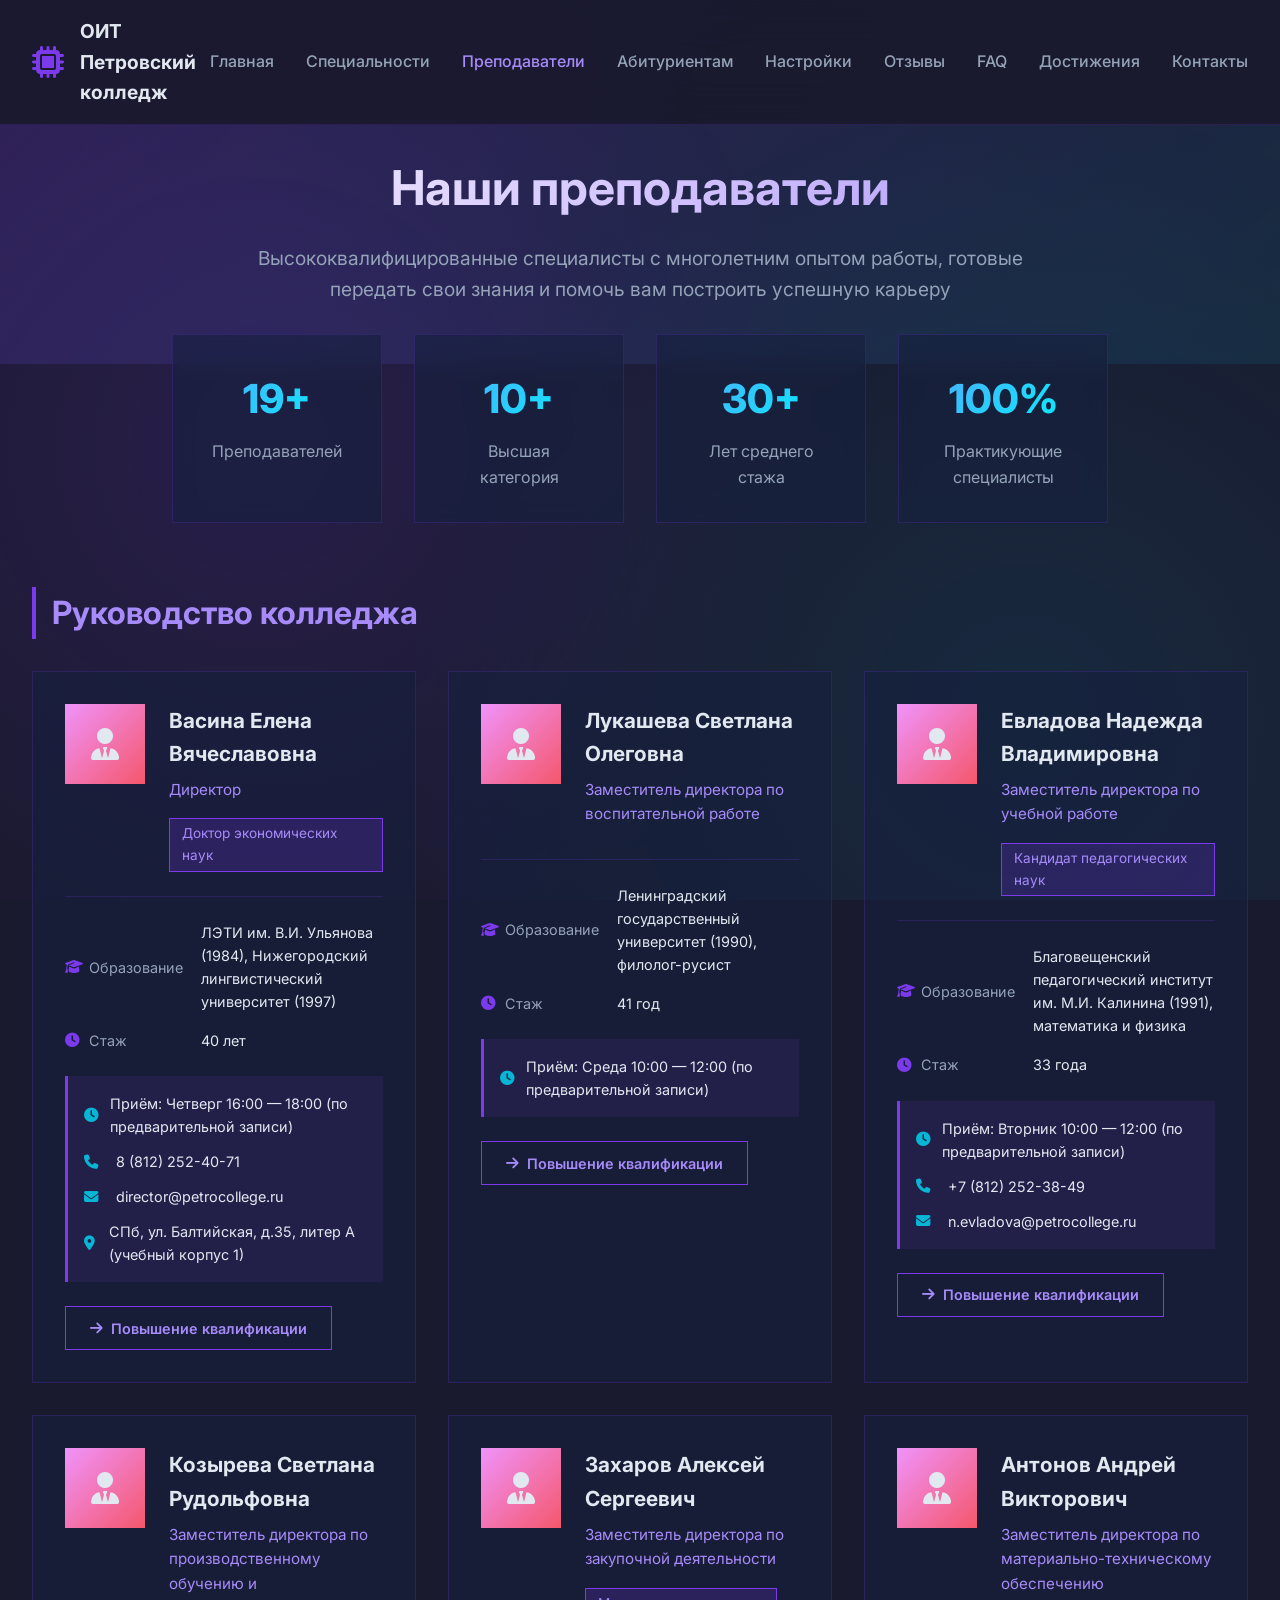
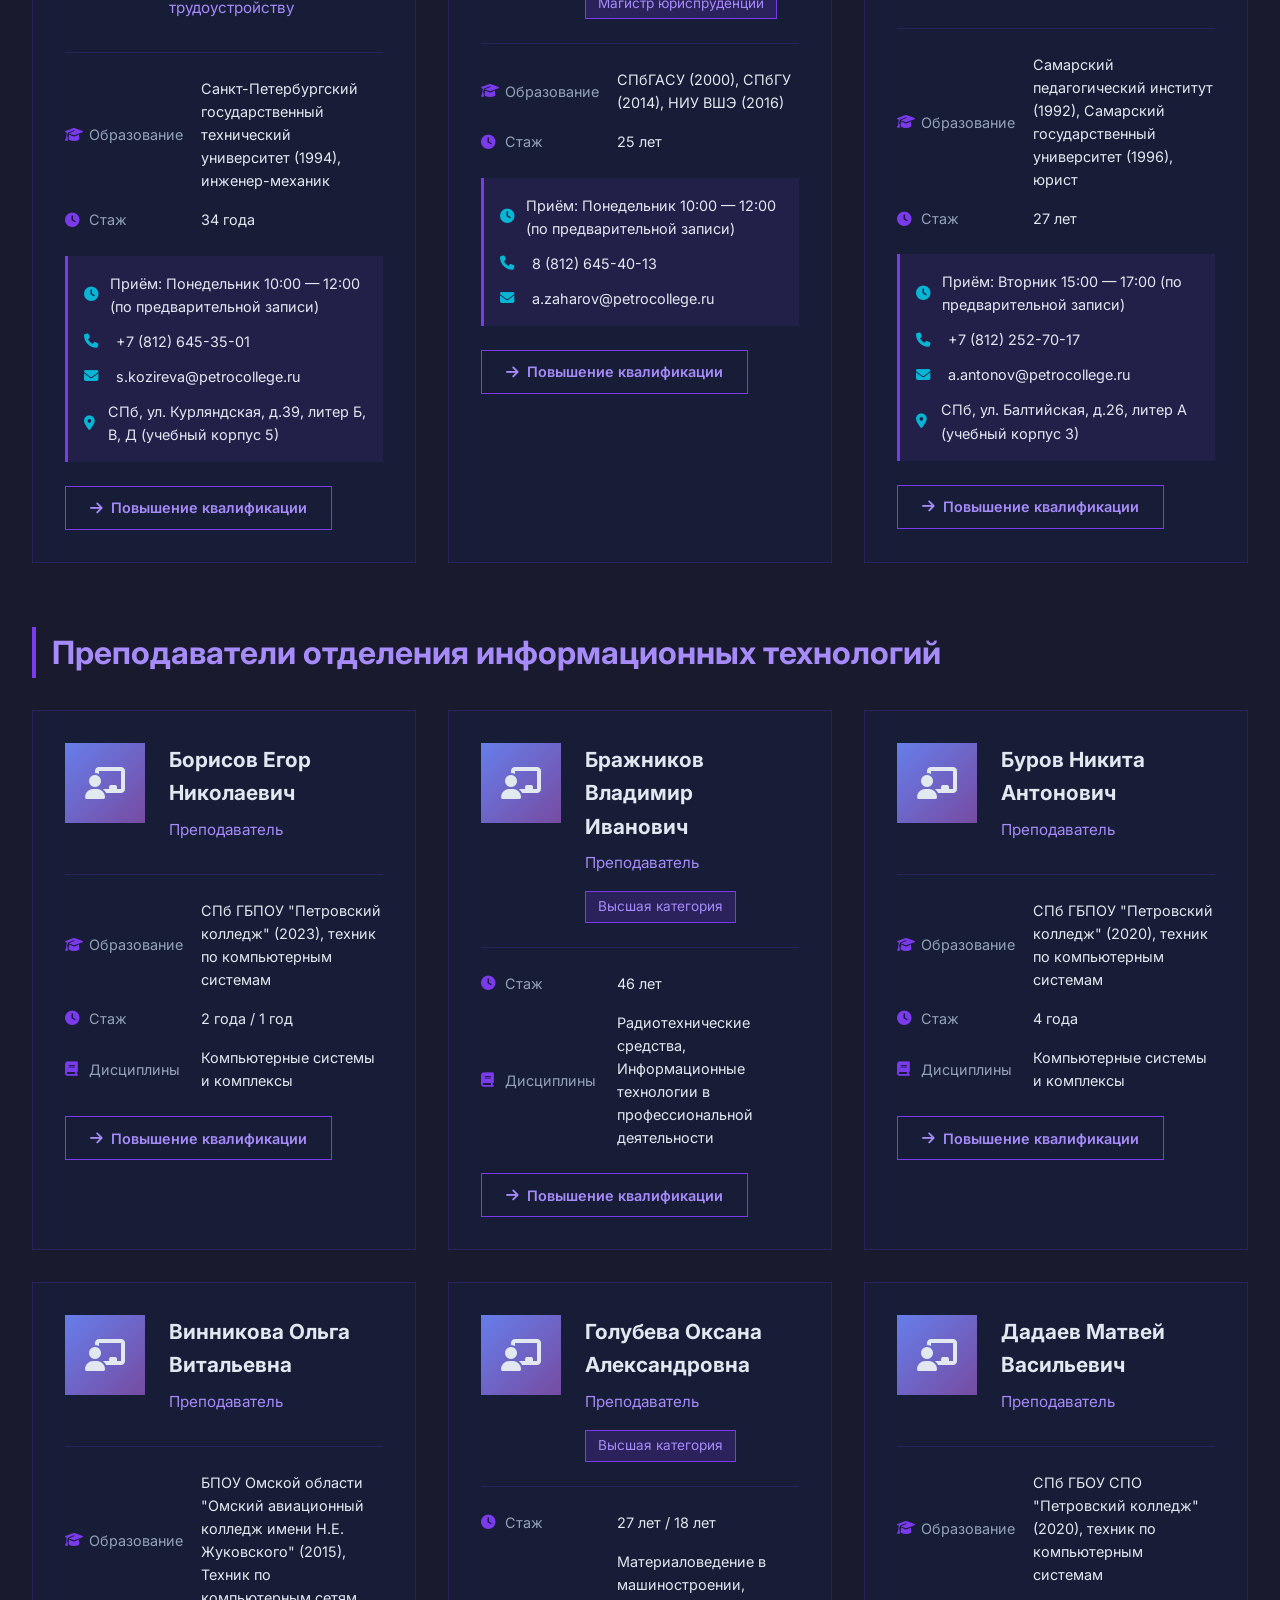
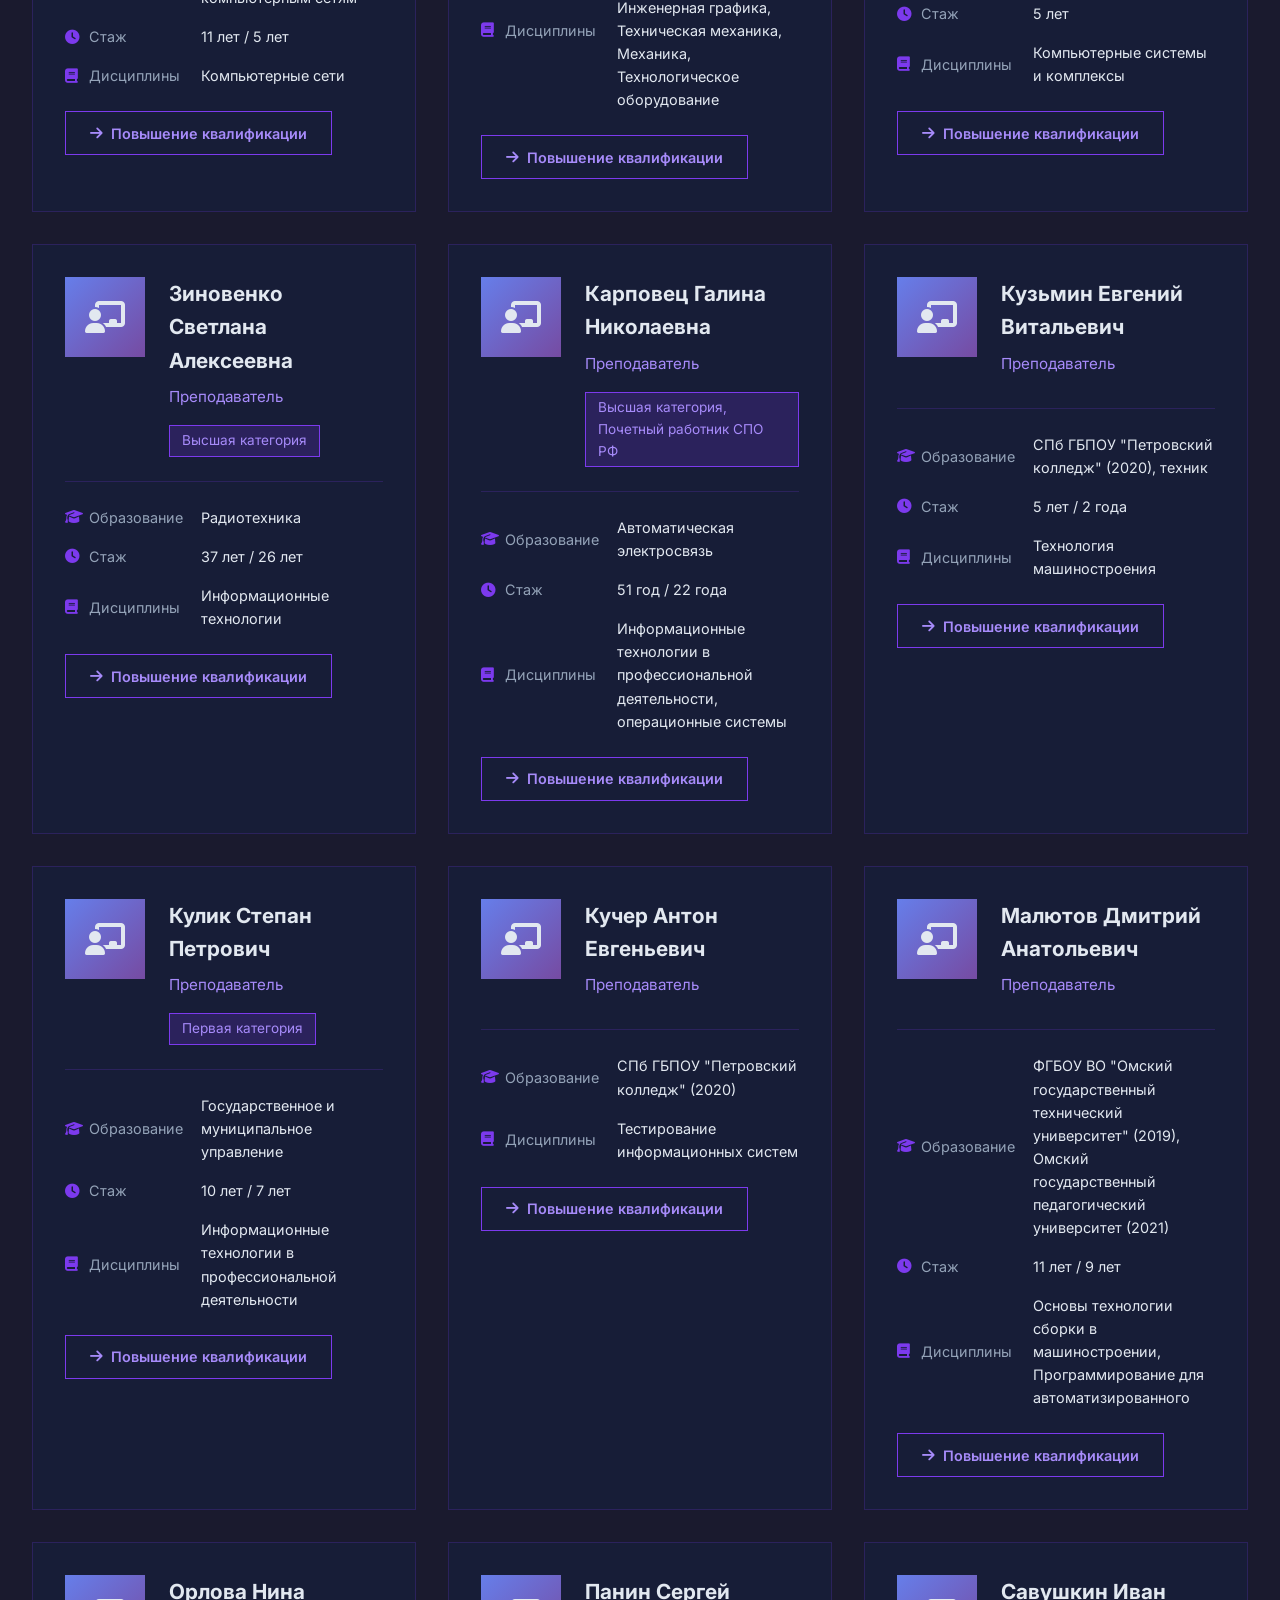
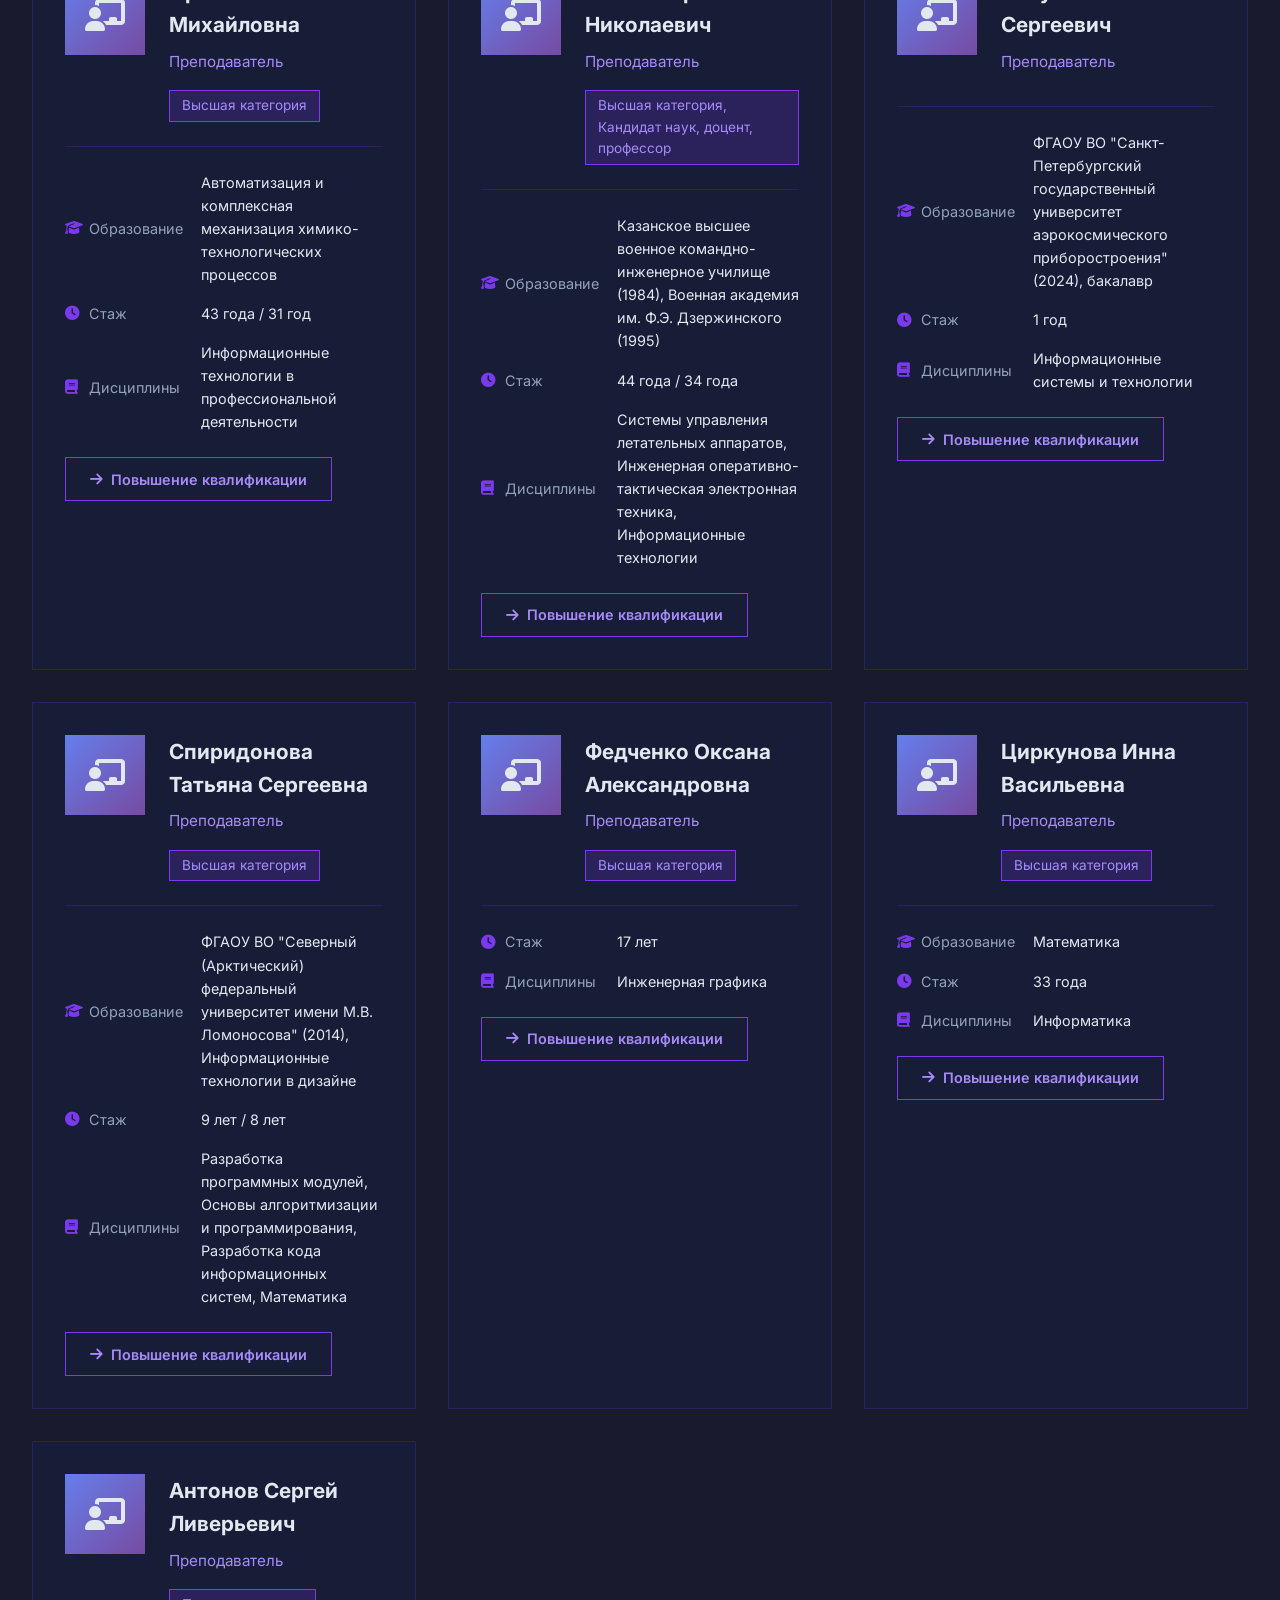
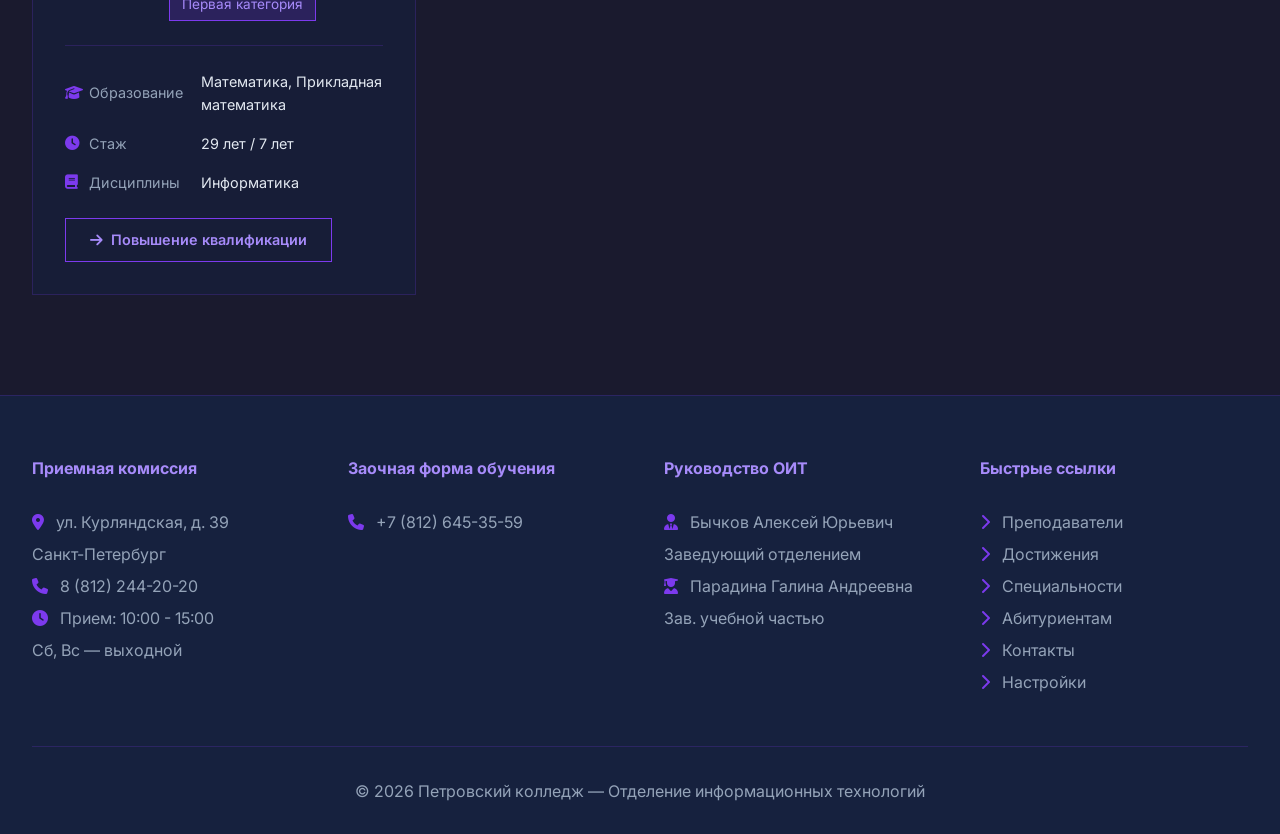
<file: teachers.html>
<!DOCTYPE html>
<html lang="ru">
<head>
    <meta charset="UTF-8">
    <meta name="viewport" content="width=device-width, initial-scale=1.0">
    <title>Преподаватели — Петровский колледж</title>
    <link href="https://fonts.googleapis.com/css2?family=Inter:wght@300;400;500;600;700;800&display=swap" rel="stylesheet">
    <link rel="stylesheet" href="https://cdnjs.cloudflare.com/ajax/libs/font-awesome/6.4.0/css/all.min.css">
    <style>
        * { margin: 0; padding: 0; box-sizing: border-box; }

        :root {
            --primary: #1a1a2e;
            --secondary: #16213e;
            --accent: #7c3aed;
            --accent-light: #a78bfa;
            --cyan: #06b6d4;
            --text: #e2e8f0;
            --text-muted: #94a3b8;
            --border: rgba(124, 58, 237, 0.2);
            --card-bg: rgba(22, 33, 62, 0.6);
            --gradient-1: linear-gradient(135deg, #667eea 0%, #764ba2 100%);
            --gradient-2: linear-gradient(135deg, #f093fb 0%, #f5576c 100%);
            --gradient-3: linear-gradient(135deg, #4facfe 0%, #00f2fe 100%);
        }

        body {
            font-family: 'Inter', sans-serif;
            background: var(--primary);
            color: var(--text);
            line-height: 1.6;
            overflow-x: hidden;
        }

        .bg-animation {
            position: fixed;
            top: 0; left: 0;
            width: 100%; height: 100%;
            z-index: -1;
            background: 
                radial-gradient(circle at 20% 50%, rgba(124, 58, 237, 0.15) 0%, transparent 50%),
                radial-gradient(circle at 80% 80%, rgba(6, 182, 212, 0.1) 0%, transparent 50%);
        }

        /* Navigation */
        .navbar {
            position: fixed;
            top: 0; width: 100%;
            background: rgba(26, 26, 46, 0.95);
            backdrop-filter: blur(20px);
            border-bottom: 1px solid var(--border);
            z-index: 1000;
            padding: 1rem 0;
        }

        .nav-container {
            max-width: 1400px;
            margin: 0 auto;
            padding: 0 2rem;
            display: flex;
            justify-content: space-between;
            align-items: center;
        }

        .nav-logo {
            display: flex;
            align-items: center;
            gap: 1rem;
            color: var(--text);
            text-decoration: none;
            font-weight: 700;
            font-size: 1.2rem;
        }

        .nav-logo i { color: var(--accent); font-size: 2rem; }

        .nav-links {
            display: flex;
            gap: 2rem;
            list-style: none;
            transition: all 0.3s ease;
        }

        .nav-links a {
            color: var(--text-muted);
            text-decoration: none;
            font-weight: 500;
            transition: all 0.3s ease;
            min-height: 44px;
            display: flex;
            align-items: center;
        }

        .nav-links a:hover, .nav-links a.active {
            color: var(--accent-light);
        }

        /* Гамбургер-меню */
        .mobile-menu-toggle {
            display: none;
            background: transparent;
            border: 1px solid var(--border);
            color: var(--text);
            width: 44px;
            height: 44px;
            cursor: pointer;
            font-size: 1.5rem;
            transition: all 0.3s ease;
            align-items: center;
            justify-content: center;
        }

        .mobile-menu-toggle:hover {
            border-color: var(--accent);
            color: var(--accent-light);
        }

        /* Page Header */
        .page-header {
            padding: 150px 2rem 60px;
            text-align: center;
            background: linear-gradient(135deg, rgba(124, 58, 237, 0.2) 0%, rgba(6, 182, 212, 0.1) 100%);
        }

        .page-header h1 {
            font-size: 3rem;
            margin-bottom: 1rem;
            background: linear-gradient(135deg, #fff 0%, var(--accent-light) 100%);
            -webkit-background-clip: text;
            -webkit-text-fill-color: transparent;
            background-clip: text;
        }

        .page-header p {
            color: var(--text-muted);
            font-size: 1.2rem;
            max-width: 800px;
            margin: 0 auto;
        }

        /* Stats */
        .teachers-stats {
            display: grid;
            grid-template-columns: repeat(auto-fit, minmax(200px, 1fr));
            gap: 2rem;
            max-width: 1000px;
            margin: -30px auto 60px;
            padding: 0 2rem;
            position: relative;
            z-index: 10;
        }

        .stat-card {
            background: var(--card-bg);
            border: 1px solid var(--border);
            padding: 2rem;
            text-align: center;
            backdrop-filter: blur(10px);
            transition: all 0.3s ease;
        }

        .stat-card:hover {
            transform: translateY(-5px);
            border-color: var(--accent);
        }

        .stat-number {
            font-size: 2.5rem;
            font-weight: 800;
            background: var(--gradient-3);
            -webkit-background-clip: text;
            -webkit-text-fill-color: transparent;
            display: block;
        }

        .stat-label {
            color: var(--text-muted);
            margin-top: 0.5rem;
        }

        /* Teachers Container */
        .teachers-container {
            max-width: 1400px;
            margin: 0 auto;
            padding: 0 2rem 100px;
        }

        .section-title {
            font-size: 2rem;
            margin: 4rem 0 2rem;
            color: var(--accent-light);
            border-left: 4px solid var(--accent);
            padding-left: 1rem;
        }

        .teachers-grid {
            display: grid;
            grid-template-columns: repeat(auto-fill, minmax(380px, 1fr));
            gap: 2rem;
        }

        .teacher-card {
            background: var(--card-bg);
            border: 1px solid var(--border);
            padding: 2rem;
            transition: all 0.3s ease;
            position: relative;
            overflow: hidden;
        }

        .teacher-card::before {
            content: '';
            position: absolute;
            top: 0;
            left: 0;
            width: 100%;
            height: 3px;
            background: var(--gradient-1);
            transform: scaleX(0);
            transition: transform 0.3s ease;
        }

        .teacher-card:hover::before {
            transform: scaleX(1);
        }

        .teacher-card:hover {
            transform: translateY(-5px);
            border-color: var(--accent);
            box-shadow: 0 20px 40px rgba(124, 58, 237, 0.2);
        }

        .teacher-header {
            display: flex;
            gap: 1.5rem;
            margin-bottom: 1.5rem;
        }

        .teacher-avatar {
            width: 80px;
            height: 80px;
            background: var(--gradient-1);
            display: flex;
            align-items: center;
            justify-content: center;
            font-size: 2rem;
            flex-shrink: 0;
        }

        .teacher-avatar.director {
            background: var(--gradient-2);
        }

        .teacher-info h3 {
            font-size: 1.3rem;
            margin-bottom: 0.5rem;
            color: var(--text);
        }

        .teacher-position {
            color: var(--accent-light);
            font-size: 0.95rem;
            margin-bottom: 0.5rem;
        }

        .teacher-category {
            display: inline-block;
            background: rgba(124, 58, 237, 0.2);
            border: 1px solid var(--accent);
            padding: 0.25rem 0.75rem;
            font-size: 0.85rem;
            color: var(--accent-light);
            margin-top: 0.5rem;
        }

        .teacher-details {
            margin-top: 1.5rem;
            padding-top: 1.5rem;
            border-top: 1px solid var(--border);
        }

        .detail-row {
            display: flex;
            gap: 1rem;
            margin-bottom: 1rem;
            font-size: 0.9rem;
        }

        .detail-row:last-child {
            margin-bottom: 0;
        }

        .detail-label {
            color: var(--text-muted);
            min-width: 120px;
            display: flex;
            align-items: center;
            gap: 0.5rem;
        }

        .detail-label i {
            color: var(--accent);
            width: 16px;
        }

        .detail-value {
            color: var(--text);
            flex: 1;
        }

        .teacher-contact {
            margin-top: 1.5rem;
            padding: 1rem;
            background: rgba(124, 58, 237, 0.1);
            border-left: 3px solid var(--accent);
        }

        .contact-row {
            display: flex;
            align-items: center;
            gap: 0.75rem;
            margin-bottom: 0.75rem;
            font-size: 0.9rem;
        }

        .contact-row:last-child {
            margin-bottom: 0;
        }

        .contact-row i {
            color: var(--cyan);
            width: 20px;
        }

        .contact-row a {
            color: var(--text);
            text-decoration: none;
            transition: color 0.3s ease;
        }

        .contact-row a:hover {
            color: var(--accent-light);
        }

        .btn-details {
            margin-top: 1.5rem;
            padding: 0.75rem 1.5rem;
            background: transparent;
            border: 1px solid var(--accent);
            color: var(--accent-light);
            cursor: pointer;
            font-weight: 600;
            font-size: 0.9rem;
            transition: all 0.3s ease;
            display: inline-flex;
            align-items: center;
            gap: 0.5rem;
            font-family: 'Inter', sans-serif;
            min-height: 44px;
        }

        .btn-details:hover {
            background: var(--accent);
            color: white;
            transform: translateX(5px);
        }

        /* Modal */
        .modal-overlay {
            position: fixed;
            top: 0; left: 0;
            width: 100%; height: 100%;
            background: rgba(0, 0, 0, 0.9);
            backdrop-filter: blur(10px);
            z-index: 2000;
            display: none;
            align-items: center;
            justify-content: center;
            padding: 2rem;
            opacity: 0;
            transition: opacity 0.3s ease;
        }

        .modal-overlay.active {
            display: flex;
            opacity: 1;
        }

        .modal {
            background: var(--secondary);
            border: 1px solid var(--accent);
            max-width: 900px;
            width: 100%;
            max-height: 90vh;
            overflow-y: auto;
            position: relative;
            transform: scale(0.9);
            transition: transform 0.3s ease;
        }

        .modal-overlay.active .modal {
            transform: scale(1);
        }

        .modal-header {
            background: var(--gradient-1);
            padding: 2.5rem;
            position: sticky;
            top: 0;
            z-index: 10;
        }

        .modal-header h2 {
            font-size: 1.8rem;
            color: white;
            margin-bottom: 0.5rem;
            padding-right: 3rem;
        }

        .modal-header .modal-subtitle {
            color: rgba(255, 255, 255, 0.9);
            font-size: 1rem;
        }

        .modal-close {
            position: absolute;
            top: 1.5rem;
            right: 1.5rem;
            background: rgba(255, 255, 255, 0.2);
            border: none;
            color: white;
            width: 40px; height: 40px;
            cursor: pointer;
            font-size: 1.2rem;
            display: flex;
            align-items: center;
            justify-content: center;
            transition: all 0.3s ease;
        }

        .modal-close:hover {
            background: rgba(255, 255, 255, 0.3);
            transform: rotate(90deg);
        }

        .modal-body {
            padding: 2.5rem;
        }

        .modal-section {
            margin-bottom: 2rem;
        }

        .modal-section h3 {
            color: var(--accent-light);
            font-size: 1.3rem;
            margin-bottom: 1rem;
            display: flex;
            align-items: center;
            gap: 0.75rem;
        }

        .modal-section h3 i {
            color: var(--cyan);
        }

        .modal-section p {
            color: var(--text-muted);
            line-height: 1.8;
            margin-bottom: 1rem;
        }

        .qualification-list {
            list-style: none;
        }

        .qualification-item {
            padding: 1rem;
            background: rgba(124, 58, 237, 0.1);
            border-left: 3px solid var(--accent);
            margin-bottom: 1rem;
        }

        .qualification-item:last-child {
            margin-bottom: 0;
        }

        .qualification-year {
            color: var(--cyan);
            font-weight: 600;
            font-size: 0.9rem;
            margin-bottom: 0.5rem;
        }

        .qualification-title {
            color: var(--text);
            font-weight: 500;
            margin-bottom: 0.25rem;
        }

        .qualification-place {
            color: var(--text-muted);
            font-size: 0.85rem;
        }

        /* Footer */
        .contact-footer {
            background: var(--secondary);
            border-top: 1px solid var(--border);
            padding: 60px 2rem 30px;
        }

        .footer-content {
            max-width: 1400px;
            margin: 0 auto;
            display: grid;
            grid-template-columns: repeat(auto-fit, minmax(250px, 1fr));
            gap: 3rem;
            margin-bottom: 3rem;
        }

        .footer-section h4 {
            color: var(--accent-light);
            margin-bottom: 1.5rem;
        }

        .footer-section p, .footer-section a {
            color: var(--text-muted);
            text-decoration: none;
            line-height: 2;
        }

        .footer-section a:hover {
            color: var(--accent);
        }

        .footer-section i {
            margin-right: 0.5rem;
            color: var(--accent);
        }

        .footer-bottom {
            max-width: 1400px;
            margin: 0 auto;
            padding-top: 2rem;
            border-top: 1px solid var(--border);
            text-align: center;
            color: var(--text-muted);
        }

        @media (max-width: 768px) {
            .page-header h1 { font-size: 2rem; }
            .teachers-grid { grid-template-columns: 1fr; }
            .modal { margin: 1rem; max-height: 95vh; }
            .teacher-header { flex-direction: column; }
            
            /* Показываем гамбургер-меню на мобильных */
            .mobile-menu-toggle {
                display: flex;
            }
            
            /* Скрываем навигацию по умолчанию */
            .nav-links {
                display: none;
                position: absolute;
                top: 100%;
                left: 0;
                right: 0;
                background: var(--secondary);
                flex-direction: column;
                padding: 1rem 2rem;
                border-bottom: 1px solid var(--border);
                box-shadow: 0 10px 30px rgba(0, 0, 0, 0.3);
            }
            
            /* Показываем навигацию когда активна */
            .nav-links.active {
                display: flex;
            }
            
            .nav-links li {
                width: 100%;
            }
            
            .nav-links a {
                width: 100%;
                padding: 0.75rem 0;
            }
            
            /* Увеличиваем кнопки для пальцев */
            button, a, .btn-details {
                touch-action: manipulation;
                -webkit-tap-highlight-color: rgba(124, 58, 237, 0.3);
            }
        }
    </style>
</head>
<body>
    <div class="bg-animation"></div>

    <!-- Navigation -->
    <nav class="navbar">
        <div class="nav-container">
            <a href="index.html" class="nav-logo">
                <i class="fas fa-microchip"></i>
                <span>ОИТ Петровский колледж</span>
            </a>
            
            <!-- Гамбургер-меню кнопка -->
            <button class="mobile-menu-toggle" onclick="toggleMobileMenu()" aria-label="Открыть меню">
                <i class="fas fa-bars" id="menu-icon"></i>
            </button>
            
            <ul class="nav-links" id="nav-links">
                <li><a href="index.html">Главная</a></li>
                <li><a href="index.html#specialties">Специальности</a></li>
                <li><a href="teachers.html" class="active">Преподаватели</a></li>
                <li><a href="applicants.html">Абитуриентам</a></li>
                <li><a href="accessibility.html">Настройки</a></li>
                <li><a href="reviews.html">Отзывы</a></li>
                <li><a href="faq.html">FAQ</a></li>
                <li><a href="achievements.html">Достижения</a></li>
                <li><a href="index.html#contacts">Контакты</a></li>
            </ul>
        </div>
    </nav>

    <!-- Page Header -->
    <header class="page-header">

        <h1>Наши преподаватели</h1>
        <p>Высококвалифицированные специалисты с многолетним опытом работы, готовые передать свои знания и помочь вам построить успешную карьеру</p>
    </header>

    <!-- Stats -->
    <div class="teachers-stats">
        <div class="stat-card">
            <span class="stat-number">19+</span>
            <div class="stat-label">Преподавателей</div>
        </div>
        <div class="stat-card">
            <span class="stat-number">10+</span>
            <div class="stat-label">Высшая категория</div>
        </div>
        <div class="stat-card">
            <span class="stat-number">30+</span>
            <div class="stat-label">Лет среднего стажа</div>
        </div>
        <div class="stat-card">
            <span class="stat-number">100%</span>
            <div class="stat-label">Практикующие специалисты</div>
        </div>
    </div>

    <!-- Teachers Container -->
    <div class="teachers-container">
        <h2 class="section-title">Руководство колледжа</h2>
        <div class="teachers-grid">
            <!-- Васина -->
            <div class="teacher-card">
                <div class="teacher-header">
                    <div class="teacher-avatar director"><i class="fas fa-user-tie"></i></div>
                    <div class="teacher-info">
                        <h3>Васина Елена Вячеславовна</h3>
                        <div class="teacher-position">Директор</div>
                        <span class="teacher-category">Доктор экономических наук</span>
                    </div>
                </div>
                <div class="teacher-details">
                    <div class="detail-row">
                        <div class="detail-label"><i class="fas fa-graduation-cap"></i> Образование</div>
                        <div class="detail-value">ЛЭТИ им. В.И. Ульянова (1984), Нижегородский лингвистический университет (1997)</div>
                    </div>
                    <div class="detail-row">
                        <div class="detail-label"><i class="fas fa-clock"></i> Стаж</div>
                        <div class="detail-value">40 лет</div>
                    </div>
                </div>
                <div class="teacher-contact">
                    <div class="contact-row"><i class="fas fa-clock"></i><span>Приём: Четверг 16:00 — 18:00 (по предварительной записи)</span></div>
                    <div class="contact-row"><i class="fas fa-phone"></i><a href="tel:88122524071">8 (812) 252-40-71</a></div>
                    <div class="contact-row"><i class="fas fa-envelope"></i><a href="mailto:director@petrocollege.ru">director@petrocollege.ru</a></div>
                    <div class="contact-row"><i class="fas fa-map-marker-alt"></i><span>СПб, ул. Балтийская, д.35, литер А (учебный корпус 1)</span></div>
                </div>
                <button class="btn-details" onclick="openModal('modal-vasina')">
                    <i class="fas fa-arrow-right"></i> Повышение квалификации
                </button>
            </div>

            <!-- Лукашева -->
            <div class="teacher-card">
                <div class="teacher-header">
                    <div class="teacher-avatar director"><i class="fas fa-user-tie"></i></div>
                    <div class="teacher-info">
                        <h3>Лукашева Светлана Олеговна</h3>
                        <div class="teacher-position">Заместитель директора по воспитательной работе</div>
                    </div>
                </div>
                <div class="teacher-details">
                    <div class="detail-row">
                        <div class="detail-label"><i class="fas fa-graduation-cap"></i> Образование</div>
                        <div class="detail-value">Ленинградский государственный университет (1990), филолог-русист</div>
                    </div>
                    <div class="detail-row">
                        <div class="detail-label"><i class="fas fa-clock"></i> Стаж</div>
                        <div class="detail-value">41 год</div>
                    </div>
                </div>
                <div class="teacher-contact">
                    <div class="contact-row"><i class="fas fa-clock"></i><span>Приём: Среда 10:00 — 12:00 (по предварительной записи)</span></div>
                </div>
                <button class="btn-details" onclick="openModal('modal-lukasheva')">
                    <i class="fas fa-arrow-right"></i> Повышение квалификации
                </button>
            </div>

            <!-- Евладова -->
            <div class="teacher-card">
                <div class="teacher-header">
                    <div class="teacher-avatar director"><i class="fas fa-user-tie"></i></div>
                    <div class="teacher-info">
                        <h3>Евладова Надежда Владимировна</h3>
                        <div class="teacher-position">Заместитель директора по учебной работе</div>
                        <span class="teacher-category">Кандидат педагогических наук</span>
                    </div>
                </div>
                <div class="teacher-details">
                    <div class="detail-row">
                        <div class="detail-label"><i class="fas fa-graduation-cap"></i> Образование</div>
                        <div class="detail-value">Благовещенский педагогический институт им. М.И. Калинина (1991), математика и физика</div>
                    </div>
                    <div class="detail-row">
                        <div class="detail-label"><i class="fas fa-clock"></i> Стаж</div>
                        <div class="detail-value">33 года</div>
                    </div>
                </div>
                <div class="teacher-contact">
                    <div class="contact-row"><i class="fas fa-clock"></i><span>Приём: Вторник 10:00 — 12:00 (по предварительной записи)</span></div>
                    <div class="contact-row"><i class="fas fa-phone"></i><a href="tel:88122523849">+7 (812) 252-38-49</a></div>
                    <div class="contact-row"><i class="fas fa-envelope"></i><a href="mailto:n.evladova@petrocollege.ru">n.evladova@petrocollege.ru</a></div>
                </div>
                <button class="btn-details" onclick="openModal('modal-evladova')">
                    <i class="fas fa-arrow-right"></i> Повышение квалификации
                </button>
            </div>

            <!-- Козырева -->
            <div class="teacher-card">
                <div class="teacher-header">
                    <div class="teacher-avatar director"><i class="fas fa-user-tie"></i></div>
                    <div class="teacher-info">
                        <h3>Козырева Светлана Рудольфовна</h3>
                        <div class="teacher-position">Заместитель директора по производственному обучению и трудоустройству</div>
                    </div>
                </div>
                <div class="teacher-details">
                    <div class="detail-row">
                        <div class="detail-label"><i class="fas fa-graduation-cap"></i> Образование</div>
                        <div class="detail-value">Санкт-Петербургский государственный технический университет (1994), инженер-механик</div>
                    </div>
                    <div class="detail-row">
                        <div class="detail-label"><i class="fas fa-clock"></i> Стаж</div>
                        <div class="detail-value">34 года</div>
                    </div>
                </div>
                <div class="teacher-contact">
                    <div class="contact-row"><i class="fas fa-clock"></i><span>Приём: Понедельник 10:00 — 12:00 (по предварительной записи)</span></div>
                    <div class="contact-row"><i class="fas fa-phone"></i><a href="tel:88126453501">+7 (812) 645-35-01</a></div>
                    <div class="contact-row"><i class="fas fa-envelope"></i><a href="mailto:s.kozireva@petrocollege.ru">s.kozireva@petrocollege.ru</a></div>
                    <div class="contact-row"><i class="fas fa-map-marker-alt"></i><span>СПб, ул. Курляндская, д.39, литер Б, В, Д (учебный корпус 5)</span></div>
                </div>
                <button class="btn-details" onclick="openModal('modal-kozyreva')">
                    <i class="fas fa-arrow-right"></i> Повышение квалификации
                </button>
            </div>

            <!-- Захаров -->
            <div class="teacher-card">
                <div class="teacher-header">
                    <div class="teacher-avatar director"><i class="fas fa-user-tie"></i></div>
                    <div class="teacher-info">
                        <h3>Захаров Алексей Сергеевич</h3>
                        <div class="teacher-position">Заместитель директора по закупочной деятельности</div>
                        <span class="teacher-category">Магистр юриспруденции</span>
                    </div>
                </div>
                <div class="teacher-details">
                    <div class="detail-row">
                        <div class="detail-label"><i class="fas fa-graduation-cap"></i> Образование</div>
                        <div class="detail-value">СПбГАСУ (2000), СПбГУ (2014), НИУ ВШЭ (2016)</div>
                    </div>
                    <div class="detail-row">
                        <div class="detail-label"><i class="fas fa-clock"></i> Стаж</div>
                        <div class="detail-value">25 лет</div>
                    </div>
                </div>
                <div class="teacher-contact">
                    <div class="contact-row"><i class="fas fa-clock"></i><span>Приём: Понедельник 10:00 — 12:00 (по предварительной записи)</span></div>
                    <div class="contact-row"><i class="fas fa-phone"></i><a href="tel:88126454013">8 (812) 645-40-13</a></div>
                    <div class="contact-row"><i class="fas fa-envelope"></i><a href="mailto:a.zaharov@petrocollege.ru">a.zaharov@petrocollege.ru</a></div>
                </div>
                <button class="btn-details" onclick="openModal('modal-zaharov')">
                    <i class="fas fa-arrow-right"></i> Повышение квалификации
                </button>
            </div>

            <!-- Антонов А.В. -->
            <div class="teacher-card">
                <div class="teacher-header">
                    <div class="teacher-avatar director"><i class="fas fa-user-tie"></i></div>
                    <div class="teacher-info">
                        <h3>Антонов Андрей Викторович</h3>
                        <div class="teacher-position">Заместитель директора по материально-техническому обеспечению</div>
                    </div>
                </div>
                <div class="teacher-details">
                    <div class="detail-row">
                        <div class="detail-label"><i class="fas fa-graduation-cap"></i> Образование</div>
                        <div class="detail-value">Самарский педагогический институт (1992), Самарский государственный университет (1996), юрист</div>
                    </div>
                    <div class="detail-row">
                        <div class="detail-label"><i class="fas fa-clock"></i> Стаж</div>
                        <div class="detail-value">27 лет</div>
                    </div>
                </div>
                <div class="teacher-contact">
                    <div class="contact-row"><i class="fas fa-clock"></i><span>Приём: Вторник 15:00 — 17:00 (по предварительной записи)</span></div>
                    <div class="contact-row"><i class="fas fa-phone"></i><a href="tel:88122527017">+7 (812) 252-70-17</a></div>
                    <div class="contact-row"><i class="fas fa-envelope"></i><a href="mailto:a.antonov@petrocollege.ru">a.antonov@petrocollege.ru</a></div>
                    <div class="contact-row"><i class="fas fa-map-marker-alt"></i><span>СПб, ул. Балтийская, д.26, литер А (учебный корпус 3)</span></div>
                </div>
                <button class="btn-details" onclick="openModal('modal-antonov-av')">
                    <i class="fas fa-arrow-right"></i> Повышение квалификации
                </button>
            </div>
        </div>

        <h2 class="section-title">Преподаватели отделения информационных технологий</h2>
        <div class="teachers-grid">
            <!-- Борисов -->
            <div class="teacher-card">
                <div class="teacher-header">
                    <div class="teacher-avatar"><i class="fas fa-chalkboard-teacher"></i></div>
                    <div class="teacher-info">
                        <h3>Борисов Егор Николаевич</h3>
                        <div class="teacher-position">Преподаватель</div>
                    </div>
                </div>
                <div class="teacher-details">
                    <div class="detail-row">
                        <div class="detail-label"><i class="fas fa-graduation-cap"></i> Образование</div>
                        <div class="detail-value">СПб ГБПОУ "Петровский колледж" (2023), техник по компьютерным системам</div>
                    </div>
                    <div class="detail-row">
                        <div class="detail-label"><i class="fas fa-clock"></i> Стаж</div>
                        <div class="detail-value">2 года / 1 год</div>
                    </div>
                    <div class="detail-row">
                        <div class="detail-label"><i class="fas fa-book"></i> Дисциплины</div>
                        <div class="detail-value">Компьютерные системы и комплексы</div>
                    </div>
                </div>
                <button class="btn-details" onclick="openModal('modal-borisov')">
                    <i class="fas fa-arrow-right"></i> Повышение квалификации
                </button>
            </div>

            <!-- Бражников -->
            <div class="teacher-card">
                <div class="teacher-header">
                    <div class="teacher-avatar"><i class="fas fa-chalkboard-teacher"></i></div>
                    <div class="teacher-info">
                        <h3>Бражников Владимир Иванович</h3>
                        <div class="teacher-position">Преподаватель</div>
                        <span class="teacher-category">Высшая категория</span>
                    </div>
                </div>
                <div class="teacher-details">
                    <div class="detail-row">
                        <div class="detail-label"><i class="fas fa-clock"></i> Стаж</div>
                        <div class="detail-value">46 лет</div>
                    </div>
                    <div class="detail-row">
                        <div class="detail-label"><i class="fas fa-book"></i> Дисциплины</div>
                        <div class="detail-value">Радиотехнические средства, Информационные технологии в профессиональной деятельности</div>
                    </div>
                </div>
                <button class="btn-details" onclick="openModal('modal-brazhnikov')">
                    <i class="fas fa-arrow-right"></i> Повышение квалификации
                </button>
            </div>

            <!-- Буров -->
            <div class="teacher-card">
                <div class="teacher-header">
                    <div class="teacher-avatar"><i class="fas fa-chalkboard-teacher"></i></div>
                    <div class="teacher-info">
                        <h3>Буров Никита Антонович</h3>
                        <div class="teacher-position">Преподаватель</div>
                    </div>
                </div>
                <div class="teacher-details">
                    <div class="detail-row">
                        <div class="detail-label"><i class="fas fa-graduation-cap"></i> Образование</div>
                        <div class="detail-value">СПб ГБПОУ "Петровский колледж" (2020), техник по компьютерным системам</div>
                    </div>
                    <div class="detail-row">
                        <div class="detail-label"><i class="fas fa-clock"></i> Стаж</div>
                        <div class="detail-value">4 года</div>
                    </div>
                    <div class="detail-row">
                        <div class="detail-label"><i class="fas fa-book"></i> Дисциплины</div>
                        <div class="detail-value">Компьютерные системы и комплексы</div>
                    </div>
                </div>
                <button class="btn-details" onclick="openModal('modal-burov')">
                    <i class="fas fa-arrow-right"></i> Повышение квалификации
                </button>
            </div>

            <!-- Винникова -->
            <div class="teacher-card">
                <div class="teacher-header">
                    <div class="teacher-avatar"><i class="fas fa-chalkboard-teacher"></i></div>
                    <div class="teacher-info">
                        <h3>Винникова Ольга Витальевна</h3>
                        <div class="teacher-position">Преподаватель</div>
                    </div>
                </div>
                <div class="teacher-details">
                    <div class="detail-row">
                        <div class="detail-label"><i class="fas fa-graduation-cap"></i> Образование</div>
                        <div class="detail-value">БПОУ Омской области "Омский авиационный колледж имени Н.Е. Жуковского" (2015), Техник по компьютерным сетям</div>
                    </div>
                    <div class="detail-row">
                        <div class="detail-label"><i class="fas fa-clock"></i> Стаж</div>
                        <div class="detail-value">11 лет / 5 лет</div>
                    </div>
                    <div class="detail-row">
                        <div class="detail-label"><i class="fas fa-book"></i> Дисциплины</div>
                        <div class="detail-value">Компьютерные сети</div>
                    </div>
                </div>
                <button class="btn-details" onclick="openModal('modal-vinnikova')">
                    <i class="fas fa-arrow-right"></i> Повышение квалификации
                </button>
            </div>

            <!-- Голубева -->
            <div class="teacher-card">
                <div class="teacher-header">
                    <div class="teacher-avatar"><i class="fas fa-chalkboard-teacher"></i></div>
                    <div class="teacher-info">
                        <h3>Голубева Оксана Александровна</h3>
                        <div class="teacher-position">Преподаватель</div>
                        <span class="teacher-category">Высшая категория</span>
                    </div>
                </div>
                <div class="teacher-details">
                    <div class="detail-row">
                        <div class="detail-label"><i class="fas fa-clock"></i> Стаж</div>
                        <div class="detail-value">27 лет / 18 лет</div>
                    </div>
                    <div class="detail-row">
                        <div class="detail-label"><i class="fas fa-book"></i> Дисциплины</div>
                        <div class="detail-value">Материаловедение в машиностроении, Инженерная графика, Техническая механика, Механика, Технологическое оборудование</div>
                    </div>
                </div>
                <button class="btn-details" onclick="openModal('modal-golubeva')">
                    <i class="fas fa-arrow-right"></i> Повышение квалификации
                </button>
            </div>

            <!-- Дадаев -->
            <div class="teacher-card">
                <div class="teacher-header">
                    <div class="teacher-avatar"><i class="fas fa-chalkboard-teacher"></i></div>
                    <div class="teacher-info">
                        <h3>Дадаев Матвей Васильевич</h3>
                        <div class="teacher-position">Преподаватель</div>
                    </div>
                </div>
                <div class="teacher-details">
                    <div class="detail-row">
                        <div class="detail-label"><i class="fas fa-graduation-cap"></i> Образование</div>
                        <div class="detail-value">СПб ГБОУ СПО "Петровский колледж" (2020), техник по компьютерным системам</div>
                    </div>
                    <div class="detail-row">
                        <div class="detail-label"><i class="fas fa-clock"></i> Стаж</div>
                        <div class="detail-value">5 лет</div>
                    </div>
                    <div class="detail-row">
                        <div class="detail-label"><i class="fas fa-book"></i> Дисциплины</div>
                        <div class="detail-value">Компьютерные системы и комплексы</div>
                    </div>
                </div>
                <button class="btn-details" onclick="openModal('modal-dadaev')">
                    <i class="fas fa-arrow-right"></i> Повышение квалификации
                </button>
            </div>

            <!-- Зиновенко -->
            <div class="teacher-card">
                <div class="teacher-header">
                    <div class="teacher-avatar"><i class="fas fa-chalkboard-teacher"></i></div>
                    <div class="teacher-info">
                        <h3>Зиновенко Светлана Алексеевна</h3>
                        <div class="teacher-position">Преподаватель</div>
                        <span class="teacher-category">Высшая категория</span>
                    </div>
                </div>
                <div class="teacher-details">
                    <div class="detail-row">
                        <div class="detail-label"><i class="fas fa-graduation-cap"></i> Образование</div>
                        <div class="detail-value">Радиотехника</div>
                    </div>
                    <div class="detail-row">
                        <div class="detail-label"><i class="fas fa-clock"></i> Стаж</div>
                        <div class="detail-value">37 лет / 26 лет</div>
                    </div>
                    <div class="detail-row">
                        <div class="detail-label"><i class="fas fa-book"></i> Дисциплины</div>
                        <div class="detail-value">Информационные технологии</div>
                    </div>
                </div>
                <button class="btn-details" onclick="openModal('modal-zinovenko')">
                    <i class="fas fa-arrow-right"></i> Повышение квалификации
                </button>
            </div>

            <!-- Карповец -->
            <div class="teacher-card">
                <div class="teacher-header">
                    <div class="teacher-avatar"><i class="fas fa-chalkboard-teacher"></i></div>
                    <div class="teacher-info">
                        <h3>Карповец Галина Николаевна</h3>
                        <div class="teacher-position">Преподаватель</div>
                        <span class="teacher-category">Высшая категория, Почетный работник СПО РФ</span>
                    </div>
                </div>
                <div class="teacher-details">
                    <div class="detail-row">
                        <div class="detail-label"><i class="fas fa-graduation-cap"></i> Образование</div>
                        <div class="detail-value">Автоматическая электросвязь</div>
                    </div>
                    <div class="detail-row">
                        <div class="detail-label"><i class="fas fa-clock"></i> Стаж</div>
                        <div class="detail-value">51 год / 22 года</div>
                    </div>
                    <div class="detail-row">
                        <div class="detail-label"><i class="fas fa-book"></i> Дисциплины</div>
                        <div class="detail-value">Информационные технологии в профессиональной деятельности, операционные системы</div>
                    </div>
                </div>
                <button class="btn-details" onclick="openModal('modal-karpovets')">
                    <i class="fas fa-arrow-right"></i> Повышение квалификации
                </button>
            </div>

            <!-- Кузьмин -->
            <div class="teacher-card">
                <div class="teacher-header">
                    <div class="teacher-avatar"><i class="fas fa-chalkboard-teacher"></i></div>
                    <div class="teacher-info">
                        <h3>Кузьмин Евгений Витальевич</h3>
                        <div class="teacher-position">Преподаватель</div>
                    </div>
                </div>
                <div class="teacher-details">
                    <div class="detail-row">
                        <div class="detail-label"><i class="fas fa-graduation-cap"></i> Образование</div>
                        <div class="detail-value">СПб ГБПОУ "Петровский колледж" (2020), техник</div>
                    </div>
                    <div class="detail-row">
                        <div class="detail-label"><i class="fas fa-clock"></i> Стаж</div>
                        <div class="detail-value">5 лет / 2 года</div>
                    </div>
                    <div class="detail-row">
                        <div class="detail-label"><i class="fas fa-book"></i> Дисциплины</div>
                        <div class="detail-value">Технология машиностроения</div>
                    </div>
                </div>
                <button class="btn-details" onclick="openModal('modal-kuzmin')">
                    <i class="fas fa-arrow-right"></i> Повышение квалификации
                </button>
            </div>

            <!-- Кулик -->
            <div class="teacher-card">
                <div class="teacher-header">
                    <div class="teacher-avatar"><i class="fas fa-chalkboard-teacher"></i></div>
                    <div class="teacher-info">
                        <h3>Кулик Степан Петрович</h3>
                        <div class="teacher-position">Преподаватель</div>
                        <span class="teacher-category">Первая категория</span>
                    </div>
                </div>
                <div class="teacher-details">
                    <div class="detail-row">
                        <div class="detail-label"><i class="fas fa-graduation-cap"></i> Образование</div>
                        <div class="detail-value">Государственное и муниципальное управление</div>
                    </div>
                    <div class="detail-row">
                        <div class="detail-label"><i class="fas fa-clock"></i> Стаж</div>
                        <div class="detail-value">10 лет / 7 лет</div>
                    </div>
                    <div class="detail-row">
                        <div class="detail-label"><i class="fas fa-book"></i> Дисциплины</div>
                        <div class="detail-value">Информационные технологии в профессиональной деятельности</div>
                    </div>
                </div>
                <button class="btn-details" onclick="openModal('modal-kulik')">
                    <i class="fas fa-arrow-right"></i> Повышение квалификации
                </button>
            </div>

            <!-- Кучер -->
            <div class="teacher-card">
                <div class="teacher-header">
                    <div class="teacher-avatar"><i class="fas fa-chalkboard-teacher"></i></div>
                    <div class="teacher-info">
                        <h3>Кучер Антон Евгеньевич</h3>
                        <div class="teacher-position">Преподаватель</div>
                    </div>
                </div>
                <div class="teacher-details">
                    <div class="detail-row">
                        <div class="detail-label"><i class="fas fa-graduation-cap"></i> Образование</div>
                        <div class="detail-value">СПб ГБПОУ "Петровский колледж" (2020)</div>
                    </div>
                    <div class="detail-row">
                        <div class="detail-label"><i class="fas fa-book"></i> Дисциплины</div>
                        <div class="detail-value">Тестирование информационных систем</div>
                    </div>
                </div>
                <button class="btn-details" onclick="openModal('modal-kucher')">
                    <i class="fas fa-arrow-right"></i> Повышение квалификации
                </button>
            </div>

            <!-- Малютов -->
            <div class="teacher-card">
                <div class="teacher-header">
                    <div class="teacher-avatar"><i class="fas fa-chalkboard-teacher"></i></div>
                    <div class="teacher-info">
                        <h3>Малютов Дмитрий Анатольевич</h3>
                        <div class="teacher-position">Преподаватель</div>
                    </div>
                </div>
                <div class="teacher-details">
                    <div class="detail-row">
                        <div class="detail-label"><i class="fas fa-graduation-cap"></i> Образование</div>
                        <div class="detail-value">ФГБОУ ВО "Омский государственный технический университет" (2019), Омский государственный педагогический университет (2021)</div>
                    </div>
                    <div class="detail-row">
                        <div class="detail-label"><i class="fas fa-clock"></i> Стаж</div>
                        <div class="detail-value">11 лет / 9 лет</div>
                    </div>
                    <div class="detail-row">
                        <div class="detail-label"><i class="fas fa-book"></i> Дисциплины</div>
                        <div class="detail-value">Основы технологии сборки в машиностроении, Программирование для автоматизированного</div>
                    </div>
                </div>
                <button class="btn-details" onclick="openModal('modal-malyutov')">
                    <i class="fas fa-arrow-right"></i> Повышение квалификации
                </button>
            </div>

            <!-- Орлова -->
            <div class="teacher-card">
                <div class="teacher-header">
                    <div class="teacher-avatar"><i class="fas fa-chalkboard-teacher"></i></div>
                    <div class="teacher-info">
                        <h3>Орлова Нина Михайловна</h3>
                        <div class="teacher-position">Преподаватель</div>
                        <span class="teacher-category">Высшая категория</span>
                    </div>
                </div>
                <div class="teacher-details">
                    <div class="detail-row">
                        <div class="detail-label"><i class="fas fa-graduation-cap"></i> Образование</div>
                        <div class="detail-value">Автоматизация и комплексная механизация химико-технологических процессов</div>
                    </div>
                    <div class="detail-row">
                        <div class="detail-label"><i class="fas fa-clock"></i> Стаж</div>
                        <div class="detail-value">43 года / 31 год</div>
                    </div>
                    <div class="detail-row">
                        <div class="detail-label"><i class="fas fa-book"></i> Дисциплины</div>
                        <div class="detail-value">Информационные технологии в профессиональной деятельности</div>
                    </div>
                </div>
                <button class="btn-details" onclick="openModal('modal-orlova')">
                    <i class="fas fa-arrow-right"></i> Повышение квалификации
                </button>
            </div>

            <!-- Панин -->
            <div class="teacher-card">
                <div class="teacher-header">
                    <div class="teacher-avatar"><i class="fas fa-chalkboard-teacher"></i></div>
                    <div class="teacher-info">
                        <h3>Панин Сергей Николаевич</h3>
                        <div class="teacher-position">Преподаватель</div>
                        <span class="teacher-category">Высшая категория, Кандидат наук, доцент, профессор</span>
                    </div>
                </div>
                <div class="teacher-details">
                    <div class="detail-row">
                        <div class="detail-label"><i class="fas fa-graduation-cap"></i> Образование</div>
                        <div class="detail-value">Казанское высшее военное командно-инженерное училище (1984), Военная академия им. Ф.Э. Дзержинского (1995)</div>
                    </div>
                    <div class="detail-row">
                        <div class="detail-label"><i class="fas fa-clock"></i> Стаж</div>
                        <div class="detail-value">44 года / 34 года</div>
                    </div>
                    <div class="detail-row">
                        <div class="detail-label"><i class="fas fa-book"></i> Дисциплины</div>
                        <div class="detail-value">Системы управления летательных аппаратов, Инженерная оперативно-тактическая электронная техника, Информационные технологии</div>
                    </div>
                </div>
                <button class="btn-details" onclick="openModal('modal-panin')">
                    <i class="fas fa-arrow-right"></i> Повышение квалификации
                </button>
            </div>

            <!-- Савушкин -->
            <div class="teacher-card">
                <div class="teacher-header">
                    <div class="teacher-avatar"><i class="fas fa-chalkboard-teacher"></i></div>
                    <div class="teacher-info">
                        <h3>Савушкин Иван Сергеевич</h3>
                        <div class="teacher-position">Преподаватель</div>
                    </div>
                </div>
                <div class="teacher-details">
                    <div class="detail-row">
                        <div class="detail-label"><i class="fas fa-graduation-cap"></i> Образование</div>
                        <div class="detail-value">ФГАОУ ВО "Санкт-Петербургский государственный университет аэрокосмического приборостроения" (2024), бакалавр</div>
                    </div>
                    <div class="detail-row">
                        <div class="detail-label"><i class="fas fa-clock"></i> Стаж</div>
                        <div class="detail-value">1 год</div>
                    </div>
                    <div class="detail-row">
                        <div class="detail-label"><i class="fas fa-book"></i> Дисциплины</div>
                        <div class="detail-value">Информационные системы и технологии</div>
                    </div>
                </div>
                <button class="btn-details" onclick="openModal('modal-savushkin')">
                    <i class="fas fa-arrow-right"></i> Повышение квалификации
                </button>
            </div>

            <!-- Спиридонова -->
            <div class="teacher-card">
                <div class="teacher-header">
                    <div class="teacher-avatar"><i class="fas fa-chalkboard-teacher"></i></div>
                    <div class="teacher-info">
                        <h3>Спиридонова Татьяна Сергеевна</h3>
                        <div class="teacher-position">Преподаватель</div>
                        <span class="teacher-category">Высшая категория</span>
                    </div>
                </div>
                <div class="teacher-details">
                    <div class="detail-row">
                        <div class="detail-label"><i class="fas fa-graduation-cap"></i> Образование</div>
                        <div class="detail-value">ФГАОУ ВО "Северный (Арктический) федеральный университет имени М.В. Ломоносова" (2014), Информационные технологии в дизайне</div>
                    </div>
                    <div class="detail-row">
                        <div class="detail-label"><i class="fas fa-clock"></i> Стаж</div>
                        <div class="detail-value">9 лет / 8 лет</div>
                    </div>
                    <div class="detail-row">
                        <div class="detail-label"><i class="fas fa-book"></i> Дисциплины</div>
                        <div class="detail-value">Разработка программных модулей, Основы алгоритмизации и программирования, Разработка кода информационных систем, Математика</div>
                    </div>
                </div>
                <button class="btn-details" onclick="openModal('modal-spiridonova')">
                    <i class="fas fa-arrow-right"></i> Повышение квалификации
                </button>
            </div>

            <!-- Федченко -->
            <div class="teacher-card">
                <div class="teacher-header">
                    <div class="teacher-avatar"><i class="fas fa-chalkboard-teacher"></i></div>
                    <div class="teacher-info">
                        <h3>Федченко Оксана Александровна</h3>
                        <div class="teacher-position">Преподаватель</div>
                        <span class="teacher-category">Высшая категория</span>
                    </div>
                </div>
                <div class="teacher-details">
                    <div class="detail-row">
                        <div class="detail-label"><i class="fas fa-clock"></i> Стаж</div>
                        <div class="detail-value">17 лет</div>
                    </div>
                    <div class="detail-row">
                        <div class="detail-label"><i class="fas fa-book"></i> Дисциплины</div>
                        <div class="detail-value">Инженерная графика</div>
                    </div>
                </div>
                <button class="btn-details" onclick="openModal('modal-fedchenko')">
                    <i class="fas fa-arrow-right"></i> Повышение квалификации
                </button>
            </div>

            <!-- Циркунова -->
            <div class="teacher-card">
                <div class="teacher-header">
                    <div class="teacher-avatar"><i class="fas fa-chalkboard-teacher"></i></div>
                    <div class="teacher-info">
                        <h3>Циркунова Инна Васильевна</h3>
                        <div class="teacher-position">Преподаватель</div>
                        <span class="teacher-category">Высшая категория</span>
                    </div>
                </div>
                <div class="teacher-details">
                    <div class="detail-row">
                        <div class="detail-label"><i class="fas fa-graduation-cap"></i> Образование</div>
                        <div class="detail-value">Математика</div>
                    </div>
                    <div class="detail-row">
                        <div class="detail-label"><i class="fas fa-clock"></i> Стаж</div>
                        <div class="detail-value">33 года</div>
                    </div>
                    <div class="detail-row">
                        <div class="detail-label"><i class="fas fa-book"></i> Дисциплины</div>
                        <div class="detail-value">Информатика</div>
                    </div>
                </div>
                <button class="btn-details" onclick="openModal('modal-cirkunova')">
                    <i class="fas fa-arrow-right"></i> Повышение квалификации
                </button>
            </div>

            <!-- Антонов С.Л. -->
            <div class="teacher-card">
                <div class="teacher-header">
                    <div class="teacher-avatar"><i class="fas fa-chalkboard-teacher"></i></div>
                    <div class="teacher-info">
                        <h3>Антонов Сергей Ливерьевич</h3>
                        <div class="teacher-position">Преподаватель</div>
                        <span class="teacher-category">Первая категория</span>
                    </div>
                </div>
                <div class="teacher-details">
                    <div class="detail-row">
                        <div class="detail-label"><i class="fas fa-graduation-cap"></i> Образование</div>
                        <div class="detail-value">Математика, Прикладная математика</div>
                    </div>
                    <div class="detail-row">
                        <div class="detail-label"><i class="fas fa-clock"></i> Стаж</div>
                        <div class="detail-value">29 лет / 7 лет</div>
                    </div>
                    <div class="detail-row">
                        <div class="detail-label"><i class="fas fa-book"></i> Дисциплины</div>
                        <div class="detail-value">Информатика</div>
                    </div>
                </div>
                <button class="btn-details" onclick="openModal('modal-antonov-sl')">
                    <i class="fas fa-arrow-right"></i> Повышение квалификации
                </button>
            </div>
        </div>
    </div>

    <!-- Modals for qualifications -->
    <!-- Васина -->
    <div class="modal-overlay" id="modal-vasina" onclick="closeModalOnOverlay(event, 'modal-vasina')">
        <div class="modal" onclick="event.stopPropagation()">
            <div class="modal-header">
                <h2>Васина Елена Вячеславовна</h2>
                <div class="modal-subtitle">Директор • Доктор экономических наук</div>
                <button class="modal-close" onclick="closeModal('modal-vasina')"><i class="fas fa-times"></i></button>
            </div>
            <div class="modal-body">
                <div class="modal-section">
                    <h3><i class="fas fa-award"></i> Повышение квалификации</h3>
                    <ul class="qualification-list">
                        <li class="qualification-item">
                            <div class="qualification-year">2024 год, 72 часа</div>
                            <div class="qualification-title">Противодействие коррупции в государственных учреждениях и на предприятии</div>
                            <div class="qualification-place">ООО «Просвет»</div>
                        </li>
                        <li class="qualification-item">
                            <div class="qualification-year">2022 год, 72 часа</div>
                            <div class="qualification-title">Для руководителей организаций, лиц, назначенных руководителем организации ответственными за обеспечение пожарной безопасности</div>
                            <div class="qualification-place">АНО ДПО «Профессионал»</div>
                        </li>
                        <li class="qualification-item">
                            <div class="qualification-year">2022 год, 40 часов</div>
                            <div class="qualification-title">Проверка знаний требований охраны труда</div>
                            <div class="qualification-place">ООО «УЦ ДПО „ПРОФИ“</div>
                        </li>
                        <li class="qualification-item">
                            <div class="qualification-year">2021 год, 18 часов</div>
                            <div class="qualification-title">Основы управления мобилизационной подготовкой в организациях</div>
                            <div class="qualification-place">ЧОУ ДПО «ИТОБ»</div>
                        </li>
                        <li class="qualification-item">
                            <div class="qualification-year">2020 год, 72 часа</div>
                            <div class="qualification-title">Проекты изменений колледжей в современных условиях</div>
                            <div class="qualification-place">Фонд «Центр стратегических разработок „Северо-Запад»</div>
                        </li>
                        <li class="qualification-item">
                            <div class="qualification-year">2019 год, 16 часов</div>
                            <div class="qualification-title">Обучение педагогических работников навыкам оказания первой помощи</div>
                            <div class="qualification-place">АНО ОДПО «Санкт-Петербургский Институт Бизнеса и Инноваций»</div>
                        </li>
                        <li class="qualification-item">
                            <div class="qualification-year">2017 год, 5 часов</div>
                            <div class="qualification-title">Применение профессиональных стандартов в управлении персоналом образовательных организаций</div>
                            <div class="qualification-place">ООО «Интерактивные образовательные технологии»</div>
                        </li>
                        <li class="qualification-item">
                            <div class="qualification-year">2016 год, 20 часов</div>
                            <div class="qualification-title">Противодействие коррупции в государственных учреждениях и на предприятиях Санкт-Петербурга</div>
                            <div class="qualification-place">СПбГБОУ ДПО «Санкт-Петербургский межрегиональный ресурсный центр»</div>
                        </li>
                        <li class="qualification-item">
                            <div class="qualification-year">2014 год, 24 часа</div>
                            <div class="qualification-title">Реализация образовательного процесса в соответствии с ФГОС СПО</div>
                            <div class="qualification-place">СПб ГБОУ СПО «Петровский колледж»</div>
                        </li>
                        <li class="qualification-item">
                            <div class="qualification-year">2012 год, 72 часа</div>
                            <div class="qualification-title">Энергосбережение и энергоэффективность в учреждениях профессионального образования</div>
                            <div class="qualification-place">ФГБУ «Институт профессионального администрирования и комплексной энергоэффективности»</div>
                        </li>
                        <li class="qualification-item">
                            <div class="qualification-year">2010 год, 72 часа</div>
                            <div class="qualification-title">Внедрение новых федеральных государственных образовательных стандартов в системе среднего профессионального образования</div>
                            <div class="qualification-place">ГОБУ ВПО «Государственный университет — Высшая школа экономики»</div>
                        </li>
                    </ul>
                </div>
            </div>
        </div>
    </div>

    <!-- Лукашева -->
    <div class="modal-overlay" id="modal-lukasheva" onclick="closeModalOnOverlay(event, 'modal-lukasheva')">
        <div class="modal" onclick="event.stopPropagation()">
            <div class="modal-header">
                <h2>Лукашева Светлана Олеговна</h2>
                <div class="modal-subtitle">Заместитель директора по воспитательной работе</div>
                <button class="modal-close" onclick="closeModal('modal-lukasheva')"><i class="fas fa-times"></i></button>
            </div>
            <div class="modal-body">
                <div class="modal-section">
                    <h3><i class="fas fa-award"></i> Повышение квалификации</h3>
                    <ul class="qualification-list">
                        <li class="qualification-item">
                            <div class="qualification-year">2024 год, 72 часа</div>
                            <div class="qualification-title">Противодействие коррупции в государственных учреждениях и на предприятии</div>
                            <div class="qualification-place">ООО «Просвет»</div>
                        </li>
                        <li class="qualification-item">
                            <div class="qualification-year">2024 год, 16 часов</div>
                            <div class="qualification-title">Оказание первой помощи пострадавшим</div>
                            <div class="qualification-place">ООО «Курсы первой помощи»</div>
                        </li>
                        <li class="qualification-item">
                            <div class="qualification-year">2022 год, 72 часа</div>
                            <div class="qualification-title">Куратор учебной группы в организациях среднего профессионального образования</div>
                            <div class="qualification-place">АНОО ДПО «Санкт-Петербургский институт Бизнеса и Инноваций»</div>
                        </li>
                        <li class="qualification-item">
                            <div class="qualification-year">2022 год, 72 часа</div>
                            <div class="qualification-title">Современные технологии автоматизации документооборота на базе программы «1С: Документооборот государственного учреждения 8»</div>
                            <div class="qualification-place">ООО «Ресурс»</div>
                        </li>
                        <li class="qualification-item">
                            <div class="qualification-year">2022 год, 40 часов</div>
                            <div class="qualification-title">Профилактика терроризма и экстремизма в образовательных организациях</div>
                            <div class="qualification-place">ООО «ВСЕОБУЧ24»</div>
                        </li>
                        <li class="qualification-item">
                            <div class="qualification-year">2021 год, 72 часа</div>
                            <div class="qualification-title">Внедрение программы воспитания в образовательный процесс</div>
                            <div class="qualification-place">АНОО ДПО «Санкт-Петербургский институт Бизнеса и Инноваций»</div>
                        </li>
                        <li class="qualification-item">
                            <div class="qualification-year">2020 год, 72 часа</div>
                            <div class="qualification-title">Инфекционная безопасность и порядок действий педагогических работников в условиях распространения коронавирусной инфекции COVID-19</div>
                            <div class="qualification-place">СПб ГБПОУ «Политехнический колледж городского хозяйства»</div>
                        </li>
                        <li class="qualification-item">
                            <div class="qualification-year">2019 год, 48 часов</div>
                            <div class="qualification-title">Гармонизация межэтнических отношений и профилактика экстремистских проявлений среди обучающихся</div>
                            <div class="qualification-place">ГАОУ ДПО «Ленинградский областной институт развития образования»</div>
                        </li>
                        <li class="qualification-item">
                            <div class="qualification-year">2018 год, 168 часов</div>
                            <div class="qualification-title">Управление государственными и муниципальными закупками</div>
                            <div class="qualification-place">АНО ДПО «Институт профессионального контрактного управления»</div>
                        </li>
                        <li class="qualification-item">
                            <div class="qualification-year">2017 год, 262 часа</div>
                            <div class="qualification-title">Педагог профессионального образования (профессиональная переподготовка)</div>
                            <div class="qualification-place">СПб ГБПОУ «Петровский колледж»</div>
                        </li>
                        <li class="qualification-item">
                            <div class="qualification-year">2017 год, 72 часа</div>
                            <div class="qualification-title">Вопросы реализации законодательства Российской Федерации об образовании, учитывающие особенности получения образования детьми с ОВЗ</div>
                            <div class="qualification-place">ФГБНУ «Институт управления образованием Российской академии образования»</div>
                        </li>
                        <li class="qualification-item">
                            <div class="qualification-year">2016 год, 20 часов</div>
                            <div class="qualification-title">Противодействие коррупции в государственных учреждениях и на предприятиях Санкт-Петербурга</div>
                            <div class="qualification-place">СПбГБОУ ДПО «Санкт-Петербургский межрегиональный ресурсный центр»</div>
                        </li>
                        <li class="qualification-item">
                            <div class="qualification-year">2012 год, 540 часов</div>
                            <div class="qualification-title">Менеджмент в образовании (профессиональная переподготовка)</div>
                            <div class="qualification-place">Негосударственное аккредитованное частное ОУ ВПО Современная гуманитарная академия</div>
                        </li>
                        <li class="qualification-item">
                            <div class="qualification-year">2011 год, 36 часов</div>
                            <div class="qualification-title">Технология предупреждения и ликвидации чрезвычайных ситуаций мирного и военного времени</div>
                            <div class="qualification-place">СПб ГКОУ ДПО специалистов «Учебно-методический центр по гражданской обороне, чрезвычайным ситуациям и пожарной безопасности»</div>
                        </li>
                    </ul>
                </div>
            </div>
        </div>
    </div>

    <!-- Евладова -->
    <div class="modal-overlay" id="modal-evladova" onclick="closeModalOnOverlay(event, 'modal-evladova')">
        <div class="modal" onclick="event.stopPropagation()">
            <div class="modal-header">
                <h2>Евладова Надежда Владимировна</h2>
                <div class="modal-subtitle">Заместитель директора по учебной работе • Кандидат педагогических наук</div>
                <button class="modal-close" onclick="closeModal('modal-evladova')"><i class="fas fa-times"></i></button>
            </div>
            <div class="modal-body">
                <div class="modal-section">
                    <h3><i class="fas fa-award"></i> Повышение квалификации</h3>
                    <ul class="qualification-list">
                        <li class="qualification-item">
                            <div class="qualification-year">2024 год, 72 часа</div>
                            <div class="qualification-title">Противодействие коррупции в государственных учреждениях и на предприятии</div>
                            <div class="qualification-place">ООО «Просвет»</div>
                        </li>
                        <li class="qualification-item">
                            <div class="qualification-year">2024 год, 16 часов</div>
                            <div class="qualification-title">Оказание первой помощи пострадавшим</div>
                            <div class="qualification-place">ООО «КУРСЫ ПЕРВОЙ ПОМОЩИ»</div>
                        </li>
                        <li class="qualification-item">
                            <div class="qualification-year">2022 год, 72 часа</div>
                            <div class="qualification-title">Для руководителей организаций, лиц, назначенных руководителем организации ответственными за обеспечение пожарной безопасности</div>
                            <div class="qualification-place">АНО ДПО «Профессионал»</div>
                        </li>
                        <li class="qualification-item">
                            <div class="qualification-year">2022 год, 72 часа</div>
                            <div class="qualification-title">Современные технологии автоматизации документооборота на базе программы «1С: Документооборот государственного учреждения 8»</div>
                            <div class="qualification-place">ООО «Ресурс»</div>
                        </li>
                        <li class="qualification-item">
                            <div class="qualification-year">2022 год, 104 часа</div>
                            <div class="qualification-title">Образовательный процесс колледжа в условиях цифровизации: вызовы, технологии, инструменты</div>
                            <div class="qualification-place">ООО «Ресурс»</div>
                        </li>
                        <li class="qualification-item">
                            <div class="qualification-year">2021 год, 72 часа</div>
                            <div class="qualification-title">Профилактика профессионального выгорания работников образовательных организаций</div>
                            <div class="qualification-place">СПб ГБПОУ «Политехнический колледж городского хозяйства»</div>
                        </li>
                        <li class="qualification-item">
                            <div class="qualification-year">2020 год, 252 часа</div>
                            <div class="qualification-title">Управление персоналом (профессиональная переподготовка)</div>
                            <div class="qualification-place">ЧОУ ДПО «Санкт-Петербургский институт управления»</div>
                        </li>
                        <li class="qualification-item">
                            <div class="qualification-year">2020 год, 72 часа</div>
                            <div class="qualification-title">Проекты изменений колледжей в современных условиях</div>
                            <div class="qualification-place">Фонд «Центр стратегических разработок „Северо-Запад»</div>
                        </li>
                        <li class="qualification-item">
                            <div class="qualification-year">2019 год, 114 часов</div>
                            <div class="qualification-title">Разработчик веб и мультимедийных приложений (компетенция Веб-дизайн и разработка)</div>
                            <div class="qualification-place">СПБ ГБПОУ «Радиотехнический колледж»</div>
                        </li>
                        <li class="qualification-item">
                            <div class="qualification-year">2019 год, 36 часов</div>
                            <div class="qualification-title">Работа в электронной информационно-образовательной среде</div>
                            <div class="qualification-place">ФГАОУ ВО «Санкт-Петербургский политехнический университет Петра Великого»</div>
                        </li>
                        <li class="qualification-item">
                            <div class="qualification-year">2019 год, 72 часа</div>
                            <div class="qualification-title">Организация подготовки материалов для онлайн-курса</div>
                            <div class="qualification-place">ФГАОУ ВО «Санкт-Петербургский политехнический университет Петра Великого»</div>
                        </li>
                        <li class="qualification-item">
                            <div class="qualification-year">2018 год, 168 часов</div>
                            <div class="qualification-title">Управление государственными и муниципальными закупками</div>
                            <div class="qualification-place">АНО ДПО «Институт профессионального контрактного управления»</div>
                        </li>
                        <li class="qualification-item">
                            <div class="qualification-year">2017 год, 72 часа</div>
                            <div class="qualification-title">Управление проектом внедрения ФГОС по ТОП — 50</div>
                            <div class="qualification-place">ФГБОУ ДПО «Государственная академия промышленного менеджмента имени Н.П. Пастухова»</div>
                        </li>
                        <li class="qualification-item">
                            <div class="qualification-year">2017 год, 120 часов</div>
                            <div class="qualification-title">Управление в сфере образования</div>
                            <div class="qualification-place">ФГБОУ ВО «Российская академия народного хозяйства и гос.службы при Президенте РФ»</div>
                        </li>
                        <li class="qualification-item">
                            <div class="qualification-year">2016 год, 92 часа</div>
                            <div class="qualification-title">Базовые основы подготовки и проведения конкурсов профессионального мастерства по стандартам WorldSkills</div>
                            <div class="qualification-place">ГБПОУ «Педагогический колледж №4 СПб»</div>
                        </li>
                    </ul>
                </div>
            </div>
        </div>
    </div>

    <!-- Козырева -->
    <div class="modal-overlay" id="modal-kozyreva" onclick="closeModalOnOverlay(event, 'modal-kozyreva')">
        <div class="modal" onclick="event.stopPropagation()">
            <div class="modal-header">
                <h2>Козырева Светлана Рудольфовна</h2>
                <div class="modal-subtitle">Заместитель директора по производственному обучению и трудоустройству</div>
                <button class="modal-close" onclick="closeModal('modal-kozyreva')"><i class="fas fa-times"></i></button>
            </div>
            <div class="modal-body">
                <div class="modal-section">
                    <h3><i class="fas fa-award"></i> Повышение квалификации</h3>
                    <ul class="qualification-list">
                        <li class="qualification-item">
                            <div class="qualification-year">2024 год, 72 часа</div>
                            <div class="qualification-title">Противодействие коррупции в государственных учреждениях и на предприятии</div>
                            <div class="qualification-place">ООО «Просвет»</div>
                        </li>
                        <li class="qualification-item">
                            <div class="qualification-year">2023 год, 16 часов</div>
                            <div class="qualification-title">Для руководителей организаций, лиц, назначенных руководителем организации ответственными за обеспечение пожарной безопасности</div>
                            <div class="qualification-place">Автономная некоммерческая организация ДПО «Учебно-консультационный центр „ПРОФЕССИОНАЛ»</div>
                        </li>
                        <li class="qualification-item">
                            <div class="qualification-year">2022 год, 72 часа</div>
                            <div class="qualification-title">Современные технологии автоматизации документооборота на базе программы «1С: Документооборот государственного учреждения 8»</div>
                            <div class="qualification-place">ООО «Ресурс»</div>
                        </li>
                        <li class="qualification-item">
                            <div class="qualification-year">2018 год, 18 часов</div>
                            <div class="qualification-title">Противодействие коррупции в государственных учреждениях и на предприятиях Санкт-Петербурга</div>
                            <div class="qualification-place">СПбГБОУ ДПО «Санкт-Петербургский межрегиональный ресурсный центр»</div>
                        </li>
                        <li class="qualification-item">
                            <div class="qualification-year">2018 год, 48 часов</div>
                            <div class="qualification-title">Применение моделей и механизмов непрерывного образования педагогических работников СПО</div>
                            <div class="qualification-place">ФГБОУ ДПО «Государственная академия промышленного менеджмента имени Н.П. Пастухова»</div>
                        </li>
                        <li class="qualification-item">
                            <div class="qualification-year">2017 год, 16 часов</div>
                            <div class="qualification-title">Внедрение образовательных технологий, основанных на российском и международном опыте практико-ориентированного (дуального) образования</div>
                            <div class="qualification-place">ФГАОУ ВО «Санкт-Петербургский государственный университет аэрокосмического приборостроения»</div>
                        </li>
                        <li class="qualification-item">
                            <div class="qualification-year">2015 год, 36 часов</div>
                            <div class="qualification-title">Организация деятельности комиссий по предупреждению и ликвидации чрезвычайных ситуаций и обеспечение пожарной безопасности образовательных организаций</div>
                            <div class="qualification-place">СПб ГКОУ ДПО специалистов «Учебно-методический центр по гражданской обороне, чрезвычайным ситуациям и пожарной безопасности»</div>
                        </li>
                        <li class="qualification-item">
                            <div class="qualification-year">2014 год, 58 часов</div>
                            <div class="qualification-title">Реализация образовательного процесса в соответствии с ФГОС СПО</div>
                            <div class="qualification-place">СПб ГБОУ СПО «Петровский колледж»</div>
                        </li>
                        <li class="qualification-item">
                            <div class="qualification-year">2012 год, 72 часа</div>
                            <div class="qualification-title">Педагогика и психология. Деятельностно-компетентностный подход в реализации ФГОС</div>
                            <div class="qualification-place">ФГБУ «Институт профессионального администрирования и комплексной энергоэффективности»</div>
                        </li>
                        <li class="qualification-item">
                            <div class="qualification-year">2007 год</div>
                            <div class="qualification-title">Психология в сфере руководства и управления (профессиональная переподготовка)</div>
                            <div class="qualification-place">ИППК-Республиканский гуманитарный институт Санкт-Петербургского государственного университета</div>
                        </li>
                    </ul>
                </div>
            </div>
        </div>
    </div>

    <!-- Захаров -->
    <div class="modal-overlay" id="modal-zaharov" onclick="closeModalOnOverlay(event, 'modal-zaharov')">
        <div class="modal" onclick="event.stopPropagation()">
            <div class="modal-header">
                <h2>Захаров Алексей Сергеевич</h2>
                <div class="modal-subtitle">Заместитель директора по закупочной деятельности • Магистр юриспруденции</div>
                <button class="modal-close" onclick="closeModal('modal-zaharov')"><i class="fas fa-times"></i></button>
            </div>
            <div class="modal-body">
                <div class="modal-section">
                    <h3><i class="fas fa-award"></i> Повышение квалификации</h3>
                    <ul class="qualification-list">
                        <li class="qualification-item">
                            <div class="qualification-year">2024 год, 72 часа</div>
                            <div class="qualification-title">Противодействие коррупции в государственных учреждениях и на предприятии</div>
                            <div class="qualification-place">ООО «Просвет»</div>
                        </li>
                        <li class="qualification-item">
                            <div class="qualification-year">2024 год, 36 часов</div>
                            <div class="qualification-title">Основы повышения устойчивости функционирования</div>
                            <div class="qualification-place">СПб ГКУ ДПО «Учебно-методический центр по ГО и ЧС»</div>
                        </li>
                        <li class="qualification-item">
                            <div class="qualification-year">2023 год, 260 часов</div>
                            <div class="qualification-title">Контрактная система в сфере закупок товаров, работ и услуг для обеспечения государственных и муниципальных нужд (профессиональная переподготовка)</div>
                            <div class="qualification-place">ООО «Центр непрерывного образования и инноваций»</div>
                        </li>
                        <li class="qualification-item">
                            <div class="qualification-year">2023 год, 72 часа</div>
                            <div class="qualification-title">Преподаватель, обучающий приемам оказания первой помощи</div>
                            <div class="qualification-place">ООО «Московская академия профессионального образования»</div>
                        </li>
                        <li class="qualification-item">
                            <div class="qualification-year">2023 год, 72 часа</div>
                            <div class="qualification-title">Специалист в сфере корпоративных закупок. Закупки в соответствии с ФЗ № 223-фз</div>
                            <div class="qualification-place">ООО «Центр непрерывного образования и инноваций»</div>
                        </li>
                        <li class="qualification-item">
                            <div class="qualification-year">2023 год, 16 часов</div>
                            <div class="qualification-title">Для руководителей организаций, лиц, назначенных руководителем организации ответственными за обеспечение пожарной безопасности</div>
                            <div class="qualification-place">Автономная некоммерческая организация ДПО «Учебно-консультационный центр „ПРОФЕССИОНАЛ»</div>
                        </li>
                        <li class="qualification-item">
                            <div class="qualification-year">2023 год, 256 часов</div>
                            <div class="qualification-title">Ценообразование и сметное нормирование в строительстве (профессиональная переподготовка)</div>
                            <div class="qualification-place">АНО ДПО «гуманитарно-технический институт»</div>
                        </li>
                        <li class="qualification-item">
                            <div class="qualification-year">2022 год, 72 часа</div>
                            <div class="qualification-title">Современные технологии автоматизации документооборота на базе программы «1С: Документооборот государственного учреждения 8»</div>
                            <div class="qualification-place">ООО «Ресурс»</div>
                        </li>
                        <li class="qualification-item">
                            <div class="qualification-year">2022 год, 160 часов</div>
                            <div class="qualification-title">Ценообразование и сметное нормирование в строительстве</div>
                            <div class="qualification-place">ФГБОУ ВО «Санкт-Петербургский государственный архитектурно-строительный университет»</div>
                        </li>
                        <li class="qualification-item">
                            <div class="qualification-year">2019 год, 16 часов</div>
                            <div class="qualification-title">Пожарно-технический минимум для руководителей организации и лиц, ответственных за пожарную безопасность в учреждениях</div>
                            <div class="qualification-place">АНО ДПО «УКЦ „ПРОФЕССИОНАЛ»</div>
                        </li>
                        <li class="qualification-item">
                            <div class="qualification-year">2018 год, 120 часов</div>
                            <div class="qualification-title">Управление государственными и муниципальными закупками</div>
                            <div class="qualification-place">ФГБОУ ВО «Санкт-Петербургский государственный архитектурно-строительный университет»</div>
                        </li>
                        <li class="qualification-item">
                            <div class="qualification-year">2018 год, 20 часов</div>
                            <div class="qualification-title">Противодействие коррупции в государственных учреждениях и на предприятиях Санкт-Петербурга</div>
                            <div class="qualification-place">СПбГБОУ ДПО «Санкт-Петербургский межрегиональный ресурсный центр»</div>
                        </li>
                    </ul>
                </div>
            </div>
        </div>
    </div>

    <!-- Антонов А.В. -->
    <div class="modal-overlay" id="modal-antonov-av" onclick="closeModalOnOverlay(event, 'modal-antonov-av')">
        <div class="modal" onclick="event.stopPropagation()">
            <div class="modal-header">
                <h2>Антонов Андрей Викторович</h2>
                <div class="modal-subtitle">Заместитель директора по материально-техническому обеспечению</div>
                <button class="modal-close" onclick="closeModal('modal-antonov-av')"><i class="fas fa-times"></i></button>
            </div>
            <div class="modal-body">
                <div class="modal-section">
                    <h3><i class="fas fa-award"></i> Повышение квалификации</h3>
                    <ul class="qualification-list">
                        <li class="qualification-item">
                            <div class="qualification-year">2024 год, 72 часа</div>
                            <div class="qualification-title">Противодействие коррупции в государственных учреждениях и на предприятии</div>
                            <div class="qualification-place">ООО «Просвет»</div>
                        </li>
                        <li class="qualification-item">
                            <div class="qualification-year">2022 год, 72 часа</div>
                            <div class="qualification-title">Современные технологии автоматизации документооборота на базе программы «1С: Документооборот государственного учреждения 8»</div>
                            <div class="qualification-place">ООО «Ресурс»</div>
                        </li>
                        <li class="qualification-item">
                            <div class="qualification-year">2022 год, 8 часов</div>
                            <div class="qualification-title">Допуск к работе в качестве специалиста, проводящего обучение работам на высоте. 3 группа по безопасности при работе на высоте</div>
                            <div class="qualification-place">ООО «Учебный центр ДПО „Профи СПб»</div>
                        </li>
                        <li class="qualification-item">
                            <div class="qualification-year">2022 год, 72 часа</div>
                            <div class="qualification-title">Для руководителей организаций, лиц, назначенных руководителем организации ответственными за обеспечение пожарной безопасности</div>
                            <div class="qualification-place">АНО ДПО «Профессионал»</div>
                        </li>
                        <li class="qualification-item">
                            <div class="qualification-year">2020 год, 800 часов</div>
                            <div class="qualification-title">Промышленное и гражданское строительство (профессиональная переподготовка)</div>
                            <div class="qualification-place">ФГБОУ ВО «Санкт-Петербургский государственный архитектурно-строительный университет»</div>
                        </li>
                        <li class="qualification-item">
                            <div class="qualification-year">2018 год, 18 часов</div>
                            <div class="qualification-title">Противодействие коррупции в государственных учреждениях и на предприятиях Санкт-Петербурга</div>
                            <div class="qualification-place">СПбГБОУ ДПО «Санкт-Петербургский межрегиональный ресурсный центр»</div>
                        </li>
                        <li class="qualification-item">
                            <div class="qualification-year">2018 год, 168 часов</div>
                            <div class="qualification-title">Управление государственными и муниципальными закупками</div>
                            <div class="qualification-place">АНО ДПО «Институт профессионального контрактного управления»</div>
                        </li>
                        <li class="qualification-item">
                            <div class="qualification-year">2018 год, 256 часов</div>
                            <div class="qualification-title">Специалист в области производственно-технологического и технологического обеспечения строительного производства (профессиональная переподготовка)</div>
                            <div class="qualification-place">ЧОУ ДПО «Учебный центр „ПРОГРЕСС»</div>
                        </li>
                    </ul>
                </div>
            </div>
        </div>
    </div>

    <!-- Борисов -->
    <div class="modal-overlay" id="modal-borisov" onclick="closeModalOnOverlay(event, 'modal-borisov')">
        <div class="modal" onclick="event.stopPropagation()">
            <div class="modal-header">
                <h2>Борисов Егор Николаевич</h2>
                <div class="modal-subtitle">Преподаватель</div>
                <button class="modal-close" onclick="closeModal('modal-borisov')"><i class="fas fa-times"></i></button>
            </div>
            <div class="modal-body">
                <div class="modal-section">
                    <h3><i class="fas fa-award"></i> Повышение квалификации</h3>
                    <ul class="qualification-list">
                        <li class="qualification-item">
                            <div class="qualification-year">2024 год, 72 часа</div>
                            <div class="qualification-title">Креативные технологии в современном образовательном процессе СПО</div>
                            <div class="qualification-place">ООО «Просвет»</div>
                        </li>
                    </ul>
                </div>
            </div>
        </div>
    </div>

    <!-- Бражников -->
    <div class="modal-overlay" id="modal-brazhnikov" onclick="closeModalOnOverlay(event, 'modal-brazhnikov')">
        <div class="modal" onclick="event.stopPropagation()">
            <div class="modal-header">
                <h2>Бражников Владимир Иванович</h2>
                <div class="modal-subtitle">Преподаватель • Высшая категория</div>
                <button class="modal-close" onclick="closeModal('modal-brazhnikov')"><i class="fas fa-times"></i></button>
            </div>
            <div class="modal-body">
                <div class="modal-section">
                    <h3><i class="fas fa-award"></i> Повышение квалификации</h3>
                    <ul class="qualification-list">
                        <li class="qualification-item">
                            <div class="qualification-year">2012 год, 72 часа</div>
                            <div class="qualification-title">Теория и методика преподавания информатики в учреждениях СПО</div>
                            <div class="qualification-place">ФГБУ «Институт профессионального администрирования»</div>
                        </li>
                        <li class="qualification-item">
                            <div class="qualification-year">2010 год, 72 часа</div>
                            <div class="qualification-title">Теория и методика преподавания информатики в учреждениях СПО</div>
                            <div class="qualification-place">СПб академия постдипломного педагогического образования</div>
                        </li>
                    </ul>
                </div>
            </div>
        </div>
    </div>

    <!-- Буров -->
    <div class="modal-overlay" id="modal-burov" onclick="closeModalOnOverlay(event, 'modal-burov')">
        <div class="modal" onclick="event.stopPropagation()">
            <div class="modal-header">
                <h2>Буров Никита Антонович</h2>
                <div class="modal-subtitle">Преподаватель</div>
                <button class="modal-close" onclick="closeModal('modal-burov')"><i class="fas fa-times"></i></button>
            </div>
            <div class="modal-body">
                <div class="modal-section">
                    <h3><i class="fas fa-award"></i> Повышение квалификации</h3>
                    <ul class="qualification-list">
                        <li class="qualification-item">
                            <div class="qualification-year">2025 год, 16 часов</div>
                            <div class="qualification-title">Обучение навыкам оказания первой помощи</div>
                            <div class="qualification-place">ООО «КУРСЫ ПЕРВОЙ ПОМОЩИ»</div>
                        </li>
                    </ul>
                </div>
            </div>
        </div>
    </div>

    <!-- Винникова -->
    <div class="modal-overlay" id="modal-vinnikova" onclick="closeModalOnOverlay(event, 'modal-vinnikova')">
        <div class="modal" onclick="event.stopPropagation()">
            <div class="modal-header">
                <h2>Винникова Ольга Витальевна</h2>
                <div class="modal-subtitle">Преподаватель</div>
                <button class="modal-close" onclick="closeModal('modal-vinnikova')"><i class="fas fa-times"></i></button>
            </div>
            <div class="modal-body">
                <div class="modal-section">
                    <h3><i class="fas fa-award"></i> Повышение квалификации</h3>
                    <ul class="qualification-list">
                        <li class="qualification-item">
                            <div class="qualification-year">2024 год, 72 часа</div>
                            <div class="qualification-title">Дополнительная профессиональная программа повышения квалификации преподавателей и мастеров производственного обучения в центрах повышения</div>
                            <div class="qualification-place">ФГБОУ ДПО «Институт развития профессионального образования»</div>
                        </li>
                    </ul>
                </div>
            </div>
        </div>
    </div>

    <!-- Голубева -->
    <div class="modal-overlay" id="modal-golubeva" onclick="closeModalOnOverlay(event, 'modal-golubeva')">
        <div class="modal" onclick="event.stopPropagation()">
            <div class="modal-header">
                <h2>Голубева Оксана Александровна</h2>
                <div class="modal-subtitle">Преподаватель • Высшая категория</div>
                <button class="modal-close" onclick="closeModal('modal-golubeva')"><i class="fas fa-times"></i></button>
            </div>
            <div class="modal-body">
                <div class="modal-section">
                    <h3><i class="fas fa-award"></i> Повышение квалификации</h3>
                    <ul class="qualification-list">
                        <li class="qualification-item">
                            <div class="qualification-year">2022 год, 72 часа</div>
                            <div class="qualification-title">Куратор учебной группы в организациях среднего профессионального образования: задачи, содержание и организация деятельности</div>
                            <div class="qualification-place">АНО ДПО «Санкт-Петербургский институт бизнеса и инноваций»</div>
                        </li>
                    </ul>
                </div>
            </div>
        </div>
    </div>

    <!-- Дадаев -->
    <div class="modal-overlay" id="modal-dadaev" onclick="closeModalOnOverlay(event, 'modal-dadaev')">
        <div class="modal" onclick="event.stopPropagation()">
            <div class="modal-header">
                <h2>Дадаев Матвей Васильевич</h2>
                <div class="modal-subtitle">Преподаватель</div>
                <button class="modal-close" onclick="closeModal('modal-dadaev')"><i class="fas fa-times"></i></button>
            </div>
            <div class="modal-body">
                <div class="modal-section">
                    <h3><i class="fas fa-award"></i> Повышение квалификации</h3>
                    <ul class="qualification-list">
                        <li class="qualification-item">
                            <div class="qualification-year">2022 год, 94 часа</div>
                            <div class="qualification-title">Практическая подготовка обучающихся</div>
                            <div class="qualification-place">ФГБОУ ДПО «Институт развития профессионального образования»</div>
                        </li>
                        <li class="qualification-item">
                            <div class="qualification-year">2021 год, 20 часов</div>
                            <div class="qualification-title">Эксперт чемпионата Ворлдскиллс Россия</div>
                            <div class="qualification-place">Агентство развития профессий и навыков</div>
                        </li>
                    </ul>
                </div>
            </div>
        </div>
    </div>

    <!-- Зиновенко -->
    <div class="modal-overlay" id="modal-zinovenko" onclick="closeModalOnOverlay(event, 'modal-zinovenko')">
        <div class="modal" onclick="event.stopPropagation()">
            <div class="modal-header">
                <h2>Зиновенко Светлана Алексеевна</h2>
                <div class="modal-subtitle">Преподаватель • Высшая категория</div>
                <button class="modal-close" onclick="closeModal('modal-zinovenko')"><i class="fas fa-times"></i></button>
            </div>
            <div class="modal-body">
                <div class="modal-section">
                    <h3><i class="fas fa-award"></i> Повышение квалификации</h3>
                    <ul class="qualification-list">
                        <li class="qualification-item">
                            <div class="qualification-year">2003 год, 150 часов</div>
                            <div class="qualification-title">Педагогическое мастерство</div>
                            <div class="qualification-place">СПб ГУ педагогического мастерства</div>
                        </li>
                        <li class="qualification-item">
                            <div class="qualification-year">2002 год, 98 часов</div>
                            <div class="qualification-title">Проектирование, развертывание и администрирование компьютерной сети в образовательном учреждении</div>
                            <div class="qualification-place">СПб ГУ точной механики и оптики</div>
                        </li>
                    </ul>
                </div>
            </div>
        </div>
    </div>

    <!-- Карповец -->
    <div class="modal-overlay" id="modal-karpovets" onclick="closeModalOnOverlay(event, 'modal-karpovets')">
        <div class="modal" onclick="event.stopPropagation()">
            <div class="modal-header">
                <h2>Карповец Галина Николаевна</h2>
                <div class="modal-subtitle">Преподаватель • Высшая категория • Почетный работник СПО РФ</div>
                <button class="modal-close" onclick="closeModal('modal-karpovets')"><i class="fas fa-times"></i></button>
            </div>
            <div class="modal-body">
                <div class="modal-section">
                    <h3><i class="fas fa-award"></i> Повышение квалификации</h3>
                    <ul class="qualification-list">
                        <li class="qualification-item">
                            <div class="qualification-year">2006 год, 144 часа</div>
                            <div class="qualification-title">Педагогические технологии</div>
                            <div class="qualification-place">ГОУ Институт повышения квалификации специалистов профессионального образования</div>
                        </li>
                        <li class="qualification-item">
                            <div class="qualification-year">2003 год, 72 часа</div>
                            <div class="qualification-title">WEB-дизайн</div>
                            <div class="qualification-place">СПб ГУ информационных технологий, механики и оптики</div>
                        </li>
                    </ul>
                </div>
            </div>
        </div>
    </div>

    <!-- Кузьмин -->
    <div class="modal-overlay" id="modal-kuzmin" onclick="closeModalOnOverlay(event, 'modal-kuzmin')">
        <div class="modal" onclick="event.stopPropagation()">
            <div class="modal-header">
                <h2>Кузьмин Евгений Витальевич</h2>
                <div class="modal-subtitle">Преподаватель</div>
                <button class="modal-close" onclick="closeModal('modal-kuzmin')"><i class="fas fa-times"></i></button>
            </div>
            <div class="modal-body">
                <div class="modal-section">
                    <h3><i class="fas fa-award"></i> Повышение квалификации</h3>
                    <ul class="qualification-list">
                        <li class="qualification-item">
                            <div class="qualification-year">2024 год, 28 часов</div>
                            <div class="qualification-title">Организационно-методическое обеспечение работы преподавателя</div>
                            <div class="qualification-place">СПб ГБПОУ «Петровский колледж»</div>
                        </li>
                        <li class="qualification-item">
                            <div class="qualification-year">2022 год, 72 часа</div>
                            <div class="qualification-title">Организационно-методическое обеспечение работы преподавателя в рамках реализации программ среднего профессионального образования</div>
                            <div class="qualification-place">СПб ГБПОУ «Петровский колледж»</div>
                        </li>
                    </ul>
                </div>
            </div>
        </div>
    </div>

    <!-- Кулик -->
    <div class="modal-overlay" id="modal-kulik" onclick="closeModalOnOverlay(event, 'modal-kulik')">
        <div class="modal" onclick="event.stopPropagation()">
            <div class="modal-header">
                <h2>Кулик Степан Петрович</h2>
                <div class="modal-subtitle">Преподаватель • Первая категория</div>
                <button class="modal-close" onclick="closeModal('modal-kulik')"><i class="fas fa-times"></i></button>
            </div>
            <div class="modal-body">
                <div class="modal-section">
                    <h3><i class="fas fa-award"></i> Повышение квалификации</h3>
                    <ul class="qualification-list">
                        <li class="qualification-item">
                            <div class="qualification-year">2020 год, 72 часа</div>
                            <div class="qualification-title">Информационно-коммуникационные технологии</div>
                            <div class="qualification-place">СПб политехнический университет Петра Великого</div>
                        </li>
                        <li class="qualification-item">
                            <div class="qualification-year">2019 год, 16 часов</div>
                            <div class="qualification-title">Обучение педагогических работников навыкам оказания первой помощи</div>
                            <div class="qualification-place">АНО ДПО «Санкт-Петербургский институт бизнеса и инноваций»</div>
                        </li>
                    </ul>
                </div>
            </div>
        </div>
    </div>

    <!-- Кучер -->
    <div class="modal-overlay" id="modal-kucher" onclick="closeModalOnOverlay(event, 'modal-kucher')">
        <div class="modal" onclick="event.stopPropagation()">
            <div class="modal-header">
                <h2>Кучер Антон Евгеньевич</h2>
                <div class="modal-subtitle">Преподаватель</div>
                <button class="modal-close" onclick="closeModal('modal-kucher')"><i class="fas fa-times"></i></button>
            </div>
            <div class="modal-body">
                <div class="modal-section">
                    <h3><i class="fas fa-award"></i> Повышение квалификации</h3>
                    <ul class="qualification-list">
                        <li class="qualification-item">
                            <div class="qualification-year">2023 год, 72 часа</div>
                            <div class="qualification-title">Повышение квалификации</div>
                        </li>
                        <li class="qualification-item">
                            <div class="qualification-year">2021 год, 20 часов</div>
                            <div class="qualification-title">Эксперт чемпионата Ворлдскиллс Россия</div>
                            <div class="qualification-place">Агентство развития профессий и навыков</div>
                        </li>
                    </ul>
                </div>
            </div>
        </div>
    </div>

    <!-- Малютов -->
    <div class="modal-overlay" id="modal-malyutov" onclick="closeModalOnOverlay(event, 'modal-malyutov')">
        <div class="modal" onclick="event.stopPropagation()">
            <div class="modal-header">
                <h2>Малютов Дмитрий Анатольевич</h2>
                <div class="modal-subtitle">Преподаватель</div>
                <button class="modal-close" onclick="closeModal('modal-malyutov')"><i class="fas fa-times"></i></button>
            </div>
            <div class="modal-body">
                <div class="modal-section">
                    <h3><i class="fas fa-award"></i> Повышение квалификации</h3>
                    <ul class="qualification-list">
                        <li class="qualification-item">
                            <div class="qualification-year">2022 год, 72 часа</div>
                            <div class="qualification-title">Повышение квалификации</div>
                            <div class="qualification-place">АНО</div>
                        </li>
                        <li class="qualification-item">
                            <div class="qualification-year">2022 год, 94 часа</div>
                            <div class="qualification-title">Практическая подготовка обучающихся в соответствии с современными стандартами и передовыми технологиями. Инженерный профиль. Машиностроение</div>
                            <div class="qualification-place">ГБОУ ДПО «Институт развития профессионального образования»</div>
                        </li>
                    </ul>
                </div>
            </div>
        </div>
    </div>

    <!-- Орлова -->
    <div class="modal-overlay" id="modal-orlova" onclick="closeModalOnOverlay(event, 'modal-orlova')">
        <div class="modal" onclick="event.stopPropagation()">
            <div class="modal-header">
                <h2>Орлова Нина Михайловна</h2>
                <div class="modal-subtitle">Преподаватель • Высшая категория</div>
                <button class="modal-close" onclick="closeModal('modal-orlova')"><i class="fas fa-times"></i></button>
            </div>
            <div class="modal-body">
                <div class="modal-section">
                    <h3><i class="fas fa-award"></i> Повышение квалификации</h3>
                    <ul class="qualification-list">
                        <li class="qualification-item">
                            <div class="qualification-year">2006 год, 72 часа</div>
                            <div class="qualification-title">Повышение квалификации</div>
                            <div class="qualification-place">ГОУ «Институт повышения квалификации специалистов профессионального образования»</div>
                        </li>
                        <li class="qualification-item">
                            <div class="qualification-year">2002 год, 40 часов</div>
                            <div class="qualification-title">Intel «Обучение для будущего»</div>
                            <div class="qualification-place">Российский государственный педагогический университет им. А.И. Герцена</div>
                        </li>
                    </ul>
                </div>
            </div>
        </div>
    </div>

    <!-- Панин -->
    <div class="modal-overlay" id="modal-panin" onclick="closeModalOnOverlay(event, 'modal-panin')">
        <div class="modal" onclick="event.stopPropagation()">
            <div class="modal-header">
                <h2>Панин Сергей Николаевич</h2>
                <div class="modal-subtitle">Преподаватель • Высшая категория • Кандидат наук, доцент, профессор</div>
                <button class="modal-close" onclick="closeModal('modal-panin')"><i class="fas fa-times"></i></button>
            </div>
            <div class="modal-body">
                <div class="modal-section">
                    <h3><i class="fas fa-award"></i> Повышение квалификации</h3>
                    <ul class="qualification-list">
                        <li class="qualification-item">
                            <div class="qualification-year">2013 год</div>
                            <div class="qualification-title">Повышение квалификации</div>
                        </li>
                        <li class="qualification-item">
                            <div class="qualification-year">2012 год, 294 часа</div>
                            <div class="qualification-title">Повышение квалификации военных специалистов органов обеспечения безопасности информации</div>
                            <div class="qualification-place">Военно-космическая академия имени А.Ф. Можайского</div>
                        </li>
                        <li class="qualification-item">
                            <div class="qualification-year">2010 год, 20 часов</div>
                            <div class="qualification-title">Программирование в среде Delphi</div>
                            <div class="qualification-place">Учебный центр «АМИЛЕН»</div>
                        </li>
                    </ul>
                </div>
            </div>
        </div>
    </div>

    <!-- Савушкин -->
    <div class="modal-overlay" id="modal-savushkin" onclick="closeModalOnOverlay(event, 'modal-savushkin')">
        <div class="modal" onclick="event.stopPropagation()">
            <div class="modal-header">
                <h2>Савушкин Иван Сергеевич</h2>
                <div class="modal-subtitle">Преподаватель</div>
                <button class="modal-close" onclick="closeModal('modal-savushkin')"><i class="fas fa-times"></i></button>
            </div>
            <div class="modal-body">
                <div class="modal-section">
                    <h3><i class="fas fa-award"></i> Повышение квалификации</h3>
                    <ul class="qualification-list">
                        <li class="qualification-item">
                            <div class="qualification-year">2024 год, 72 часа</div>
                            <div class="qualification-title">Креативные технологии в современном образовательном процессе СПО</div>
                        </li>
                    </ul>
                </div>
            </div>
        </div>
    </div>

    <!-- Спиридонова -->
    <div class="modal-overlay" id="modal-spiridonova" onclick="closeModalOnOverlay(event, 'modal-spiridonova')">
        <div class="modal" onclick="event.stopPropagation()">
            <div class="modal-header">
                <h2>Спиридонова Татьяна Сергеевна</h2>
                <div class="modal-subtitle">Преподаватель • Высшая категория</div>
                <button class="modal-close" onclick="closeModal('modal-spiridonova')"><i class="fas fa-times"></i></button>
            </div>
            <div class="modal-body">
                <div class="modal-section">
                    <h3><i class="fas fa-award"></i> Повышение квалификации</h3>
                    <ul class="qualification-list">
                        <li class="qualification-item">
                            <div class="qualification-year">2019 год, 72 часа</div>
                            <div class="qualification-title">Информационно-коммуникационные технологии в образовательном процессе</div>
                            <div class="qualification-place">ФГБОУ ВО «Санкт-Петербургский государственный университет телекоммуникаций им. проф. М.А. Бонч-Бруевича»</div>
                        </li>
                    </ul>
                </div>
            </div>
        </div>
    </div>

    <!-- Федченко -->
    <div class="modal-overlay" id="modal-fedchenko" onclick="closeModalOnOverlay(event, 'modal-fedchenko')">
        <div class="modal" onclick="event.stopPropagation()">
            <div class="modal-header">
                <h2>Федченко Оксана Александровна</h2>
                <div class="modal-subtitle">Преподаватель • Высшая категория</div>
                <button class="modal-close" onclick="closeModal('modal-fedchenko')"><i class="fas fa-times"></i></button>
            </div>
            <div class="modal-body">
                <div class="modal-section">
                    <h3><i class="fas fa-award"></i> Повышение квалификации</h3>
                    <ul class="qualification-list">
                        <li class="qualification-item">
                            <div class="qualification-year">2014 год, 72 часа</div>
                            <div class="qualification-title">Использование информационных компьютерных технологий и телекоммуникационного обмена</div>
                            <div class="qualification-place">НП «НОУР»</div>
                        </li>
                        <li class="qualification-item">
                            <div class="qualification-year">2010 год, 72 часа</div>
                            <div class="qualification-title">«КОМПАС - ГРАФИК» и «КОМПАС 3D»</div>
                            <div class="qualification-place">ФГОУ ВПО «Башкирский государственный аграрный университет»</div>
                        </li>
                    </ul>
                </div>
            </div>
        </div>
    </div>

    <!-- Циркунова -->
    <div class="modal-overlay" id="modal-cirkunova" onclick="closeModalOnOverlay(event, 'modal-cirkunova')">
        <div class="modal" onclick="event.stopPropagation()">
            <div class="modal-header">
                <h2>Циркунова Инна Васильевна</h2>
                <div class="modal-subtitle">Преподаватель • Высшая категория</div>
                <button class="modal-close" onclick="closeModal('modal-cirkunova')"><i class="fas fa-times"></i></button>
            </div>
            <div class="modal-body">
                <div class="modal-section">
                    <h3><i class="fas fa-award"></i> Повышение квалификации</h3>
                    <ul class="qualification-list">
                        <li class="qualification-item">
                            <div class="qualification-year">2019 год</div>
                            <div class="qualification-title">Повышение квалификации</div>
                        </li>
                        <li class="qualification-item">
                            <div class="qualification-year">2018 год, 120 часов</div>
                            <div class="qualification-title">Обучение по охране труда педагогических работников колледжа</div>
                            <div class="qualification-place">СПб ГБПОУ «Петровский колледж»</div>
                        </li>
                        <li class="qualification-item">
                            <div class="qualification-year">2014 год, 72 часа</div>
                            <div class="qualification-title">Инновационные технологии в профессиональном образовании</div>
                            <div class="qualification-place">СПб АППО</div>
                        </li>
                    </ul>
                </div>
            </div>
        </div>
    </div>

    <!-- Антонов С.Л. -->
    <div class="modal-overlay" id="modal-antonov-sl" onclick="closeModalOnOverlay(event, 'modal-antonov-sl')">
        <div class="modal" onclick="event.stopPropagation()">
            <div class="modal-header">
                <h2>Антонов Сергей Ливерьевич</h2>
                <div class="modal-subtitle">Преподаватель • Первая категория</div>
                <button class="modal-close" onclick="closeModal('modal-antonov-sl')"><i class="fas fa-times"></i></button>
            </div>
            <div class="modal-body">
                <div class="modal-section">
                    <h3><i class="fas fa-award"></i> Повышение квалификации</h3>
                    <ul class="qualification-list">
                        <li class="qualification-item">
                            <div class="qualification-year">2019 год</div>
                            <div class="qualification-title">Повышение квалификации</div>
                        </li>
                        <li class="qualification-item">
                            <div class="qualification-year">2018 год, 72 часа</div>
                            <div class="qualification-title">Информационно-коммуникационные технологии в образовании</div>
                            <div class="qualification-place">Ассоциация «Некоммерческое партнерство высшего образования «Санкт-Петербургский Национальный открытый университет»</div>
                        </li>
                    </ul>
                </div>
            </div>
        </div>
    </div>

    <!-- Footer -->
    <footer class="contact-footer">
        <div class="footer-content">
            <div class="footer-section">
                <h4>Приемная комиссия</h4>
                <p><i class="fas fa-map-marker-alt"></i> ул. Курляндская, д. 39<br>Санкт-Петербург</p>
                <p><i class="fas fa-phone"></i> <a href="tel:88122442020">8 (812) 244-20-20</a></p>
                <p><i class="fas fa-clock"></i> Прием: 10:00 - 15:00<br>Сб, Вс — выходной</p>
            </div>
            <div class="footer-section">
                <h4>Заочная форма обучения</h4>
                <p><i class="fas fa-phone"></i> <a href="tel:78126453559">+7 (812) 645-35-59</a></p>
            </div>
            <div class="footer-section">
                <h4>Руководство ОИТ</h4>
                <p><i class="fas fa-user-tie"></i> Бычков Алексей Юрьевич<br>Заведующий отделением</p>
                <p><i class="fas fa-user-graduate"></i> Парадина Галина Андреевна<br>Зав. учебной частью</p>
            </div>
            <div class="footer-section">
                <h4>Быстрые ссылки</h4>
                <p><a href="teachers.html"><i class="fas fa-chevron-right"></i> Преподаватели</a></p>
                <p><a href="achievements.html"><i class="fas fa-chevron-right"></i> Достижения</a></p>
                <p><a href="index.html#specialties"><i class="fas fa-chevron-right"></i> Специальности</a></p>
                <p><a href="applicants.html"><i class="fas fa-chevron-right"></i> Абитуриентам</a></p>
                <p><a href="index.html#contacts"><i class="fas fa-chevron-right"></i> Контакты</a></p>
                <p><a href="accessibility.html"><i class="fas fa-chevron-right"></i> Настройки</a></p>
            </div>
        </div>
        <div class="footer-bottom">
            <p>&copy; 2026 Петровский колледж — Отделение информационных технологий</p>
        </div>
    </footer>

    <script>
        // Функция для открытия/закрытия мобильного меню
        function toggleMobileMenu() {
            const navLinks = document.getElementById('nav-links');
            const menuIcon = document.getElementById('menu-icon');
            
            navLinks.classList.toggle('active');
            
            // Меняем иконку
            if (navLinks.classList.contains('active')) {
                menuIcon.classList.remove('fa-bars');
                menuIcon.classList.add('fa-times');
            } else {
                menuIcon.classList.remove('fa-times');
                menuIcon.classList.add('fa-bars');
            }
        }

        // Закрываем меню при клике на ссылку (для мобильных)
        document.querySelectorAll('.nav-links a').forEach(link => {
            link.addEventListener('click', () => {
                const navLinks = document.getElementById('nav-links');
                const menuIcon = document.getElementById('menu-icon');
                
                if (window.innerWidth <= 768) {
                    navLinks.classList.remove('active');
                    menuIcon.classList.remove('fa-times');
                    menuIcon.classList.add('fa-bars');
                }
            });
        });

        // Модальные окна
        function openModal(modalId) {
            document.getElementById(modalId).classList.add('active');
            document.body.style.overflow = 'hidden';
        }

        function closeModal(modalId) {
            document.getElementById(modalId).classList.remove('active');
            document.body.style.overflow = '';
        }

        function closeModalOnOverlay(event, modalId) {
            if (event.target === event.currentTarget) {
                closeModal(modalId);
            }
        }

        // Закрытие по Escape
        document.addEventListener('keydown', function(e) {
            if (e.key === 'Escape') {
                document.querySelectorAll('.modal-overlay').forEach(modal => {
                    modal.classList.remove('active');
                });
                document.body.style.overflow = '';
            }
        });
    </script>
</body>
</html>
</file>
